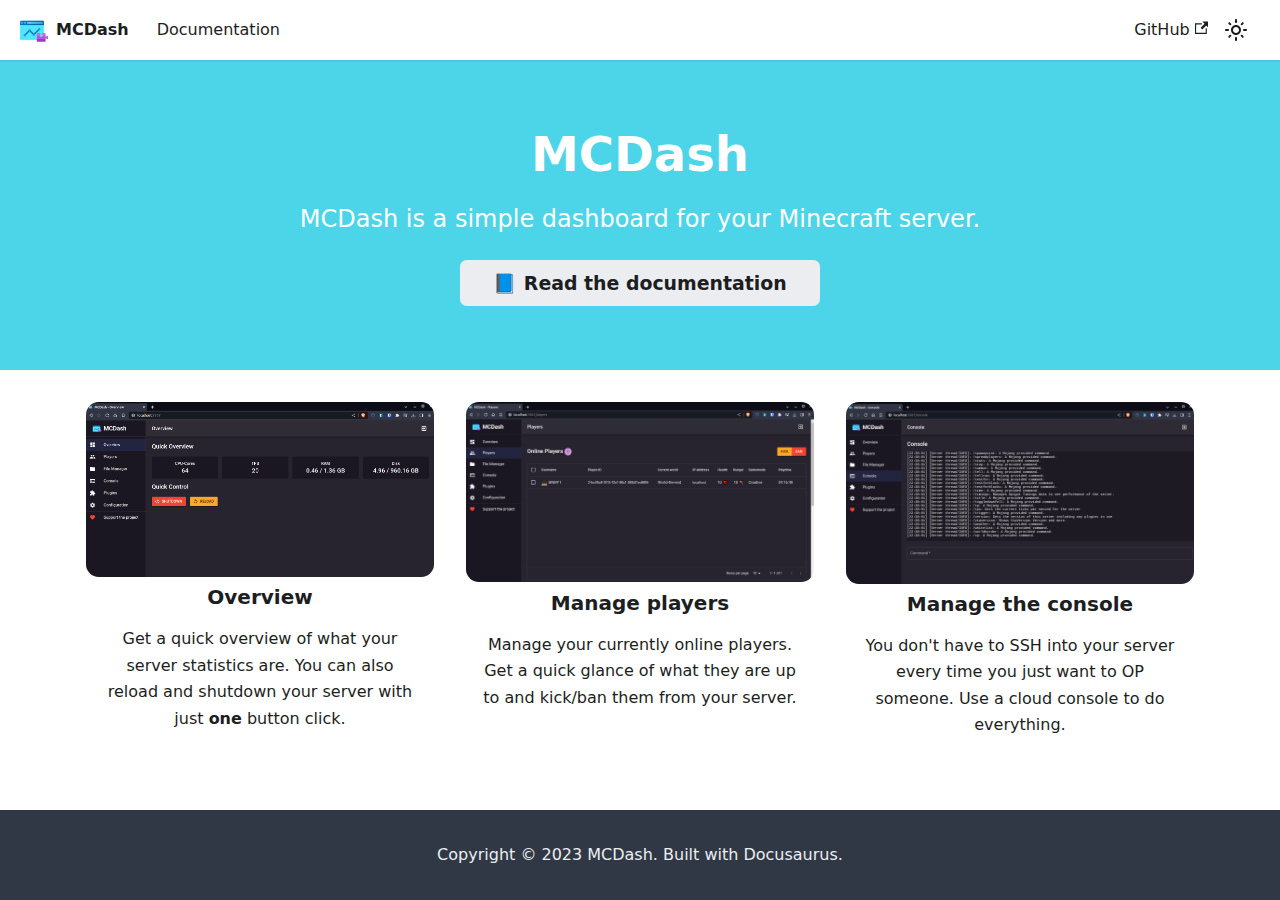
<file: index.html>
<!doctype html>
<html lang="en" dir="ltr" class="plugin-pages plugin-id-default">
<head>
<meta charset="UTF-8">
<meta name="generator" content="Docusaurus v2.4.1">
<title data-rh="true">Home | MCDash</title><meta data-rh="true" name="viewport" content="width=device-width,initial-scale=1"><meta data-rh="true" name="twitter:card" content="summary_large_image"><meta data-rh="true" property="og:url" content="https://mcdash.gnmyt.dev/"><meta data-rh="true" name="docusaurus_locale" content="en"><meta data-rh="true" name="docusaurus_tag" content="default"><meta data-rh="true" name="docsearch:language" content="en"><meta data-rh="true" name="docsearch:docusaurus_tag" content="default"><meta data-rh="true" property="og:title" content="Home | MCDash"><meta data-rh="true" name="description" content="The home page of MCDash"><meta data-rh="true" property="og:description" content="The home page of MCDash"><link data-rh="true" rel="icon" href="/img/favicon.ico"><link data-rh="true" rel="canonical" href="https://mcdash.gnmyt.dev/"><link data-rh="true" rel="alternate" href="https://mcdash.gnmyt.dev/" hreflang="en"><link data-rh="true" rel="alternate" href="https://mcdash.gnmyt.dev/" hreflang="x-default"><script data-rh="true">function maybeInsertBanner(){window.__DOCUSAURUS_INSERT_BASEURL_BANNER&&insertBanner()}function insertBanner(){var n=document.getElementById("__docusaurus-base-url-issue-banner-container");if(n){n.innerHTML='\n<div id="__docusaurus-base-url-issue-banner" style="border: thick solid red; background-color: rgb(255, 230, 179); margin: 20px; padding: 20px; font-size: 20px;">\n   <p style="font-weight: bold; font-size: 30px;">Your Docusaurus site did not load properly.</p>\n   <p>A very common reason is a wrong site <a href="https://docusaurus.io/docs/docusaurus.config.js/#baseUrl" style="font-weight: bold;">baseUrl configuration</a>.</p>\n   <p>Current configured baseUrl = <span style="font-weight: bold; color: red;">/</span>  (default value)</p>\n   <p>We suggest trying baseUrl = <span id="__docusaurus-base-url-issue-banner-suggestion-container" style="font-weight: bold; color: green;"></span></p>\n</div>\n';var e=document.getElementById("__docusaurus-base-url-issue-banner-suggestion-container"),s=window.location.pathname,r="/"===s.substr(-1)?s:s+"/";e.innerHTML=r}}window.__DOCUSAURUS_INSERT_BASEURL_BANNER=!0,document.addEventListener("DOMContentLoaded",maybeInsertBanner)</script><link rel="stylesheet" href="/assets/css/styles.df838d4c.css">
<link rel="preload" href="/assets/js/runtime~main.3832889a.js" as="script">
<link rel="preload" href="/assets/js/main.c9412316.js" as="script">
</head>
<body class="navigation-with-keyboard">
<script>!function(){function t(t){document.documentElement.setAttribute("data-theme",t)}var e=function(){var t=null;try{t=new URLSearchParams(window.location.search).get("docusaurus-theme")}catch(t){}return t}()||function(){var t=null;try{t=localStorage.getItem("theme")}catch(t){}return t}();t(null!==e?e:"light")}()</script><div id="__docusaurus">
<div id="__docusaurus-base-url-issue-banner-container"></div><div role="region" aria-label="Skip to main content"><a class="skipToContent_fXgn" href="#__docusaurus_skipToContent_fallback">Skip to main content</a></div><nav aria-label="Main" class="navbar navbar--fixed-top"><div class="navbar__inner"><div class="navbar__items"><button aria-label="Toggle navigation bar" aria-expanded="false" class="navbar__toggle clean-btn" type="button"><svg width="30" height="30" viewBox="0 0 30 30" aria-hidden="true"><path stroke="currentColor" stroke-linecap="round" stroke-miterlimit="10" stroke-width="2" d="M4 7h22M4 15h22M4 23h22"></path></svg></button><a class="navbar__brand" href="/"><div class="navbar__logo"><img src="/img/favicon.png" alt="MCDash" class="themedImage_ToTc themedImage--light_HNdA"><img src="/img/favicon.png" alt="MCDash" class="themedImage_ToTc themedImage--dark_i4oU"></div><b class="navbar__title text--truncate">MCDash</b></a><a class="navbar__item navbar__link" href="/docs/intro">Documentation</a></div><div class="navbar__items navbar__items--right"><a href="https://github.com/gnmyt/MCDash" target="_blank" rel="noopener noreferrer" class="navbar__item navbar__link">GitHub<svg width="13.5" height="13.5" aria-hidden="true" viewBox="0 0 24 24" class="iconExternalLink_nPIU"><path fill="currentColor" d="M21 13v10h-21v-19h12v2h-10v15h17v-8h2zm3-12h-10.988l4.035 4-6.977 7.07 2.828 2.828 6.977-7.07 4.125 4.172v-11z"></path></svg></a><div class="toggle_vylO colorModeToggle_DEke"><button class="clean-btn toggleButton_gllP toggleButtonDisabled_aARS" type="button" disabled="" title="Switch between dark and light mode (currently light mode)" aria-label="Switch between dark and light mode (currently light mode)" aria-live="polite"><svg viewBox="0 0 24 24" width="24" height="24" class="lightToggleIcon_pyhR"><path fill="currentColor" d="M12,9c1.65,0,3,1.35,3,3s-1.35,3-3,3s-3-1.35-3-3S10.35,9,12,9 M12,7c-2.76,0-5,2.24-5,5s2.24,5,5,5s5-2.24,5-5 S14.76,7,12,7L12,7z M2,13l2,0c0.55,0,1-0.45,1-1s-0.45-1-1-1l-2,0c-0.55,0-1,0.45-1,1S1.45,13,2,13z M20,13l2,0c0.55,0,1-0.45,1-1 s-0.45-1-1-1l-2,0c-0.55,0-1,0.45-1,1S19.45,13,20,13z M11,2v2c0,0.55,0.45,1,1,1s1-0.45,1-1V2c0-0.55-0.45-1-1-1S11,1.45,11,2z M11,20v2c0,0.55,0.45,1,1,1s1-0.45,1-1v-2c0-0.55-0.45-1-1-1C11.45,19,11,19.45,11,20z M5.99,4.58c-0.39-0.39-1.03-0.39-1.41,0 c-0.39,0.39-0.39,1.03,0,1.41l1.06,1.06c0.39,0.39,1.03,0.39,1.41,0s0.39-1.03,0-1.41L5.99,4.58z M18.36,16.95 c-0.39-0.39-1.03-0.39-1.41,0c-0.39,0.39-0.39,1.03,0,1.41l1.06,1.06c0.39,0.39,1.03,0.39,1.41,0c0.39-0.39,0.39-1.03,0-1.41 L18.36,16.95z M19.42,5.99c0.39-0.39,0.39-1.03,0-1.41c-0.39-0.39-1.03-0.39-1.41,0l-1.06,1.06c-0.39,0.39-0.39,1.03,0,1.41 s1.03,0.39,1.41,0L19.42,5.99z M7.05,18.36c0.39-0.39,0.39-1.03,0-1.41c-0.39-0.39-1.03-0.39-1.41,0l-1.06,1.06 c-0.39,0.39-0.39,1.03,0,1.41s1.03,0.39,1.41,0L7.05,18.36z"></path></svg><svg viewBox="0 0 24 24" width="24" height="24" class="darkToggleIcon_wfgR"><path fill="currentColor" d="M9.37,5.51C9.19,6.15,9.1,6.82,9.1,7.5c0,4.08,3.32,7.4,7.4,7.4c0.68,0,1.35-0.09,1.99-0.27C17.45,17.19,14.93,19,12,19 c-3.86,0-7-3.14-7-7C5,9.07,6.81,6.55,9.37,5.51z M12,3c-4.97,0-9,4.03-9,9s4.03,9,9,9s9-4.03,9-9c0-0.46-0.04-0.92-0.1-1.36 c-0.98,1.37-2.58,2.26-4.4,2.26c-2.98,0-5.4-2.42-5.4-5.4c0-1.81,0.89-3.42,2.26-4.4C12.92,3.04,12.46,3,12,3L12,3z"></path></svg></button></div><div class="searchBox_ZlJk"></div></div></div><div role="presentation" class="navbar-sidebar__backdrop"></div></nav><div id="__docusaurus_skipToContent_fallback" class="main-wrapper mainWrapper_z2l0"><header class="hero hero--primary heroBanner_qdFl"><div class="container"><h1 class="hero__title">MCDash</h1><p class="hero__subtitle">MCDash is a simple dashboard for your Minecraft server.</p><div class="buttons_AeoN"><a class="button button--secondary button--lg" href="/docs/intro">📘 Read the documentation</a></div></div></header><main><section class="features_t9lD"><div class="container"><div class="row"><div class="col col--4"><div class="text--center"><img src="/assets/images/overview-d461741e64ed68f543fb5ab52dfacbd3.png" class="feature-img" alt="Overview" style="border-radius:0.8rem"></div><div class="text--center padding-horiz--md"><h3>Overview</h3><p>Get a quick overview of what your server statistics are. You can also reload and shutdown your server with just <b>one</b> button click.</p></div></div><div class="col col--4"><div class="text--center"><img src="/assets/images/players-36f06511b30ddedacfc8c1952ea4ef9d.png" class="feature-img" alt="Manage players" style="border-radius:0.8rem"></div><div class="text--center padding-horiz--md"><h3>Manage players</h3><p>Manage your currently online players. Get a quick glance of what they are up to and kick/ban them from your server.</p></div></div><div class="col col--4"><div class="text--center"><img src="/assets/images/console-b0e30b46f250a20b455c5b227a8d7804.png" class="feature-img" alt="Manage the console" style="border-radius:0.8rem"></div><div class="text--center padding-horiz--md"><h3>Manage the console</h3><p>You don&#x27;t have to SSH into your server every time you just want to OP someone. Use a cloud console to do everything.</p></div></div></div></div></section></main></div><footer class="footer footer--dark"><div class="container container-fluid"><div class="footer__bottom text--center"><div class="footer__copyright">Copyright © 2023 MCDash. Built with Docusaurus.</div></div></div></footer></div>
<script src="/assets/js/runtime~main.3832889a.js"></script>
<script src="/assets/js/main.c9412316.js"></script>
</body>
</html>
</file>
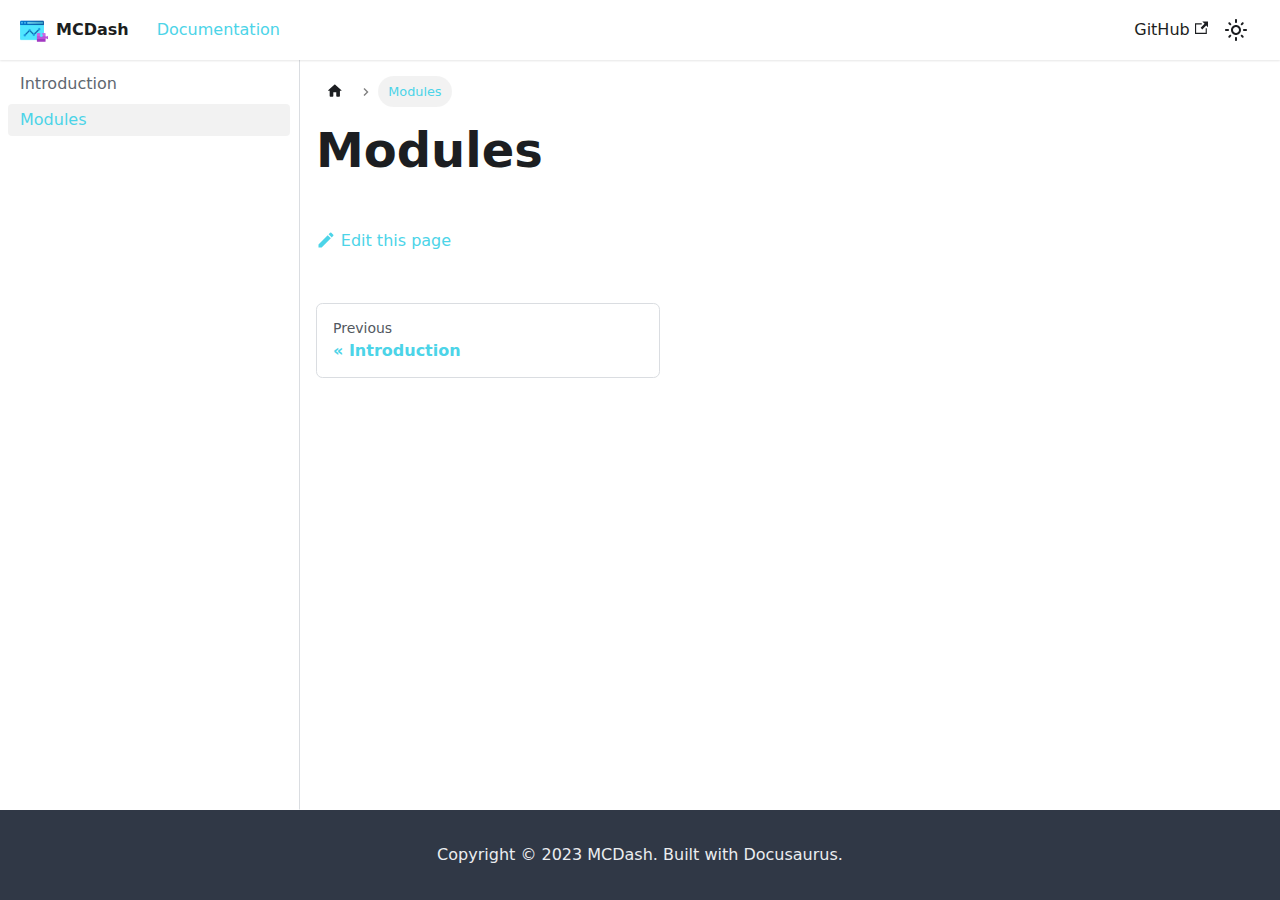
<file: docs/modules/index.html>
<!doctype html>
<html lang="en" dir="ltr" class="docs-wrapper docs-doc-page docs-version-current plugin-docs plugin-id-default docs-doc-id-modules/modules">
<head>
<meta charset="UTF-8">
<meta name="generator" content="Docusaurus v2.4.1">
<title data-rh="true">Modules | MCDash</title><meta data-rh="true" name="viewport" content="width=device-width,initial-scale=1"><meta data-rh="true" name="twitter:card" content="summary_large_image"><meta data-rh="true" property="og:url" content="https://mcdash.gnmyt.dev/docs/modules/"><meta data-rh="true" name="docusaurus_locale" content="en"><meta data-rh="true" name="docsearch:language" content="en"><meta data-rh="true" name="docusaurus_version" content="current"><meta data-rh="true" name="docusaurus_tag" content="docs-default-current"><meta data-rh="true" name="docsearch:version" content="current"><meta data-rh="true" name="docsearch:docusaurus_tag" content="docs-default-current"><meta data-rh="true" property="og:title" content="Modules | MCDash"><link data-rh="true" rel="icon" href="/img/favicon.ico"><link data-rh="true" rel="canonical" href="https://mcdash.gnmyt.dev/docs/modules/"><link data-rh="true" rel="alternate" href="https://mcdash.gnmyt.dev/docs/modules/" hreflang="en"><link data-rh="true" rel="alternate" href="https://mcdash.gnmyt.dev/docs/modules/" hreflang="x-default"><link rel="stylesheet" href="/assets/css/styles.df838d4c.css">
<link rel="preload" href="/assets/js/runtime~main.3832889a.js" as="script">
<link rel="preload" href="/assets/js/main.c9412316.js" as="script">
</head>
<body class="navigation-with-keyboard">
<script>!function(){function t(t){document.documentElement.setAttribute("data-theme",t)}var e=function(){var t=null;try{t=new URLSearchParams(window.location.search).get("docusaurus-theme")}catch(t){}return t}()||function(){var t=null;try{t=localStorage.getItem("theme")}catch(t){}return t}();t(null!==e?e:"light")}()</script><div id="__docusaurus">
<div role="region" aria-label="Skip to main content"><a class="skipToContent_fXgn" href="#__docusaurus_skipToContent_fallback">Skip to main content</a></div><nav aria-label="Main" class="navbar navbar--fixed-top"><div class="navbar__inner"><div class="navbar__items"><button aria-label="Toggle navigation bar" aria-expanded="false" class="navbar__toggle clean-btn" type="button"><svg width="30" height="30" viewBox="0 0 30 30" aria-hidden="true"><path stroke="currentColor" stroke-linecap="round" stroke-miterlimit="10" stroke-width="2" d="M4 7h22M4 15h22M4 23h22"></path></svg></button><a class="navbar__brand" href="/"><div class="navbar__logo"><img src="/img/favicon.png" alt="MCDash" class="themedImage_ToTc themedImage--light_HNdA"><img src="/img/favicon.png" alt="MCDash" class="themedImage_ToTc themedImage--dark_i4oU"></div><b class="navbar__title text--truncate">MCDash</b></a><a aria-current="page" class="navbar__item navbar__link navbar__link--active" href="/docs/intro">Documentation</a></div><div class="navbar__items navbar__items--right"><a href="https://github.com/gnmyt/MCDash" target="_blank" rel="noopener noreferrer" class="navbar__item navbar__link">GitHub<svg width="13.5" height="13.5" aria-hidden="true" viewBox="0 0 24 24" class="iconExternalLink_nPIU"><path fill="currentColor" d="M21 13v10h-21v-19h12v2h-10v15h17v-8h2zm3-12h-10.988l4.035 4-6.977 7.07 2.828 2.828 6.977-7.07 4.125 4.172v-11z"></path></svg></a><div class="toggle_vylO colorModeToggle_DEke"><button class="clean-btn toggleButton_gllP toggleButtonDisabled_aARS" type="button" disabled="" title="Switch between dark and light mode (currently light mode)" aria-label="Switch between dark and light mode (currently light mode)" aria-live="polite"><svg viewBox="0 0 24 24" width="24" height="24" class="lightToggleIcon_pyhR"><path fill="currentColor" d="M12,9c1.65,0,3,1.35,3,3s-1.35,3-3,3s-3-1.35-3-3S10.35,9,12,9 M12,7c-2.76,0-5,2.24-5,5s2.24,5,5,5s5-2.24,5-5 S14.76,7,12,7L12,7z M2,13l2,0c0.55,0,1-0.45,1-1s-0.45-1-1-1l-2,0c-0.55,0-1,0.45-1,1S1.45,13,2,13z M20,13l2,0c0.55,0,1-0.45,1-1 s-0.45-1-1-1l-2,0c-0.55,0-1,0.45-1,1S19.45,13,20,13z M11,2v2c0,0.55,0.45,1,1,1s1-0.45,1-1V2c0-0.55-0.45-1-1-1S11,1.45,11,2z M11,20v2c0,0.55,0.45,1,1,1s1-0.45,1-1v-2c0-0.55-0.45-1-1-1C11.45,19,11,19.45,11,20z M5.99,4.58c-0.39-0.39-1.03-0.39-1.41,0 c-0.39,0.39-0.39,1.03,0,1.41l1.06,1.06c0.39,0.39,1.03,0.39,1.41,0s0.39-1.03,0-1.41L5.99,4.58z M18.36,16.95 c-0.39-0.39-1.03-0.39-1.41,0c-0.39,0.39-0.39,1.03,0,1.41l1.06,1.06c0.39,0.39,1.03,0.39,1.41,0c0.39-0.39,0.39-1.03,0-1.41 L18.36,16.95z M19.42,5.99c0.39-0.39,0.39-1.03,0-1.41c-0.39-0.39-1.03-0.39-1.41,0l-1.06,1.06c-0.39,0.39-0.39,1.03,0,1.41 s1.03,0.39,1.41,0L19.42,5.99z M7.05,18.36c0.39-0.39,0.39-1.03,0-1.41c-0.39-0.39-1.03-0.39-1.41,0l-1.06,1.06 c-0.39,0.39-0.39,1.03,0,1.41s1.03,0.39,1.41,0L7.05,18.36z"></path></svg><svg viewBox="0 0 24 24" width="24" height="24" class="darkToggleIcon_wfgR"><path fill="currentColor" d="M9.37,5.51C9.19,6.15,9.1,6.82,9.1,7.5c0,4.08,3.32,7.4,7.4,7.4c0.68,0,1.35-0.09,1.99-0.27C17.45,17.19,14.93,19,12,19 c-3.86,0-7-3.14-7-7C5,9.07,6.81,6.55,9.37,5.51z M12,3c-4.97,0-9,4.03-9,9s4.03,9,9,9s9-4.03,9-9c0-0.46-0.04-0.92-0.1-1.36 c-0.98,1.37-2.58,2.26-4.4,2.26c-2.98,0-5.4-2.42-5.4-5.4c0-1.81,0.89-3.42,2.26-4.4C12.92,3.04,12.46,3,12,3L12,3z"></path></svg></button></div><div class="searchBox_ZlJk"></div></div></div><div role="presentation" class="navbar-sidebar__backdrop"></div></nav><div id="__docusaurus_skipToContent_fallback" class="main-wrapper mainWrapper_z2l0 docsWrapper_BCFX"><button aria-label="Scroll back to top" class="clean-btn theme-back-to-top-button backToTopButton_sjWU" type="button"></button><div class="docPage__5DB"><aside class="theme-doc-sidebar-container docSidebarContainer_b6E3"><div class="sidebarViewport_Xe31"><div class="sidebar_njMd"><nav aria-label="Docs sidebar" class="menu thin-scrollbar menu_SIkG"><ul class="theme-doc-sidebar-menu menu__list"><li class="theme-doc-sidebar-item-link theme-doc-sidebar-item-link-level-1 menu__list-item"><a class="menu__link" href="/docs/intro">Introduction</a></li><li class="theme-doc-sidebar-item-link theme-doc-sidebar-item-link-level-1 menu__list-item"><a class="menu__link menu__link--active" aria-current="page" href="/docs/modules/">Modules</a></li></ul></nav></div></div></aside><main class="docMainContainer_gTbr"><div class="container padding-top--md padding-bottom--lg"><div class="row"><div class="col docItemCol_VOVn"><div class="docItemContainer_Djhp"><article><nav class="theme-doc-breadcrumbs breadcrumbsContainer_Z_bl" aria-label="Breadcrumbs"><ul class="breadcrumbs" itemscope="" itemtype="https://schema.org/BreadcrumbList"><li class="breadcrumbs__item"><a aria-label="Home page" class="breadcrumbs__link" href="/"><svg viewBox="0 0 24 24" class="breadcrumbHomeIcon_YNFT"><path d="M10 19v-5h4v5c0 .55.45 1 1 1h3c.55 0 1-.45 1-1v-7h1.7c.46 0 .68-.57.33-.87L12.67 3.6c-.38-.34-.96-.34-1.34 0l-8.36 7.53c-.34.3-.13.87.33.87H5v7c0 .55.45 1 1 1h3c.55 0 1-.45 1-1z" fill="currentColor"></path></svg></a></li><li itemscope="" itemprop="itemListElement" itemtype="https://schema.org/ListItem" class="breadcrumbs__item breadcrumbs__item--active"><span class="breadcrumbs__link" itemprop="name">Modules</span><meta itemprop="position" content="1"></li></ul></nav><div class="theme-doc-markdown markdown"><h1>Modules</h1></div><footer class="theme-doc-footer docusaurus-mt-lg"><div class="theme-doc-footer-edit-meta-row row"><div class="col"><a href="https://github.com/gnmyt/MCDash/tree/master/docs/docs/docs/modules/modules.md" target="_blank" rel="noreferrer noopener" class="theme-edit-this-page"><svg fill="currentColor" height="20" width="20" viewBox="0 0 40 40" class="iconEdit_Z9Sw" aria-hidden="true"><g><path d="m34.5 11.7l-3 3.1-6.3-6.3 3.1-3q0.5-0.5 1.2-0.5t1.1 0.5l3.9 3.9q0.5 0.4 0.5 1.1t-0.5 1.2z m-29.5 17.1l18.4-18.5 6.3 6.3-18.4 18.4h-6.3v-6.2z"></path></g></svg>Edit this page</a></div><div class="col lastUpdated_vwxv"></div></div></footer></article><nav class="pagination-nav docusaurus-mt-lg" aria-label="Docs pages"><a class="pagination-nav__link pagination-nav__link--prev" href="/docs/intro"><div class="pagination-nav__sublabel">Previous</div><div class="pagination-nav__label">Introduction</div></a></nav></div></div></div></div></main></div></div><footer class="footer footer--dark"><div class="container container-fluid"><div class="footer__bottom text--center"><div class="footer__copyright">Copyright © 2023 MCDash. Built with Docusaurus.</div></div></div></footer></div>
<script src="/assets/js/runtime~main.3832889a.js"></script>
<script src="/assets/js/main.c9412316.js"></script>
</body>
</html>
</file>
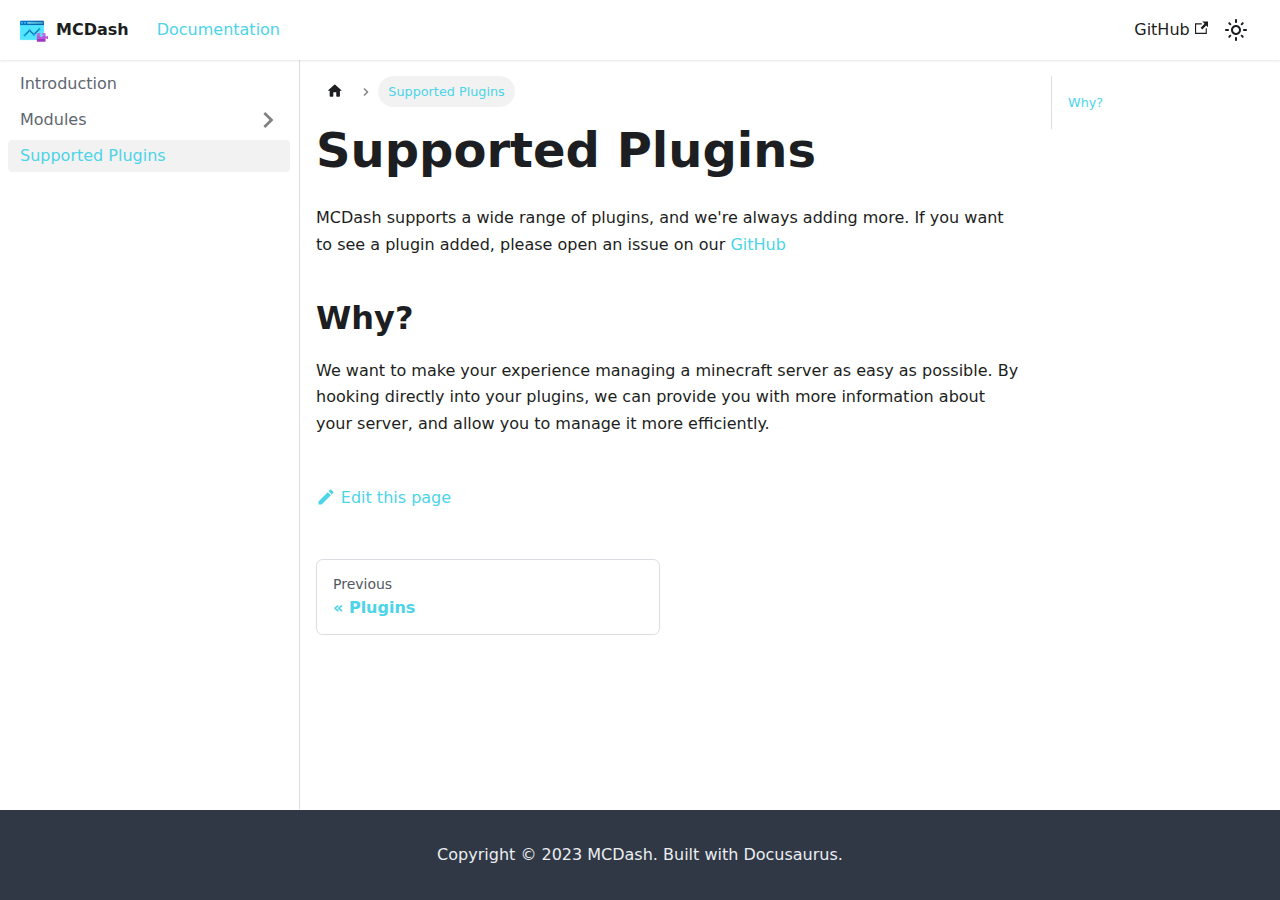
<file: docs/plugins/index.html>
<!doctype html>
<html lang="en" dir="ltr" class="docs-wrapper docs-doc-page docs-version-current plugin-docs plugin-id-default docs-doc-id-plugins/plugins">
<head>
<meta charset="UTF-8">
<meta name="generator" content="Docusaurus v2.4.1">
<title data-rh="true">Supported Plugins | MCDash</title><meta data-rh="true" name="viewport" content="width=device-width,initial-scale=1"><meta data-rh="true" name="twitter:card" content="summary_large_image"><meta data-rh="true" property="og:url" content="https://mcdash.gnmyt.dev/docs/plugins/"><meta data-rh="true" name="docusaurus_locale" content="en"><meta data-rh="true" name="docsearch:language" content="en"><meta data-rh="true" name="docusaurus_version" content="current"><meta data-rh="true" name="docusaurus_tag" content="docs-default-current"><meta data-rh="true" name="docsearch:version" content="current"><meta data-rh="true" name="docsearch:docusaurus_tag" content="docs-default-current"><meta data-rh="true" property="og:title" content="Supported Plugins | MCDash"><meta data-rh="true" name="description" content="MCDash supports a wide range of plugins, and we&#x27;re always adding more. If you want to see a plugin added, please open an issue on our GitHub"><meta data-rh="true" property="og:description" content="MCDash supports a wide range of plugins, and we&#x27;re always adding more. If you want to see a plugin added, please open an issue on our GitHub"><link data-rh="true" rel="icon" href="/img/favicon.ico"><link data-rh="true" rel="canonical" href="https://mcdash.gnmyt.dev/docs/plugins/"><link data-rh="true" rel="alternate" href="https://mcdash.gnmyt.dev/docs/plugins/" hreflang="en"><link data-rh="true" rel="alternate" href="https://mcdash.gnmyt.dev/docs/plugins/" hreflang="x-default"><link rel="stylesheet" href="/assets/css/styles.df838d4c.css">
<link rel="preload" href="/assets/js/runtime~main.894a4918.js" as="script">
<link rel="preload" href="/assets/js/main.c4381c8a.js" as="script">
</head>
<body class="navigation-with-keyboard">
<script>!function(){function t(t){document.documentElement.setAttribute("data-theme",t)}var e=function(){var t=null;try{t=new URLSearchParams(window.location.search).get("docusaurus-theme")}catch(t){}return t}()||function(){var t=null;try{t=localStorage.getItem("theme")}catch(t){}return t}();t(null!==e?e:"light")}()</script><div id="__docusaurus">
<div role="region" aria-label="Skip to main content"><a class="skipToContent_fXgn" href="#__docusaurus_skipToContent_fallback">Skip to main content</a></div><nav aria-label="Main" class="navbar navbar--fixed-top"><div class="navbar__inner"><div class="navbar__items"><button aria-label="Toggle navigation bar" aria-expanded="false" class="navbar__toggle clean-btn" type="button"><svg width="30" height="30" viewBox="0 0 30 30" aria-hidden="true"><path stroke="currentColor" stroke-linecap="round" stroke-miterlimit="10" stroke-width="2" d="M4 7h22M4 15h22M4 23h22"></path></svg></button><a class="navbar__brand" href="/"><div class="navbar__logo"><img src="/img/favicon.png" alt="MCDash" class="themedImage_ToTc themedImage--light_HNdA"><img src="/img/favicon.png" alt="MCDash" class="themedImage_ToTc themedImage--dark_i4oU"></div><b class="navbar__title text--truncate">MCDash</b></a><a aria-current="page" class="navbar__item navbar__link navbar__link--active" href="/docs/intro">Documentation</a></div><div class="navbar__items navbar__items--right"><a href="https://github.com/gnmyt/MCDash" target="_blank" rel="noopener noreferrer" class="navbar__item navbar__link">GitHub<svg width="13.5" height="13.5" aria-hidden="true" viewBox="0 0 24 24" class="iconExternalLink_nPIU"><path fill="currentColor" d="M21 13v10h-21v-19h12v2h-10v15h17v-8h2zm3-12h-10.988l4.035 4-6.977 7.07 2.828 2.828 6.977-7.07 4.125 4.172v-11z"></path></svg></a><div class="toggle_vylO colorModeToggle_DEke"><button class="clean-btn toggleButton_gllP toggleButtonDisabled_aARS" type="button" disabled="" title="Switch between dark and light mode (currently light mode)" aria-label="Switch between dark and light mode (currently light mode)" aria-live="polite"><svg viewBox="0 0 24 24" width="24" height="24" class="lightToggleIcon_pyhR"><path fill="currentColor" d="M12,9c1.65,0,3,1.35,3,3s-1.35,3-3,3s-3-1.35-3-3S10.35,9,12,9 M12,7c-2.76,0-5,2.24-5,5s2.24,5,5,5s5-2.24,5-5 S14.76,7,12,7L12,7z M2,13l2,0c0.55,0,1-0.45,1-1s-0.45-1-1-1l-2,0c-0.55,0-1,0.45-1,1S1.45,13,2,13z M20,13l2,0c0.55,0,1-0.45,1-1 s-0.45-1-1-1l-2,0c-0.55,0-1,0.45-1,1S19.45,13,20,13z M11,2v2c0,0.55,0.45,1,1,1s1-0.45,1-1V2c0-0.55-0.45-1-1-1S11,1.45,11,2z M11,20v2c0,0.55,0.45,1,1,1s1-0.45,1-1v-2c0-0.55-0.45-1-1-1C11.45,19,11,19.45,11,20z M5.99,4.58c-0.39-0.39-1.03-0.39-1.41,0 c-0.39,0.39-0.39,1.03,0,1.41l1.06,1.06c0.39,0.39,1.03,0.39,1.41,0s0.39-1.03,0-1.41L5.99,4.58z M18.36,16.95 c-0.39-0.39-1.03-0.39-1.41,0c-0.39,0.39-0.39,1.03,0,1.41l1.06,1.06c0.39,0.39,1.03,0.39,1.41,0c0.39-0.39,0.39-1.03,0-1.41 L18.36,16.95z M19.42,5.99c0.39-0.39,0.39-1.03,0-1.41c-0.39-0.39-1.03-0.39-1.41,0l-1.06,1.06c-0.39,0.39-0.39,1.03,0,1.41 s1.03,0.39,1.41,0L19.42,5.99z M7.05,18.36c0.39-0.39,0.39-1.03,0-1.41c-0.39-0.39-1.03-0.39-1.41,0l-1.06,1.06 c-0.39,0.39-0.39,1.03,0,1.41s1.03,0.39,1.41,0L7.05,18.36z"></path></svg><svg viewBox="0 0 24 24" width="24" height="24" class="darkToggleIcon_wfgR"><path fill="currentColor" d="M9.37,5.51C9.19,6.15,9.1,6.82,9.1,7.5c0,4.08,3.32,7.4,7.4,7.4c0.68,0,1.35-0.09,1.99-0.27C17.45,17.19,14.93,19,12,19 c-3.86,0-7-3.14-7-7C5,9.07,6.81,6.55,9.37,5.51z M12,3c-4.97,0-9,4.03-9,9s4.03,9,9,9s9-4.03,9-9c0-0.46-0.04-0.92-0.1-1.36 c-0.98,1.37-2.58,2.26-4.4,2.26c-2.98,0-5.4-2.42-5.4-5.4c0-1.81,0.89-3.42,2.26-4.4C12.92,3.04,12.46,3,12,3L12,3z"></path></svg></button></div><div class="searchBox_ZlJk"></div></div></div><div role="presentation" class="navbar-sidebar__backdrop"></div></nav><div id="__docusaurus_skipToContent_fallback" class="main-wrapper mainWrapper_z2l0 docsWrapper_BCFX"><button aria-label="Scroll back to top" class="clean-btn theme-back-to-top-button backToTopButton_sjWU" type="button"></button><div class="docPage__5DB"><aside class="theme-doc-sidebar-container docSidebarContainer_b6E3"><div class="sidebarViewport_Xe31"><div class="sidebar_njMd"><nav aria-label="Docs sidebar" class="menu thin-scrollbar menu_SIkG"><ul class="theme-doc-sidebar-menu menu__list"><li class="theme-doc-sidebar-item-link theme-doc-sidebar-item-link-level-1 menu__list-item"><a class="menu__link" href="/docs/intro">Introduction</a></li><li class="theme-doc-sidebar-item-category theme-doc-sidebar-item-category-level-1 menu__list-item menu__list-item--collapsed"><div class="menu__list-item-collapsible"><a class="menu__link menu__link--sublist" aria-expanded="false" href="/docs/modules/">Modules</a><button aria-label="Toggle the collapsible sidebar category &#x27;Modules&#x27;" type="button" class="clean-btn menu__caret"></button></div></li><li class="theme-doc-sidebar-item-link theme-doc-sidebar-item-link-level-1 menu__list-item"><a class="menu__link menu__link--active" aria-current="page" href="/docs/plugins/">Supported Plugins</a></li></ul></nav></div></div></aside><main class="docMainContainer_gTbr"><div class="container padding-top--md padding-bottom--lg"><div class="row"><div class="col docItemCol_VOVn"><div class="docItemContainer_Djhp"><article><nav class="theme-doc-breadcrumbs breadcrumbsContainer_Z_bl" aria-label="Breadcrumbs"><ul class="breadcrumbs" itemscope="" itemtype="https://schema.org/BreadcrumbList"><li class="breadcrumbs__item"><a aria-label="Home page" class="breadcrumbs__link" href="/"><svg viewBox="0 0 24 24" class="breadcrumbHomeIcon_YNFT"><path d="M10 19v-5h4v5c0 .55.45 1 1 1h3c.55 0 1-.45 1-1v-7h1.7c.46 0 .68-.57.33-.87L12.67 3.6c-.38-.34-.96-.34-1.34 0l-8.36 7.53c-.34.3-.13.87.33.87H5v7c0 .55.45 1 1 1h3c.55 0 1-.45 1-1z" fill="currentColor"></path></svg></a></li><li itemscope="" itemprop="itemListElement" itemtype="https://schema.org/ListItem" class="breadcrumbs__item breadcrumbs__item--active"><span class="breadcrumbs__link" itemprop="name">Supported Plugins</span><meta itemprop="position" content="1"></li></ul></nav><div class="tocCollapsible_ETCw theme-doc-toc-mobile tocMobile_ITEo"><button type="button" class="clean-btn tocCollapsibleButton_TO0P">On this page</button></div><div class="theme-doc-markdown markdown"><h1>Supported Plugins</h1><p>MCDash supports a wide range of plugins, and we&#x27;re always adding more. If you want to see a plugin added, please open an issue on our <a href="https://github.com/gnmyt/MCDash/issues/new" target="_blank" rel="noopener noreferrer">GitHub</a></p><h2 class="anchor anchorWithStickyNavbar_LWe7" id="why">Why?<a href="#why" class="hash-link" aria-label="Direct link to Why?" title="Direct link to Why?">​</a></h2><p>We want to make your experience managing a minecraft server as easy as possible. By hooking directly into your plugins, we can provide you with more information about your server, and allow you to manage it more efficiently.</p></div><footer class="theme-doc-footer docusaurus-mt-lg"><div class="theme-doc-footer-edit-meta-row row"><div class="col"><a href="https://github.com/gnmyt/MCDash/tree/master/docs/docs/plugins/plugins.md" target="_blank" rel="noreferrer noopener" class="theme-edit-this-page"><svg fill="currentColor" height="20" width="20" viewBox="0 0 40 40" class="iconEdit_Z9Sw" aria-hidden="true"><g><path d="m34.5 11.7l-3 3.1-6.3-6.3 3.1-3q0.5-0.5 1.2-0.5t1.1 0.5l3.9 3.9q0.5 0.4 0.5 1.1t-0.5 1.2z m-29.5 17.1l18.4-18.5 6.3 6.3-18.4 18.4h-6.3v-6.2z"></path></g></svg>Edit this page</a></div><div class="col lastUpdated_vwxv"></div></div></footer></article><nav class="pagination-nav docusaurus-mt-lg" aria-label="Docs pages"><a class="pagination-nav__link pagination-nav__link--prev" href="/docs/modules/plugins"><div class="pagination-nav__sublabel">Previous</div><div class="pagination-nav__label">Plugins</div></a></nav></div></div><div class="col col--3"><div class="tableOfContents_bqdL thin-scrollbar theme-doc-toc-desktop"><ul class="table-of-contents table-of-contents__left-border"><li><a href="#why" class="table-of-contents__link toc-highlight">Why?</a></li></ul></div></div></div></div></main></div></div><footer class="footer footer--dark"><div class="container container-fluid"><div class="footer__bottom text--center"><div class="footer__copyright">Copyright © 2023 MCDash. Built with Docusaurus.</div></div></div></footer></div>
<script src="/assets/js/runtime~main.894a4918.js"></script>
<script src="/assets/js/main.c4381c8a.js"></script>
</body>
</html>
</file>
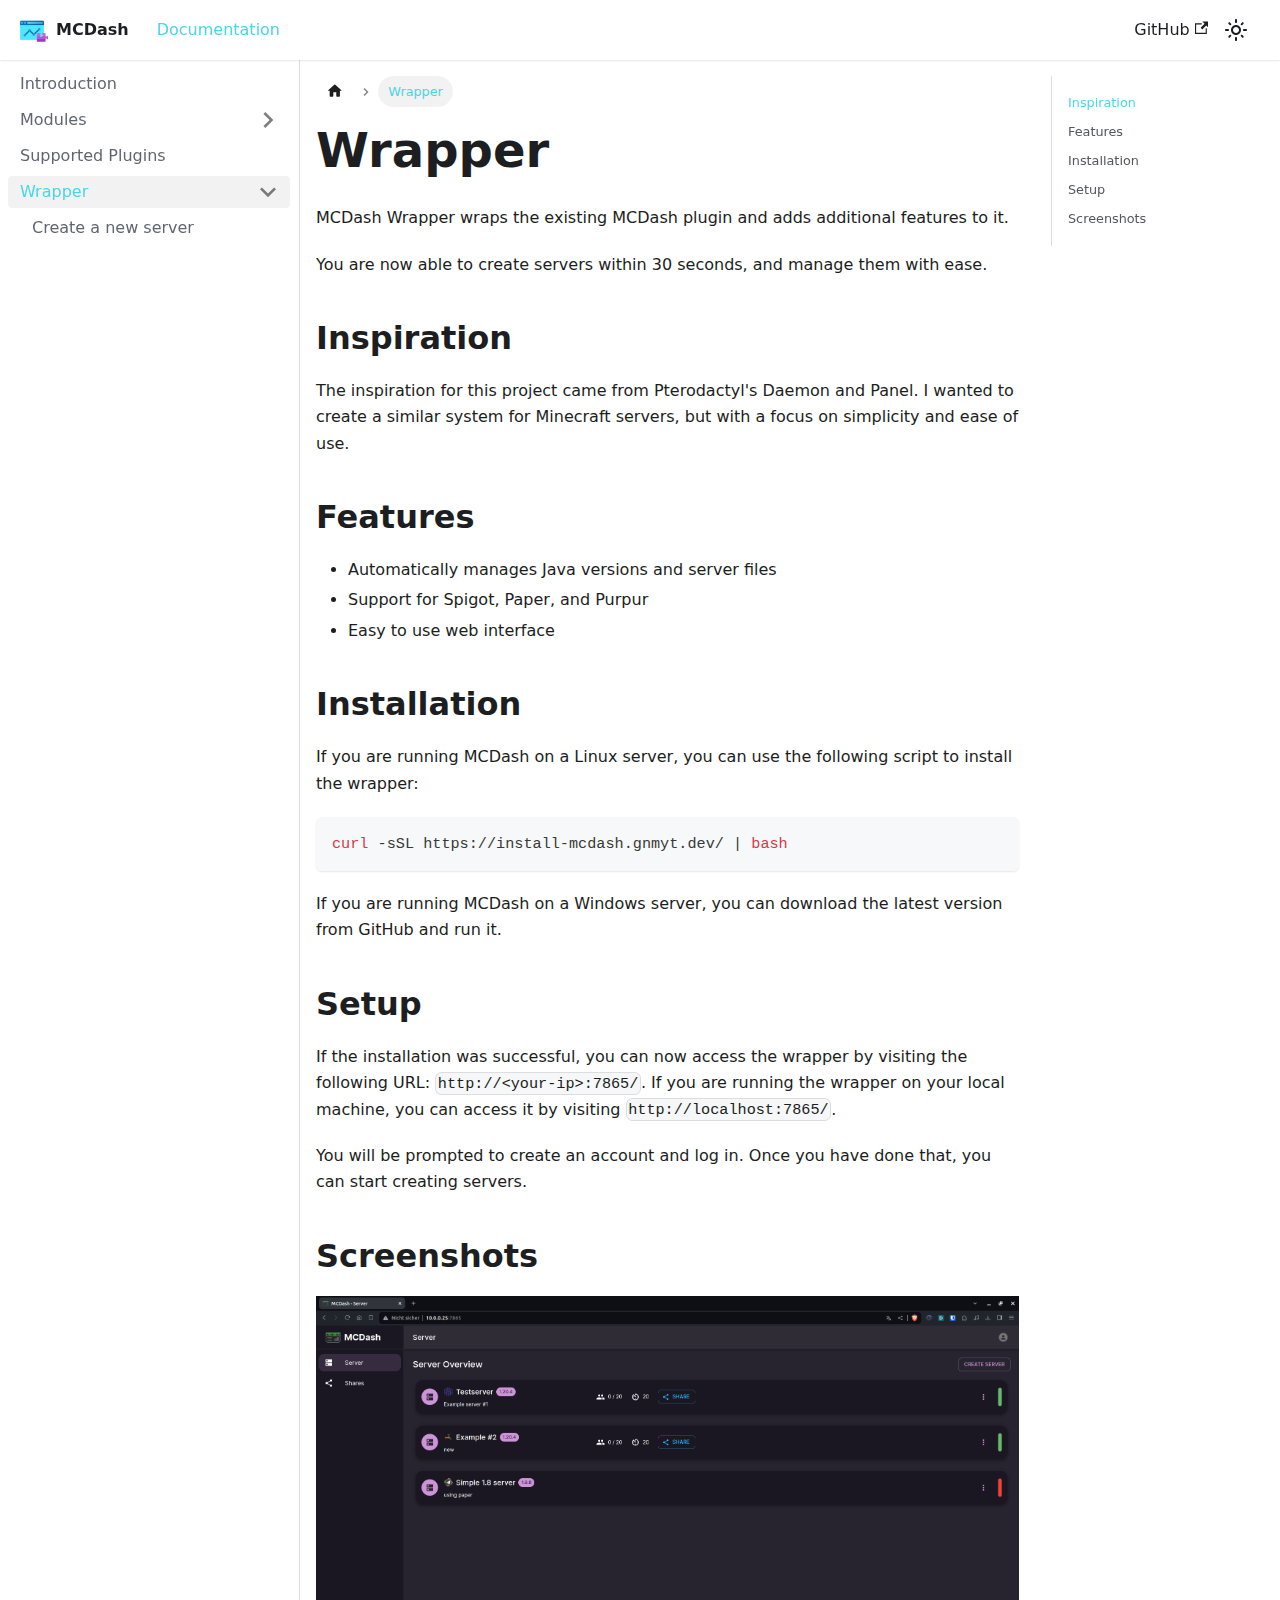
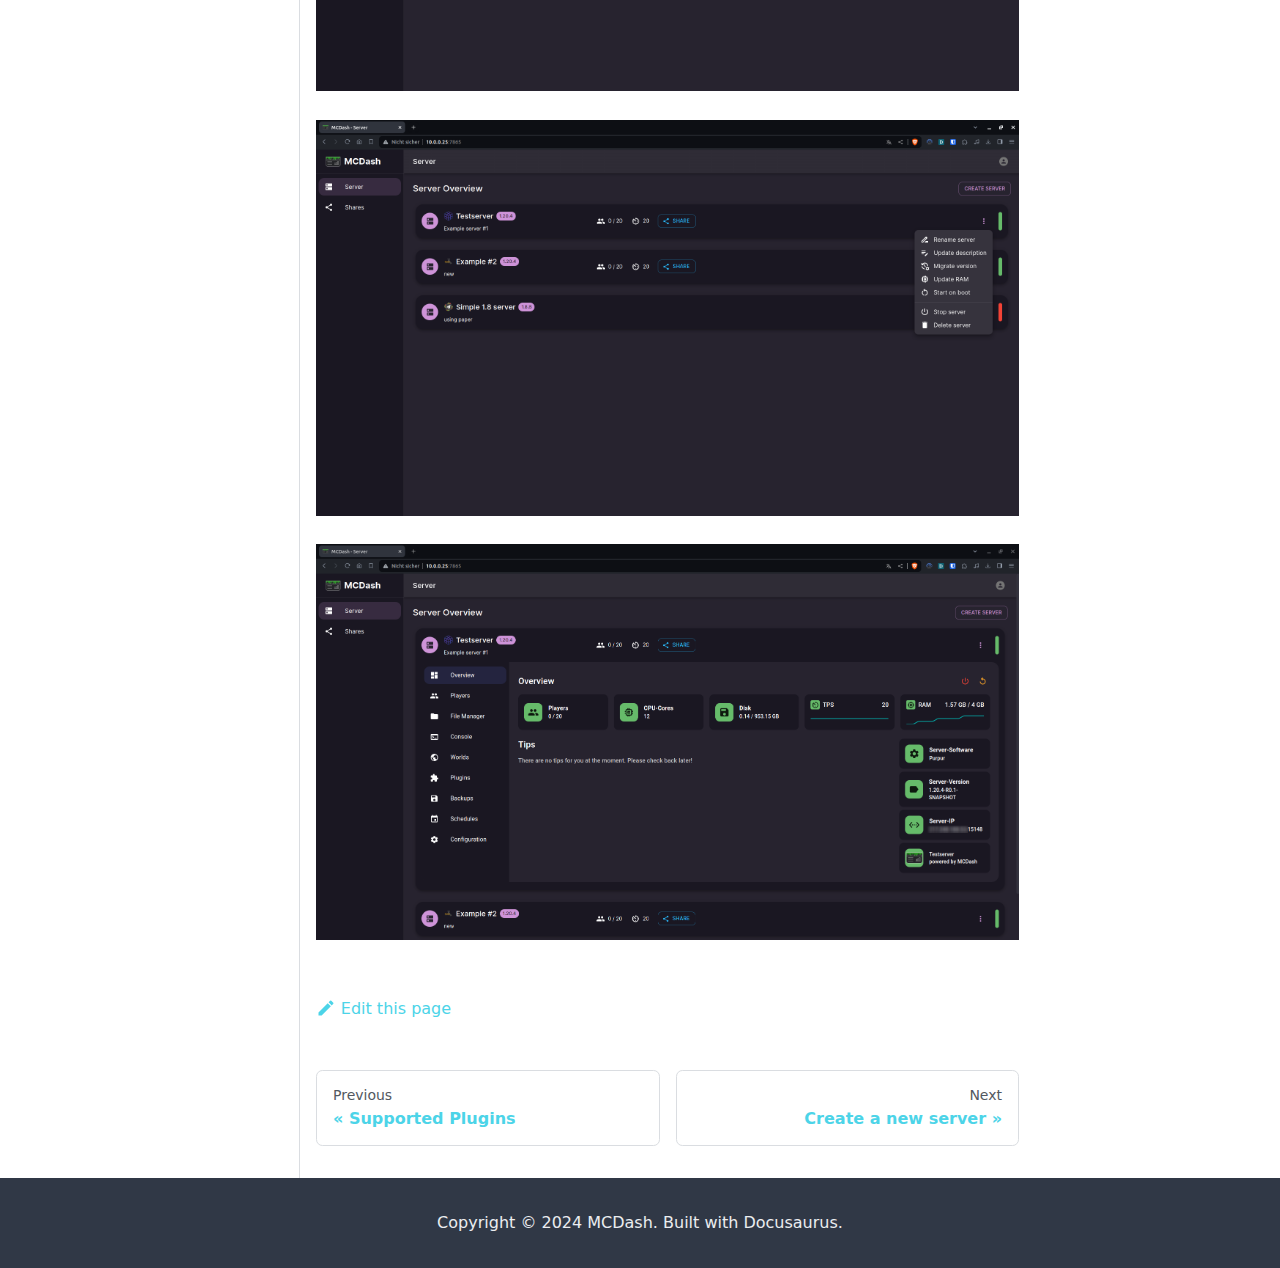
<file: docs/wrapper/index.html>
<!doctype html>
<html lang="en" dir="ltr" class="docs-wrapper docs-doc-page docs-version-current plugin-docs plugin-id-default docs-doc-id-wrapper/wrapper">
<head>
<meta charset="UTF-8">
<meta name="generator" content="Docusaurus v2.4.1">
<title data-rh="true">Wrapper | MCDash</title><meta data-rh="true" name="viewport" content="width=device-width,initial-scale=1"><meta data-rh="true" name="twitter:card" content="summary_large_image"><meta data-rh="true" property="og:url" content="https://mcdash.gnmyt.dev/docs/wrapper/"><meta data-rh="true" name="docusaurus_locale" content="en"><meta data-rh="true" name="docsearch:language" content="en"><meta data-rh="true" name="docusaurus_version" content="current"><meta data-rh="true" name="docusaurus_tag" content="docs-default-current"><meta data-rh="true" name="docsearch:version" content="current"><meta data-rh="true" name="docsearch:docusaurus_tag" content="docs-default-current"><meta data-rh="true" property="og:title" content="Wrapper | MCDash"><meta data-rh="true" name="description" content="MCDash Wrapper wraps the existing MCDash plugin and adds additional features to it."><meta data-rh="true" property="og:description" content="MCDash Wrapper wraps the existing MCDash plugin and adds additional features to it."><link data-rh="true" rel="icon" href="/img/favicon.ico"><link data-rh="true" rel="canonical" href="https://mcdash.gnmyt.dev/docs/wrapper/"><link data-rh="true" rel="alternate" href="https://mcdash.gnmyt.dev/docs/wrapper/" hreflang="en"><link data-rh="true" rel="alternate" href="https://mcdash.gnmyt.dev/docs/wrapper/" hreflang="x-default"><link rel="stylesheet" href="/assets/css/styles.e60cabf4.css">
<link rel="preload" href="/assets/js/runtime~main.63393218.js" as="script">
<link rel="preload" href="/assets/js/main.af91bdfd.js" as="script">
</head>
<body class="navigation-with-keyboard">
<script>!function(){function t(t){document.documentElement.setAttribute("data-theme",t)}var e=function(){var t=null;try{t=new URLSearchParams(window.location.search).get("docusaurus-theme")}catch(t){}return t}()||function(){var t=null;try{t=localStorage.getItem("theme")}catch(t){}return t}();t(null!==e?e:"light")}()</script><div id="__docusaurus">
<div role="region" aria-label="Skip to main content"><a class="skipToContent_fXgn" href="#__docusaurus_skipToContent_fallback">Skip to main content</a></div><nav aria-label="Main" class="navbar navbar--fixed-top"><div class="navbar__inner"><div class="navbar__items"><button aria-label="Toggle navigation bar" aria-expanded="false" class="navbar__toggle clean-btn" type="button"><svg width="30" height="30" viewBox="0 0 30 30" aria-hidden="true"><path stroke="currentColor" stroke-linecap="round" stroke-miterlimit="10" stroke-width="2" d="M4 7h22M4 15h22M4 23h22"></path></svg></button><a class="navbar__brand" href="/"><div class="navbar__logo"><img src="/img/favicon.png" alt="MCDash" class="themedImage_ToTc themedImage--light_HNdA"><img src="/img/favicon.png" alt="MCDash" class="themedImage_ToTc themedImage--dark_i4oU"></div><b class="navbar__title text--truncate">MCDash</b></a><a aria-current="page" class="navbar__item navbar__link navbar__link--active" href="/docs/intro">Documentation</a></div><div class="navbar__items navbar__items--right"><a href="https://github.com/gnmyt/MCDash" target="_blank" rel="noopener noreferrer" class="navbar__item navbar__link">GitHub<svg width="13.5" height="13.5" aria-hidden="true" viewBox="0 0 24 24" class="iconExternalLink_nPIU"><path fill="currentColor" d="M21 13v10h-21v-19h12v2h-10v15h17v-8h2zm3-12h-10.988l4.035 4-6.977 7.07 2.828 2.828 6.977-7.07 4.125 4.172v-11z"></path></svg></a><div class="toggle_vylO colorModeToggle_DEke"><button class="clean-btn toggleButton_gllP toggleButtonDisabled_aARS" type="button" disabled="" title="Switch between dark and light mode (currently light mode)" aria-label="Switch between dark and light mode (currently light mode)" aria-live="polite"><svg viewBox="0 0 24 24" width="24" height="24" class="lightToggleIcon_pyhR"><path fill="currentColor" d="M12,9c1.65,0,3,1.35,3,3s-1.35,3-3,3s-3-1.35-3-3S10.35,9,12,9 M12,7c-2.76,0-5,2.24-5,5s2.24,5,5,5s5-2.24,5-5 S14.76,7,12,7L12,7z M2,13l2,0c0.55,0,1-0.45,1-1s-0.45-1-1-1l-2,0c-0.55,0-1,0.45-1,1S1.45,13,2,13z M20,13l2,0c0.55,0,1-0.45,1-1 s-0.45-1-1-1l-2,0c-0.55,0-1,0.45-1,1S19.45,13,20,13z M11,2v2c0,0.55,0.45,1,1,1s1-0.45,1-1V2c0-0.55-0.45-1-1-1S11,1.45,11,2z M11,20v2c0,0.55,0.45,1,1,1s1-0.45,1-1v-2c0-0.55-0.45-1-1-1C11.45,19,11,19.45,11,20z M5.99,4.58c-0.39-0.39-1.03-0.39-1.41,0 c-0.39,0.39-0.39,1.03,0,1.41l1.06,1.06c0.39,0.39,1.03,0.39,1.41,0s0.39-1.03,0-1.41L5.99,4.58z M18.36,16.95 c-0.39-0.39-1.03-0.39-1.41,0c-0.39,0.39-0.39,1.03,0,1.41l1.06,1.06c0.39,0.39,1.03,0.39,1.41,0c0.39-0.39,0.39-1.03,0-1.41 L18.36,16.95z M19.42,5.99c0.39-0.39,0.39-1.03,0-1.41c-0.39-0.39-1.03-0.39-1.41,0l-1.06,1.06c-0.39,0.39-0.39,1.03,0,1.41 s1.03,0.39,1.41,0L19.42,5.99z M7.05,18.36c0.39-0.39,0.39-1.03,0-1.41c-0.39-0.39-1.03-0.39-1.41,0l-1.06,1.06 c-0.39,0.39-0.39,1.03,0,1.41s1.03,0.39,1.41,0L7.05,18.36z"></path></svg><svg viewBox="0 0 24 24" width="24" height="24" class="darkToggleIcon_wfgR"><path fill="currentColor" d="M9.37,5.51C9.19,6.15,9.1,6.82,9.1,7.5c0,4.08,3.32,7.4,7.4,7.4c0.68,0,1.35-0.09,1.99-0.27C17.45,17.19,14.93,19,12,19 c-3.86,0-7-3.14-7-7C5,9.07,6.81,6.55,9.37,5.51z M12,3c-4.97,0-9,4.03-9,9s4.03,9,9,9s9-4.03,9-9c0-0.46-0.04-0.92-0.1-1.36 c-0.98,1.37-2.58,2.26-4.4,2.26c-2.98,0-5.4-2.42-5.4-5.4c0-1.81,0.89-3.42,2.26-4.4C12.92,3.04,12.46,3,12,3L12,3z"></path></svg></button></div><div class="searchBox_ZlJk"></div></div></div><div role="presentation" class="navbar-sidebar__backdrop"></div></nav><div id="__docusaurus_skipToContent_fallback" class="main-wrapper mainWrapper_z2l0 docsWrapper_BCFX"><button aria-label="Scroll back to top" class="clean-btn theme-back-to-top-button backToTopButton_sjWU" type="button"></button><div class="docPage__5DB"><aside class="theme-doc-sidebar-container docSidebarContainer_b6E3"><div class="sidebarViewport_Xe31"><div class="sidebar_njMd"><nav aria-label="Docs sidebar" class="menu thin-scrollbar menu_SIkG"><ul class="theme-doc-sidebar-menu menu__list"><li class="theme-doc-sidebar-item-link theme-doc-sidebar-item-link-level-1 menu__list-item"><a class="menu__link" href="/docs/intro">Introduction</a></li><li class="theme-doc-sidebar-item-category theme-doc-sidebar-item-category-level-1 menu__list-item menu__list-item--collapsed"><div class="menu__list-item-collapsible"><a class="menu__link menu__link--sublist" aria-expanded="false" href="/docs/modules/">Modules</a><button aria-label="Toggle the collapsible sidebar category &#x27;Modules&#x27;" type="button" class="clean-btn menu__caret"></button></div></li><li class="theme-doc-sidebar-item-link theme-doc-sidebar-item-link-level-1 menu__list-item"><a class="menu__link" href="/docs/plugins/">Supported Plugins</a></li><li class="theme-doc-sidebar-item-category theme-doc-sidebar-item-category-level-1 menu__list-item"><div class="menu__list-item-collapsible menu__list-item-collapsible--active"><a class="menu__link menu__link--sublist menu__link--active" aria-current="page" aria-expanded="true" href="/docs/wrapper/">Wrapper</a><button aria-label="Toggle the collapsible sidebar category &#x27;Wrapper&#x27;" type="button" class="clean-btn menu__caret"></button></div><ul style="display:block;overflow:visible;height:auto" class="menu__list"><li class="theme-doc-sidebar-item-link theme-doc-sidebar-item-link-level-2 menu__list-item"><a class="menu__link" tabindex="0" href="/docs/wrapper/create">Create a new server</a></li></ul></li></ul></nav></div></div></aside><main class="docMainContainer_gTbr"><div class="container padding-top--md padding-bottom--lg"><div class="row"><div class="col docItemCol_VOVn"><div class="docItemContainer_Djhp"><article><nav class="theme-doc-breadcrumbs breadcrumbsContainer_Z_bl" aria-label="Breadcrumbs"><ul class="breadcrumbs" itemscope="" itemtype="https://schema.org/BreadcrumbList"><li class="breadcrumbs__item"><a aria-label="Home page" class="breadcrumbs__link" href="/"><svg viewBox="0 0 24 24" class="breadcrumbHomeIcon_YNFT"><path d="M10 19v-5h4v5c0 .55.45 1 1 1h3c.55 0 1-.45 1-1v-7h1.7c.46 0 .68-.57.33-.87L12.67 3.6c-.38-.34-.96-.34-1.34 0l-8.36 7.53c-.34.3-.13.87.33.87H5v7c0 .55.45 1 1 1h3c.55 0 1-.45 1-1z" fill="currentColor"></path></svg></a></li><li itemscope="" itemprop="itemListElement" itemtype="https://schema.org/ListItem" class="breadcrumbs__item breadcrumbs__item--active"><span class="breadcrumbs__link" itemprop="name">Wrapper</span><meta itemprop="position" content="1"></li></ul></nav><div class="tocCollapsible_ETCw theme-doc-toc-mobile tocMobile_ITEo"><button type="button" class="clean-btn tocCollapsibleButton_TO0P">On this page</button></div><div class="theme-doc-markdown markdown"><h1>Wrapper</h1><p>MCDash Wrapper wraps the existing MCDash plugin and adds additional features to it.</p><p>You are now able to create servers within 30 seconds, and manage them with ease.</p><h2 class="anchor anchorWithStickyNavbar_LWe7" id="inspiration">Inspiration<a href="#inspiration" class="hash-link" aria-label="Direct link to Inspiration" title="Direct link to Inspiration">​</a></h2><p>The inspiration for this project came from Pterodactyl&#x27;s Daemon and Panel. I wanted to create a similar system for
Minecraft servers, but with a focus on simplicity and ease of use.</p><h2 class="anchor anchorWithStickyNavbar_LWe7" id="features">Features<a href="#features" class="hash-link" aria-label="Direct link to Features" title="Direct link to Features">​</a></h2><ul><li>Automatically manages Java versions and server files</li><li>Support for Spigot, Paper, and Purpur</li><li>Easy to use web interface</li></ul><h2 class="anchor anchorWithStickyNavbar_LWe7" id="installation">Installation<a href="#installation" class="hash-link" aria-label="Direct link to Installation" title="Direct link to Installation">​</a></h2><p>If you are running MCDash on a Linux server, you can use the following script to install the wrapper:</p><div class="language-bash codeBlockContainer_Ckt0 theme-code-block" style="--prism-color:#393A34;--prism-background-color:#f6f8fa"><div class="codeBlockContent_biex"><pre tabindex="0" class="prism-code language-bash codeBlock_bY9V thin-scrollbar"><code class="codeBlockLines_e6Vv"><span class="token-line" style="color:#393A34"><span class="token function" style="color:#d73a49">curl</span><span class="token plain"> -sSL https://install-mcdash.gnmyt.dev/ </span><span class="token operator" style="color:#393A34">|</span><span class="token plain"> </span><span class="token function" style="color:#d73a49">bash</span><br></span></code></pre><div class="buttonGroup__atx"><button type="button" aria-label="Copy code to clipboard" title="Copy" class="clean-btn"><span class="copyButtonIcons_eSgA" aria-hidden="true"><svg viewBox="0 0 24 24" class="copyButtonIcon_y97N"><path fill="currentColor" d="M19,21H8V7H19M19,5H8A2,2 0 0,0 6,7V21A2,2 0 0,0 8,23H19A2,2 0 0,0 21,21V7A2,2 0 0,0 19,5M16,1H4A2,2 0 0,0 2,3V17H4V3H16V1Z"></path></svg><svg viewBox="0 0 24 24" class="copyButtonSuccessIcon_LjdS"><path fill="currentColor" d="M21,7L9,19L3.5,13.5L4.91,12.09L9,16.17L19.59,5.59L21,7Z"></path></svg></span></button></div></div></div><p>If you are running MCDash on a Windows server, you can download the latest version from GitHub and run it.</p><h2 class="anchor anchorWithStickyNavbar_LWe7" id="setup">Setup<a href="#setup" class="hash-link" aria-label="Direct link to Setup" title="Direct link to Setup">​</a></h2><p>If the installation was successful, you can now access the wrapper by visiting the following URL:
<code>http://&lt;your-ip&gt;:7865/</code>.
If you are running the wrapper on your local machine, you can access it by visiting <code>http://localhost:7865/</code>.</p><p>You will be prompted to create an account and log in. Once you have done that, you can start creating servers.</p><h2 class="anchor anchorWithStickyNavbar_LWe7" id="screenshots">Screenshots<a href="#screenshots" class="hash-link" aria-label="Direct link to Screenshots" title="Direct link to Screenshots">​</a></h2><p><img loading="lazy" alt="Dashboard" src="/assets/images/home-32188fcb09cc288476b3414345511961.png" width="1919" height="1080" class="img_ev3q"></p><p><img loading="lazy" alt="Menu Open" src="/assets/images/menu-9b4e897f6bde5fc624590475068d83bd.png" width="1918" height="1080" class="img_ev3q"></p><p><img loading="lazy" alt="Dashboard Open" src="/assets/images/open-1c9cb124b5c0b845939a10f68992199b.png" width="1919" height="1080" class="img_ev3q"></p></div><footer class="theme-doc-footer docusaurus-mt-lg"><div class="theme-doc-footer-edit-meta-row row"><div class="col"><a href="https://github.com/gnmyt/MCDash/tree/master/docs/docs/wrapper/wrapper.md" target="_blank" rel="noreferrer noopener" class="theme-edit-this-page"><svg fill="currentColor" height="20" width="20" viewBox="0 0 40 40" class="iconEdit_Z9Sw" aria-hidden="true"><g><path d="m34.5 11.7l-3 3.1-6.3-6.3 3.1-3q0.5-0.5 1.2-0.5t1.1 0.5l3.9 3.9q0.5 0.4 0.5 1.1t-0.5 1.2z m-29.5 17.1l18.4-18.5 6.3 6.3-18.4 18.4h-6.3v-6.2z"></path></g></svg>Edit this page</a></div><div class="col lastUpdated_vwxv"></div></div></footer></article><nav class="pagination-nav docusaurus-mt-lg" aria-label="Docs pages"><a class="pagination-nav__link pagination-nav__link--prev" href="/docs/plugins/"><div class="pagination-nav__sublabel">Previous</div><div class="pagination-nav__label">Supported Plugins</div></a><a class="pagination-nav__link pagination-nav__link--next" href="/docs/wrapper/create"><div class="pagination-nav__sublabel">Next</div><div class="pagination-nav__label">Create a new server</div></a></nav></div></div><div class="col col--3"><div class="tableOfContents_bqdL thin-scrollbar theme-doc-toc-desktop"><ul class="table-of-contents table-of-contents__left-border"><li><a href="#inspiration" class="table-of-contents__link toc-highlight">Inspiration</a></li><li><a href="#features" class="table-of-contents__link toc-highlight">Features</a></li><li><a href="#installation" class="table-of-contents__link toc-highlight">Installation</a></li><li><a href="#setup" class="table-of-contents__link toc-highlight">Setup</a></li><li><a href="#screenshots" class="table-of-contents__link toc-highlight">Screenshots</a></li></ul></div></div></div></div></main></div></div><footer class="footer footer--dark"><div class="container container-fluid"><div class="footer__bottom text--center"><div class="footer__copyright">Copyright © 2024 MCDash. Built with Docusaurus.</div></div></div></footer></div>
<script src="/assets/js/runtime~main.63393218.js"></script>
<script src="/assets/js/main.af91bdfd.js"></script>
</body>
</html>
</file>
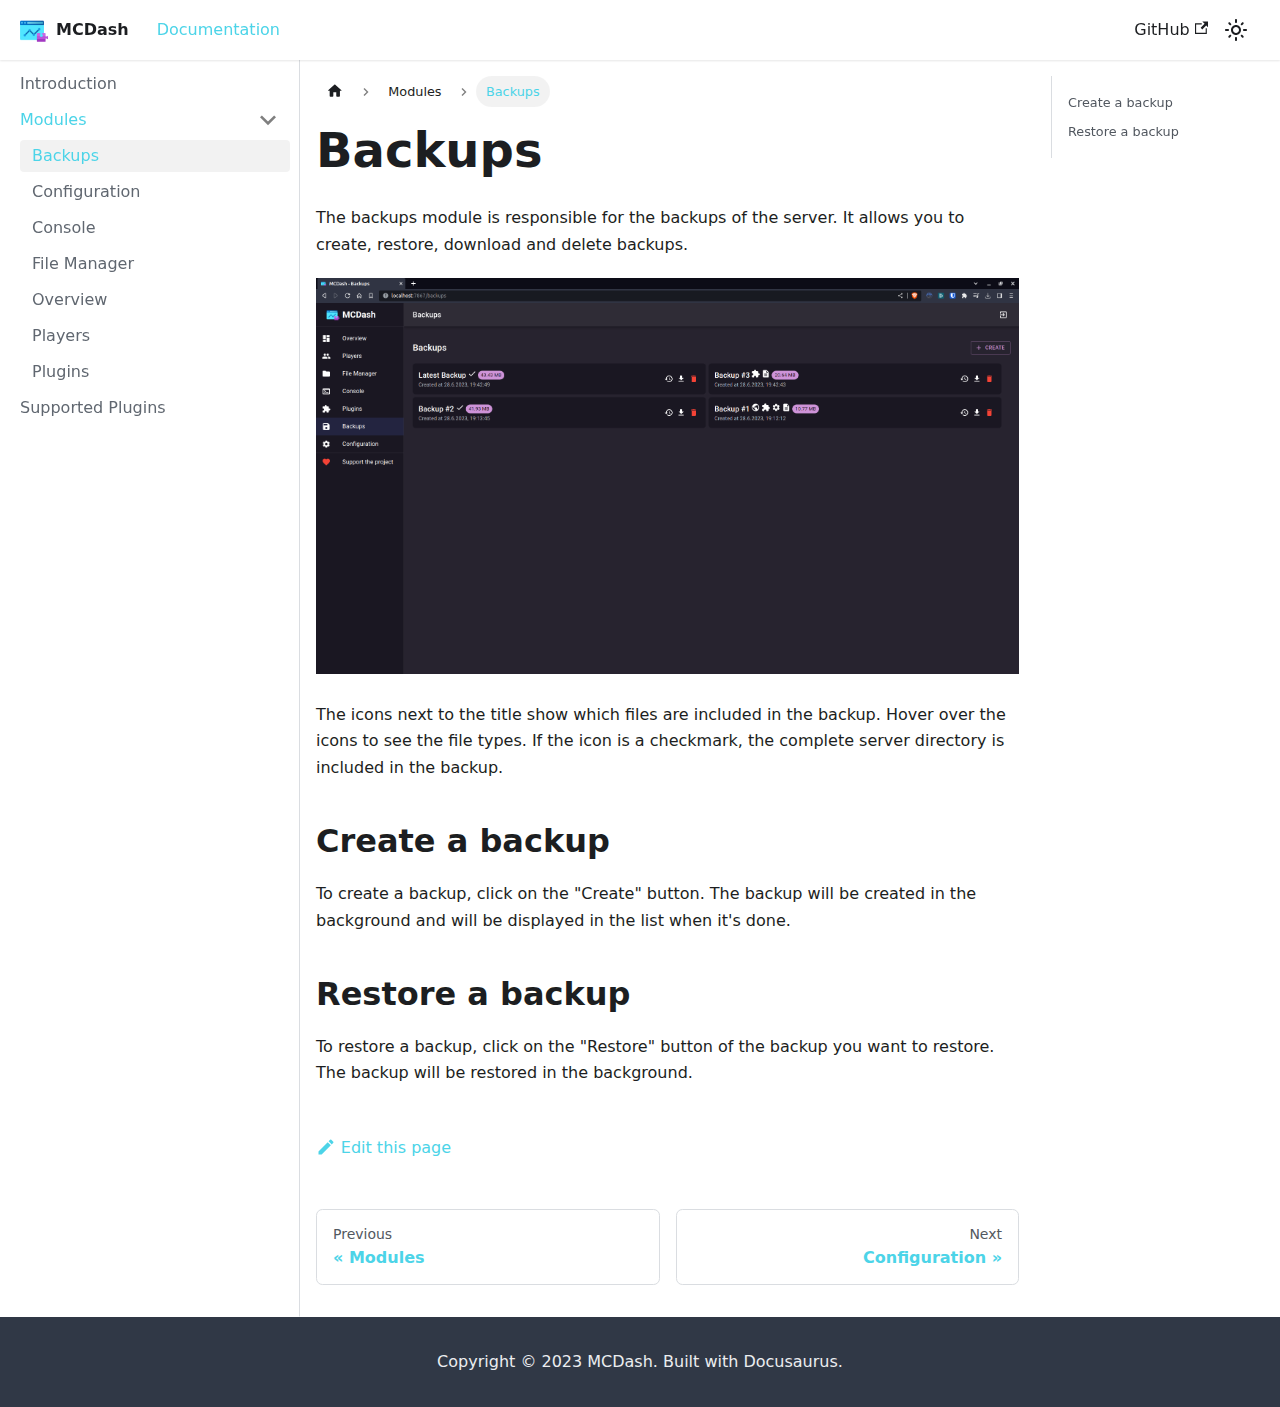
<file: docs/modules/backups/index.html>
<!doctype html>
<html lang="en" dir="ltr" class="docs-wrapper docs-doc-page docs-version-current plugin-docs plugin-id-default docs-doc-id-modules/backups">
<head>
<meta charset="UTF-8">
<meta name="generator" content="Docusaurus v2.4.1">
<title data-rh="true">Backups | MCDash</title><meta data-rh="true" name="viewport" content="width=device-width,initial-scale=1"><meta data-rh="true" name="twitter:card" content="summary_large_image"><meta data-rh="true" property="og:url" content="https://mcdash.gnmyt.dev/docs/modules/backups"><meta data-rh="true" name="docusaurus_locale" content="en"><meta data-rh="true" name="docsearch:language" content="en"><meta data-rh="true" name="docusaurus_version" content="current"><meta data-rh="true" name="docusaurus_tag" content="docs-default-current"><meta data-rh="true" name="docsearch:version" content="current"><meta data-rh="true" name="docsearch:docusaurus_tag" content="docs-default-current"><meta data-rh="true" property="og:title" content="Backups | MCDash"><meta data-rh="true" name="description" content="The backups module is responsible for the backups of the server. It allows you to create, restore, download and delete backups."><meta data-rh="true" property="og:description" content="The backups module is responsible for the backups of the server. It allows you to create, restore, download and delete backups."><link data-rh="true" rel="icon" href="/img/favicon.ico"><link data-rh="true" rel="canonical" href="https://mcdash.gnmyt.dev/docs/modules/backups"><link data-rh="true" rel="alternate" href="https://mcdash.gnmyt.dev/docs/modules/backups" hreflang="en"><link data-rh="true" rel="alternate" href="https://mcdash.gnmyt.dev/docs/modules/backups" hreflang="x-default"><link rel="stylesheet" href="/assets/css/styles.df838d4c.css">
<link rel="preload" href="/assets/js/runtime~main.bafc221f.js" as="script">
<link rel="preload" href="/assets/js/main.ce66e4b4.js" as="script">
</head>
<body class="navigation-with-keyboard">
<script>!function(){function t(t){document.documentElement.setAttribute("data-theme",t)}var e=function(){var t=null;try{t=new URLSearchParams(window.location.search).get("docusaurus-theme")}catch(t){}return t}()||function(){var t=null;try{t=localStorage.getItem("theme")}catch(t){}return t}();t(null!==e?e:"light")}()</script><div id="__docusaurus">
<div role="region" aria-label="Skip to main content"><a class="skipToContent_fXgn" href="#__docusaurus_skipToContent_fallback">Skip to main content</a></div><nav aria-label="Main" class="navbar navbar--fixed-top"><div class="navbar__inner"><div class="navbar__items"><button aria-label="Toggle navigation bar" aria-expanded="false" class="navbar__toggle clean-btn" type="button"><svg width="30" height="30" viewBox="0 0 30 30" aria-hidden="true"><path stroke="currentColor" stroke-linecap="round" stroke-miterlimit="10" stroke-width="2" d="M4 7h22M4 15h22M4 23h22"></path></svg></button><a class="navbar__brand" href="/"><div class="navbar__logo"><img src="/img/favicon.png" alt="MCDash" class="themedImage_ToTc themedImage--light_HNdA"><img src="/img/favicon.png" alt="MCDash" class="themedImage_ToTc themedImage--dark_i4oU"></div><b class="navbar__title text--truncate">MCDash</b></a><a aria-current="page" class="navbar__item navbar__link navbar__link--active" href="/docs/intro">Documentation</a></div><div class="navbar__items navbar__items--right"><a href="https://github.com/gnmyt/MCDash" target="_blank" rel="noopener noreferrer" class="navbar__item navbar__link">GitHub<svg width="13.5" height="13.5" aria-hidden="true" viewBox="0 0 24 24" class="iconExternalLink_nPIU"><path fill="currentColor" d="M21 13v10h-21v-19h12v2h-10v15h17v-8h2zm3-12h-10.988l4.035 4-6.977 7.07 2.828 2.828 6.977-7.07 4.125 4.172v-11z"></path></svg></a><div class="toggle_vylO colorModeToggle_DEke"><button class="clean-btn toggleButton_gllP toggleButtonDisabled_aARS" type="button" disabled="" title="Switch between dark and light mode (currently light mode)" aria-label="Switch between dark and light mode (currently light mode)" aria-live="polite"><svg viewBox="0 0 24 24" width="24" height="24" class="lightToggleIcon_pyhR"><path fill="currentColor" d="M12,9c1.65,0,3,1.35,3,3s-1.35,3-3,3s-3-1.35-3-3S10.35,9,12,9 M12,7c-2.76,0-5,2.24-5,5s2.24,5,5,5s5-2.24,5-5 S14.76,7,12,7L12,7z M2,13l2,0c0.55,0,1-0.45,1-1s-0.45-1-1-1l-2,0c-0.55,0-1,0.45-1,1S1.45,13,2,13z M20,13l2,0c0.55,0,1-0.45,1-1 s-0.45-1-1-1l-2,0c-0.55,0-1,0.45-1,1S19.45,13,20,13z M11,2v2c0,0.55,0.45,1,1,1s1-0.45,1-1V2c0-0.55-0.45-1-1-1S11,1.45,11,2z M11,20v2c0,0.55,0.45,1,1,1s1-0.45,1-1v-2c0-0.55-0.45-1-1-1C11.45,19,11,19.45,11,20z M5.99,4.58c-0.39-0.39-1.03-0.39-1.41,0 c-0.39,0.39-0.39,1.03,0,1.41l1.06,1.06c0.39,0.39,1.03,0.39,1.41,0s0.39-1.03,0-1.41L5.99,4.58z M18.36,16.95 c-0.39-0.39-1.03-0.39-1.41,0c-0.39,0.39-0.39,1.03,0,1.41l1.06,1.06c0.39,0.39,1.03,0.39,1.41,0c0.39-0.39,0.39-1.03,0-1.41 L18.36,16.95z M19.42,5.99c0.39-0.39,0.39-1.03,0-1.41c-0.39-0.39-1.03-0.39-1.41,0l-1.06,1.06c-0.39,0.39-0.39,1.03,0,1.41 s1.03,0.39,1.41,0L19.42,5.99z M7.05,18.36c0.39-0.39,0.39-1.03,0-1.41c-0.39-0.39-1.03-0.39-1.41,0l-1.06,1.06 c-0.39,0.39-0.39,1.03,0,1.41s1.03,0.39,1.41,0L7.05,18.36z"></path></svg><svg viewBox="0 0 24 24" width="24" height="24" class="darkToggleIcon_wfgR"><path fill="currentColor" d="M9.37,5.51C9.19,6.15,9.1,6.82,9.1,7.5c0,4.08,3.32,7.4,7.4,7.4c0.68,0,1.35-0.09,1.99-0.27C17.45,17.19,14.93,19,12,19 c-3.86,0-7-3.14-7-7C5,9.07,6.81,6.55,9.37,5.51z M12,3c-4.97,0-9,4.03-9,9s4.03,9,9,9s9-4.03,9-9c0-0.46-0.04-0.92-0.1-1.36 c-0.98,1.37-2.58,2.26-4.4,2.26c-2.98,0-5.4-2.42-5.4-5.4c0-1.81,0.89-3.42,2.26-4.4C12.92,3.04,12.46,3,12,3L12,3z"></path></svg></button></div><div class="searchBox_ZlJk"></div></div></div><div role="presentation" class="navbar-sidebar__backdrop"></div></nav><div id="__docusaurus_skipToContent_fallback" class="main-wrapper mainWrapper_z2l0 docsWrapper_BCFX"><button aria-label="Scroll back to top" class="clean-btn theme-back-to-top-button backToTopButton_sjWU" type="button"></button><div class="docPage__5DB"><aside class="theme-doc-sidebar-container docSidebarContainer_b6E3"><div class="sidebarViewport_Xe31"><div class="sidebar_njMd"><nav aria-label="Docs sidebar" class="menu thin-scrollbar menu_SIkG"><ul class="theme-doc-sidebar-menu menu__list"><li class="theme-doc-sidebar-item-link theme-doc-sidebar-item-link-level-1 menu__list-item"><a class="menu__link" href="/docs/intro">Introduction</a></li><li class="theme-doc-sidebar-item-category theme-doc-sidebar-item-category-level-1 menu__list-item"><div class="menu__list-item-collapsible"><a class="menu__link menu__link--sublist menu__link--active" aria-expanded="true" href="/docs/modules/">Modules</a><button aria-label="Toggle the collapsible sidebar category &#x27;Modules&#x27;" type="button" class="clean-btn menu__caret"></button></div><ul style="display:block;overflow:visible;height:auto" class="menu__list"><li class="theme-doc-sidebar-item-link theme-doc-sidebar-item-link-level-2 menu__list-item"><a class="menu__link menu__link--active" aria-current="page" tabindex="0" href="/docs/modules/backups">Backups</a></li><li class="theme-doc-sidebar-item-link theme-doc-sidebar-item-link-level-2 menu__list-item"><a class="menu__link" tabindex="0" href="/docs/modules/configuration">Configuration</a></li><li class="theme-doc-sidebar-item-link theme-doc-sidebar-item-link-level-2 menu__list-item"><a class="menu__link" tabindex="0" href="/docs/modules/console">Console</a></li><li class="theme-doc-sidebar-item-link theme-doc-sidebar-item-link-level-2 menu__list-item"><a class="menu__link" tabindex="0" href="/docs/modules/file_manager">File Manager</a></li><li class="theme-doc-sidebar-item-link theme-doc-sidebar-item-link-level-2 menu__list-item"><a class="menu__link" tabindex="0" href="/docs/modules/overview">Overview</a></li><li class="theme-doc-sidebar-item-link theme-doc-sidebar-item-link-level-2 menu__list-item"><a class="menu__link" tabindex="0" href="/docs/modules/players">Players</a></li><li class="theme-doc-sidebar-item-link theme-doc-sidebar-item-link-level-2 menu__list-item"><a class="menu__link" tabindex="0" href="/docs/modules/plugins">Plugins</a></li></ul></li><li class="theme-doc-sidebar-item-link theme-doc-sidebar-item-link-level-1 menu__list-item"><a class="menu__link" href="/docs/plugins/">Supported Plugins</a></li></ul></nav></div></div></aside><main class="docMainContainer_gTbr"><div class="container padding-top--md padding-bottom--lg"><div class="row"><div class="col docItemCol_VOVn"><div class="docItemContainer_Djhp"><article><nav class="theme-doc-breadcrumbs breadcrumbsContainer_Z_bl" aria-label="Breadcrumbs"><ul class="breadcrumbs" itemscope="" itemtype="https://schema.org/BreadcrumbList"><li class="breadcrumbs__item"><a aria-label="Home page" class="breadcrumbs__link" href="/"><svg viewBox="0 0 24 24" class="breadcrumbHomeIcon_YNFT"><path d="M10 19v-5h4v5c0 .55.45 1 1 1h3c.55 0 1-.45 1-1v-7h1.7c.46 0 .68-.57.33-.87L12.67 3.6c-.38-.34-.96-.34-1.34 0l-8.36 7.53c-.34.3-.13.87.33.87H5v7c0 .55.45 1 1 1h3c.55 0 1-.45 1-1z" fill="currentColor"></path></svg></a></li><li itemscope="" itemprop="itemListElement" itemtype="https://schema.org/ListItem" class="breadcrumbs__item"><a class="breadcrumbs__link" itemprop="item" href="/docs/modules/"><span itemprop="name">Modules</span></a><meta itemprop="position" content="1"></li><li itemscope="" itemprop="itemListElement" itemtype="https://schema.org/ListItem" class="breadcrumbs__item breadcrumbs__item--active"><span class="breadcrumbs__link" itemprop="name">Backups</span><meta itemprop="position" content="2"></li></ul></nav><div class="tocCollapsible_ETCw theme-doc-toc-mobile tocMobile_ITEo"><button type="button" class="clean-btn tocCollapsibleButton_TO0P">On this page</button></div><div class="theme-doc-markdown markdown"><h1>Backups</h1><p>The backups module is responsible for the backups of the server. It allows you to create, restore, download and delete backups.</p><p><img loading="lazy" alt="Configuration" src="/assets/images/backups-9c949ff7558e1ece1a82a434c581185b.png" width="1919" height="1080" class="img_ev3q"></p><p>The icons next to the title show which files are included in the backup. Hover over the icons to see the file types.
If the icon is a checkmark, the complete server directory is included in the backup.</p><h2 class="anchor anchorWithStickyNavbar_LWe7" id="create-a-backup">Create a backup<a href="#create-a-backup" class="hash-link" aria-label="Direct link to Create a backup" title="Direct link to Create a backup">​</a></h2><p>To create a backup, click on the &quot;Create&quot; button. The backup will be created in the background and will be displayed in the list when it&#x27;s done.</p><h2 class="anchor anchorWithStickyNavbar_LWe7" id="restore-a-backup">Restore a backup<a href="#restore-a-backup" class="hash-link" aria-label="Direct link to Restore a backup" title="Direct link to Restore a backup">​</a></h2><p>To restore a backup, click on the &quot;Restore&quot; button of the backup you want to restore. The backup will be restored in the background.</p></div><footer class="theme-doc-footer docusaurus-mt-lg"><div class="theme-doc-footer-edit-meta-row row"><div class="col"><a href="https://github.com/gnmyt/MCDash/tree/master/docs/docs/modules/backups.md" target="_blank" rel="noreferrer noopener" class="theme-edit-this-page"><svg fill="currentColor" height="20" width="20" viewBox="0 0 40 40" class="iconEdit_Z9Sw" aria-hidden="true"><g><path d="m34.5 11.7l-3 3.1-6.3-6.3 3.1-3q0.5-0.5 1.2-0.5t1.1 0.5l3.9 3.9q0.5 0.4 0.5 1.1t-0.5 1.2z m-29.5 17.1l18.4-18.5 6.3 6.3-18.4 18.4h-6.3v-6.2z"></path></g></svg>Edit this page</a></div><div class="col lastUpdated_vwxv"></div></div></footer></article><nav class="pagination-nav docusaurus-mt-lg" aria-label="Docs pages"><a class="pagination-nav__link pagination-nav__link--prev" href="/docs/modules/"><div class="pagination-nav__sublabel">Previous</div><div class="pagination-nav__label">Modules</div></a><a class="pagination-nav__link pagination-nav__link--next" href="/docs/modules/configuration"><div class="pagination-nav__sublabel">Next</div><div class="pagination-nav__label">Configuration</div></a></nav></div></div><div class="col col--3"><div class="tableOfContents_bqdL thin-scrollbar theme-doc-toc-desktop"><ul class="table-of-contents table-of-contents__left-border"><li><a href="#create-a-backup" class="table-of-contents__link toc-highlight">Create a backup</a></li><li><a href="#restore-a-backup" class="table-of-contents__link toc-highlight">Restore a backup</a></li></ul></div></div></div></div></main></div></div><footer class="footer footer--dark"><div class="container container-fluid"><div class="footer__bottom text--center"><div class="footer__copyright">Copyright © 2023 MCDash. Built with Docusaurus.</div></div></div></footer></div>
<script src="/assets/js/runtime~main.bafc221f.js"></script>
<script src="/assets/js/main.ce66e4b4.js"></script>
</body>
</html>
</file>
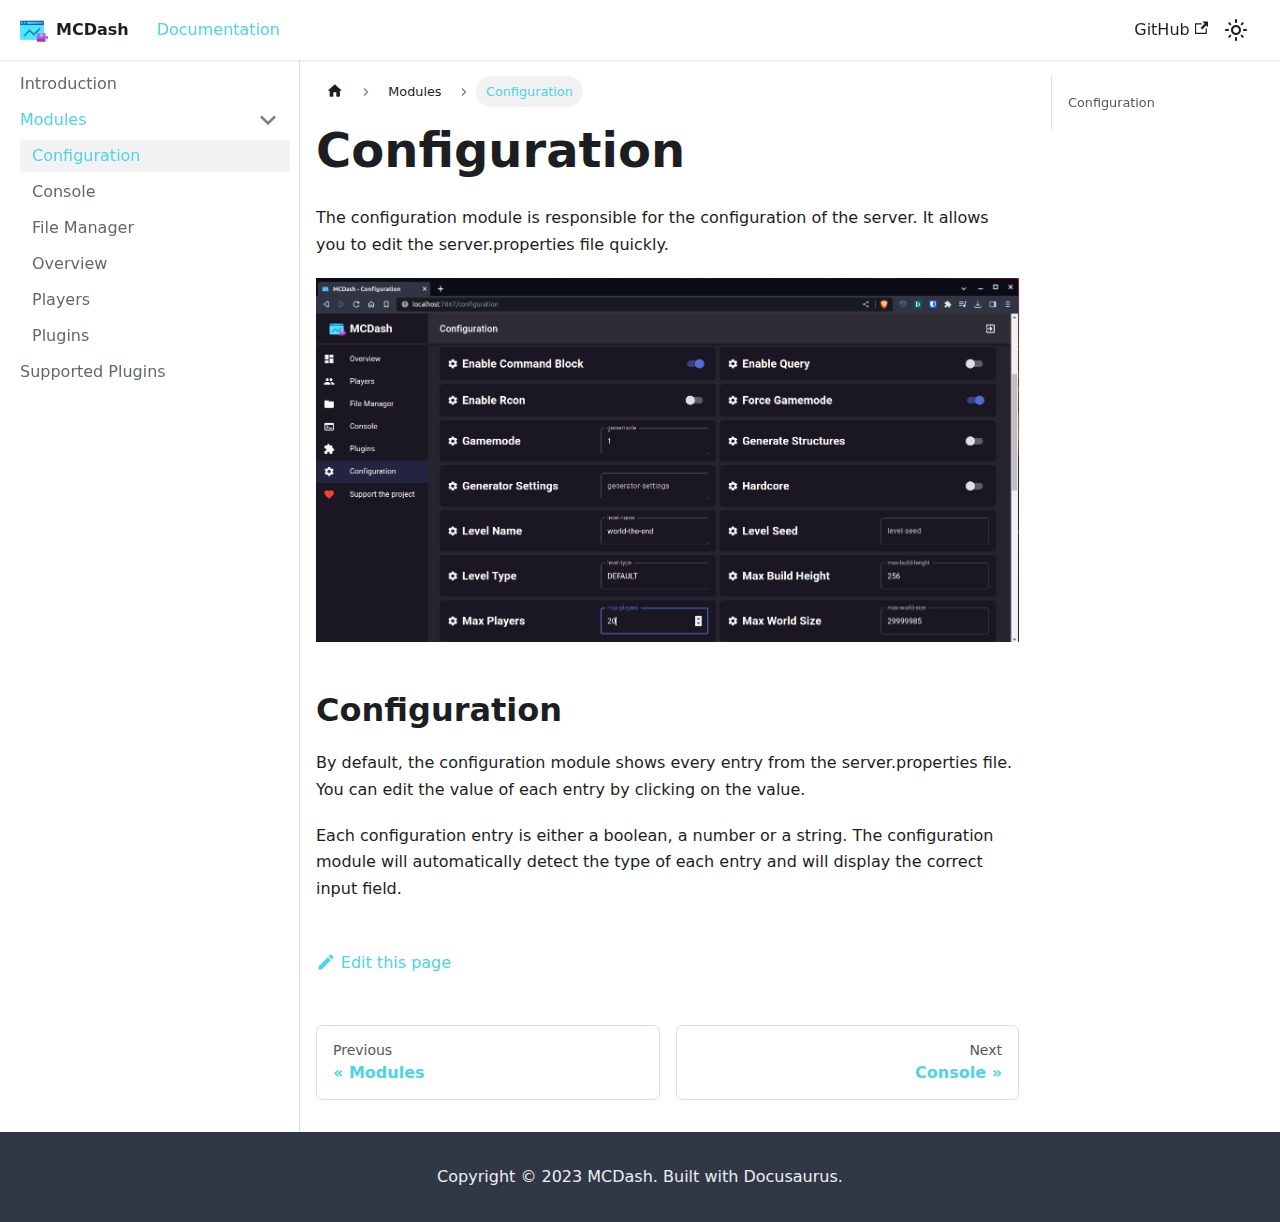
<file: docs/modules/configuration/index.html>
<!doctype html>
<html lang="en" dir="ltr" class="docs-wrapper docs-doc-page docs-version-current plugin-docs plugin-id-default docs-doc-id-modules/configuration">
<head>
<meta charset="UTF-8">
<meta name="generator" content="Docusaurus v2.4.1">
<title data-rh="true">Configuration | MCDash</title><meta data-rh="true" name="viewport" content="width=device-width,initial-scale=1"><meta data-rh="true" name="twitter:card" content="summary_large_image"><meta data-rh="true" property="og:url" content="https://mcdash.gnmyt.dev/docs/modules/configuration"><meta data-rh="true" name="docusaurus_locale" content="en"><meta data-rh="true" name="docsearch:language" content="en"><meta data-rh="true" name="docusaurus_version" content="current"><meta data-rh="true" name="docusaurus_tag" content="docs-default-current"><meta data-rh="true" name="docsearch:version" content="current"><meta data-rh="true" name="docsearch:docusaurus_tag" content="docs-default-current"><meta data-rh="true" property="og:title" content="Configuration | MCDash"><meta data-rh="true" name="description" content="The configuration module is responsible for the configuration of the server. It allows you to edit the server.properties file quickly."><meta data-rh="true" property="og:description" content="The configuration module is responsible for the configuration of the server. It allows you to edit the server.properties file quickly."><link data-rh="true" rel="icon" href="/img/favicon.ico"><link data-rh="true" rel="canonical" href="https://mcdash.gnmyt.dev/docs/modules/configuration"><link data-rh="true" rel="alternate" href="https://mcdash.gnmyt.dev/docs/modules/configuration" hreflang="en"><link data-rh="true" rel="alternate" href="https://mcdash.gnmyt.dev/docs/modules/configuration" hreflang="x-default"><link rel="stylesheet" href="/assets/css/styles.df838d4c.css">
<link rel="preload" href="/assets/js/runtime~main.894a4918.js" as="script">
<link rel="preload" href="/assets/js/main.c4381c8a.js" as="script">
</head>
<body class="navigation-with-keyboard">
<script>!function(){function t(t){document.documentElement.setAttribute("data-theme",t)}var e=function(){var t=null;try{t=new URLSearchParams(window.location.search).get("docusaurus-theme")}catch(t){}return t}()||function(){var t=null;try{t=localStorage.getItem("theme")}catch(t){}return t}();t(null!==e?e:"light")}()</script><div id="__docusaurus">
<div role="region" aria-label="Skip to main content"><a class="skipToContent_fXgn" href="#__docusaurus_skipToContent_fallback">Skip to main content</a></div><nav aria-label="Main" class="navbar navbar--fixed-top"><div class="navbar__inner"><div class="navbar__items"><button aria-label="Toggle navigation bar" aria-expanded="false" class="navbar__toggle clean-btn" type="button"><svg width="30" height="30" viewBox="0 0 30 30" aria-hidden="true"><path stroke="currentColor" stroke-linecap="round" stroke-miterlimit="10" stroke-width="2" d="M4 7h22M4 15h22M4 23h22"></path></svg></button><a class="navbar__brand" href="/"><div class="navbar__logo"><img src="/img/favicon.png" alt="MCDash" class="themedImage_ToTc themedImage--light_HNdA"><img src="/img/favicon.png" alt="MCDash" class="themedImage_ToTc themedImage--dark_i4oU"></div><b class="navbar__title text--truncate">MCDash</b></a><a aria-current="page" class="navbar__item navbar__link navbar__link--active" href="/docs/intro">Documentation</a></div><div class="navbar__items navbar__items--right"><a href="https://github.com/gnmyt/MCDash" target="_blank" rel="noopener noreferrer" class="navbar__item navbar__link">GitHub<svg width="13.5" height="13.5" aria-hidden="true" viewBox="0 0 24 24" class="iconExternalLink_nPIU"><path fill="currentColor" d="M21 13v10h-21v-19h12v2h-10v15h17v-8h2zm3-12h-10.988l4.035 4-6.977 7.07 2.828 2.828 6.977-7.07 4.125 4.172v-11z"></path></svg></a><div class="toggle_vylO colorModeToggle_DEke"><button class="clean-btn toggleButton_gllP toggleButtonDisabled_aARS" type="button" disabled="" title="Switch between dark and light mode (currently light mode)" aria-label="Switch between dark and light mode (currently light mode)" aria-live="polite"><svg viewBox="0 0 24 24" width="24" height="24" class="lightToggleIcon_pyhR"><path fill="currentColor" d="M12,9c1.65,0,3,1.35,3,3s-1.35,3-3,3s-3-1.35-3-3S10.35,9,12,9 M12,7c-2.76,0-5,2.24-5,5s2.24,5,5,5s5-2.24,5-5 S14.76,7,12,7L12,7z M2,13l2,0c0.55,0,1-0.45,1-1s-0.45-1-1-1l-2,0c-0.55,0-1,0.45-1,1S1.45,13,2,13z M20,13l2,0c0.55,0,1-0.45,1-1 s-0.45-1-1-1l-2,0c-0.55,0-1,0.45-1,1S19.45,13,20,13z M11,2v2c0,0.55,0.45,1,1,1s1-0.45,1-1V2c0-0.55-0.45-1-1-1S11,1.45,11,2z M11,20v2c0,0.55,0.45,1,1,1s1-0.45,1-1v-2c0-0.55-0.45-1-1-1C11.45,19,11,19.45,11,20z M5.99,4.58c-0.39-0.39-1.03-0.39-1.41,0 c-0.39,0.39-0.39,1.03,0,1.41l1.06,1.06c0.39,0.39,1.03,0.39,1.41,0s0.39-1.03,0-1.41L5.99,4.58z M18.36,16.95 c-0.39-0.39-1.03-0.39-1.41,0c-0.39,0.39-0.39,1.03,0,1.41l1.06,1.06c0.39,0.39,1.03,0.39,1.41,0c0.39-0.39,0.39-1.03,0-1.41 L18.36,16.95z M19.42,5.99c0.39-0.39,0.39-1.03,0-1.41c-0.39-0.39-1.03-0.39-1.41,0l-1.06,1.06c-0.39,0.39-0.39,1.03,0,1.41 s1.03,0.39,1.41,0L19.42,5.99z M7.05,18.36c0.39-0.39,0.39-1.03,0-1.41c-0.39-0.39-1.03-0.39-1.41,0l-1.06,1.06 c-0.39,0.39-0.39,1.03,0,1.41s1.03,0.39,1.41,0L7.05,18.36z"></path></svg><svg viewBox="0 0 24 24" width="24" height="24" class="darkToggleIcon_wfgR"><path fill="currentColor" d="M9.37,5.51C9.19,6.15,9.1,6.82,9.1,7.5c0,4.08,3.32,7.4,7.4,7.4c0.68,0,1.35-0.09,1.99-0.27C17.45,17.19,14.93,19,12,19 c-3.86,0-7-3.14-7-7C5,9.07,6.81,6.55,9.37,5.51z M12,3c-4.97,0-9,4.03-9,9s4.03,9,9,9s9-4.03,9-9c0-0.46-0.04-0.92-0.1-1.36 c-0.98,1.37-2.58,2.26-4.4,2.26c-2.98,0-5.4-2.42-5.4-5.4c0-1.81,0.89-3.42,2.26-4.4C12.92,3.04,12.46,3,12,3L12,3z"></path></svg></button></div><div class="searchBox_ZlJk"></div></div></div><div role="presentation" class="navbar-sidebar__backdrop"></div></nav><div id="__docusaurus_skipToContent_fallback" class="main-wrapper mainWrapper_z2l0 docsWrapper_BCFX"><button aria-label="Scroll back to top" class="clean-btn theme-back-to-top-button backToTopButton_sjWU" type="button"></button><div class="docPage__5DB"><aside class="theme-doc-sidebar-container docSidebarContainer_b6E3"><div class="sidebarViewport_Xe31"><div class="sidebar_njMd"><nav aria-label="Docs sidebar" class="menu thin-scrollbar menu_SIkG"><ul class="theme-doc-sidebar-menu menu__list"><li class="theme-doc-sidebar-item-link theme-doc-sidebar-item-link-level-1 menu__list-item"><a class="menu__link" href="/docs/intro">Introduction</a></li><li class="theme-doc-sidebar-item-category theme-doc-sidebar-item-category-level-1 menu__list-item"><div class="menu__list-item-collapsible"><a class="menu__link menu__link--sublist menu__link--active" aria-expanded="true" href="/docs/modules/">Modules</a><button aria-label="Toggle the collapsible sidebar category &#x27;Modules&#x27;" type="button" class="clean-btn menu__caret"></button></div><ul style="display:block;overflow:visible;height:auto" class="menu__list"><li class="theme-doc-sidebar-item-link theme-doc-sidebar-item-link-level-2 menu__list-item"><a class="menu__link menu__link--active" aria-current="page" tabindex="0" href="/docs/modules/configuration">Configuration</a></li><li class="theme-doc-sidebar-item-link theme-doc-sidebar-item-link-level-2 menu__list-item"><a class="menu__link" tabindex="0" href="/docs/modules/console">Console</a></li><li class="theme-doc-sidebar-item-link theme-doc-sidebar-item-link-level-2 menu__list-item"><a class="menu__link" tabindex="0" href="/docs/modules/file_manager">File Manager</a></li><li class="theme-doc-sidebar-item-link theme-doc-sidebar-item-link-level-2 menu__list-item"><a class="menu__link" tabindex="0" href="/docs/modules/overview">Overview</a></li><li class="theme-doc-sidebar-item-link theme-doc-sidebar-item-link-level-2 menu__list-item"><a class="menu__link" tabindex="0" href="/docs/modules/players">Players</a></li><li class="theme-doc-sidebar-item-link theme-doc-sidebar-item-link-level-2 menu__list-item"><a class="menu__link" tabindex="0" href="/docs/modules/plugins">Plugins</a></li></ul></li><li class="theme-doc-sidebar-item-link theme-doc-sidebar-item-link-level-1 menu__list-item"><a class="menu__link" href="/docs/plugins/">Supported Plugins</a></li></ul></nav></div></div></aside><main class="docMainContainer_gTbr"><div class="container padding-top--md padding-bottom--lg"><div class="row"><div class="col docItemCol_VOVn"><div class="docItemContainer_Djhp"><article><nav class="theme-doc-breadcrumbs breadcrumbsContainer_Z_bl" aria-label="Breadcrumbs"><ul class="breadcrumbs" itemscope="" itemtype="https://schema.org/BreadcrumbList"><li class="breadcrumbs__item"><a aria-label="Home page" class="breadcrumbs__link" href="/"><svg viewBox="0 0 24 24" class="breadcrumbHomeIcon_YNFT"><path d="M10 19v-5h4v5c0 .55.45 1 1 1h3c.55 0 1-.45 1-1v-7h1.7c.46 0 .68-.57.33-.87L12.67 3.6c-.38-.34-.96-.34-1.34 0l-8.36 7.53c-.34.3-.13.87.33.87H5v7c0 .55.45 1 1 1h3c.55 0 1-.45 1-1z" fill="currentColor"></path></svg></a></li><li itemscope="" itemprop="itemListElement" itemtype="https://schema.org/ListItem" class="breadcrumbs__item"><a class="breadcrumbs__link" itemprop="item" href="/docs/modules/"><span itemprop="name">Modules</span></a><meta itemprop="position" content="1"></li><li itemscope="" itemprop="itemListElement" itemtype="https://schema.org/ListItem" class="breadcrumbs__item breadcrumbs__item--active"><span class="breadcrumbs__link" itemprop="name">Configuration</span><meta itemprop="position" content="2"></li></ul></nav><div class="tocCollapsible_ETCw theme-doc-toc-mobile tocMobile_ITEo"><button type="button" class="clean-btn tocCollapsibleButton_TO0P">On this page</button></div><div class="theme-doc-markdown markdown"><h1>Configuration</h1><p>The configuration module is responsible for the configuration of the server. It allows you to edit the server.properties file quickly.</p><p><img loading="lazy" alt="Configuration" src="/assets/images/configuration-9fe4805198009199f34f70510f23bb6d.png" width="1501" height="777" class="img_ev3q"></p><h2 class="anchor anchorWithStickyNavbar_LWe7" id="configuration-1">Configuration<a href="#configuration-1" class="hash-link" aria-label="Direct link to Configuration" title="Direct link to Configuration">​</a></h2><p>By default, the configuration module shows every entry from the server.properties file. You can edit the value of each entry by clicking on the value.</p><p>Each configuration entry is either a boolean, a number or a string. The configuration module will automatically detect the type of each entry and will display the correct input field.</p></div><footer class="theme-doc-footer docusaurus-mt-lg"><div class="theme-doc-footer-edit-meta-row row"><div class="col"><a href="https://github.com/gnmyt/MCDash/tree/master/docs/docs/modules/configuration.md" target="_blank" rel="noreferrer noopener" class="theme-edit-this-page"><svg fill="currentColor" height="20" width="20" viewBox="0 0 40 40" class="iconEdit_Z9Sw" aria-hidden="true"><g><path d="m34.5 11.7l-3 3.1-6.3-6.3 3.1-3q0.5-0.5 1.2-0.5t1.1 0.5l3.9 3.9q0.5 0.4 0.5 1.1t-0.5 1.2z m-29.5 17.1l18.4-18.5 6.3 6.3-18.4 18.4h-6.3v-6.2z"></path></g></svg>Edit this page</a></div><div class="col lastUpdated_vwxv"></div></div></footer></article><nav class="pagination-nav docusaurus-mt-lg" aria-label="Docs pages"><a class="pagination-nav__link pagination-nav__link--prev" href="/docs/modules/"><div class="pagination-nav__sublabel">Previous</div><div class="pagination-nav__label">Modules</div></a><a class="pagination-nav__link pagination-nav__link--next" href="/docs/modules/console"><div class="pagination-nav__sublabel">Next</div><div class="pagination-nav__label">Console</div></a></nav></div></div><div class="col col--3"><div class="tableOfContents_bqdL thin-scrollbar theme-doc-toc-desktop"><ul class="table-of-contents table-of-contents__left-border"><li><a href="#configuration-1" class="table-of-contents__link toc-highlight">Configuration</a></li></ul></div></div></div></div></main></div></div><footer class="footer footer--dark"><div class="container container-fluid"><div class="footer__bottom text--center"><div class="footer__copyright">Copyright © 2023 MCDash. Built with Docusaurus.</div></div></div></footer></div>
<script src="/assets/js/runtime~main.894a4918.js"></script>
<script src="/assets/js/main.c4381c8a.js"></script>
</body>
</html>
</file>
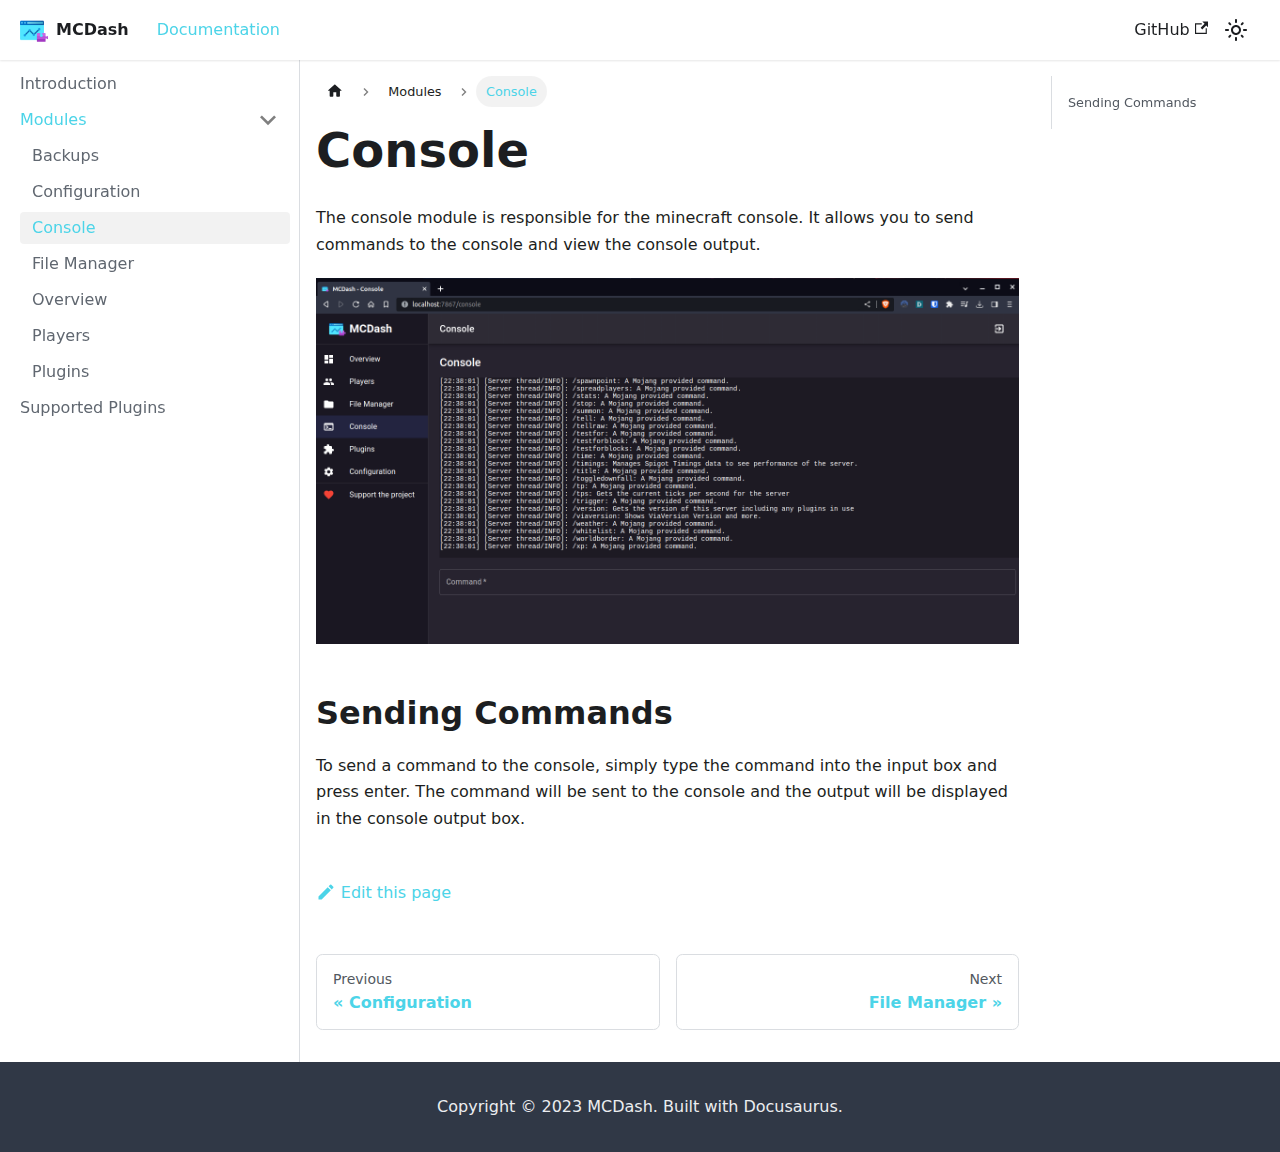
<file: docs/modules/console/index.html>
<!doctype html>
<html lang="en" dir="ltr" class="docs-wrapper docs-doc-page docs-version-current plugin-docs plugin-id-default docs-doc-id-modules/console">
<head>
<meta charset="UTF-8">
<meta name="generator" content="Docusaurus v2.4.1">
<title data-rh="true">Console | MCDash</title><meta data-rh="true" name="viewport" content="width=device-width,initial-scale=1"><meta data-rh="true" name="twitter:card" content="summary_large_image"><meta data-rh="true" property="og:url" content="https://mcdash.gnmyt.dev/docs/modules/console"><meta data-rh="true" name="docusaurus_locale" content="en"><meta data-rh="true" name="docsearch:language" content="en"><meta data-rh="true" name="docusaurus_version" content="current"><meta data-rh="true" name="docusaurus_tag" content="docs-default-current"><meta data-rh="true" name="docsearch:version" content="current"><meta data-rh="true" name="docsearch:docusaurus_tag" content="docs-default-current"><meta data-rh="true" property="og:title" content="Console | MCDash"><meta data-rh="true" name="description" content="The console module is responsible for the minecraft console. It allows you to send commands to the console and view the console output."><meta data-rh="true" property="og:description" content="The console module is responsible for the minecraft console. It allows you to send commands to the console and view the console output."><link data-rh="true" rel="icon" href="/img/favicon.ico"><link data-rh="true" rel="canonical" href="https://mcdash.gnmyt.dev/docs/modules/console"><link data-rh="true" rel="alternate" href="https://mcdash.gnmyt.dev/docs/modules/console" hreflang="en"><link data-rh="true" rel="alternate" href="https://mcdash.gnmyt.dev/docs/modules/console" hreflang="x-default"><link rel="stylesheet" href="/assets/css/styles.e60cabf4.css">
<link rel="preload" href="/assets/js/runtime~main.8ae90648.js" as="script">
<link rel="preload" href="/assets/js/main.ce66e4b4.js" as="script">
</head>
<body class="navigation-with-keyboard">
<script>!function(){function t(t){document.documentElement.setAttribute("data-theme",t)}var e=function(){var t=null;try{t=new URLSearchParams(window.location.search).get("docusaurus-theme")}catch(t){}return t}()||function(){var t=null;try{t=localStorage.getItem("theme")}catch(t){}return t}();t(null!==e?e:"light")}()</script><div id="__docusaurus">
<div role="region" aria-label="Skip to main content"><a class="skipToContent_fXgn" href="#__docusaurus_skipToContent_fallback">Skip to main content</a></div><nav aria-label="Main" class="navbar navbar--fixed-top"><div class="navbar__inner"><div class="navbar__items"><button aria-label="Toggle navigation bar" aria-expanded="false" class="navbar__toggle clean-btn" type="button"><svg width="30" height="30" viewBox="0 0 30 30" aria-hidden="true"><path stroke="currentColor" stroke-linecap="round" stroke-miterlimit="10" stroke-width="2" d="M4 7h22M4 15h22M4 23h22"></path></svg></button><a class="navbar__brand" href="/"><div class="navbar__logo"><img src="/img/favicon.png" alt="MCDash" class="themedImage_ToTc themedImage--light_HNdA"><img src="/img/favicon.png" alt="MCDash" class="themedImage_ToTc themedImage--dark_i4oU"></div><b class="navbar__title text--truncate">MCDash</b></a><a aria-current="page" class="navbar__item navbar__link navbar__link--active" href="/docs/intro">Documentation</a></div><div class="navbar__items navbar__items--right"><a href="https://github.com/gnmyt/MCDash" target="_blank" rel="noopener noreferrer" class="navbar__item navbar__link">GitHub<svg width="13.5" height="13.5" aria-hidden="true" viewBox="0 0 24 24" class="iconExternalLink_nPIU"><path fill="currentColor" d="M21 13v10h-21v-19h12v2h-10v15h17v-8h2zm3-12h-10.988l4.035 4-6.977 7.07 2.828 2.828 6.977-7.07 4.125 4.172v-11z"></path></svg></a><div class="toggle_vylO colorModeToggle_DEke"><button class="clean-btn toggleButton_gllP toggleButtonDisabled_aARS" type="button" disabled="" title="Switch between dark and light mode (currently light mode)" aria-label="Switch between dark and light mode (currently light mode)" aria-live="polite"><svg viewBox="0 0 24 24" width="24" height="24" class="lightToggleIcon_pyhR"><path fill="currentColor" d="M12,9c1.65,0,3,1.35,3,3s-1.35,3-3,3s-3-1.35-3-3S10.35,9,12,9 M12,7c-2.76,0-5,2.24-5,5s2.24,5,5,5s5-2.24,5-5 S14.76,7,12,7L12,7z M2,13l2,0c0.55,0,1-0.45,1-1s-0.45-1-1-1l-2,0c-0.55,0-1,0.45-1,1S1.45,13,2,13z M20,13l2,0c0.55,0,1-0.45,1-1 s-0.45-1-1-1l-2,0c-0.55,0-1,0.45-1,1S19.45,13,20,13z M11,2v2c0,0.55,0.45,1,1,1s1-0.45,1-1V2c0-0.55-0.45-1-1-1S11,1.45,11,2z M11,20v2c0,0.55,0.45,1,1,1s1-0.45,1-1v-2c0-0.55-0.45-1-1-1C11.45,19,11,19.45,11,20z M5.99,4.58c-0.39-0.39-1.03-0.39-1.41,0 c-0.39,0.39-0.39,1.03,0,1.41l1.06,1.06c0.39,0.39,1.03,0.39,1.41,0s0.39-1.03,0-1.41L5.99,4.58z M18.36,16.95 c-0.39-0.39-1.03-0.39-1.41,0c-0.39,0.39-0.39,1.03,0,1.41l1.06,1.06c0.39,0.39,1.03,0.39,1.41,0c0.39-0.39,0.39-1.03,0-1.41 L18.36,16.95z M19.42,5.99c0.39-0.39,0.39-1.03,0-1.41c-0.39-0.39-1.03-0.39-1.41,0l-1.06,1.06c-0.39,0.39-0.39,1.03,0,1.41 s1.03,0.39,1.41,0L19.42,5.99z M7.05,18.36c0.39-0.39,0.39-1.03,0-1.41c-0.39-0.39-1.03-0.39-1.41,0l-1.06,1.06 c-0.39,0.39-0.39,1.03,0,1.41s1.03,0.39,1.41,0L7.05,18.36z"></path></svg><svg viewBox="0 0 24 24" width="24" height="24" class="darkToggleIcon_wfgR"><path fill="currentColor" d="M9.37,5.51C9.19,6.15,9.1,6.82,9.1,7.5c0,4.08,3.32,7.4,7.4,7.4c0.68,0,1.35-0.09,1.99-0.27C17.45,17.19,14.93,19,12,19 c-3.86,0-7-3.14-7-7C5,9.07,6.81,6.55,9.37,5.51z M12,3c-4.97,0-9,4.03-9,9s4.03,9,9,9s9-4.03,9-9c0-0.46-0.04-0.92-0.1-1.36 c-0.98,1.37-2.58,2.26-4.4,2.26c-2.98,0-5.4-2.42-5.4-5.4c0-1.81,0.89-3.42,2.26-4.4C12.92,3.04,12.46,3,12,3L12,3z"></path></svg></button></div><div class="searchBox_ZlJk"></div></div></div><div role="presentation" class="navbar-sidebar__backdrop"></div></nav><div id="__docusaurus_skipToContent_fallback" class="main-wrapper mainWrapper_z2l0 docsWrapper_BCFX"><button aria-label="Scroll back to top" class="clean-btn theme-back-to-top-button backToTopButton_sjWU" type="button"></button><div class="docPage__5DB"><aside class="theme-doc-sidebar-container docSidebarContainer_b6E3"><div class="sidebarViewport_Xe31"><div class="sidebar_njMd"><nav aria-label="Docs sidebar" class="menu thin-scrollbar menu_SIkG"><ul class="theme-doc-sidebar-menu menu__list"><li class="theme-doc-sidebar-item-link theme-doc-sidebar-item-link-level-1 menu__list-item"><a class="menu__link" href="/docs/intro">Introduction</a></li><li class="theme-doc-sidebar-item-category theme-doc-sidebar-item-category-level-1 menu__list-item"><div class="menu__list-item-collapsible"><a class="menu__link menu__link--sublist menu__link--active" aria-expanded="true" href="/docs/modules/">Modules</a><button aria-label="Toggle the collapsible sidebar category &#x27;Modules&#x27;" type="button" class="clean-btn menu__caret"></button></div><ul style="display:block;overflow:visible;height:auto" class="menu__list"><li class="theme-doc-sidebar-item-link theme-doc-sidebar-item-link-level-2 menu__list-item"><a class="menu__link" tabindex="0" href="/docs/modules/backups">Backups</a></li><li class="theme-doc-sidebar-item-link theme-doc-sidebar-item-link-level-2 menu__list-item"><a class="menu__link" tabindex="0" href="/docs/modules/configuration">Configuration</a></li><li class="theme-doc-sidebar-item-link theme-doc-sidebar-item-link-level-2 menu__list-item"><a class="menu__link menu__link--active" aria-current="page" tabindex="0" href="/docs/modules/console">Console</a></li><li class="theme-doc-sidebar-item-link theme-doc-sidebar-item-link-level-2 menu__list-item"><a class="menu__link" tabindex="0" href="/docs/modules/file_manager">File Manager</a></li><li class="theme-doc-sidebar-item-link theme-doc-sidebar-item-link-level-2 menu__list-item"><a class="menu__link" tabindex="0" href="/docs/modules/overview">Overview</a></li><li class="theme-doc-sidebar-item-link theme-doc-sidebar-item-link-level-2 menu__list-item"><a class="menu__link" tabindex="0" href="/docs/modules/players">Players</a></li><li class="theme-doc-sidebar-item-link theme-doc-sidebar-item-link-level-2 menu__list-item"><a class="menu__link" tabindex="0" href="/docs/modules/plugins">Plugins</a></li></ul></li><li class="theme-doc-sidebar-item-link theme-doc-sidebar-item-link-level-1 menu__list-item"><a class="menu__link" href="/docs/plugins/">Supported Plugins</a></li></ul></nav></div></div></aside><main class="docMainContainer_gTbr"><div class="container padding-top--md padding-bottom--lg"><div class="row"><div class="col docItemCol_VOVn"><div class="docItemContainer_Djhp"><article><nav class="theme-doc-breadcrumbs breadcrumbsContainer_Z_bl" aria-label="Breadcrumbs"><ul class="breadcrumbs" itemscope="" itemtype="https://schema.org/BreadcrumbList"><li class="breadcrumbs__item"><a aria-label="Home page" class="breadcrumbs__link" href="/"><svg viewBox="0 0 24 24" class="breadcrumbHomeIcon_YNFT"><path d="M10 19v-5h4v5c0 .55.45 1 1 1h3c.55 0 1-.45 1-1v-7h1.7c.46 0 .68-.57.33-.87L12.67 3.6c-.38-.34-.96-.34-1.34 0l-8.36 7.53c-.34.3-.13.87.33.87H5v7c0 .55.45 1 1 1h3c.55 0 1-.45 1-1z" fill="currentColor"></path></svg></a></li><li itemscope="" itemprop="itemListElement" itemtype="https://schema.org/ListItem" class="breadcrumbs__item"><a class="breadcrumbs__link" itemprop="item" href="/docs/modules/"><span itemprop="name">Modules</span></a><meta itemprop="position" content="1"></li><li itemscope="" itemprop="itemListElement" itemtype="https://schema.org/ListItem" class="breadcrumbs__item breadcrumbs__item--active"><span class="breadcrumbs__link" itemprop="name">Console</span><meta itemprop="position" content="2"></li></ul></nav><div class="tocCollapsible_ETCw theme-doc-toc-mobile tocMobile_ITEo"><button type="button" class="clean-btn tocCollapsibleButton_TO0P">On this page</button></div><div class="theme-doc-markdown markdown"><h1>Console</h1><p>The console module is responsible for the minecraft console. It allows you to send commands to the console and view the console output.</p><p><img loading="lazy" alt="Console" src="/assets/images/console-b0e30b46f250a20b455c5b227a8d7804.png" width="1496" height="780" class="img_ev3q"></p><h2 class="anchor anchorWithStickyNavbar_LWe7" id="sending-commands">Sending Commands<a href="#sending-commands" class="hash-link" aria-label="Direct link to Sending Commands" title="Direct link to Sending Commands">​</a></h2><p>To send a command to the console, simply type the command into the input box and press enter. The command will be sent to the console and the output will be displayed in the console output box.</p></div><footer class="theme-doc-footer docusaurus-mt-lg"><div class="theme-doc-footer-edit-meta-row row"><div class="col"><a href="https://github.com/gnmyt/MCDash/tree/master/docs/docs/modules/console.md" target="_blank" rel="noreferrer noopener" class="theme-edit-this-page"><svg fill="currentColor" height="20" width="20" viewBox="0 0 40 40" class="iconEdit_Z9Sw" aria-hidden="true"><g><path d="m34.5 11.7l-3 3.1-6.3-6.3 3.1-3q0.5-0.5 1.2-0.5t1.1 0.5l3.9 3.9q0.5 0.4 0.5 1.1t-0.5 1.2z m-29.5 17.1l18.4-18.5 6.3 6.3-18.4 18.4h-6.3v-6.2z"></path></g></svg>Edit this page</a></div><div class="col lastUpdated_vwxv"></div></div></footer></article><nav class="pagination-nav docusaurus-mt-lg" aria-label="Docs pages"><a class="pagination-nav__link pagination-nav__link--prev" href="/docs/modules/configuration"><div class="pagination-nav__sublabel">Previous</div><div class="pagination-nav__label">Configuration</div></a><a class="pagination-nav__link pagination-nav__link--next" href="/docs/modules/file_manager"><div class="pagination-nav__sublabel">Next</div><div class="pagination-nav__label">File Manager</div></a></nav></div></div><div class="col col--3"><div class="tableOfContents_bqdL thin-scrollbar theme-doc-toc-desktop"><ul class="table-of-contents table-of-contents__left-border"><li><a href="#sending-commands" class="table-of-contents__link toc-highlight">Sending Commands</a></li></ul></div></div></div></div></main></div></div><footer class="footer footer--dark"><div class="container container-fluid"><div class="footer__bottom text--center"><div class="footer__copyright">Copyright © 2023 MCDash. Built with Docusaurus.</div></div></div></footer></div>
<script src="/assets/js/runtime~main.8ae90648.js"></script>
<script src="/assets/js/main.ce66e4b4.js"></script>
</body>
</html>
</file>
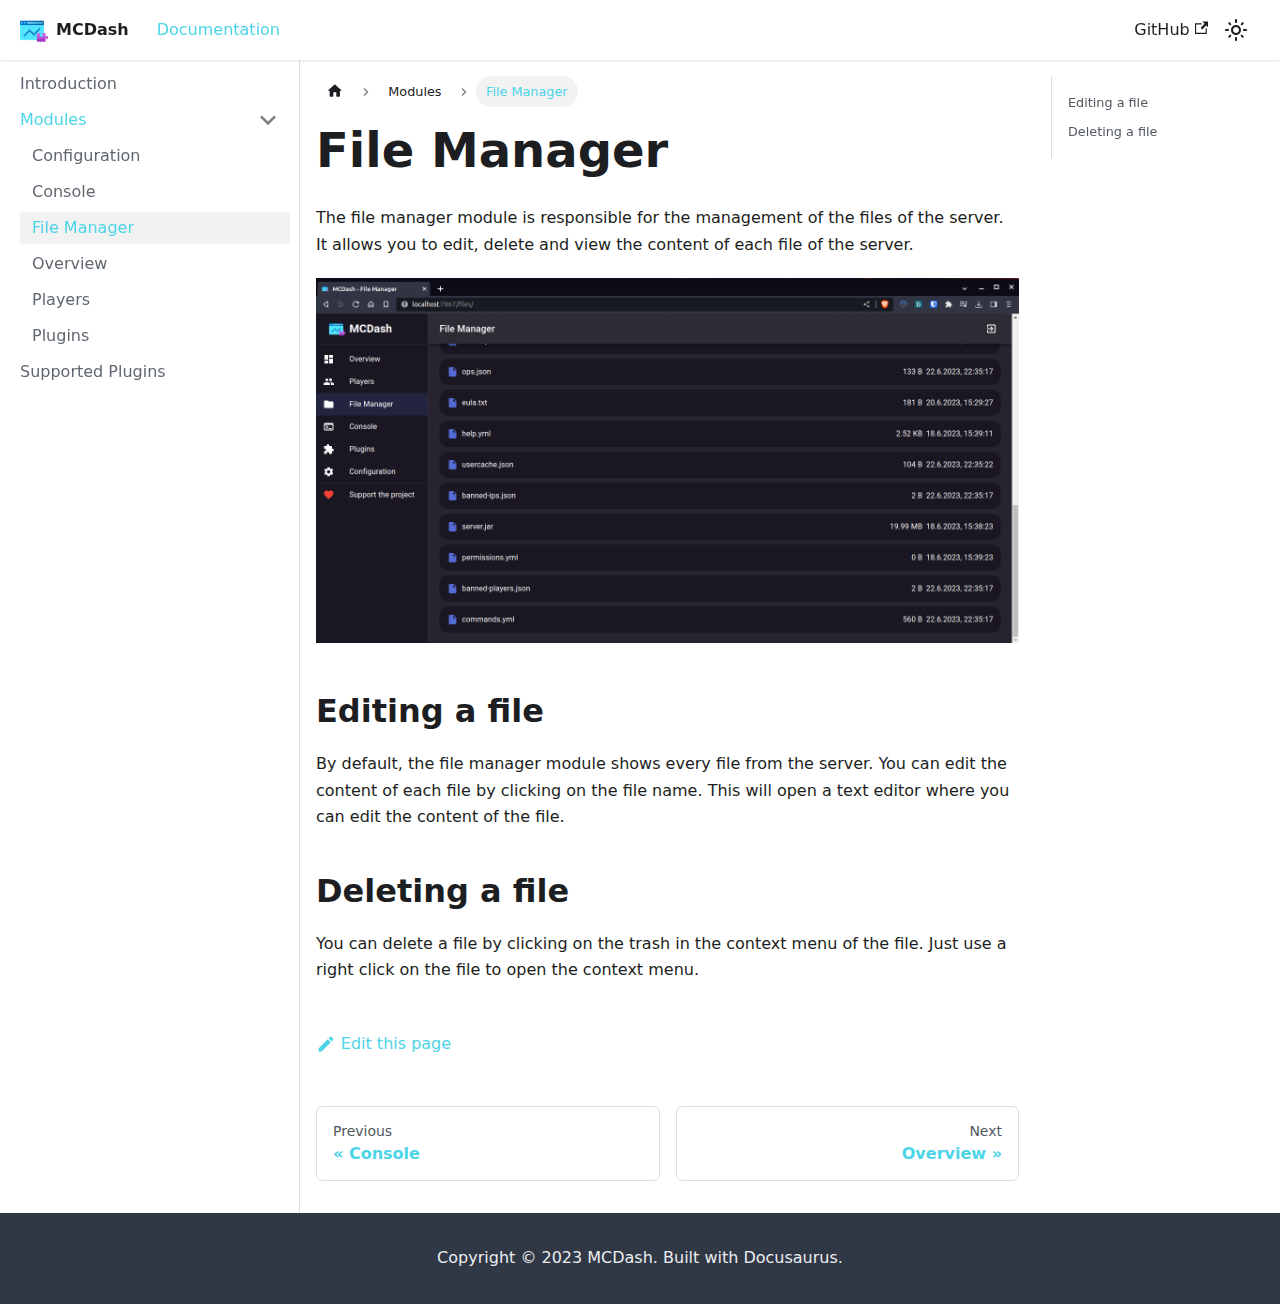
<file: docs/modules/file_manager/index.html>
<!doctype html>
<html lang="en" dir="ltr" class="docs-wrapper docs-doc-page docs-version-current plugin-docs plugin-id-default docs-doc-id-modules/file_manager">
<head>
<meta charset="UTF-8">
<meta name="generator" content="Docusaurus v2.4.1">
<title data-rh="true">File Manager | MCDash</title><meta data-rh="true" name="viewport" content="width=device-width,initial-scale=1"><meta data-rh="true" name="twitter:card" content="summary_large_image"><meta data-rh="true" property="og:url" content="https://mcdash.gnmyt.dev/docs/modules/file_manager"><meta data-rh="true" name="docusaurus_locale" content="en"><meta data-rh="true" name="docsearch:language" content="en"><meta data-rh="true" name="docusaurus_version" content="current"><meta data-rh="true" name="docusaurus_tag" content="docs-default-current"><meta data-rh="true" name="docsearch:version" content="current"><meta data-rh="true" name="docsearch:docusaurus_tag" content="docs-default-current"><meta data-rh="true" property="og:title" content="File Manager | MCDash"><meta data-rh="true" name="description" content="The file manager module is responsible for the management of the files of the server. It allows you to edit, delete and view the content of each file of the server."><meta data-rh="true" property="og:description" content="The file manager module is responsible for the management of the files of the server. It allows you to edit, delete and view the content of each file of the server."><link data-rh="true" rel="icon" href="/img/favicon.ico"><link data-rh="true" rel="canonical" href="https://mcdash.gnmyt.dev/docs/modules/file_manager"><link data-rh="true" rel="alternate" href="https://mcdash.gnmyt.dev/docs/modules/file_manager" hreflang="en"><link data-rh="true" rel="alternate" href="https://mcdash.gnmyt.dev/docs/modules/file_manager" hreflang="x-default"><link rel="stylesheet" href="/assets/css/styles.df838d4c.css">
<link rel="preload" href="/assets/js/runtime~main.894a4918.js" as="script">
<link rel="preload" href="/assets/js/main.c4381c8a.js" as="script">
</head>
<body class="navigation-with-keyboard">
<script>!function(){function t(t){document.documentElement.setAttribute("data-theme",t)}var e=function(){var t=null;try{t=new URLSearchParams(window.location.search).get("docusaurus-theme")}catch(t){}return t}()||function(){var t=null;try{t=localStorage.getItem("theme")}catch(t){}return t}();t(null!==e?e:"light")}()</script><div id="__docusaurus">
<div role="region" aria-label="Skip to main content"><a class="skipToContent_fXgn" href="#__docusaurus_skipToContent_fallback">Skip to main content</a></div><nav aria-label="Main" class="navbar navbar--fixed-top"><div class="navbar__inner"><div class="navbar__items"><button aria-label="Toggle navigation bar" aria-expanded="false" class="navbar__toggle clean-btn" type="button"><svg width="30" height="30" viewBox="0 0 30 30" aria-hidden="true"><path stroke="currentColor" stroke-linecap="round" stroke-miterlimit="10" stroke-width="2" d="M4 7h22M4 15h22M4 23h22"></path></svg></button><a class="navbar__brand" href="/"><div class="navbar__logo"><img src="/img/favicon.png" alt="MCDash" class="themedImage_ToTc themedImage--light_HNdA"><img src="/img/favicon.png" alt="MCDash" class="themedImage_ToTc themedImage--dark_i4oU"></div><b class="navbar__title text--truncate">MCDash</b></a><a aria-current="page" class="navbar__item navbar__link navbar__link--active" href="/docs/intro">Documentation</a></div><div class="navbar__items navbar__items--right"><a href="https://github.com/gnmyt/MCDash" target="_blank" rel="noopener noreferrer" class="navbar__item navbar__link">GitHub<svg width="13.5" height="13.5" aria-hidden="true" viewBox="0 0 24 24" class="iconExternalLink_nPIU"><path fill="currentColor" d="M21 13v10h-21v-19h12v2h-10v15h17v-8h2zm3-12h-10.988l4.035 4-6.977 7.07 2.828 2.828 6.977-7.07 4.125 4.172v-11z"></path></svg></a><div class="toggle_vylO colorModeToggle_DEke"><button class="clean-btn toggleButton_gllP toggleButtonDisabled_aARS" type="button" disabled="" title="Switch between dark and light mode (currently light mode)" aria-label="Switch between dark and light mode (currently light mode)" aria-live="polite"><svg viewBox="0 0 24 24" width="24" height="24" class="lightToggleIcon_pyhR"><path fill="currentColor" d="M12,9c1.65,0,3,1.35,3,3s-1.35,3-3,3s-3-1.35-3-3S10.35,9,12,9 M12,7c-2.76,0-5,2.24-5,5s2.24,5,5,5s5-2.24,5-5 S14.76,7,12,7L12,7z M2,13l2,0c0.55,0,1-0.45,1-1s-0.45-1-1-1l-2,0c-0.55,0-1,0.45-1,1S1.45,13,2,13z M20,13l2,0c0.55,0,1-0.45,1-1 s-0.45-1-1-1l-2,0c-0.55,0-1,0.45-1,1S19.45,13,20,13z M11,2v2c0,0.55,0.45,1,1,1s1-0.45,1-1V2c0-0.55-0.45-1-1-1S11,1.45,11,2z M11,20v2c0,0.55,0.45,1,1,1s1-0.45,1-1v-2c0-0.55-0.45-1-1-1C11.45,19,11,19.45,11,20z M5.99,4.58c-0.39-0.39-1.03-0.39-1.41,0 c-0.39,0.39-0.39,1.03,0,1.41l1.06,1.06c0.39,0.39,1.03,0.39,1.41,0s0.39-1.03,0-1.41L5.99,4.58z M18.36,16.95 c-0.39-0.39-1.03-0.39-1.41,0c-0.39,0.39-0.39,1.03,0,1.41l1.06,1.06c0.39,0.39,1.03,0.39,1.41,0c0.39-0.39,0.39-1.03,0-1.41 L18.36,16.95z M19.42,5.99c0.39-0.39,0.39-1.03,0-1.41c-0.39-0.39-1.03-0.39-1.41,0l-1.06,1.06c-0.39,0.39-0.39,1.03,0,1.41 s1.03,0.39,1.41,0L19.42,5.99z M7.05,18.36c0.39-0.39,0.39-1.03,0-1.41c-0.39-0.39-1.03-0.39-1.41,0l-1.06,1.06 c-0.39,0.39-0.39,1.03,0,1.41s1.03,0.39,1.41,0L7.05,18.36z"></path></svg><svg viewBox="0 0 24 24" width="24" height="24" class="darkToggleIcon_wfgR"><path fill="currentColor" d="M9.37,5.51C9.19,6.15,9.1,6.82,9.1,7.5c0,4.08,3.32,7.4,7.4,7.4c0.68,0,1.35-0.09,1.99-0.27C17.45,17.19,14.93,19,12,19 c-3.86,0-7-3.14-7-7C5,9.07,6.81,6.55,9.37,5.51z M12,3c-4.97,0-9,4.03-9,9s4.03,9,9,9s9-4.03,9-9c0-0.46-0.04-0.92-0.1-1.36 c-0.98,1.37-2.58,2.26-4.4,2.26c-2.98,0-5.4-2.42-5.4-5.4c0-1.81,0.89-3.42,2.26-4.4C12.92,3.04,12.46,3,12,3L12,3z"></path></svg></button></div><div class="searchBox_ZlJk"></div></div></div><div role="presentation" class="navbar-sidebar__backdrop"></div></nav><div id="__docusaurus_skipToContent_fallback" class="main-wrapper mainWrapper_z2l0 docsWrapper_BCFX"><button aria-label="Scroll back to top" class="clean-btn theme-back-to-top-button backToTopButton_sjWU" type="button"></button><div class="docPage__5DB"><aside class="theme-doc-sidebar-container docSidebarContainer_b6E3"><div class="sidebarViewport_Xe31"><div class="sidebar_njMd"><nav aria-label="Docs sidebar" class="menu thin-scrollbar menu_SIkG"><ul class="theme-doc-sidebar-menu menu__list"><li class="theme-doc-sidebar-item-link theme-doc-sidebar-item-link-level-1 menu__list-item"><a class="menu__link" href="/docs/intro">Introduction</a></li><li class="theme-doc-sidebar-item-category theme-doc-sidebar-item-category-level-1 menu__list-item"><div class="menu__list-item-collapsible"><a class="menu__link menu__link--sublist menu__link--active" aria-expanded="true" href="/docs/modules/">Modules</a><button aria-label="Toggle the collapsible sidebar category &#x27;Modules&#x27;" type="button" class="clean-btn menu__caret"></button></div><ul style="display:block;overflow:visible;height:auto" class="menu__list"><li class="theme-doc-sidebar-item-link theme-doc-sidebar-item-link-level-2 menu__list-item"><a class="menu__link" tabindex="0" href="/docs/modules/configuration">Configuration</a></li><li class="theme-doc-sidebar-item-link theme-doc-sidebar-item-link-level-2 menu__list-item"><a class="menu__link" tabindex="0" href="/docs/modules/console">Console</a></li><li class="theme-doc-sidebar-item-link theme-doc-sidebar-item-link-level-2 menu__list-item"><a class="menu__link menu__link--active" aria-current="page" tabindex="0" href="/docs/modules/file_manager">File Manager</a></li><li class="theme-doc-sidebar-item-link theme-doc-sidebar-item-link-level-2 menu__list-item"><a class="menu__link" tabindex="0" href="/docs/modules/overview">Overview</a></li><li class="theme-doc-sidebar-item-link theme-doc-sidebar-item-link-level-2 menu__list-item"><a class="menu__link" tabindex="0" href="/docs/modules/players">Players</a></li><li class="theme-doc-sidebar-item-link theme-doc-sidebar-item-link-level-2 menu__list-item"><a class="menu__link" tabindex="0" href="/docs/modules/plugins">Plugins</a></li></ul></li><li class="theme-doc-sidebar-item-link theme-doc-sidebar-item-link-level-1 menu__list-item"><a class="menu__link" href="/docs/plugins/">Supported Plugins</a></li></ul></nav></div></div></aside><main class="docMainContainer_gTbr"><div class="container padding-top--md padding-bottom--lg"><div class="row"><div class="col docItemCol_VOVn"><div class="docItemContainer_Djhp"><article><nav class="theme-doc-breadcrumbs breadcrumbsContainer_Z_bl" aria-label="Breadcrumbs"><ul class="breadcrumbs" itemscope="" itemtype="https://schema.org/BreadcrumbList"><li class="breadcrumbs__item"><a aria-label="Home page" class="breadcrumbs__link" href="/"><svg viewBox="0 0 24 24" class="breadcrumbHomeIcon_YNFT"><path d="M10 19v-5h4v5c0 .55.45 1 1 1h3c.55 0 1-.45 1-1v-7h1.7c.46 0 .68-.57.33-.87L12.67 3.6c-.38-.34-.96-.34-1.34 0l-8.36 7.53c-.34.3-.13.87.33.87H5v7c0 .55.45 1 1 1h3c.55 0 1-.45 1-1z" fill="currentColor"></path></svg></a></li><li itemscope="" itemprop="itemListElement" itemtype="https://schema.org/ListItem" class="breadcrumbs__item"><a class="breadcrumbs__link" itemprop="item" href="/docs/modules/"><span itemprop="name">Modules</span></a><meta itemprop="position" content="1"></li><li itemscope="" itemprop="itemListElement" itemtype="https://schema.org/ListItem" class="breadcrumbs__item breadcrumbs__item--active"><span class="breadcrumbs__link" itemprop="name">File Manager</span><meta itemprop="position" content="2"></li></ul></nav><div class="tocCollapsible_ETCw theme-doc-toc-mobile tocMobile_ITEo"><button type="button" class="clean-btn tocCollapsibleButton_TO0P">On this page</button></div><div class="theme-doc-markdown markdown"><h1>File Manager</h1><p>The file manager module is responsible for the management of the files of the server. It allows you to edit, delete and view the content of each file of the server.</p><p><img loading="lazy" alt="File Manager" src="/assets/images/file_manager-a9d5177413a3c0ee8c2a498d983bf3be.png" width="1498" height="778" class="img_ev3q"></p><h2 class="anchor anchorWithStickyNavbar_LWe7" id="editing-a-file">Editing a file<a href="#editing-a-file" class="hash-link" aria-label="Direct link to Editing a file" title="Direct link to Editing a file">​</a></h2><p>By default, the file manager module shows every file from the server. You can edit the content of each file by clicking on the file name.
This will open a text editor where you can edit the content of the file.</p><h2 class="anchor anchorWithStickyNavbar_LWe7" id="deleting-a-file">Deleting a file<a href="#deleting-a-file" class="hash-link" aria-label="Direct link to Deleting a file" title="Direct link to Deleting a file">​</a></h2><p>You can delete a file by clicking on the trash in the context menu of the file.
Just use a right click on the file to open the context menu.</p></div><footer class="theme-doc-footer docusaurus-mt-lg"><div class="theme-doc-footer-edit-meta-row row"><div class="col"><a href="https://github.com/gnmyt/MCDash/tree/master/docs/docs/modules/file_manager.md" target="_blank" rel="noreferrer noopener" class="theme-edit-this-page"><svg fill="currentColor" height="20" width="20" viewBox="0 0 40 40" class="iconEdit_Z9Sw" aria-hidden="true"><g><path d="m34.5 11.7l-3 3.1-6.3-6.3 3.1-3q0.5-0.5 1.2-0.5t1.1 0.5l3.9 3.9q0.5 0.4 0.5 1.1t-0.5 1.2z m-29.5 17.1l18.4-18.5 6.3 6.3-18.4 18.4h-6.3v-6.2z"></path></g></svg>Edit this page</a></div><div class="col lastUpdated_vwxv"></div></div></footer></article><nav class="pagination-nav docusaurus-mt-lg" aria-label="Docs pages"><a class="pagination-nav__link pagination-nav__link--prev" href="/docs/modules/console"><div class="pagination-nav__sublabel">Previous</div><div class="pagination-nav__label">Console</div></a><a class="pagination-nav__link pagination-nav__link--next" href="/docs/modules/overview"><div class="pagination-nav__sublabel">Next</div><div class="pagination-nav__label">Overview</div></a></nav></div></div><div class="col col--3"><div class="tableOfContents_bqdL thin-scrollbar theme-doc-toc-desktop"><ul class="table-of-contents table-of-contents__left-border"><li><a href="#editing-a-file" class="table-of-contents__link toc-highlight">Editing a file</a></li><li><a href="#deleting-a-file" class="table-of-contents__link toc-highlight">Deleting a file</a></li></ul></div></div></div></div></main></div></div><footer class="footer footer--dark"><div class="container container-fluid"><div class="footer__bottom text--center"><div class="footer__copyright">Copyright © 2023 MCDash. Built with Docusaurus.</div></div></div></footer></div>
<script src="/assets/js/runtime~main.894a4918.js"></script>
<script src="/assets/js/main.c4381c8a.js"></script>
</body>
</html>
</file>
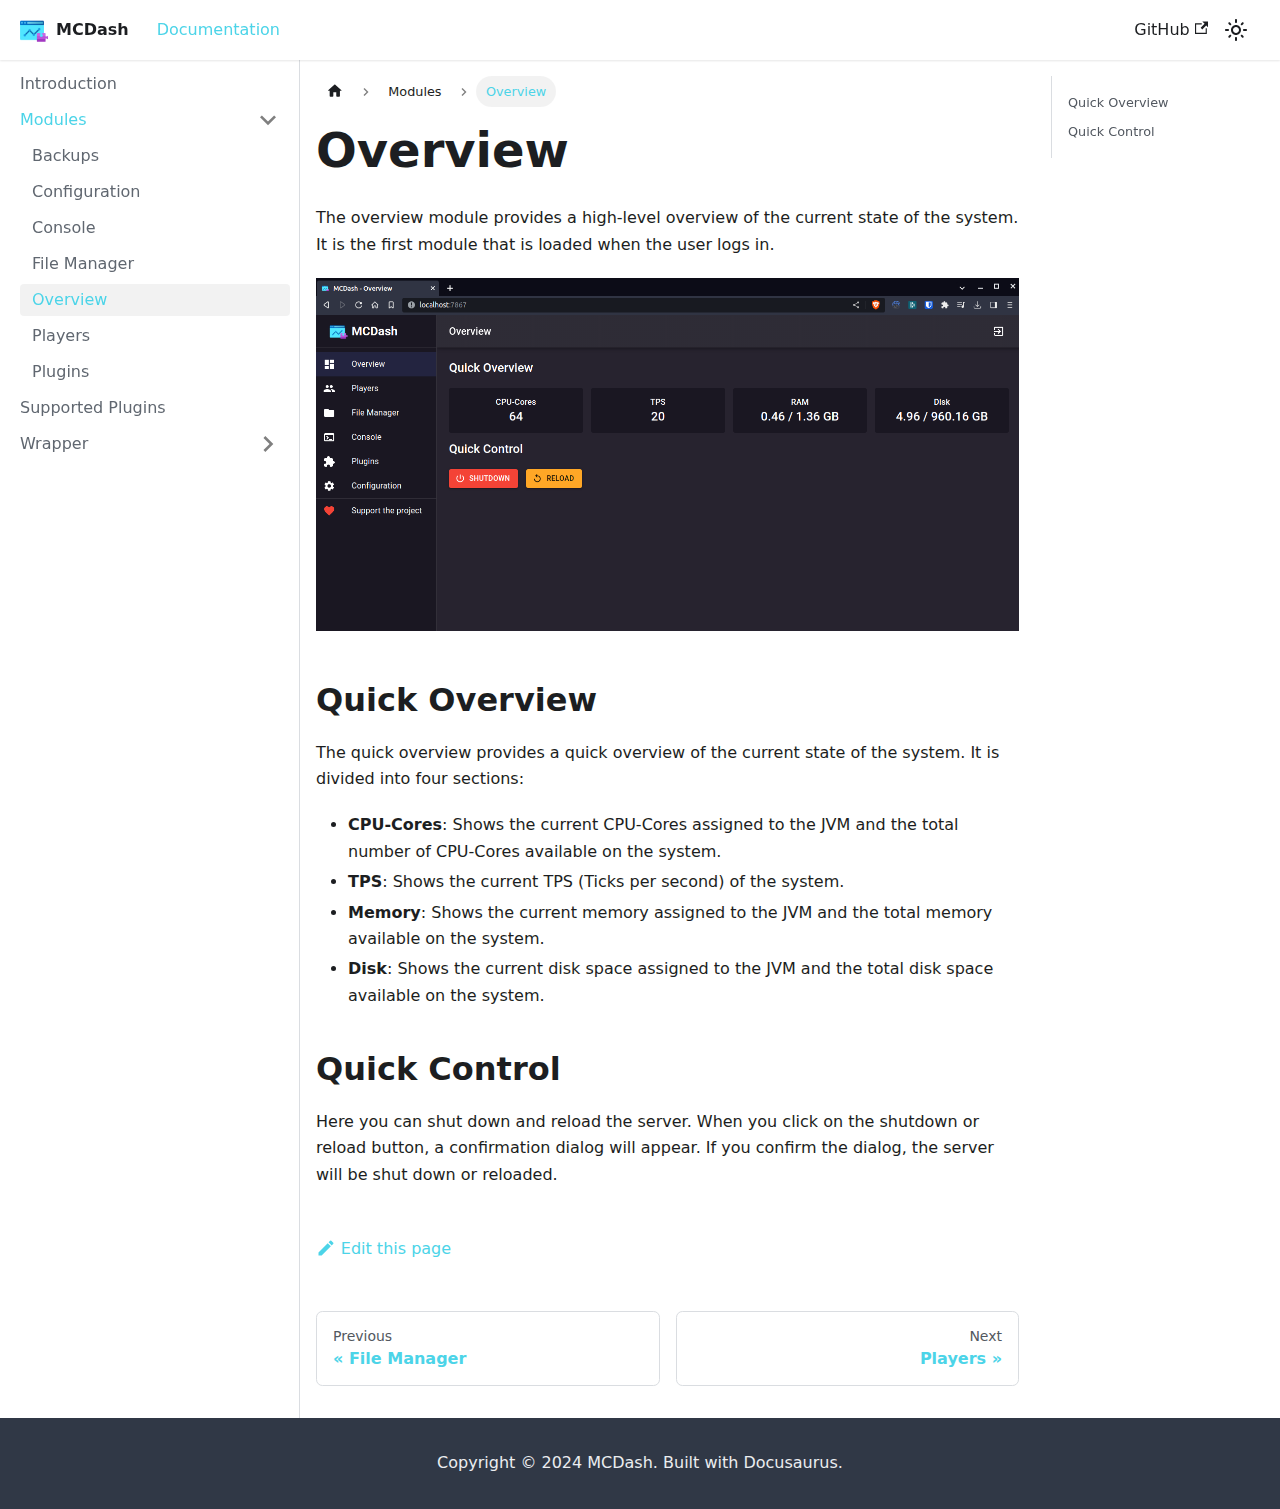
<file: docs/modules/overview/index.html>
<!doctype html>
<html lang="en" dir="ltr" class="docs-wrapper docs-doc-page docs-version-current plugin-docs plugin-id-default docs-doc-id-modules/overview">
<head>
<meta charset="UTF-8">
<meta name="generator" content="Docusaurus v2.4.1">
<title data-rh="true">Overview | MCDash</title><meta data-rh="true" name="viewport" content="width=device-width,initial-scale=1"><meta data-rh="true" name="twitter:card" content="summary_large_image"><meta data-rh="true" property="og:url" content="https://mcdash.gnmyt.dev/docs/modules/overview"><meta data-rh="true" name="docusaurus_locale" content="en"><meta data-rh="true" name="docsearch:language" content="en"><meta data-rh="true" name="docusaurus_version" content="current"><meta data-rh="true" name="docusaurus_tag" content="docs-default-current"><meta data-rh="true" name="docsearch:version" content="current"><meta data-rh="true" name="docsearch:docusaurus_tag" content="docs-default-current"><meta data-rh="true" property="og:title" content="Overview | MCDash"><meta data-rh="true" name="description" content="The overview module provides a high-level overview of the current state of the system. It is the first module that is loaded when the user logs in."><meta data-rh="true" property="og:description" content="The overview module provides a high-level overview of the current state of the system. It is the first module that is loaded when the user logs in."><link data-rh="true" rel="icon" href="/img/favicon.ico"><link data-rh="true" rel="canonical" href="https://mcdash.gnmyt.dev/docs/modules/overview"><link data-rh="true" rel="alternate" href="https://mcdash.gnmyt.dev/docs/modules/overview" hreflang="en"><link data-rh="true" rel="alternate" href="https://mcdash.gnmyt.dev/docs/modules/overview" hreflang="x-default"><link rel="stylesheet" href="/assets/css/styles.e60cabf4.css">
<link rel="preload" href="/assets/js/runtime~main.63393218.js" as="script">
<link rel="preload" href="/assets/js/main.af91bdfd.js" as="script">
</head>
<body class="navigation-with-keyboard">
<script>!function(){function t(t){document.documentElement.setAttribute("data-theme",t)}var e=function(){var t=null;try{t=new URLSearchParams(window.location.search).get("docusaurus-theme")}catch(t){}return t}()||function(){var t=null;try{t=localStorage.getItem("theme")}catch(t){}return t}();t(null!==e?e:"light")}()</script><div id="__docusaurus">
<div role="region" aria-label="Skip to main content"><a class="skipToContent_fXgn" href="#__docusaurus_skipToContent_fallback">Skip to main content</a></div><nav aria-label="Main" class="navbar navbar--fixed-top"><div class="navbar__inner"><div class="navbar__items"><button aria-label="Toggle navigation bar" aria-expanded="false" class="navbar__toggle clean-btn" type="button"><svg width="30" height="30" viewBox="0 0 30 30" aria-hidden="true"><path stroke="currentColor" stroke-linecap="round" stroke-miterlimit="10" stroke-width="2" d="M4 7h22M4 15h22M4 23h22"></path></svg></button><a class="navbar__brand" href="/"><div class="navbar__logo"><img src="/img/favicon.png" alt="MCDash" class="themedImage_ToTc themedImage--light_HNdA"><img src="/img/favicon.png" alt="MCDash" class="themedImage_ToTc themedImage--dark_i4oU"></div><b class="navbar__title text--truncate">MCDash</b></a><a aria-current="page" class="navbar__item navbar__link navbar__link--active" href="/docs/intro">Documentation</a></div><div class="navbar__items navbar__items--right"><a href="https://github.com/gnmyt/MCDash" target="_blank" rel="noopener noreferrer" class="navbar__item navbar__link">GitHub<svg width="13.5" height="13.5" aria-hidden="true" viewBox="0 0 24 24" class="iconExternalLink_nPIU"><path fill="currentColor" d="M21 13v10h-21v-19h12v2h-10v15h17v-8h2zm3-12h-10.988l4.035 4-6.977 7.07 2.828 2.828 6.977-7.07 4.125 4.172v-11z"></path></svg></a><div class="toggle_vylO colorModeToggle_DEke"><button class="clean-btn toggleButton_gllP toggleButtonDisabled_aARS" type="button" disabled="" title="Switch between dark and light mode (currently light mode)" aria-label="Switch between dark and light mode (currently light mode)" aria-live="polite"><svg viewBox="0 0 24 24" width="24" height="24" class="lightToggleIcon_pyhR"><path fill="currentColor" d="M12,9c1.65,0,3,1.35,3,3s-1.35,3-3,3s-3-1.35-3-3S10.35,9,12,9 M12,7c-2.76,0-5,2.24-5,5s2.24,5,5,5s5-2.24,5-5 S14.76,7,12,7L12,7z M2,13l2,0c0.55,0,1-0.45,1-1s-0.45-1-1-1l-2,0c-0.55,0-1,0.45-1,1S1.45,13,2,13z M20,13l2,0c0.55,0,1-0.45,1-1 s-0.45-1-1-1l-2,0c-0.55,0-1,0.45-1,1S19.45,13,20,13z M11,2v2c0,0.55,0.45,1,1,1s1-0.45,1-1V2c0-0.55-0.45-1-1-1S11,1.45,11,2z M11,20v2c0,0.55,0.45,1,1,1s1-0.45,1-1v-2c0-0.55-0.45-1-1-1C11.45,19,11,19.45,11,20z M5.99,4.58c-0.39-0.39-1.03-0.39-1.41,0 c-0.39,0.39-0.39,1.03,0,1.41l1.06,1.06c0.39,0.39,1.03,0.39,1.41,0s0.39-1.03,0-1.41L5.99,4.58z M18.36,16.95 c-0.39-0.39-1.03-0.39-1.41,0c-0.39,0.39-0.39,1.03,0,1.41l1.06,1.06c0.39,0.39,1.03,0.39,1.41,0c0.39-0.39,0.39-1.03,0-1.41 L18.36,16.95z M19.42,5.99c0.39-0.39,0.39-1.03,0-1.41c-0.39-0.39-1.03-0.39-1.41,0l-1.06,1.06c-0.39,0.39-0.39,1.03,0,1.41 s1.03,0.39,1.41,0L19.42,5.99z M7.05,18.36c0.39-0.39,0.39-1.03,0-1.41c-0.39-0.39-1.03-0.39-1.41,0l-1.06,1.06 c-0.39,0.39-0.39,1.03,0,1.41s1.03,0.39,1.41,0L7.05,18.36z"></path></svg><svg viewBox="0 0 24 24" width="24" height="24" class="darkToggleIcon_wfgR"><path fill="currentColor" d="M9.37,5.51C9.19,6.15,9.1,6.82,9.1,7.5c0,4.08,3.32,7.4,7.4,7.4c0.68,0,1.35-0.09,1.99-0.27C17.45,17.19,14.93,19,12,19 c-3.86,0-7-3.14-7-7C5,9.07,6.81,6.55,9.37,5.51z M12,3c-4.97,0-9,4.03-9,9s4.03,9,9,9s9-4.03,9-9c0-0.46-0.04-0.92-0.1-1.36 c-0.98,1.37-2.58,2.26-4.4,2.26c-2.98,0-5.4-2.42-5.4-5.4c0-1.81,0.89-3.42,2.26-4.4C12.92,3.04,12.46,3,12,3L12,3z"></path></svg></button></div><div class="searchBox_ZlJk"></div></div></div><div role="presentation" class="navbar-sidebar__backdrop"></div></nav><div id="__docusaurus_skipToContent_fallback" class="main-wrapper mainWrapper_z2l0 docsWrapper_BCFX"><button aria-label="Scroll back to top" class="clean-btn theme-back-to-top-button backToTopButton_sjWU" type="button"></button><div class="docPage__5DB"><aside class="theme-doc-sidebar-container docSidebarContainer_b6E3"><div class="sidebarViewport_Xe31"><div class="sidebar_njMd"><nav aria-label="Docs sidebar" class="menu thin-scrollbar menu_SIkG"><ul class="theme-doc-sidebar-menu menu__list"><li class="theme-doc-sidebar-item-link theme-doc-sidebar-item-link-level-1 menu__list-item"><a class="menu__link" href="/docs/intro">Introduction</a></li><li class="theme-doc-sidebar-item-category theme-doc-sidebar-item-category-level-1 menu__list-item"><div class="menu__list-item-collapsible"><a class="menu__link menu__link--sublist menu__link--active" aria-expanded="true" href="/docs/modules/">Modules</a><button aria-label="Toggle the collapsible sidebar category &#x27;Modules&#x27;" type="button" class="clean-btn menu__caret"></button></div><ul style="display:block;overflow:visible;height:auto" class="menu__list"><li class="theme-doc-sidebar-item-link theme-doc-sidebar-item-link-level-2 menu__list-item"><a class="menu__link" tabindex="0" href="/docs/modules/backups">Backups</a></li><li class="theme-doc-sidebar-item-link theme-doc-sidebar-item-link-level-2 menu__list-item"><a class="menu__link" tabindex="0" href="/docs/modules/configuration">Configuration</a></li><li class="theme-doc-sidebar-item-link theme-doc-sidebar-item-link-level-2 menu__list-item"><a class="menu__link" tabindex="0" href="/docs/modules/console">Console</a></li><li class="theme-doc-sidebar-item-link theme-doc-sidebar-item-link-level-2 menu__list-item"><a class="menu__link" tabindex="0" href="/docs/modules/file_manager">File Manager</a></li><li class="theme-doc-sidebar-item-link theme-doc-sidebar-item-link-level-2 menu__list-item"><a class="menu__link menu__link--active" aria-current="page" tabindex="0" href="/docs/modules/overview">Overview</a></li><li class="theme-doc-sidebar-item-link theme-doc-sidebar-item-link-level-2 menu__list-item"><a class="menu__link" tabindex="0" href="/docs/modules/players">Players</a></li><li class="theme-doc-sidebar-item-link theme-doc-sidebar-item-link-level-2 menu__list-item"><a class="menu__link" tabindex="0" href="/docs/modules/plugins">Plugins</a></li></ul></li><li class="theme-doc-sidebar-item-link theme-doc-sidebar-item-link-level-1 menu__list-item"><a class="menu__link" href="/docs/plugins/">Supported Plugins</a></li><li class="theme-doc-sidebar-item-category theme-doc-sidebar-item-category-level-1 menu__list-item menu__list-item--collapsed"><div class="menu__list-item-collapsible"><a class="menu__link menu__link--sublist" aria-expanded="false" href="/docs/wrapper/">Wrapper</a><button aria-label="Toggle the collapsible sidebar category &#x27;Wrapper&#x27;" type="button" class="clean-btn menu__caret"></button></div></li></ul></nav></div></div></aside><main class="docMainContainer_gTbr"><div class="container padding-top--md padding-bottom--lg"><div class="row"><div class="col docItemCol_VOVn"><div class="docItemContainer_Djhp"><article><nav class="theme-doc-breadcrumbs breadcrumbsContainer_Z_bl" aria-label="Breadcrumbs"><ul class="breadcrumbs" itemscope="" itemtype="https://schema.org/BreadcrumbList"><li class="breadcrumbs__item"><a aria-label="Home page" class="breadcrumbs__link" href="/"><svg viewBox="0 0 24 24" class="breadcrumbHomeIcon_YNFT"><path d="M10 19v-5h4v5c0 .55.45 1 1 1h3c.55 0 1-.45 1-1v-7h1.7c.46 0 .68-.57.33-.87L12.67 3.6c-.38-.34-.96-.34-1.34 0l-8.36 7.53c-.34.3-.13.87.33.87H5v7c0 .55.45 1 1 1h3c.55 0 1-.45 1-1z" fill="currentColor"></path></svg></a></li><li itemscope="" itemprop="itemListElement" itemtype="https://schema.org/ListItem" class="breadcrumbs__item"><a class="breadcrumbs__link" itemprop="item" href="/docs/modules/"><span itemprop="name">Modules</span></a><meta itemprop="position" content="1"></li><li itemscope="" itemprop="itemListElement" itemtype="https://schema.org/ListItem" class="breadcrumbs__item breadcrumbs__item--active"><span class="breadcrumbs__link" itemprop="name">Overview</span><meta itemprop="position" content="2"></li></ul></nav><div class="tocCollapsible_ETCw theme-doc-toc-mobile tocMobile_ITEo"><button type="button" class="clean-btn tocCollapsibleButton_TO0P">On this page</button></div><div class="theme-doc-markdown markdown"><h1>Overview</h1><p>The overview module provides a high-level overview of the current state of the system. It is the first module that is loaded when the user logs in.</p><p><img loading="lazy" alt="Configuration" src="/assets/images/overview-d461741e64ed68f543fb5ab52dfacbd3.png" width="1385" height="696" class="img_ev3q"></p><h2 class="anchor anchorWithStickyNavbar_LWe7" id="quick-overview">Quick Overview<a href="#quick-overview" class="hash-link" aria-label="Direct link to Quick Overview" title="Direct link to Quick Overview">​</a></h2><p>The quick overview provides a quick overview of the current state of the system. It is divided into four sections:</p><ul><li><strong>CPU-Cores</strong>: Shows the current CPU-Cores assigned to the JVM and the total number of CPU-Cores available on the system.</li><li><strong>TPS</strong>: Shows the current TPS (Ticks per second) of the system.</li><li><strong>Memory</strong>: Shows the current memory assigned to the JVM and the total memory available on the system.</li><li><strong>Disk</strong>: Shows the current disk space assigned to the JVM and the total disk space available on the system.</li></ul><h2 class="anchor anchorWithStickyNavbar_LWe7" id="quick-control">Quick Control<a href="#quick-control" class="hash-link" aria-label="Direct link to Quick Control" title="Direct link to Quick Control">​</a></h2><p>Here you can shut down and reload the server. When you click on the shutdown or reload button, a confirmation dialog will appear. If you confirm the dialog, the server will be shut down or reloaded.</p></div><footer class="theme-doc-footer docusaurus-mt-lg"><div class="theme-doc-footer-edit-meta-row row"><div class="col"><a href="https://github.com/gnmyt/MCDash/tree/master/docs/docs/modules/overview.md" target="_blank" rel="noreferrer noopener" class="theme-edit-this-page"><svg fill="currentColor" height="20" width="20" viewBox="0 0 40 40" class="iconEdit_Z9Sw" aria-hidden="true"><g><path d="m34.5 11.7l-3 3.1-6.3-6.3 3.1-3q0.5-0.5 1.2-0.5t1.1 0.5l3.9 3.9q0.5 0.4 0.5 1.1t-0.5 1.2z m-29.5 17.1l18.4-18.5 6.3 6.3-18.4 18.4h-6.3v-6.2z"></path></g></svg>Edit this page</a></div><div class="col lastUpdated_vwxv"></div></div></footer></article><nav class="pagination-nav docusaurus-mt-lg" aria-label="Docs pages"><a class="pagination-nav__link pagination-nav__link--prev" href="/docs/modules/file_manager"><div class="pagination-nav__sublabel">Previous</div><div class="pagination-nav__label">File Manager</div></a><a class="pagination-nav__link pagination-nav__link--next" href="/docs/modules/players"><div class="pagination-nav__sublabel">Next</div><div class="pagination-nav__label">Players</div></a></nav></div></div><div class="col col--3"><div class="tableOfContents_bqdL thin-scrollbar theme-doc-toc-desktop"><ul class="table-of-contents table-of-contents__left-border"><li><a href="#quick-overview" class="table-of-contents__link toc-highlight">Quick Overview</a></li><li><a href="#quick-control" class="table-of-contents__link toc-highlight">Quick Control</a></li></ul></div></div></div></div></main></div></div><footer class="footer footer--dark"><div class="container container-fluid"><div class="footer__bottom text--center"><div class="footer__copyright">Copyright © 2024 MCDash. Built with Docusaurus.</div></div></div></footer></div>
<script src="/assets/js/runtime~main.63393218.js"></script>
<script src="/assets/js/main.af91bdfd.js"></script>
</body>
</html>
</file>
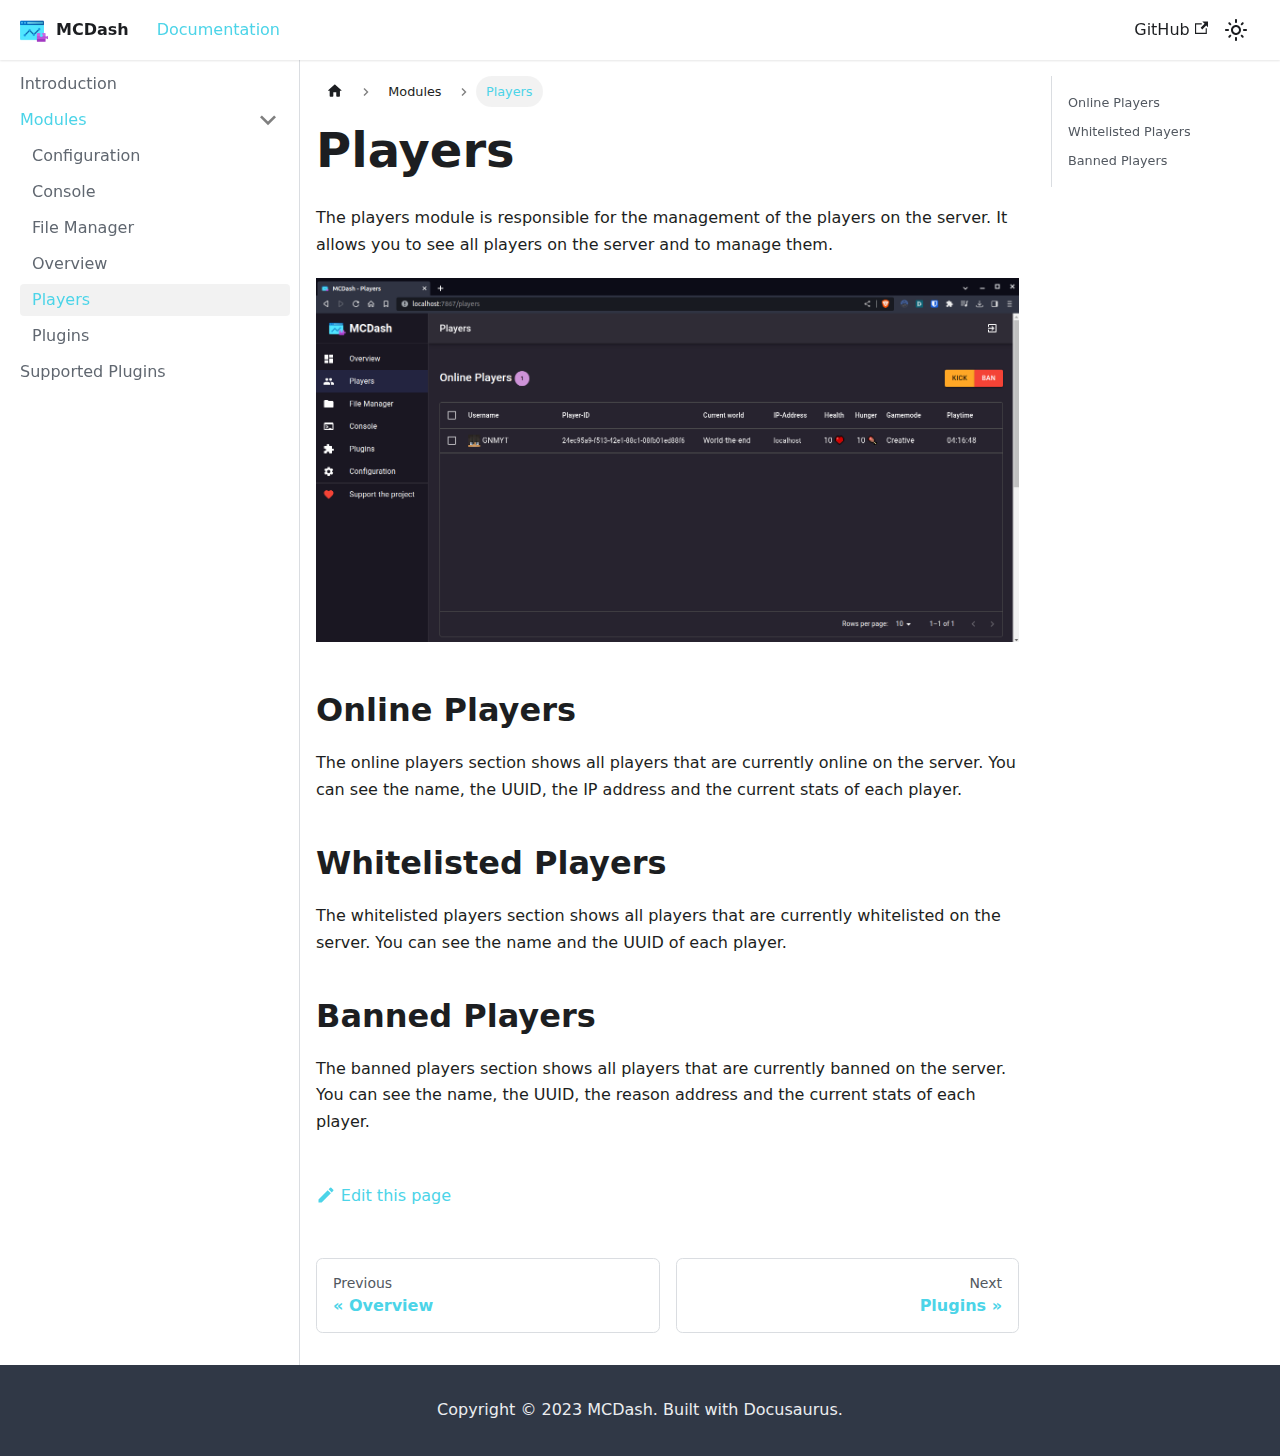
<file: docs/modules/players/index.html>
<!doctype html>
<html lang="en" dir="ltr" class="docs-wrapper docs-doc-page docs-version-current plugin-docs plugin-id-default docs-doc-id-modules/players">
<head>
<meta charset="UTF-8">
<meta name="generator" content="Docusaurus v2.4.1">
<title data-rh="true">Players | MCDash</title><meta data-rh="true" name="viewport" content="width=device-width,initial-scale=1"><meta data-rh="true" name="twitter:card" content="summary_large_image"><meta data-rh="true" property="og:url" content="https://mcdash.gnmyt.dev/docs/modules/players"><meta data-rh="true" name="docusaurus_locale" content="en"><meta data-rh="true" name="docsearch:language" content="en"><meta data-rh="true" name="docusaurus_version" content="current"><meta data-rh="true" name="docusaurus_tag" content="docs-default-current"><meta data-rh="true" name="docsearch:version" content="current"><meta data-rh="true" name="docsearch:docusaurus_tag" content="docs-default-current"><meta data-rh="true" property="og:title" content="Players | MCDash"><meta data-rh="true" name="description" content="The players module is responsible for the management of the players on the server. It allows you to see all players on the server and to manage them."><meta data-rh="true" property="og:description" content="The players module is responsible for the management of the players on the server. It allows you to see all players on the server and to manage them."><link data-rh="true" rel="icon" href="/img/favicon.ico"><link data-rh="true" rel="canonical" href="https://mcdash.gnmyt.dev/docs/modules/players"><link data-rh="true" rel="alternate" href="https://mcdash.gnmyt.dev/docs/modules/players" hreflang="en"><link data-rh="true" rel="alternate" href="https://mcdash.gnmyt.dev/docs/modules/players" hreflang="x-default"><link rel="stylesheet" href="/assets/css/styles.df838d4c.css">
<link rel="preload" href="/assets/js/runtime~main.894a4918.js" as="script">
<link rel="preload" href="/assets/js/main.c4381c8a.js" as="script">
</head>
<body class="navigation-with-keyboard">
<script>!function(){function t(t){document.documentElement.setAttribute("data-theme",t)}var e=function(){var t=null;try{t=new URLSearchParams(window.location.search).get("docusaurus-theme")}catch(t){}return t}()||function(){var t=null;try{t=localStorage.getItem("theme")}catch(t){}return t}();t(null!==e?e:"light")}()</script><div id="__docusaurus">
<div role="region" aria-label="Skip to main content"><a class="skipToContent_fXgn" href="#__docusaurus_skipToContent_fallback">Skip to main content</a></div><nav aria-label="Main" class="navbar navbar--fixed-top"><div class="navbar__inner"><div class="navbar__items"><button aria-label="Toggle navigation bar" aria-expanded="false" class="navbar__toggle clean-btn" type="button"><svg width="30" height="30" viewBox="0 0 30 30" aria-hidden="true"><path stroke="currentColor" stroke-linecap="round" stroke-miterlimit="10" stroke-width="2" d="M4 7h22M4 15h22M4 23h22"></path></svg></button><a class="navbar__brand" href="/"><div class="navbar__logo"><img src="/img/favicon.png" alt="MCDash" class="themedImage_ToTc themedImage--light_HNdA"><img src="/img/favicon.png" alt="MCDash" class="themedImage_ToTc themedImage--dark_i4oU"></div><b class="navbar__title text--truncate">MCDash</b></a><a aria-current="page" class="navbar__item navbar__link navbar__link--active" href="/docs/intro">Documentation</a></div><div class="navbar__items navbar__items--right"><a href="https://github.com/gnmyt/MCDash" target="_blank" rel="noopener noreferrer" class="navbar__item navbar__link">GitHub<svg width="13.5" height="13.5" aria-hidden="true" viewBox="0 0 24 24" class="iconExternalLink_nPIU"><path fill="currentColor" d="M21 13v10h-21v-19h12v2h-10v15h17v-8h2zm3-12h-10.988l4.035 4-6.977 7.07 2.828 2.828 6.977-7.07 4.125 4.172v-11z"></path></svg></a><div class="toggle_vylO colorModeToggle_DEke"><button class="clean-btn toggleButton_gllP toggleButtonDisabled_aARS" type="button" disabled="" title="Switch between dark and light mode (currently light mode)" aria-label="Switch between dark and light mode (currently light mode)" aria-live="polite"><svg viewBox="0 0 24 24" width="24" height="24" class="lightToggleIcon_pyhR"><path fill="currentColor" d="M12,9c1.65,0,3,1.35,3,3s-1.35,3-3,3s-3-1.35-3-3S10.35,9,12,9 M12,7c-2.76,0-5,2.24-5,5s2.24,5,5,5s5-2.24,5-5 S14.76,7,12,7L12,7z M2,13l2,0c0.55,0,1-0.45,1-1s-0.45-1-1-1l-2,0c-0.55,0-1,0.45-1,1S1.45,13,2,13z M20,13l2,0c0.55,0,1-0.45,1-1 s-0.45-1-1-1l-2,0c-0.55,0-1,0.45-1,1S19.45,13,20,13z M11,2v2c0,0.55,0.45,1,1,1s1-0.45,1-1V2c0-0.55-0.45-1-1-1S11,1.45,11,2z M11,20v2c0,0.55,0.45,1,1,1s1-0.45,1-1v-2c0-0.55-0.45-1-1-1C11.45,19,11,19.45,11,20z M5.99,4.58c-0.39-0.39-1.03-0.39-1.41,0 c-0.39,0.39-0.39,1.03,0,1.41l1.06,1.06c0.39,0.39,1.03,0.39,1.41,0s0.39-1.03,0-1.41L5.99,4.58z M18.36,16.95 c-0.39-0.39-1.03-0.39-1.41,0c-0.39,0.39-0.39,1.03,0,1.41l1.06,1.06c0.39,0.39,1.03,0.39,1.41,0c0.39-0.39,0.39-1.03,0-1.41 L18.36,16.95z M19.42,5.99c0.39-0.39,0.39-1.03,0-1.41c-0.39-0.39-1.03-0.39-1.41,0l-1.06,1.06c-0.39,0.39-0.39,1.03,0,1.41 s1.03,0.39,1.41,0L19.42,5.99z M7.05,18.36c0.39-0.39,0.39-1.03,0-1.41c-0.39-0.39-1.03-0.39-1.41,0l-1.06,1.06 c-0.39,0.39-0.39,1.03,0,1.41s1.03,0.39,1.41,0L7.05,18.36z"></path></svg><svg viewBox="0 0 24 24" width="24" height="24" class="darkToggleIcon_wfgR"><path fill="currentColor" d="M9.37,5.51C9.19,6.15,9.1,6.82,9.1,7.5c0,4.08,3.32,7.4,7.4,7.4c0.68,0,1.35-0.09,1.99-0.27C17.45,17.19,14.93,19,12,19 c-3.86,0-7-3.14-7-7C5,9.07,6.81,6.55,9.37,5.51z M12,3c-4.97,0-9,4.03-9,9s4.03,9,9,9s9-4.03,9-9c0-0.46-0.04-0.92-0.1-1.36 c-0.98,1.37-2.58,2.26-4.4,2.26c-2.98,0-5.4-2.42-5.4-5.4c0-1.81,0.89-3.42,2.26-4.4C12.92,3.04,12.46,3,12,3L12,3z"></path></svg></button></div><div class="searchBox_ZlJk"></div></div></div><div role="presentation" class="navbar-sidebar__backdrop"></div></nav><div id="__docusaurus_skipToContent_fallback" class="main-wrapper mainWrapper_z2l0 docsWrapper_BCFX"><button aria-label="Scroll back to top" class="clean-btn theme-back-to-top-button backToTopButton_sjWU" type="button"></button><div class="docPage__5DB"><aside class="theme-doc-sidebar-container docSidebarContainer_b6E3"><div class="sidebarViewport_Xe31"><div class="sidebar_njMd"><nav aria-label="Docs sidebar" class="menu thin-scrollbar menu_SIkG"><ul class="theme-doc-sidebar-menu menu__list"><li class="theme-doc-sidebar-item-link theme-doc-sidebar-item-link-level-1 menu__list-item"><a class="menu__link" href="/docs/intro">Introduction</a></li><li class="theme-doc-sidebar-item-category theme-doc-sidebar-item-category-level-1 menu__list-item"><div class="menu__list-item-collapsible"><a class="menu__link menu__link--sublist menu__link--active" aria-expanded="true" href="/docs/modules/">Modules</a><button aria-label="Toggle the collapsible sidebar category &#x27;Modules&#x27;" type="button" class="clean-btn menu__caret"></button></div><ul style="display:block;overflow:visible;height:auto" class="menu__list"><li class="theme-doc-sidebar-item-link theme-doc-sidebar-item-link-level-2 menu__list-item"><a class="menu__link" tabindex="0" href="/docs/modules/configuration">Configuration</a></li><li class="theme-doc-sidebar-item-link theme-doc-sidebar-item-link-level-2 menu__list-item"><a class="menu__link" tabindex="0" href="/docs/modules/console">Console</a></li><li class="theme-doc-sidebar-item-link theme-doc-sidebar-item-link-level-2 menu__list-item"><a class="menu__link" tabindex="0" href="/docs/modules/file_manager">File Manager</a></li><li class="theme-doc-sidebar-item-link theme-doc-sidebar-item-link-level-2 menu__list-item"><a class="menu__link" tabindex="0" href="/docs/modules/overview">Overview</a></li><li class="theme-doc-sidebar-item-link theme-doc-sidebar-item-link-level-2 menu__list-item"><a class="menu__link menu__link--active" aria-current="page" tabindex="0" href="/docs/modules/players">Players</a></li><li class="theme-doc-sidebar-item-link theme-doc-sidebar-item-link-level-2 menu__list-item"><a class="menu__link" tabindex="0" href="/docs/modules/plugins">Plugins</a></li></ul></li><li class="theme-doc-sidebar-item-link theme-doc-sidebar-item-link-level-1 menu__list-item"><a class="menu__link" href="/docs/plugins/">Supported Plugins</a></li></ul></nav></div></div></aside><main class="docMainContainer_gTbr"><div class="container padding-top--md padding-bottom--lg"><div class="row"><div class="col docItemCol_VOVn"><div class="docItemContainer_Djhp"><article><nav class="theme-doc-breadcrumbs breadcrumbsContainer_Z_bl" aria-label="Breadcrumbs"><ul class="breadcrumbs" itemscope="" itemtype="https://schema.org/BreadcrumbList"><li class="breadcrumbs__item"><a aria-label="Home page" class="breadcrumbs__link" href="/"><svg viewBox="0 0 24 24" class="breadcrumbHomeIcon_YNFT"><path d="M10 19v-5h4v5c0 .55.45 1 1 1h3c.55 0 1-.45 1-1v-7h1.7c.46 0 .68-.57.33-.87L12.67 3.6c-.38-.34-.96-.34-1.34 0l-8.36 7.53c-.34.3-.13.87.33.87H5v7c0 .55.45 1 1 1h3c.55 0 1-.45 1-1z" fill="currentColor"></path></svg></a></li><li itemscope="" itemprop="itemListElement" itemtype="https://schema.org/ListItem" class="breadcrumbs__item"><a class="breadcrumbs__link" itemprop="item" href="/docs/modules/"><span itemprop="name">Modules</span></a><meta itemprop="position" content="1"></li><li itemscope="" itemprop="itemListElement" itemtype="https://schema.org/ListItem" class="breadcrumbs__item breadcrumbs__item--active"><span class="breadcrumbs__link" itemprop="name">Players</span><meta itemprop="position" content="2"></li></ul></nav><div class="tocCollapsible_ETCw theme-doc-toc-mobile tocMobile_ITEo"><button type="button" class="clean-btn tocCollapsibleButton_TO0P">On this page</button></div><div class="theme-doc-markdown markdown"><h1>Players</h1><p>The players module is responsible for the management of the players on the server. It allows you to see all players on the server and to manage them.</p><p><img loading="lazy" alt="Players" src="/assets/images/players-36f06511b30ddedacfc8c1952ea4ef9d.png" width="1496" height="775" class="img_ev3q"></p><h2 class="anchor anchorWithStickyNavbar_LWe7" id="online-players">Online Players<a href="#online-players" class="hash-link" aria-label="Direct link to Online Players" title="Direct link to Online Players">​</a></h2><p>The online players section shows all players that are currently online on the server. You can see the name, the UUID, the IP address and the current stats of each player.</p><h2 class="anchor anchorWithStickyNavbar_LWe7" id="whitelisted-players">Whitelisted Players<a href="#whitelisted-players" class="hash-link" aria-label="Direct link to Whitelisted Players" title="Direct link to Whitelisted Players">​</a></h2><p>The whitelisted players section shows all players that are currently whitelisted on the server. You can see the name and the UUID of each player.</p><h2 class="anchor anchorWithStickyNavbar_LWe7" id="banned-players">Banned Players<a href="#banned-players" class="hash-link" aria-label="Direct link to Banned Players" title="Direct link to Banned Players">​</a></h2><p>The banned players section shows all players that are currently banned on the server. You can see the name, the UUID, the reason address and the current stats of each player.</p></div><footer class="theme-doc-footer docusaurus-mt-lg"><div class="theme-doc-footer-edit-meta-row row"><div class="col"><a href="https://github.com/gnmyt/MCDash/tree/master/docs/docs/modules/players.md" target="_blank" rel="noreferrer noopener" class="theme-edit-this-page"><svg fill="currentColor" height="20" width="20" viewBox="0 0 40 40" class="iconEdit_Z9Sw" aria-hidden="true"><g><path d="m34.5 11.7l-3 3.1-6.3-6.3 3.1-3q0.5-0.5 1.2-0.5t1.1 0.5l3.9 3.9q0.5 0.4 0.5 1.1t-0.5 1.2z m-29.5 17.1l18.4-18.5 6.3 6.3-18.4 18.4h-6.3v-6.2z"></path></g></svg>Edit this page</a></div><div class="col lastUpdated_vwxv"></div></div></footer></article><nav class="pagination-nav docusaurus-mt-lg" aria-label="Docs pages"><a class="pagination-nav__link pagination-nav__link--prev" href="/docs/modules/overview"><div class="pagination-nav__sublabel">Previous</div><div class="pagination-nav__label">Overview</div></a><a class="pagination-nav__link pagination-nav__link--next" href="/docs/modules/plugins"><div class="pagination-nav__sublabel">Next</div><div class="pagination-nav__label">Plugins</div></a></nav></div></div><div class="col col--3"><div class="tableOfContents_bqdL thin-scrollbar theme-doc-toc-desktop"><ul class="table-of-contents table-of-contents__left-border"><li><a href="#online-players" class="table-of-contents__link toc-highlight">Online Players</a></li><li><a href="#whitelisted-players" class="table-of-contents__link toc-highlight">Whitelisted Players</a></li><li><a href="#banned-players" class="table-of-contents__link toc-highlight">Banned Players</a></li></ul></div></div></div></div></main></div></div><footer class="footer footer--dark"><div class="container container-fluid"><div class="footer__bottom text--center"><div class="footer__copyright">Copyright © 2023 MCDash. Built with Docusaurus.</div></div></div></footer></div>
<script src="/assets/js/runtime~main.894a4918.js"></script>
<script src="/assets/js/main.c4381c8a.js"></script>
</body>
</html>
</file>
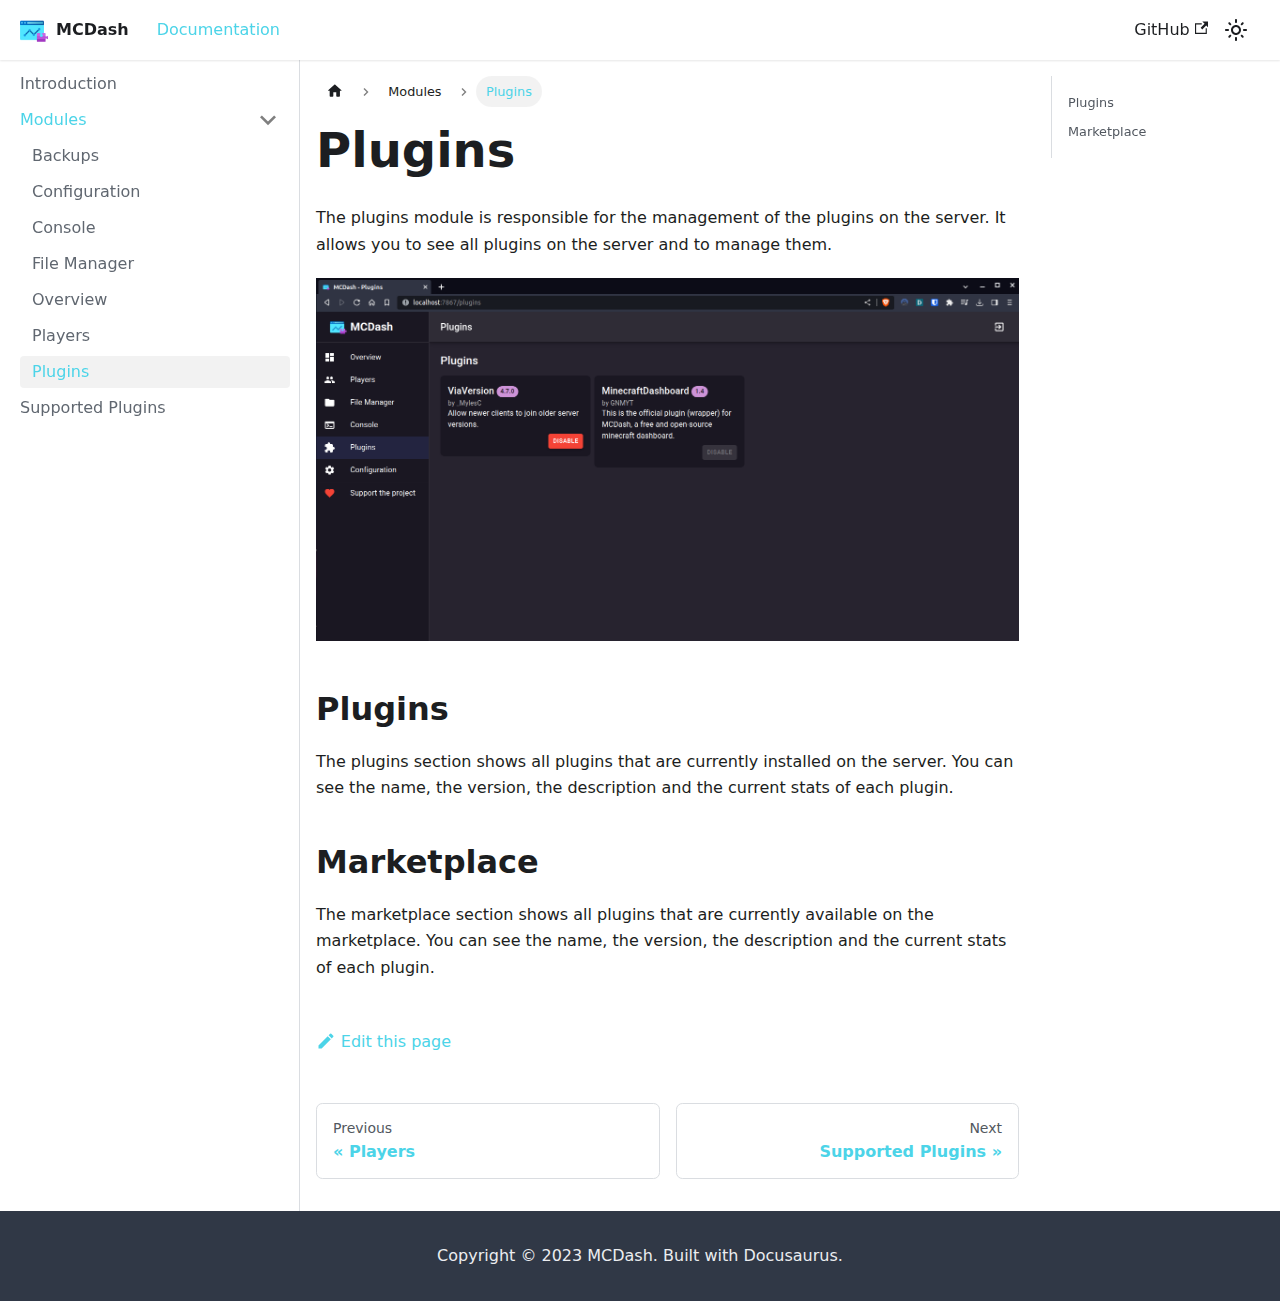
<file: docs/modules/plugins/index.html>
<!doctype html>
<html lang="en" dir="ltr" class="docs-wrapper docs-doc-page docs-version-current plugin-docs plugin-id-default docs-doc-id-modules/plugins">
<head>
<meta charset="UTF-8">
<meta name="generator" content="Docusaurus v2.4.1">
<title data-rh="true">Plugins | MCDash</title><meta data-rh="true" name="viewport" content="width=device-width,initial-scale=1"><meta data-rh="true" name="twitter:card" content="summary_large_image"><meta data-rh="true" property="og:url" content="https://mcdash.gnmyt.dev/docs/modules/plugins"><meta data-rh="true" name="docusaurus_locale" content="en"><meta data-rh="true" name="docsearch:language" content="en"><meta data-rh="true" name="docusaurus_version" content="current"><meta data-rh="true" name="docusaurus_tag" content="docs-default-current"><meta data-rh="true" name="docsearch:version" content="current"><meta data-rh="true" name="docsearch:docusaurus_tag" content="docs-default-current"><meta data-rh="true" property="og:title" content="Plugins | MCDash"><meta data-rh="true" name="description" content="The plugins module is responsible for the management of the plugins on the server. It allows you to see all plugins on the server and to manage them."><meta data-rh="true" property="og:description" content="The plugins module is responsible for the management of the plugins on the server. It allows you to see all plugins on the server and to manage them."><link data-rh="true" rel="icon" href="/img/favicon.ico"><link data-rh="true" rel="canonical" href="https://mcdash.gnmyt.dev/docs/modules/plugins"><link data-rh="true" rel="alternate" href="https://mcdash.gnmyt.dev/docs/modules/plugins" hreflang="en"><link data-rh="true" rel="alternate" href="https://mcdash.gnmyt.dev/docs/modules/plugins" hreflang="x-default"><link rel="stylesheet" href="/assets/css/styles.e60cabf4.css">
<link rel="preload" href="/assets/js/runtime~main.8ae90648.js" as="script">
<link rel="preload" href="/assets/js/main.ce66e4b4.js" as="script">
</head>
<body class="navigation-with-keyboard">
<script>!function(){function t(t){document.documentElement.setAttribute("data-theme",t)}var e=function(){var t=null;try{t=new URLSearchParams(window.location.search).get("docusaurus-theme")}catch(t){}return t}()||function(){var t=null;try{t=localStorage.getItem("theme")}catch(t){}return t}();t(null!==e?e:"light")}()</script><div id="__docusaurus">
<div role="region" aria-label="Skip to main content"><a class="skipToContent_fXgn" href="#__docusaurus_skipToContent_fallback">Skip to main content</a></div><nav aria-label="Main" class="navbar navbar--fixed-top"><div class="navbar__inner"><div class="navbar__items"><button aria-label="Toggle navigation bar" aria-expanded="false" class="navbar__toggle clean-btn" type="button"><svg width="30" height="30" viewBox="0 0 30 30" aria-hidden="true"><path stroke="currentColor" stroke-linecap="round" stroke-miterlimit="10" stroke-width="2" d="M4 7h22M4 15h22M4 23h22"></path></svg></button><a class="navbar__brand" href="/"><div class="navbar__logo"><img src="/img/favicon.png" alt="MCDash" class="themedImage_ToTc themedImage--light_HNdA"><img src="/img/favicon.png" alt="MCDash" class="themedImage_ToTc themedImage--dark_i4oU"></div><b class="navbar__title text--truncate">MCDash</b></a><a aria-current="page" class="navbar__item navbar__link navbar__link--active" href="/docs/intro">Documentation</a></div><div class="navbar__items navbar__items--right"><a href="https://github.com/gnmyt/MCDash" target="_blank" rel="noopener noreferrer" class="navbar__item navbar__link">GitHub<svg width="13.5" height="13.5" aria-hidden="true" viewBox="0 0 24 24" class="iconExternalLink_nPIU"><path fill="currentColor" d="M21 13v10h-21v-19h12v2h-10v15h17v-8h2zm3-12h-10.988l4.035 4-6.977 7.07 2.828 2.828 6.977-7.07 4.125 4.172v-11z"></path></svg></a><div class="toggle_vylO colorModeToggle_DEke"><button class="clean-btn toggleButton_gllP toggleButtonDisabled_aARS" type="button" disabled="" title="Switch between dark and light mode (currently light mode)" aria-label="Switch between dark and light mode (currently light mode)" aria-live="polite"><svg viewBox="0 0 24 24" width="24" height="24" class="lightToggleIcon_pyhR"><path fill="currentColor" d="M12,9c1.65,0,3,1.35,3,3s-1.35,3-3,3s-3-1.35-3-3S10.35,9,12,9 M12,7c-2.76,0-5,2.24-5,5s2.24,5,5,5s5-2.24,5-5 S14.76,7,12,7L12,7z M2,13l2,0c0.55,0,1-0.45,1-1s-0.45-1-1-1l-2,0c-0.55,0-1,0.45-1,1S1.45,13,2,13z M20,13l2,0c0.55,0,1-0.45,1-1 s-0.45-1-1-1l-2,0c-0.55,0-1,0.45-1,1S19.45,13,20,13z M11,2v2c0,0.55,0.45,1,1,1s1-0.45,1-1V2c0-0.55-0.45-1-1-1S11,1.45,11,2z M11,20v2c0,0.55,0.45,1,1,1s1-0.45,1-1v-2c0-0.55-0.45-1-1-1C11.45,19,11,19.45,11,20z M5.99,4.58c-0.39-0.39-1.03-0.39-1.41,0 c-0.39,0.39-0.39,1.03,0,1.41l1.06,1.06c0.39,0.39,1.03,0.39,1.41,0s0.39-1.03,0-1.41L5.99,4.58z M18.36,16.95 c-0.39-0.39-1.03-0.39-1.41,0c-0.39,0.39-0.39,1.03,0,1.41l1.06,1.06c0.39,0.39,1.03,0.39,1.41,0c0.39-0.39,0.39-1.03,0-1.41 L18.36,16.95z M19.42,5.99c0.39-0.39,0.39-1.03,0-1.41c-0.39-0.39-1.03-0.39-1.41,0l-1.06,1.06c-0.39,0.39-0.39,1.03,0,1.41 s1.03,0.39,1.41,0L19.42,5.99z M7.05,18.36c0.39-0.39,0.39-1.03,0-1.41c-0.39-0.39-1.03-0.39-1.41,0l-1.06,1.06 c-0.39,0.39-0.39,1.03,0,1.41s1.03,0.39,1.41,0L7.05,18.36z"></path></svg><svg viewBox="0 0 24 24" width="24" height="24" class="darkToggleIcon_wfgR"><path fill="currentColor" d="M9.37,5.51C9.19,6.15,9.1,6.82,9.1,7.5c0,4.08,3.32,7.4,7.4,7.4c0.68,0,1.35-0.09,1.99-0.27C17.45,17.19,14.93,19,12,19 c-3.86,0-7-3.14-7-7C5,9.07,6.81,6.55,9.37,5.51z M12,3c-4.97,0-9,4.03-9,9s4.03,9,9,9s9-4.03,9-9c0-0.46-0.04-0.92-0.1-1.36 c-0.98,1.37-2.58,2.26-4.4,2.26c-2.98,0-5.4-2.42-5.4-5.4c0-1.81,0.89-3.42,2.26-4.4C12.92,3.04,12.46,3,12,3L12,3z"></path></svg></button></div><div class="searchBox_ZlJk"></div></div></div><div role="presentation" class="navbar-sidebar__backdrop"></div></nav><div id="__docusaurus_skipToContent_fallback" class="main-wrapper mainWrapper_z2l0 docsWrapper_BCFX"><button aria-label="Scroll back to top" class="clean-btn theme-back-to-top-button backToTopButton_sjWU" type="button"></button><div class="docPage__5DB"><aside class="theme-doc-sidebar-container docSidebarContainer_b6E3"><div class="sidebarViewport_Xe31"><div class="sidebar_njMd"><nav aria-label="Docs sidebar" class="menu thin-scrollbar menu_SIkG"><ul class="theme-doc-sidebar-menu menu__list"><li class="theme-doc-sidebar-item-link theme-doc-sidebar-item-link-level-1 menu__list-item"><a class="menu__link" href="/docs/intro">Introduction</a></li><li class="theme-doc-sidebar-item-category theme-doc-sidebar-item-category-level-1 menu__list-item"><div class="menu__list-item-collapsible"><a class="menu__link menu__link--sublist menu__link--active" aria-expanded="true" href="/docs/modules/">Modules</a><button aria-label="Toggle the collapsible sidebar category &#x27;Modules&#x27;" type="button" class="clean-btn menu__caret"></button></div><ul style="display:block;overflow:visible;height:auto" class="menu__list"><li class="theme-doc-sidebar-item-link theme-doc-sidebar-item-link-level-2 menu__list-item"><a class="menu__link" tabindex="0" href="/docs/modules/backups">Backups</a></li><li class="theme-doc-sidebar-item-link theme-doc-sidebar-item-link-level-2 menu__list-item"><a class="menu__link" tabindex="0" href="/docs/modules/configuration">Configuration</a></li><li class="theme-doc-sidebar-item-link theme-doc-sidebar-item-link-level-2 menu__list-item"><a class="menu__link" tabindex="0" href="/docs/modules/console">Console</a></li><li class="theme-doc-sidebar-item-link theme-doc-sidebar-item-link-level-2 menu__list-item"><a class="menu__link" tabindex="0" href="/docs/modules/file_manager">File Manager</a></li><li class="theme-doc-sidebar-item-link theme-doc-sidebar-item-link-level-2 menu__list-item"><a class="menu__link" tabindex="0" href="/docs/modules/overview">Overview</a></li><li class="theme-doc-sidebar-item-link theme-doc-sidebar-item-link-level-2 menu__list-item"><a class="menu__link" tabindex="0" href="/docs/modules/players">Players</a></li><li class="theme-doc-sidebar-item-link theme-doc-sidebar-item-link-level-2 menu__list-item"><a class="menu__link menu__link--active" aria-current="page" tabindex="0" href="/docs/modules/plugins">Plugins</a></li></ul></li><li class="theme-doc-sidebar-item-link theme-doc-sidebar-item-link-level-1 menu__list-item"><a class="menu__link" href="/docs/plugins/">Supported Plugins</a></li></ul></nav></div></div></aside><main class="docMainContainer_gTbr"><div class="container padding-top--md padding-bottom--lg"><div class="row"><div class="col docItemCol_VOVn"><div class="docItemContainer_Djhp"><article><nav class="theme-doc-breadcrumbs breadcrumbsContainer_Z_bl" aria-label="Breadcrumbs"><ul class="breadcrumbs" itemscope="" itemtype="https://schema.org/BreadcrumbList"><li class="breadcrumbs__item"><a aria-label="Home page" class="breadcrumbs__link" href="/"><svg viewBox="0 0 24 24" class="breadcrumbHomeIcon_YNFT"><path d="M10 19v-5h4v5c0 .55.45 1 1 1h3c.55 0 1-.45 1-1v-7h1.7c.46 0 .68-.57.33-.87L12.67 3.6c-.38-.34-.96-.34-1.34 0l-8.36 7.53c-.34.3-.13.87.33.87H5v7c0 .55.45 1 1 1h3c.55 0 1-.45 1-1z" fill="currentColor"></path></svg></a></li><li itemscope="" itemprop="itemListElement" itemtype="https://schema.org/ListItem" class="breadcrumbs__item"><a class="breadcrumbs__link" itemprop="item" href="/docs/modules/"><span itemprop="name">Modules</span></a><meta itemprop="position" content="1"></li><li itemscope="" itemprop="itemListElement" itemtype="https://schema.org/ListItem" class="breadcrumbs__item breadcrumbs__item--active"><span class="breadcrumbs__link" itemprop="name">Plugins</span><meta itemprop="position" content="2"></li></ul></nav><div class="tocCollapsible_ETCw theme-doc-toc-mobile tocMobile_ITEo"><button type="button" class="clean-btn tocCollapsibleButton_TO0P">On this page</button></div><div class="theme-doc-markdown markdown"><h1>Plugins</h1><p>The plugins module is responsible for the management of the plugins on the server. It allows you to see all plugins on the server and to manage them.</p><p><img loading="lazy" alt="Plugins" src="/assets/images/plugins-1eac467321684c9506baf517b285761c.png" width="1498" height="773" class="img_ev3q"></p><h2 class="anchor anchorWithStickyNavbar_LWe7" id="plugins-1">Plugins<a href="#plugins-1" class="hash-link" aria-label="Direct link to Plugins" title="Direct link to Plugins">​</a></h2><p>The plugins section shows all plugins that are currently installed on the server. You can see the name, the version, the description and the current stats of each plugin.</p><h2 class="anchor anchorWithStickyNavbar_LWe7" id="marketplace">Marketplace<a href="#marketplace" class="hash-link" aria-label="Direct link to Marketplace" title="Direct link to Marketplace">​</a></h2><p>The marketplace section shows all plugins that are currently available on the marketplace. You can see the name, the version, the description and the current stats of each plugin.</p></div><footer class="theme-doc-footer docusaurus-mt-lg"><div class="theme-doc-footer-edit-meta-row row"><div class="col"><a href="https://github.com/gnmyt/MCDash/tree/master/docs/docs/modules/plugins.md" target="_blank" rel="noreferrer noopener" class="theme-edit-this-page"><svg fill="currentColor" height="20" width="20" viewBox="0 0 40 40" class="iconEdit_Z9Sw" aria-hidden="true"><g><path d="m34.5 11.7l-3 3.1-6.3-6.3 3.1-3q0.5-0.5 1.2-0.5t1.1 0.5l3.9 3.9q0.5 0.4 0.5 1.1t-0.5 1.2z m-29.5 17.1l18.4-18.5 6.3 6.3-18.4 18.4h-6.3v-6.2z"></path></g></svg>Edit this page</a></div><div class="col lastUpdated_vwxv"></div></div></footer></article><nav class="pagination-nav docusaurus-mt-lg" aria-label="Docs pages"><a class="pagination-nav__link pagination-nav__link--prev" href="/docs/modules/players"><div class="pagination-nav__sublabel">Previous</div><div class="pagination-nav__label">Players</div></a><a class="pagination-nav__link pagination-nav__link--next" href="/docs/plugins/"><div class="pagination-nav__sublabel">Next</div><div class="pagination-nav__label">Supported Plugins</div></a></nav></div></div><div class="col col--3"><div class="tableOfContents_bqdL thin-scrollbar theme-doc-toc-desktop"><ul class="table-of-contents table-of-contents__left-border"><li><a href="#plugins-1" class="table-of-contents__link toc-highlight">Plugins</a></li><li><a href="#marketplace" class="table-of-contents__link toc-highlight">Marketplace</a></li></ul></div></div></div></div></main></div></div><footer class="footer footer--dark"><div class="container container-fluid"><div class="footer__bottom text--center"><div class="footer__copyright">Copyright © 2023 MCDash. Built with Docusaurus.</div></div></div></footer></div>
<script src="/assets/js/runtime~main.8ae90648.js"></script>
<script src="/assets/js/main.ce66e4b4.js"></script>
</body>
</html>
</file>
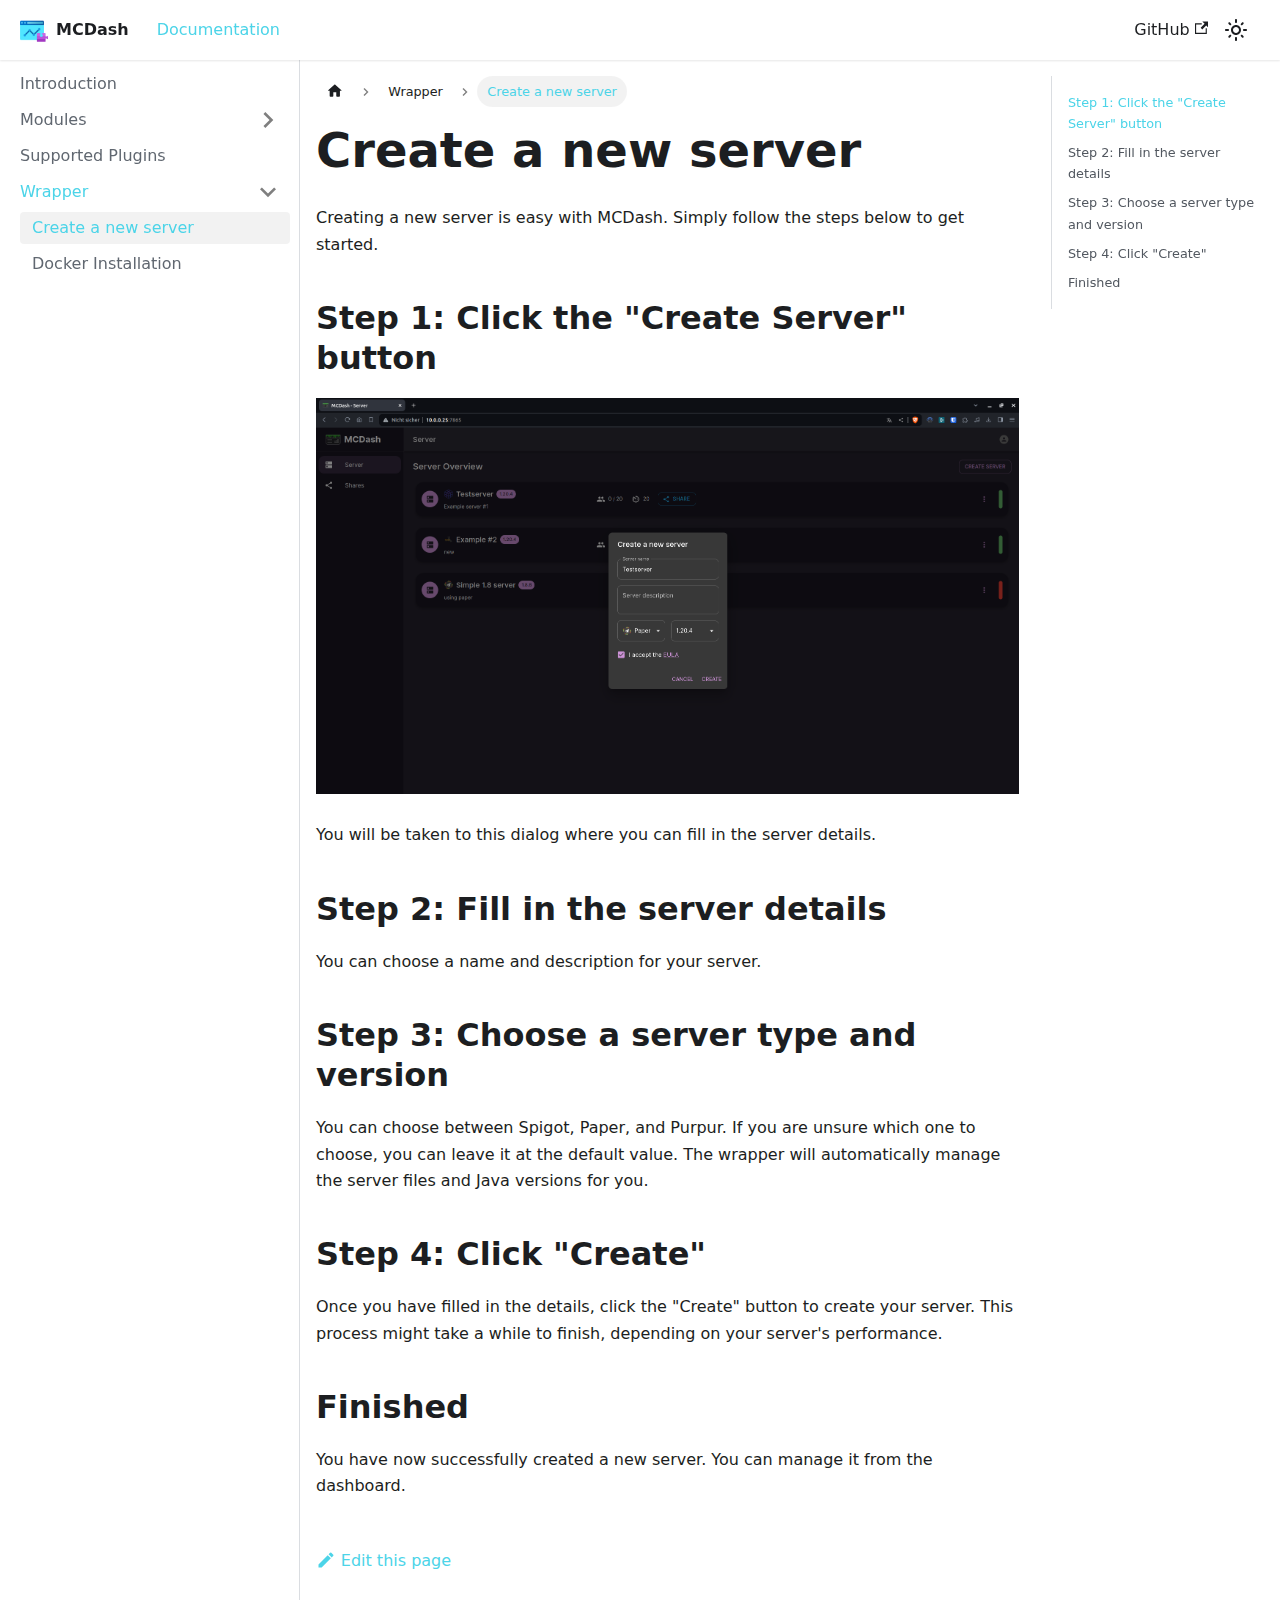
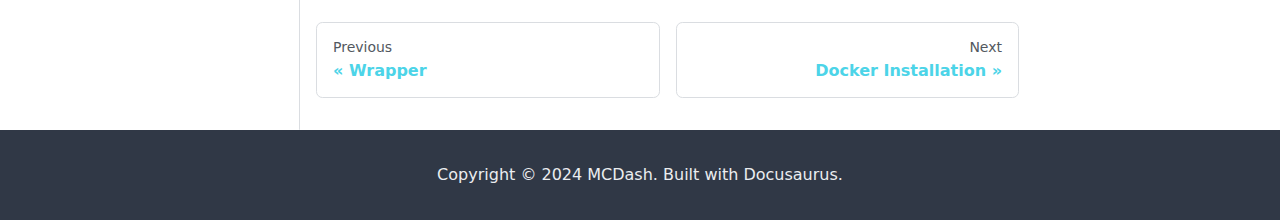
<file: docs/wrapper/create/index.html>
<!doctype html>
<html lang="en" dir="ltr" class="docs-wrapper docs-doc-page docs-version-current plugin-docs plugin-id-default docs-doc-id-wrapper/create">
<head>
<meta charset="UTF-8">
<meta name="generator" content="Docusaurus v2.4.1">
<title data-rh="true">Create a new server | MCDash</title><meta data-rh="true" name="viewport" content="width=device-width,initial-scale=1"><meta data-rh="true" name="twitter:card" content="summary_large_image"><meta data-rh="true" property="og:url" content="https://mcdash.gnmyt.dev/docs/wrapper/create"><meta data-rh="true" name="docusaurus_locale" content="en"><meta data-rh="true" name="docsearch:language" content="en"><meta data-rh="true" name="docusaurus_version" content="current"><meta data-rh="true" name="docusaurus_tag" content="docs-default-current"><meta data-rh="true" name="docsearch:version" content="current"><meta data-rh="true" name="docsearch:docusaurus_tag" content="docs-default-current"><meta data-rh="true" property="og:title" content="Create a new server | MCDash"><meta data-rh="true" name="description" content="Creating a new server is easy with MCDash. Simply follow the steps below to get started."><meta data-rh="true" property="og:description" content="Creating a new server is easy with MCDash. Simply follow the steps below to get started."><link data-rh="true" rel="icon" href="/img/favicon.ico"><link data-rh="true" rel="canonical" href="https://mcdash.gnmyt.dev/docs/wrapper/create"><link data-rh="true" rel="alternate" href="https://mcdash.gnmyt.dev/docs/wrapper/create" hreflang="en"><link data-rh="true" rel="alternate" href="https://mcdash.gnmyt.dev/docs/wrapper/create" hreflang="x-default"><link rel="stylesheet" href="/assets/css/styles.e60cabf4.css">
<link rel="preload" href="/assets/js/runtime~main.7895d6b3.js" as="script">
<link rel="preload" href="/assets/js/main.304e74c4.js" as="script">
</head>
<body class="navigation-with-keyboard">
<script>!function(){function t(t){document.documentElement.setAttribute("data-theme",t)}var e=function(){var t=null;try{t=new URLSearchParams(window.location.search).get("docusaurus-theme")}catch(t){}return t}()||function(){var t=null;try{t=localStorage.getItem("theme")}catch(t){}return t}();t(null!==e?e:"light")}()</script><div id="__docusaurus">
<div role="region" aria-label="Skip to main content"><a class="skipToContent_fXgn" href="#__docusaurus_skipToContent_fallback">Skip to main content</a></div><nav aria-label="Main" class="navbar navbar--fixed-top"><div class="navbar__inner"><div class="navbar__items"><button aria-label="Toggle navigation bar" aria-expanded="false" class="navbar__toggle clean-btn" type="button"><svg width="30" height="30" viewBox="0 0 30 30" aria-hidden="true"><path stroke="currentColor" stroke-linecap="round" stroke-miterlimit="10" stroke-width="2" d="M4 7h22M4 15h22M4 23h22"></path></svg></button><a class="navbar__brand" href="/"><div class="navbar__logo"><img src="/img/favicon.png" alt="MCDash" class="themedImage_ToTc themedImage--light_HNdA"><img src="/img/favicon.png" alt="MCDash" class="themedImage_ToTc themedImage--dark_i4oU"></div><b class="navbar__title text--truncate">MCDash</b></a><a aria-current="page" class="navbar__item navbar__link navbar__link--active" href="/docs/intro">Documentation</a></div><div class="navbar__items navbar__items--right"><a href="https://github.com/gnmyt/MCDash" target="_blank" rel="noopener noreferrer" class="navbar__item navbar__link">GitHub<svg width="13.5" height="13.5" aria-hidden="true" viewBox="0 0 24 24" class="iconExternalLink_nPIU"><path fill="currentColor" d="M21 13v10h-21v-19h12v2h-10v15h17v-8h2zm3-12h-10.988l4.035 4-6.977 7.07 2.828 2.828 6.977-7.07 4.125 4.172v-11z"></path></svg></a><div class="toggle_vylO colorModeToggle_DEke"><button class="clean-btn toggleButton_gllP toggleButtonDisabled_aARS" type="button" disabled="" title="Switch between dark and light mode (currently light mode)" aria-label="Switch between dark and light mode (currently light mode)" aria-live="polite"><svg viewBox="0 0 24 24" width="24" height="24" class="lightToggleIcon_pyhR"><path fill="currentColor" d="M12,9c1.65,0,3,1.35,3,3s-1.35,3-3,3s-3-1.35-3-3S10.35,9,12,9 M12,7c-2.76,0-5,2.24-5,5s2.24,5,5,5s5-2.24,5-5 S14.76,7,12,7L12,7z M2,13l2,0c0.55,0,1-0.45,1-1s-0.45-1-1-1l-2,0c-0.55,0-1,0.45-1,1S1.45,13,2,13z M20,13l2,0c0.55,0,1-0.45,1-1 s-0.45-1-1-1l-2,0c-0.55,0-1,0.45-1,1S19.45,13,20,13z M11,2v2c0,0.55,0.45,1,1,1s1-0.45,1-1V2c0-0.55-0.45-1-1-1S11,1.45,11,2z M11,20v2c0,0.55,0.45,1,1,1s1-0.45,1-1v-2c0-0.55-0.45-1-1-1C11.45,19,11,19.45,11,20z M5.99,4.58c-0.39-0.39-1.03-0.39-1.41,0 c-0.39,0.39-0.39,1.03,0,1.41l1.06,1.06c0.39,0.39,1.03,0.39,1.41,0s0.39-1.03,0-1.41L5.99,4.58z M18.36,16.95 c-0.39-0.39-1.03-0.39-1.41,0c-0.39,0.39-0.39,1.03,0,1.41l1.06,1.06c0.39,0.39,1.03,0.39,1.41,0c0.39-0.39,0.39-1.03,0-1.41 L18.36,16.95z M19.42,5.99c0.39-0.39,0.39-1.03,0-1.41c-0.39-0.39-1.03-0.39-1.41,0l-1.06,1.06c-0.39,0.39-0.39,1.03,0,1.41 s1.03,0.39,1.41,0L19.42,5.99z M7.05,18.36c0.39-0.39,0.39-1.03,0-1.41c-0.39-0.39-1.03-0.39-1.41,0l-1.06,1.06 c-0.39,0.39-0.39,1.03,0,1.41s1.03,0.39,1.41,0L7.05,18.36z"></path></svg><svg viewBox="0 0 24 24" width="24" height="24" class="darkToggleIcon_wfgR"><path fill="currentColor" d="M9.37,5.51C9.19,6.15,9.1,6.82,9.1,7.5c0,4.08,3.32,7.4,7.4,7.4c0.68,0,1.35-0.09,1.99-0.27C17.45,17.19,14.93,19,12,19 c-3.86,0-7-3.14-7-7C5,9.07,6.81,6.55,9.37,5.51z M12,3c-4.97,0-9,4.03-9,9s4.03,9,9,9s9-4.03,9-9c0-0.46-0.04-0.92-0.1-1.36 c-0.98,1.37-2.58,2.26-4.4,2.26c-2.98,0-5.4-2.42-5.4-5.4c0-1.81,0.89-3.42,2.26-4.4C12.92,3.04,12.46,3,12,3L12,3z"></path></svg></button></div><div class="searchBox_ZlJk"></div></div></div><div role="presentation" class="navbar-sidebar__backdrop"></div></nav><div id="__docusaurus_skipToContent_fallback" class="main-wrapper mainWrapper_z2l0 docsWrapper_BCFX"><button aria-label="Scroll back to top" class="clean-btn theme-back-to-top-button backToTopButton_sjWU" type="button"></button><div class="docPage__5DB"><aside class="theme-doc-sidebar-container docSidebarContainer_b6E3"><div class="sidebarViewport_Xe31"><div class="sidebar_njMd"><nav aria-label="Docs sidebar" class="menu thin-scrollbar menu_SIkG"><ul class="theme-doc-sidebar-menu menu__list"><li class="theme-doc-sidebar-item-link theme-doc-sidebar-item-link-level-1 menu__list-item"><a class="menu__link" href="/docs/intro">Introduction</a></li><li class="theme-doc-sidebar-item-category theme-doc-sidebar-item-category-level-1 menu__list-item menu__list-item--collapsed"><div class="menu__list-item-collapsible"><a class="menu__link menu__link--sublist" aria-expanded="false" href="/docs/modules/">Modules</a><button aria-label="Toggle the collapsible sidebar category &#x27;Modules&#x27;" type="button" class="clean-btn menu__caret"></button></div></li><li class="theme-doc-sidebar-item-link theme-doc-sidebar-item-link-level-1 menu__list-item"><a class="menu__link" href="/docs/plugins/">Supported Plugins</a></li><li class="theme-doc-sidebar-item-category theme-doc-sidebar-item-category-level-1 menu__list-item"><div class="menu__list-item-collapsible"><a class="menu__link menu__link--sublist menu__link--active" aria-expanded="true" href="/docs/wrapper/">Wrapper</a><button aria-label="Toggle the collapsible sidebar category &#x27;Wrapper&#x27;" type="button" class="clean-btn menu__caret"></button></div><ul style="display:block;overflow:visible;height:auto" class="menu__list"><li class="theme-doc-sidebar-item-link theme-doc-sidebar-item-link-level-2 menu__list-item"><a class="menu__link menu__link--active" aria-current="page" tabindex="0" href="/docs/wrapper/create">Create a new server</a></li><li class="theme-doc-sidebar-item-link theme-doc-sidebar-item-link-level-2 menu__list-item"><a class="menu__link" tabindex="0" href="/docs/wrapper/docker">Docker Installation</a></li></ul></li></ul></nav></div></div></aside><main class="docMainContainer_gTbr"><div class="container padding-top--md padding-bottom--lg"><div class="row"><div class="col docItemCol_VOVn"><div class="docItemContainer_Djhp"><article><nav class="theme-doc-breadcrumbs breadcrumbsContainer_Z_bl" aria-label="Breadcrumbs"><ul class="breadcrumbs" itemscope="" itemtype="https://schema.org/BreadcrumbList"><li class="breadcrumbs__item"><a aria-label="Home page" class="breadcrumbs__link" href="/"><svg viewBox="0 0 24 24" class="breadcrumbHomeIcon_YNFT"><path d="M10 19v-5h4v5c0 .55.45 1 1 1h3c.55 0 1-.45 1-1v-7h1.7c.46 0 .68-.57.33-.87L12.67 3.6c-.38-.34-.96-.34-1.34 0l-8.36 7.53c-.34.3-.13.87.33.87H5v7c0 .55.45 1 1 1h3c.55 0 1-.45 1-1z" fill="currentColor"></path></svg></a></li><li itemscope="" itemprop="itemListElement" itemtype="https://schema.org/ListItem" class="breadcrumbs__item"><a class="breadcrumbs__link" itemprop="item" href="/docs/wrapper/"><span itemprop="name">Wrapper</span></a><meta itemprop="position" content="1"></li><li itemscope="" itemprop="itemListElement" itemtype="https://schema.org/ListItem" class="breadcrumbs__item breadcrumbs__item--active"><span class="breadcrumbs__link" itemprop="name">Create a new server</span><meta itemprop="position" content="2"></li></ul></nav><div class="tocCollapsible_ETCw theme-doc-toc-mobile tocMobile_ITEo"><button type="button" class="clean-btn tocCollapsibleButton_TO0P">On this page</button></div><div class="theme-doc-markdown markdown"><h1>Create a new server</h1><p>Creating a new server is easy with MCDash. Simply follow the steps below to get started.</p><h2 class="anchor anchorWithStickyNavbar_LWe7" id="step-1-click-the-create-server-button">Step 1: Click the &quot;Create Server&quot; button<a href="#step-1-click-the-create-server-button" class="hash-link" aria-label="Direct link to Step 1: Click the &quot;Create Server&quot; button" title="Direct link to Step 1: Click the &quot;Create Server&quot; button">​</a></h2><p><img loading="lazy" alt="Create Server" src="/assets/images/create-9707ec3c9b61090f98df34657ee09211.png" width="1917" height="1080" class="img_ev3q"></p><p>You will be taken to this dialog where you can fill in the server details.</p><h2 class="anchor anchorWithStickyNavbar_LWe7" id="step-2-fill-in-the-server-details">Step 2: Fill in the server details<a href="#step-2-fill-in-the-server-details" class="hash-link" aria-label="Direct link to Step 2: Fill in the server details" title="Direct link to Step 2: Fill in the server details">​</a></h2><p>You can choose a name and description for your server.</p><h2 class="anchor anchorWithStickyNavbar_LWe7" id="step-3-choose-a-server-type-and-version">Step 3: Choose a server type and version<a href="#step-3-choose-a-server-type-and-version" class="hash-link" aria-label="Direct link to Step 3: Choose a server type and version" title="Direct link to Step 3: Choose a server type and version">​</a></h2><p>You can choose between Spigot, Paper, and Purpur. If you are unsure which one to choose, you can leave it at the default value.
The wrapper will automatically manage the server files and Java versions for you.</p><h2 class="anchor anchorWithStickyNavbar_LWe7" id="step-4-click-create">Step 4: Click &quot;Create&quot;<a href="#step-4-click-create" class="hash-link" aria-label="Direct link to Step 4: Click &quot;Create&quot;" title="Direct link to Step 4: Click &quot;Create&quot;">​</a></h2><p>Once you have filled in the details, click the &quot;Create&quot; button to create your server.
This process might take a while to finish, depending on your server&#x27;s performance.</p><h2 class="anchor anchorWithStickyNavbar_LWe7" id="finished">Finished<a href="#finished" class="hash-link" aria-label="Direct link to Finished" title="Direct link to Finished">​</a></h2><p>You have now successfully created a new server. You can manage it from the dashboard.</p></div><footer class="theme-doc-footer docusaurus-mt-lg"><div class="theme-doc-footer-edit-meta-row row"><div class="col"><a href="https://github.com/gnmyt/MCDash/tree/master/docs/docs/wrapper/create.md" target="_blank" rel="noreferrer noopener" class="theme-edit-this-page"><svg fill="currentColor" height="20" width="20" viewBox="0 0 40 40" class="iconEdit_Z9Sw" aria-hidden="true"><g><path d="m34.5 11.7l-3 3.1-6.3-6.3 3.1-3q0.5-0.5 1.2-0.5t1.1 0.5l3.9 3.9q0.5 0.4 0.5 1.1t-0.5 1.2z m-29.5 17.1l18.4-18.5 6.3 6.3-18.4 18.4h-6.3v-6.2z"></path></g></svg>Edit this page</a></div><div class="col lastUpdated_vwxv"></div></div></footer></article><nav class="pagination-nav docusaurus-mt-lg" aria-label="Docs pages"><a class="pagination-nav__link pagination-nav__link--prev" href="/docs/wrapper/"><div class="pagination-nav__sublabel">Previous</div><div class="pagination-nav__label">Wrapper</div></a><a class="pagination-nav__link pagination-nav__link--next" href="/docs/wrapper/docker"><div class="pagination-nav__sublabel">Next</div><div class="pagination-nav__label">Docker Installation</div></a></nav></div></div><div class="col col--3"><div class="tableOfContents_bqdL thin-scrollbar theme-doc-toc-desktop"><ul class="table-of-contents table-of-contents__left-border"><li><a href="#step-1-click-the-create-server-button" class="table-of-contents__link toc-highlight">Step 1: Click the &quot;Create Server&quot; button</a></li><li><a href="#step-2-fill-in-the-server-details" class="table-of-contents__link toc-highlight">Step 2: Fill in the server details</a></li><li><a href="#step-3-choose-a-server-type-and-version" class="table-of-contents__link toc-highlight">Step 3: Choose a server type and version</a></li><li><a href="#step-4-click-create" class="table-of-contents__link toc-highlight">Step 4: Click &quot;Create&quot;</a></li><li><a href="#finished" class="table-of-contents__link toc-highlight">Finished</a></li></ul></div></div></div></div></main></div></div><footer class="footer footer--dark"><div class="container container-fluid"><div class="footer__bottom text--center"><div class="footer__copyright">Copyright © 2024 MCDash. Built with Docusaurus.</div></div></div></footer></div>
<script src="/assets/js/runtime~main.7895d6b3.js"></script>
<script src="/assets/js/main.304e74c4.js"></script>
</body>
</html>
</file>
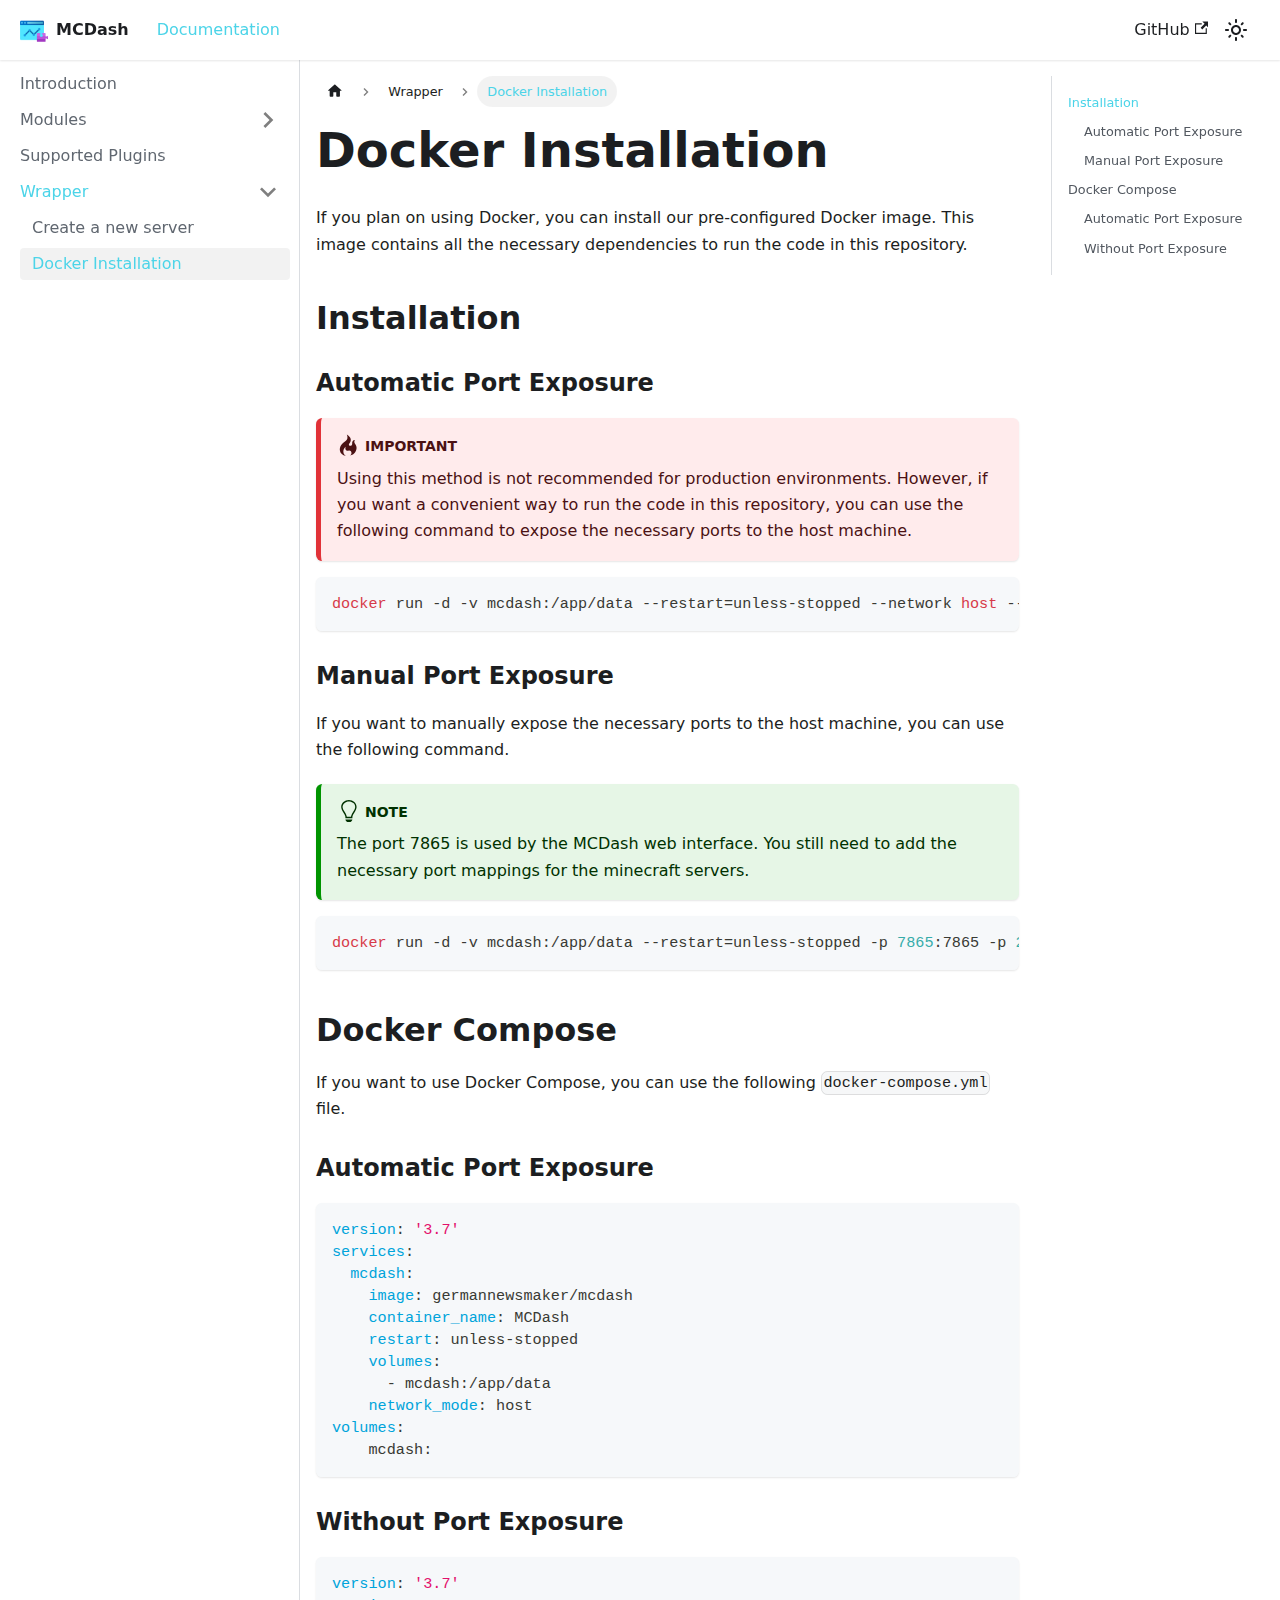
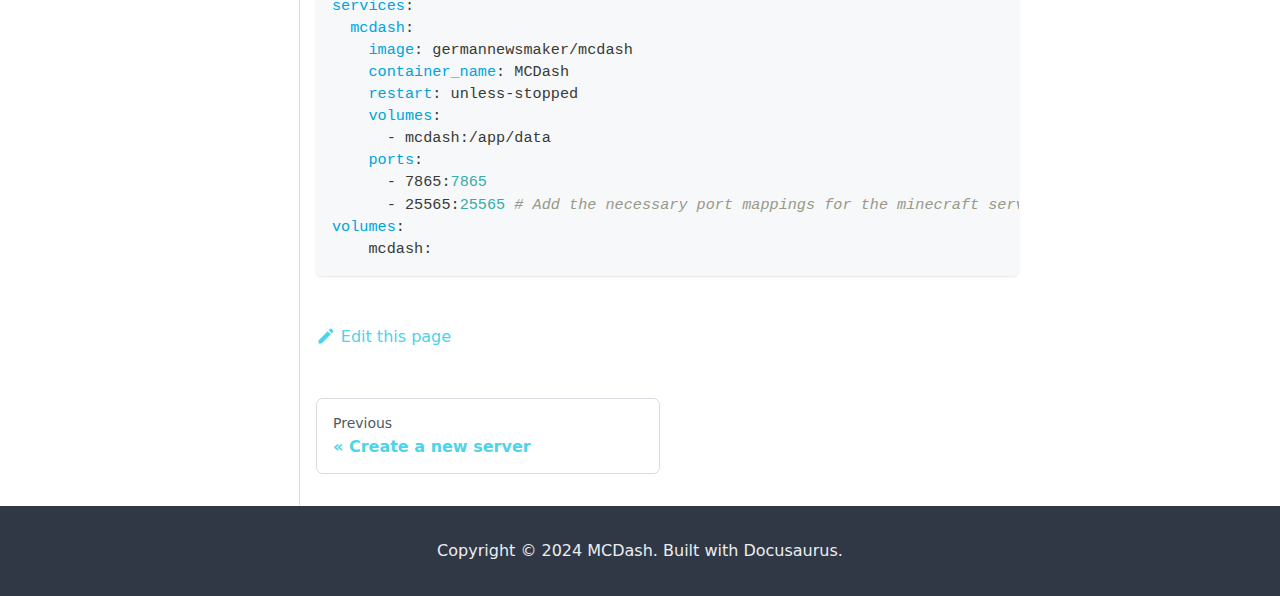
<file: docs/wrapper/docker/index.html>
<!doctype html>
<html lang="en" dir="ltr" class="docs-wrapper docs-doc-page docs-version-current plugin-docs plugin-id-default docs-doc-id-wrapper/docker">
<head>
<meta charset="UTF-8">
<meta name="generator" content="Docusaurus v2.4.1">
<title data-rh="true">Docker Installation | MCDash</title><meta data-rh="true" name="viewport" content="width=device-width,initial-scale=1"><meta data-rh="true" name="twitter:card" content="summary_large_image"><meta data-rh="true" property="og:url" content="https://mcdash.gnmyt.dev/docs/wrapper/docker"><meta data-rh="true" name="docusaurus_locale" content="en"><meta data-rh="true" name="docsearch:language" content="en"><meta data-rh="true" name="docusaurus_version" content="current"><meta data-rh="true" name="docusaurus_tag" content="docs-default-current"><meta data-rh="true" name="docsearch:version" content="current"><meta data-rh="true" name="docsearch:docusaurus_tag" content="docs-default-current"><meta data-rh="true" property="og:title" content="Docker Installation | MCDash"><meta data-rh="true" name="description" content="If you plan on using Docker, you can install our pre-configured Docker image. This image contains all the necessary"><meta data-rh="true" property="og:description" content="If you plan on using Docker, you can install our pre-configured Docker image. This image contains all the necessary"><link data-rh="true" rel="icon" href="/img/favicon.ico"><link data-rh="true" rel="canonical" href="https://mcdash.gnmyt.dev/docs/wrapper/docker"><link data-rh="true" rel="alternate" href="https://mcdash.gnmyt.dev/docs/wrapper/docker" hreflang="en"><link data-rh="true" rel="alternate" href="https://mcdash.gnmyt.dev/docs/wrapper/docker" hreflang="x-default"><link rel="stylesheet" href="/assets/css/styles.e60cabf4.css">
<link rel="preload" href="/assets/js/runtime~main.7895d6b3.js" as="script">
<link rel="preload" href="/assets/js/main.304e74c4.js" as="script">
</head>
<body class="navigation-with-keyboard">
<script>!function(){function t(t){document.documentElement.setAttribute("data-theme",t)}var e=function(){var t=null;try{t=new URLSearchParams(window.location.search).get("docusaurus-theme")}catch(t){}return t}()||function(){var t=null;try{t=localStorage.getItem("theme")}catch(t){}return t}();t(null!==e?e:"light")}()</script><div id="__docusaurus">
<div role="region" aria-label="Skip to main content"><a class="skipToContent_fXgn" href="#__docusaurus_skipToContent_fallback">Skip to main content</a></div><nav aria-label="Main" class="navbar navbar--fixed-top"><div class="navbar__inner"><div class="navbar__items"><button aria-label="Toggle navigation bar" aria-expanded="false" class="navbar__toggle clean-btn" type="button"><svg width="30" height="30" viewBox="0 0 30 30" aria-hidden="true"><path stroke="currentColor" stroke-linecap="round" stroke-miterlimit="10" stroke-width="2" d="M4 7h22M4 15h22M4 23h22"></path></svg></button><a class="navbar__brand" href="/"><div class="navbar__logo"><img src="/img/favicon.png" alt="MCDash" class="themedImage_ToTc themedImage--light_HNdA"><img src="/img/favicon.png" alt="MCDash" class="themedImage_ToTc themedImage--dark_i4oU"></div><b class="navbar__title text--truncate">MCDash</b></a><a aria-current="page" class="navbar__item navbar__link navbar__link--active" href="/docs/intro">Documentation</a></div><div class="navbar__items navbar__items--right"><a href="https://github.com/gnmyt/MCDash" target="_blank" rel="noopener noreferrer" class="navbar__item navbar__link">GitHub<svg width="13.5" height="13.5" aria-hidden="true" viewBox="0 0 24 24" class="iconExternalLink_nPIU"><path fill="currentColor" d="M21 13v10h-21v-19h12v2h-10v15h17v-8h2zm3-12h-10.988l4.035 4-6.977 7.07 2.828 2.828 6.977-7.07 4.125 4.172v-11z"></path></svg></a><div class="toggle_vylO colorModeToggle_DEke"><button class="clean-btn toggleButton_gllP toggleButtonDisabled_aARS" type="button" disabled="" title="Switch between dark and light mode (currently light mode)" aria-label="Switch between dark and light mode (currently light mode)" aria-live="polite"><svg viewBox="0 0 24 24" width="24" height="24" class="lightToggleIcon_pyhR"><path fill="currentColor" d="M12,9c1.65,0,3,1.35,3,3s-1.35,3-3,3s-3-1.35-3-3S10.35,9,12,9 M12,7c-2.76,0-5,2.24-5,5s2.24,5,5,5s5-2.24,5-5 S14.76,7,12,7L12,7z M2,13l2,0c0.55,0,1-0.45,1-1s-0.45-1-1-1l-2,0c-0.55,0-1,0.45-1,1S1.45,13,2,13z M20,13l2,0c0.55,0,1-0.45,1-1 s-0.45-1-1-1l-2,0c-0.55,0-1,0.45-1,1S19.45,13,20,13z M11,2v2c0,0.55,0.45,1,1,1s1-0.45,1-1V2c0-0.55-0.45-1-1-1S11,1.45,11,2z M11,20v2c0,0.55,0.45,1,1,1s1-0.45,1-1v-2c0-0.55-0.45-1-1-1C11.45,19,11,19.45,11,20z M5.99,4.58c-0.39-0.39-1.03-0.39-1.41,0 c-0.39,0.39-0.39,1.03,0,1.41l1.06,1.06c0.39,0.39,1.03,0.39,1.41,0s0.39-1.03,0-1.41L5.99,4.58z M18.36,16.95 c-0.39-0.39-1.03-0.39-1.41,0c-0.39,0.39-0.39,1.03,0,1.41l1.06,1.06c0.39,0.39,1.03,0.39,1.41,0c0.39-0.39,0.39-1.03,0-1.41 L18.36,16.95z M19.42,5.99c0.39-0.39,0.39-1.03,0-1.41c-0.39-0.39-1.03-0.39-1.41,0l-1.06,1.06c-0.39,0.39-0.39,1.03,0,1.41 s1.03,0.39,1.41,0L19.42,5.99z M7.05,18.36c0.39-0.39,0.39-1.03,0-1.41c-0.39-0.39-1.03-0.39-1.41,0l-1.06,1.06 c-0.39,0.39-0.39,1.03,0,1.41s1.03,0.39,1.41,0L7.05,18.36z"></path></svg><svg viewBox="0 0 24 24" width="24" height="24" class="darkToggleIcon_wfgR"><path fill="currentColor" d="M9.37,5.51C9.19,6.15,9.1,6.82,9.1,7.5c0,4.08,3.32,7.4,7.4,7.4c0.68,0,1.35-0.09,1.99-0.27C17.45,17.19,14.93,19,12,19 c-3.86,0-7-3.14-7-7C5,9.07,6.81,6.55,9.37,5.51z M12,3c-4.97,0-9,4.03-9,9s4.03,9,9,9s9-4.03,9-9c0-0.46-0.04-0.92-0.1-1.36 c-0.98,1.37-2.58,2.26-4.4,2.26c-2.98,0-5.4-2.42-5.4-5.4c0-1.81,0.89-3.42,2.26-4.4C12.92,3.04,12.46,3,12,3L12,3z"></path></svg></button></div><div class="searchBox_ZlJk"></div></div></div><div role="presentation" class="navbar-sidebar__backdrop"></div></nav><div id="__docusaurus_skipToContent_fallback" class="main-wrapper mainWrapper_z2l0 docsWrapper_BCFX"><button aria-label="Scroll back to top" class="clean-btn theme-back-to-top-button backToTopButton_sjWU" type="button"></button><div class="docPage__5DB"><aside class="theme-doc-sidebar-container docSidebarContainer_b6E3"><div class="sidebarViewport_Xe31"><div class="sidebar_njMd"><nav aria-label="Docs sidebar" class="menu thin-scrollbar menu_SIkG"><ul class="theme-doc-sidebar-menu menu__list"><li class="theme-doc-sidebar-item-link theme-doc-sidebar-item-link-level-1 menu__list-item"><a class="menu__link" href="/docs/intro">Introduction</a></li><li class="theme-doc-sidebar-item-category theme-doc-sidebar-item-category-level-1 menu__list-item menu__list-item--collapsed"><div class="menu__list-item-collapsible"><a class="menu__link menu__link--sublist" aria-expanded="false" href="/docs/modules/">Modules</a><button aria-label="Toggle the collapsible sidebar category &#x27;Modules&#x27;" type="button" class="clean-btn menu__caret"></button></div></li><li class="theme-doc-sidebar-item-link theme-doc-sidebar-item-link-level-1 menu__list-item"><a class="menu__link" href="/docs/plugins/">Supported Plugins</a></li><li class="theme-doc-sidebar-item-category theme-doc-sidebar-item-category-level-1 menu__list-item"><div class="menu__list-item-collapsible"><a class="menu__link menu__link--sublist menu__link--active" aria-expanded="true" href="/docs/wrapper/">Wrapper</a><button aria-label="Toggle the collapsible sidebar category &#x27;Wrapper&#x27;" type="button" class="clean-btn menu__caret"></button></div><ul style="display:block;overflow:visible;height:auto" class="menu__list"><li class="theme-doc-sidebar-item-link theme-doc-sidebar-item-link-level-2 menu__list-item"><a class="menu__link" tabindex="0" href="/docs/wrapper/create">Create a new server</a></li><li class="theme-doc-sidebar-item-link theme-doc-sidebar-item-link-level-2 menu__list-item"><a class="menu__link menu__link--active" aria-current="page" tabindex="0" href="/docs/wrapper/docker">Docker Installation</a></li></ul></li></ul></nav></div></div></aside><main class="docMainContainer_gTbr"><div class="container padding-top--md padding-bottom--lg"><div class="row"><div class="col docItemCol_VOVn"><div class="docItemContainer_Djhp"><article><nav class="theme-doc-breadcrumbs breadcrumbsContainer_Z_bl" aria-label="Breadcrumbs"><ul class="breadcrumbs" itemscope="" itemtype="https://schema.org/BreadcrumbList"><li class="breadcrumbs__item"><a aria-label="Home page" class="breadcrumbs__link" href="/"><svg viewBox="0 0 24 24" class="breadcrumbHomeIcon_YNFT"><path d="M10 19v-5h4v5c0 .55.45 1 1 1h3c.55 0 1-.45 1-1v-7h1.7c.46 0 .68-.57.33-.87L12.67 3.6c-.38-.34-.96-.34-1.34 0l-8.36 7.53c-.34.3-.13.87.33.87H5v7c0 .55.45 1 1 1h3c.55 0 1-.45 1-1z" fill="currentColor"></path></svg></a></li><li itemscope="" itemprop="itemListElement" itemtype="https://schema.org/ListItem" class="breadcrumbs__item"><a class="breadcrumbs__link" itemprop="item" href="/docs/wrapper/"><span itemprop="name">Wrapper</span></a><meta itemprop="position" content="1"></li><li itemscope="" itemprop="itemListElement" itemtype="https://schema.org/ListItem" class="breadcrumbs__item breadcrumbs__item--active"><span class="breadcrumbs__link" itemprop="name">Docker Installation</span><meta itemprop="position" content="2"></li></ul></nav><div class="tocCollapsible_ETCw theme-doc-toc-mobile tocMobile_ITEo"><button type="button" class="clean-btn tocCollapsibleButton_TO0P">On this page</button></div><div class="theme-doc-markdown markdown"><h1>Docker Installation</h1><p>If you plan on using Docker, you can install our pre-configured Docker image. This image contains all the necessary
dependencies to run the code in this repository.</p><h2 class="anchor anchorWithStickyNavbar_LWe7" id="installation">Installation<a href="#installation" class="hash-link" aria-label="Direct link to Installation" title="Direct link to Installation">​</a></h2><h3 class="anchor anchorWithStickyNavbar_LWe7" id="automatic-port-exposure">Automatic Port Exposure<a href="#automatic-port-exposure" class="hash-link" aria-label="Direct link to Automatic Port Exposure" title="Direct link to Automatic Port Exposure">​</a></h3><div class="theme-admonition theme-admonition-warning alert alert--danger admonition_LlT9"><div class="admonitionHeading_tbUL"><span class="admonitionIcon_kALy"><svg viewBox="0 0 12 16"><path fill-rule="evenodd" d="M5.05.31c.81 2.17.41 3.38-.52 4.31C3.55 5.67 1.98 6.45.9 7.98c-1.45 2.05-1.7 6.53 3.53 7.7-2.2-1.16-2.67-4.52-.3-6.61-.61 2.03.53 3.33 1.94 2.86 1.39-.47 2.3.53 2.27 1.67-.02.78-.31 1.44-1.13 1.81 3.42-.59 4.78-3.42 4.78-5.56 0-2.84-2.53-3.22-1.25-5.61-1.52.13-2.03 1.13-1.89 2.75.09 1.08-1.02 1.8-1.86 1.33-.67-.41-.66-1.19-.06-1.78C8.18 5.31 8.68 2.45 5.05.32L5.03.3l.02.01z"></path></svg></span>Important</div><div class="admonitionContent_S0QG"><p>Using this method is not recommended for production environments. However, if you want a convenient way to run the
code in this repository, you can use the following command to expose the necessary ports to the host machine.</p></div></div><div class="language-bash codeBlockContainer_Ckt0 theme-code-block" style="--prism-color:#393A34;--prism-background-color:#f6f8fa"><div class="codeBlockContent_biex"><pre tabindex="0" class="prism-code language-bash codeBlock_bY9V thin-scrollbar"><code class="codeBlockLines_e6Vv"><span class="token-line" style="color:#393A34"><span class="token function" style="color:#d73a49">docker</span><span class="token plain"> run -d -v mcdash:/app/data --restart</span><span class="token operator" style="color:#393A34">=</span><span class="token plain">unless-stopped --network </span><span class="token function" style="color:#d73a49">host</span><span class="token plain"> --name MCDash germannewsmaker/mcdash</span><br></span></code></pre><div class="buttonGroup__atx"><button type="button" aria-label="Copy code to clipboard" title="Copy" class="clean-btn"><span class="copyButtonIcons_eSgA" aria-hidden="true"><svg viewBox="0 0 24 24" class="copyButtonIcon_y97N"><path fill="currentColor" d="M19,21H8V7H19M19,5H8A2,2 0 0,0 6,7V21A2,2 0 0,0 8,23H19A2,2 0 0,0 21,21V7A2,2 0 0,0 19,5M16,1H4A2,2 0 0,0 2,3V17H4V3H16V1Z"></path></svg><svg viewBox="0 0 24 24" class="copyButtonSuccessIcon_LjdS"><path fill="currentColor" d="M21,7L9,19L3.5,13.5L4.91,12.09L9,16.17L19.59,5.59L21,7Z"></path></svg></span></button></div></div></div><h3 class="anchor anchorWithStickyNavbar_LWe7" id="manual-port-exposure">Manual Port Exposure<a href="#manual-port-exposure" class="hash-link" aria-label="Direct link to Manual Port Exposure" title="Direct link to Manual Port Exposure">​</a></h3><p>If you want to manually expose the necessary ports to the host machine, you can use the following command.</p><div class="theme-admonition theme-admonition-tip alert alert--success admonition_LlT9"><div class="admonitionHeading_tbUL"><span class="admonitionIcon_kALy"><svg viewBox="0 0 12 16"><path fill-rule="evenodd" d="M6.5 0C3.48 0 1 2.19 1 5c0 .92.55 2.25 1 3 1.34 2.25 1.78 2.78 2 4v1h5v-1c.22-1.22.66-1.75 2-4 .45-.75 1-2.08 1-3 0-2.81-2.48-5-5.5-5zm3.64 7.48c-.25.44-.47.8-.67 1.11-.86 1.41-1.25 2.06-1.45 3.23-.02.05-.02.11-.02.17H5c0-.06 0-.13-.02-.17-.2-1.17-.59-1.83-1.45-3.23-.2-.31-.42-.67-.67-1.11C2.44 6.78 2 5.65 2 5c0-2.2 2.02-4 4.5-4 1.22 0 2.36.42 3.22 1.19C10.55 2.94 11 3.94 11 5c0 .66-.44 1.78-.86 2.48zM4 14h5c-.23 1.14-1.3 2-2.5 2s-2.27-.86-2.5-2z"></path></svg></span>Note</div><div class="admonitionContent_S0QG"><p>The port 7865 is used by the MCDash web interface. You still need to add the necessary port mappings for the
minecraft servers.</p></div></div><div class="language-bash codeBlockContainer_Ckt0 theme-code-block" style="--prism-color:#393A34;--prism-background-color:#f6f8fa"><div class="codeBlockContent_biex"><pre tabindex="0" class="prism-code language-bash codeBlock_bY9V thin-scrollbar"><code class="codeBlockLines_e6Vv"><span class="token-line" style="color:#393A34"><span class="token function" style="color:#d73a49">docker</span><span class="token plain"> run -d -v mcdash:/app/data --restart</span><span class="token operator" style="color:#393A34">=</span><span class="token plain">unless-stopped -p </span><span class="token number" style="color:#36acaa">7865</span><span class="token plain">:7865 -p </span><span class="token number" style="color:#36acaa">25565</span><span class="token plain">:25565 --name MCDash germannewsmaker/mcdash</span><br></span></code></pre><div class="buttonGroup__atx"><button type="button" aria-label="Copy code to clipboard" title="Copy" class="clean-btn"><span class="copyButtonIcons_eSgA" aria-hidden="true"><svg viewBox="0 0 24 24" class="copyButtonIcon_y97N"><path fill="currentColor" d="M19,21H8V7H19M19,5H8A2,2 0 0,0 6,7V21A2,2 0 0,0 8,23H19A2,2 0 0,0 21,21V7A2,2 0 0,0 19,5M16,1H4A2,2 0 0,0 2,3V17H4V3H16V1Z"></path></svg><svg viewBox="0 0 24 24" class="copyButtonSuccessIcon_LjdS"><path fill="currentColor" d="M21,7L9,19L3.5,13.5L4.91,12.09L9,16.17L19.59,5.59L21,7Z"></path></svg></span></button></div></div></div><h2 class="anchor anchorWithStickyNavbar_LWe7" id="docker-compose">Docker Compose<a href="#docker-compose" class="hash-link" aria-label="Direct link to Docker Compose" title="Direct link to Docker Compose">​</a></h2><p>If you want to use Docker Compose, you can use the following <code>docker-compose.yml</code> file.</p><h3 class="anchor anchorWithStickyNavbar_LWe7" id="automatic-port-exposure-1">Automatic Port Exposure<a href="#automatic-port-exposure-1" class="hash-link" aria-label="Direct link to Automatic Port Exposure" title="Direct link to Automatic Port Exposure">​</a></h3><div class="language-yaml codeBlockContainer_Ckt0 theme-code-block" style="--prism-color:#393A34;--prism-background-color:#f6f8fa"><div class="codeBlockContent_biex"><pre tabindex="0" class="prism-code language-yaml codeBlock_bY9V thin-scrollbar"><code class="codeBlockLines_e6Vv"><span class="token-line" style="color:#393A34"><span class="token key atrule" style="color:#00a4db">version</span><span class="token punctuation" style="color:#393A34">:</span><span class="token plain"> </span><span class="token string" style="color:#e3116c">&#x27;3.7&#x27;</span><span class="token plain"></span><br></span><span class="token-line" style="color:#393A34"><span class="token plain"></span><span class="token key atrule" style="color:#00a4db">services</span><span class="token punctuation" style="color:#393A34">:</span><span class="token plain"></span><br></span><span class="token-line" style="color:#393A34"><span class="token plain">  </span><span class="token key atrule" style="color:#00a4db">mcdash</span><span class="token punctuation" style="color:#393A34">:</span><span class="token plain"></span><br></span><span class="token-line" style="color:#393A34"><span class="token plain">    </span><span class="token key atrule" style="color:#00a4db">image</span><span class="token punctuation" style="color:#393A34">:</span><span class="token plain"> germannewsmaker/mcdash</span><br></span><span class="token-line" style="color:#393A34"><span class="token plain">    </span><span class="token key atrule" style="color:#00a4db">container_name</span><span class="token punctuation" style="color:#393A34">:</span><span class="token plain"> MCDash</span><br></span><span class="token-line" style="color:#393A34"><span class="token plain">    </span><span class="token key atrule" style="color:#00a4db">restart</span><span class="token punctuation" style="color:#393A34">:</span><span class="token plain"> unless</span><span class="token punctuation" style="color:#393A34">-</span><span class="token plain">stopped</span><br></span><span class="token-line" style="color:#393A34"><span class="token plain">    </span><span class="token key atrule" style="color:#00a4db">volumes</span><span class="token punctuation" style="color:#393A34">:</span><span class="token plain"></span><br></span><span class="token-line" style="color:#393A34"><span class="token plain">      </span><span class="token punctuation" style="color:#393A34">-</span><span class="token plain"> mcdash</span><span class="token punctuation" style="color:#393A34">:</span><span class="token plain">/app/data</span><br></span><span class="token-line" style="color:#393A34"><span class="token plain">    </span><span class="token key atrule" style="color:#00a4db">network_mode</span><span class="token punctuation" style="color:#393A34">:</span><span class="token plain"> host</span><br></span><span class="token-line" style="color:#393A34"><span class="token plain"></span><span class="token key atrule" style="color:#00a4db">volumes</span><span class="token punctuation" style="color:#393A34">:</span><span class="token plain"></span><br></span><span class="token-line" style="color:#393A34"><span class="token plain">    mcdash</span><span class="token punctuation" style="color:#393A34">:</span><br></span></code></pre><div class="buttonGroup__atx"><button type="button" aria-label="Copy code to clipboard" title="Copy" class="clean-btn"><span class="copyButtonIcons_eSgA" aria-hidden="true"><svg viewBox="0 0 24 24" class="copyButtonIcon_y97N"><path fill="currentColor" d="M19,21H8V7H19M19,5H8A2,2 0 0,0 6,7V21A2,2 0 0,0 8,23H19A2,2 0 0,0 21,21V7A2,2 0 0,0 19,5M16,1H4A2,2 0 0,0 2,3V17H4V3H16V1Z"></path></svg><svg viewBox="0 0 24 24" class="copyButtonSuccessIcon_LjdS"><path fill="currentColor" d="M21,7L9,19L3.5,13.5L4.91,12.09L9,16.17L19.59,5.59L21,7Z"></path></svg></span></button></div></div></div><h3 class="anchor anchorWithStickyNavbar_LWe7" id="without-port-exposure">Without Port Exposure<a href="#without-port-exposure" class="hash-link" aria-label="Direct link to Without Port Exposure" title="Direct link to Without Port Exposure">​</a></h3><div class="language-yaml codeBlockContainer_Ckt0 theme-code-block" style="--prism-color:#393A34;--prism-background-color:#f6f8fa"><div class="codeBlockContent_biex"><pre tabindex="0" class="prism-code language-yaml codeBlock_bY9V thin-scrollbar"><code class="codeBlockLines_e6Vv"><span class="token-line" style="color:#393A34"><span class="token key atrule" style="color:#00a4db">version</span><span class="token punctuation" style="color:#393A34">:</span><span class="token plain"> </span><span class="token string" style="color:#e3116c">&#x27;3.7&#x27;</span><span class="token plain"></span><br></span><span class="token-line" style="color:#393A34"><span class="token plain"></span><span class="token key atrule" style="color:#00a4db">services</span><span class="token punctuation" style="color:#393A34">:</span><span class="token plain"></span><br></span><span class="token-line" style="color:#393A34"><span class="token plain">  </span><span class="token key atrule" style="color:#00a4db">mcdash</span><span class="token punctuation" style="color:#393A34">:</span><span class="token plain"></span><br></span><span class="token-line" style="color:#393A34"><span class="token plain">    </span><span class="token key atrule" style="color:#00a4db">image</span><span class="token punctuation" style="color:#393A34">:</span><span class="token plain"> germannewsmaker/mcdash</span><br></span><span class="token-line" style="color:#393A34"><span class="token plain">    </span><span class="token key atrule" style="color:#00a4db">container_name</span><span class="token punctuation" style="color:#393A34">:</span><span class="token plain"> MCDash</span><br></span><span class="token-line" style="color:#393A34"><span class="token plain">    </span><span class="token key atrule" style="color:#00a4db">restart</span><span class="token punctuation" style="color:#393A34">:</span><span class="token plain"> unless</span><span class="token punctuation" style="color:#393A34">-</span><span class="token plain">stopped</span><br></span><span class="token-line" style="color:#393A34"><span class="token plain">    </span><span class="token key atrule" style="color:#00a4db">volumes</span><span class="token punctuation" style="color:#393A34">:</span><span class="token plain"></span><br></span><span class="token-line" style="color:#393A34"><span class="token plain">      </span><span class="token punctuation" style="color:#393A34">-</span><span class="token plain"> mcdash</span><span class="token punctuation" style="color:#393A34">:</span><span class="token plain">/app/data</span><br></span><span class="token-line" style="color:#393A34"><span class="token plain">    </span><span class="token key atrule" style="color:#00a4db">ports</span><span class="token punctuation" style="color:#393A34">:</span><span class="token plain"></span><br></span><span class="token-line" style="color:#393A34"><span class="token plain">      </span><span class="token punctuation" style="color:#393A34">-</span><span class="token plain"> 7865</span><span class="token punctuation" style="color:#393A34">:</span><span class="token number" style="color:#36acaa">7865</span><span class="token plain"></span><br></span><span class="token-line" style="color:#393A34"><span class="token plain">      </span><span class="token punctuation" style="color:#393A34">-</span><span class="token plain"> 25565</span><span class="token punctuation" style="color:#393A34">:</span><span class="token number" style="color:#36acaa">25565</span><span class="token plain"> </span><span class="token comment" style="color:#999988;font-style:italic"># Add the necessary port mappings for the minecraft servers</span><span class="token plain"></span><br></span><span class="token-line" style="color:#393A34"><span class="token plain"></span><span class="token key atrule" style="color:#00a4db">volumes</span><span class="token punctuation" style="color:#393A34">:</span><span class="token plain"></span><br></span><span class="token-line" style="color:#393A34"><span class="token plain">    mcdash</span><span class="token punctuation" style="color:#393A34">:</span><br></span></code></pre><div class="buttonGroup__atx"><button type="button" aria-label="Copy code to clipboard" title="Copy" class="clean-btn"><span class="copyButtonIcons_eSgA" aria-hidden="true"><svg viewBox="0 0 24 24" class="copyButtonIcon_y97N"><path fill="currentColor" d="M19,21H8V7H19M19,5H8A2,2 0 0,0 6,7V21A2,2 0 0,0 8,23H19A2,2 0 0,0 21,21V7A2,2 0 0,0 19,5M16,1H4A2,2 0 0,0 2,3V17H4V3H16V1Z"></path></svg><svg viewBox="0 0 24 24" class="copyButtonSuccessIcon_LjdS"><path fill="currentColor" d="M21,7L9,19L3.5,13.5L4.91,12.09L9,16.17L19.59,5.59L21,7Z"></path></svg></span></button></div></div></div></div><footer class="theme-doc-footer docusaurus-mt-lg"><div class="theme-doc-footer-edit-meta-row row"><div class="col"><a href="https://github.com/gnmyt/MCDash/tree/master/docs/docs/wrapper/docker.md" target="_blank" rel="noreferrer noopener" class="theme-edit-this-page"><svg fill="currentColor" height="20" width="20" viewBox="0 0 40 40" class="iconEdit_Z9Sw" aria-hidden="true"><g><path d="m34.5 11.7l-3 3.1-6.3-6.3 3.1-3q0.5-0.5 1.2-0.5t1.1 0.5l3.9 3.9q0.5 0.4 0.5 1.1t-0.5 1.2z m-29.5 17.1l18.4-18.5 6.3 6.3-18.4 18.4h-6.3v-6.2z"></path></g></svg>Edit this page</a></div><div class="col lastUpdated_vwxv"></div></div></footer></article><nav class="pagination-nav docusaurus-mt-lg" aria-label="Docs pages"><a class="pagination-nav__link pagination-nav__link--prev" href="/docs/wrapper/create"><div class="pagination-nav__sublabel">Previous</div><div class="pagination-nav__label">Create a new server</div></a></nav></div></div><div class="col col--3"><div class="tableOfContents_bqdL thin-scrollbar theme-doc-toc-desktop"><ul class="table-of-contents table-of-contents__left-border"><li><a href="#installation" class="table-of-contents__link toc-highlight">Installation</a><ul><li><a href="#automatic-port-exposure" class="table-of-contents__link toc-highlight">Automatic Port Exposure</a></li><li><a href="#manual-port-exposure" class="table-of-contents__link toc-highlight">Manual Port Exposure</a></li></ul></li><li><a href="#docker-compose" class="table-of-contents__link toc-highlight">Docker Compose</a><ul><li><a href="#automatic-port-exposure-1" class="table-of-contents__link toc-highlight">Automatic Port Exposure</a></li><li><a href="#without-port-exposure" class="table-of-contents__link toc-highlight">Without Port Exposure</a></li></ul></li></ul></div></div></div></div></main></div></div><footer class="footer footer--dark"><div class="container container-fluid"><div class="footer__bottom text--center"><div class="footer__copyright">Copyright © 2024 MCDash. Built with Docusaurus.</div></div></div></footer></div>
<script src="/assets/js/runtime~main.7895d6b3.js"></script>
<script src="/assets/js/main.304e74c4.js"></script>
</body>
</html>
</file>
<file: assets/css/styles.df838d4c.css>
.col,.container{padding:0 var(--ifm-spacing-horizontal);width:100%}.markdown>h2,.markdown>h3,.markdown>h4,.markdown>h5,.markdown>h6{margin-bottom:calc(var(--ifm-heading-vertical-rhythm-bottom)*var(--ifm-leading))}.markdown li,body{word-wrap:break-word}body,ol ol,ol ul,ul ol,ul ul{margin:0}pre,table{overflow:auto}blockquote,pre{margin:0 0 var(--ifm-spacing-vertical)}.breadcrumbs__link,.button{transition-timing-function:var(--ifm-transition-timing-default)}.button,code{vertical-align:middle}.button--outline.button--active,.button--outline:active,.button--outline:hover,:root{--ifm-button-color:var(--ifm-font-color-base-inverse)}.menu__link:hover,a{transition:color var(--ifm-transition-fast) var(--ifm-transition-timing-default)}.navbar--dark,:root{--ifm-navbar-link-hover-color:var(--ifm-color-primary)}.menu,.navbar-sidebar{overflow-x:hidden}:root,html[data-theme=dark]{--ifm-color-emphasis-500:var(--ifm-color-gray-500)}.toggleButton_gllP,html{-webkit-tap-highlight-color:transparent}.clean-list,.containsTaskList_mC6p,.details_lb9f>summary,.dropdown__menu,.menu__list{list-style:none}:root{--ifm-color-scheme:light;--ifm-dark-value:10%;--ifm-darker-value:15%;--ifm-darkest-value:30%;--ifm-light-value:15%;--ifm-lighter-value:30%;--ifm-lightest-value:50%;--ifm-contrast-background-value:90%;--ifm-contrast-foreground-value:70%;--ifm-contrast-background-dark-value:70%;--ifm-contrast-foreground-dark-value:90%;--ifm-color-primary:#3578e5;--ifm-color-secondary:#ebedf0;--ifm-color-success:#00a400;--ifm-color-info:#54c7ec;--ifm-color-warning:#ffba00;--ifm-color-danger:#fa383e;--ifm-color-primary-dark:#306cce;--ifm-color-primary-darker:#2d66c3;--ifm-color-primary-darkest:#2554a0;--ifm-color-primary-light:#538ce9;--ifm-color-primary-lighter:#72a1ed;--ifm-color-primary-lightest:#9abcf2;--ifm-color-primary-contrast-background:#ebf2fc;--ifm-color-primary-contrast-foreground:#102445;--ifm-color-secondary-dark:#d4d5d8;--ifm-color-secondary-darker:#c8c9cc;--ifm-color-secondary-darkest:#a4a6a8;--ifm-color-secondary-light:#eef0f2;--ifm-color-secondary-lighter:#f1f2f5;--ifm-color-secondary-lightest:#f5f6f8;--ifm-color-secondary-contrast-background:#fdfdfe;--ifm-color-secondary-contrast-foreground:#474748;--ifm-color-success-dark:#009400;--ifm-color-success-darker:#008b00;--ifm-color-success-darkest:#007300;--ifm-color-success-light:#26b226;--ifm-color-success-lighter:#4dbf4d;--ifm-color-success-lightest:#80d280;--ifm-color-success-contrast-background:#e6f6e6;--ifm-color-success-contrast-foreground:#003100;--ifm-color-info-dark:#4cb3d4;--ifm-color-info-darker:#47a9c9;--ifm-color-info-darkest:#3b8ba5;--ifm-color-info-light:#6ecfef;--ifm-color-info-lighter:#87d8f2;--ifm-color-info-lightest:#aae3f6;--ifm-color-info-contrast-background:#eef9fd;--ifm-color-info-contrast-foreground:#193c47;--ifm-color-warning-dark:#e6a700;--ifm-color-warning-darker:#d99e00;--ifm-color-warning-darkest:#b38200;--ifm-color-warning-light:#ffc426;--ifm-color-warning-lighter:#ffcf4d;--ifm-color-warning-lightest:#ffdd80;--ifm-color-warning-contrast-background:#fff8e6;--ifm-color-warning-contrast-foreground:#4d3800;--ifm-color-danger-dark:#e13238;--ifm-color-danger-darker:#d53035;--ifm-color-danger-darkest:#af272b;--ifm-color-danger-light:#fb565b;--ifm-color-danger-lighter:#fb7478;--ifm-color-danger-lightest:#fd9c9f;--ifm-color-danger-contrast-background:#ffebec;--ifm-color-danger-contrast-foreground:#4b1113;--ifm-color-white:#fff;--ifm-color-black:#000;--ifm-color-gray-0:var(--ifm-color-white);--ifm-color-gray-100:#f5f6f7;--ifm-color-gray-200:#ebedf0;--ifm-color-gray-300:#dadde1;--ifm-color-gray-400:#ccd0d5;--ifm-color-gray-500:#bec3c9;--ifm-color-gray-600:#8d949e;--ifm-color-gray-700:#606770;--ifm-color-gray-800:#444950;--ifm-color-gray-900:#1c1e21;--ifm-color-gray-1000:var(--ifm-color-black);--ifm-color-emphasis-0:var(--ifm-color-gray-0);--ifm-color-emphasis-100:var(--ifm-color-gray-100);--ifm-color-emphasis-200:var(--ifm-color-gray-200);--ifm-color-emphasis-300:var(--ifm-color-gray-300);--ifm-color-emphasis-400:var(--ifm-color-gray-400);--ifm-color-emphasis-600:var(--ifm-color-gray-600);--ifm-color-emphasis-700:var(--ifm-color-gray-700);--ifm-color-emphasis-800:var(--ifm-color-gray-800);--ifm-color-emphasis-900:var(--ifm-color-gray-900);--ifm-color-emphasis-1000:var(--ifm-color-gray-1000);--ifm-color-content:var(--ifm-color-emphasis-900);--ifm-color-content-inverse:var(--ifm-color-emphasis-0);--ifm-color-content-secondary:#525860;--ifm-background-color:#0000;--ifm-background-surface-color:var(--ifm-color-content-inverse);--ifm-global-border-width:1px;--ifm-global-radius:0.4rem;--ifm-hover-overlay:#0000000d;--ifm-font-color-base:var(--ifm-color-content);--ifm-font-color-base-inverse:var(--ifm-color-content-inverse);--ifm-font-color-secondary:var(--ifm-color-content-secondary);--ifm-font-family-base:system-ui,-apple-system,Segoe UI,Roboto,Ubuntu,Cantarell,Noto Sans,sans-serif,BlinkMacSystemFont,"Segoe UI",Helvetica,Arial,sans-serif,"Apple Color Emoji","Segoe UI Emoji","Segoe UI Symbol";--ifm-font-family-monospace:SFMono-Regular,Menlo,Monaco,Consolas,"Liberation Mono","Courier New",monospace;--ifm-font-size-base:100%;--ifm-font-weight-light:300;--ifm-font-weight-normal:400;--ifm-font-weight-semibold:500;--ifm-font-weight-bold:700;--ifm-font-weight-base:var(--ifm-font-weight-normal);--ifm-line-height-base:1.65;--ifm-global-spacing:1rem;--ifm-spacing-vertical:var(--ifm-global-spacing);--ifm-spacing-horizontal:var(--ifm-global-spacing);--ifm-transition-fast:200ms;--ifm-transition-slow:400ms;--ifm-transition-timing-default:cubic-bezier(0.08,0.52,0.52,1);--ifm-global-shadow-lw:0 1px 2px 0 #0000001a;--ifm-global-shadow-md:0 5px 40px #0003;--ifm-global-shadow-tl:0 12px 28px 0 #0003,0 2px 4px 0 #0000001a;--ifm-z-index-dropdown:100;--ifm-z-index-fixed:200;--ifm-z-index-overlay:400;--ifm-container-width:1140px;--ifm-container-width-xl:1320px;--ifm-code-background:#f6f7f8;--ifm-code-border-radius:var(--ifm-global-radius);--ifm-code-font-size:90%;--ifm-code-padding-horizontal:0.1rem;--ifm-code-padding-vertical:0.1rem;--ifm-pre-background:var(--ifm-code-background);--ifm-pre-border-radius:var(--ifm-code-border-radius);--ifm-pre-color:inherit;--ifm-pre-line-height:1.45;--ifm-pre-padding:1rem;--ifm-heading-color:inherit;--ifm-heading-margin-top:0;--ifm-heading-margin-bottom:var(--ifm-spacing-vertical);--ifm-heading-font-family:var(--ifm-font-family-base);--ifm-heading-font-weight:var(--ifm-font-weight-bold);--ifm-heading-line-height:1.25;--ifm-h1-font-size:2rem;--ifm-h2-font-size:1.5rem;--ifm-h3-font-size:1.25rem;--ifm-h4-font-size:1rem;--ifm-h5-font-size:0.875rem;--ifm-h6-font-size:0.85rem;--ifm-image-alignment-padding:1.25rem;--ifm-leading-desktop:1.25;--ifm-leading:calc(var(--ifm-leading-desktop)*1rem);--ifm-list-left-padding:2rem;--ifm-list-margin:1rem;--ifm-list-item-margin:0.25rem;--ifm-list-paragraph-margin:1rem;--ifm-table-cell-padding:0.75rem;--ifm-table-background:#0000;--ifm-table-stripe-background:#00000008;--ifm-table-border-width:1px;--ifm-table-border-color:var(--ifm-color-emphasis-300);--ifm-table-head-background:inherit;--ifm-table-head-color:inherit;--ifm-table-head-font-weight:var(--ifm-font-weight-bold);--ifm-table-cell-color:inherit;--ifm-link-color:var(--ifm-color-primary);--ifm-link-decoration:none;--ifm-link-hover-color:var(--ifm-link-color);--ifm-link-hover-decoration:underline;--ifm-paragraph-margin-bottom:var(--ifm-leading);--ifm-blockquote-font-size:var(--ifm-font-size-base);--ifm-blockquote-border-left-width:2px;--ifm-blockquote-padding-horizontal:var(--ifm-spacing-horizontal);--ifm-blockquote-padding-vertical:0;--ifm-blockquote-shadow:none;--ifm-blockquote-color:var(--ifm-color-emphasis-800);--ifm-blockquote-border-color:var(--ifm-color-emphasis-300);--ifm-hr-background-color:var(--ifm-color-emphasis-500);--ifm-hr-height:1px;--ifm-hr-margin-vertical:1.5rem;--ifm-scrollbar-size:7px;--ifm-scrollbar-track-background-color:#f1f1f1;--ifm-scrollbar-thumb-background-color:silver;--ifm-scrollbar-thumb-hover-background-color:#a7a7a7;--ifm-alert-background-color:inherit;--ifm-alert-border-color:inherit;--ifm-alert-border-radius:var(--ifm-global-radius);--ifm-alert-border-width:0px;--ifm-alert-border-left-width:5px;--ifm-alert-color:var(--ifm-font-color-base);--ifm-alert-padding-horizontal:var(--ifm-spacing-horizontal);--ifm-alert-padding-vertical:var(--ifm-spacing-vertical);--ifm-alert-shadow:var(--ifm-global-shadow-lw);--ifm-avatar-intro-margin:1rem;--ifm-avatar-intro-alignment:inherit;--ifm-avatar-photo-size:3rem;--ifm-badge-background-color:inherit;--ifm-badge-border-color:inherit;--ifm-badge-border-radius:var(--ifm-global-radius);--ifm-badge-border-width:var(--ifm-global-border-width);--ifm-badge-color:var(--ifm-color-white);--ifm-badge-padding-horizontal:calc(var(--ifm-spacing-horizontal)*0.5);--ifm-badge-padding-vertical:calc(var(--ifm-spacing-vertical)*0.25);--ifm-breadcrumb-border-radius:1.5rem;--ifm-breadcrumb-spacing:0.5rem;--ifm-breadcrumb-color-active:var(--ifm-color-primary);--ifm-breadcrumb-item-background-active:var(--ifm-hover-overlay);--ifm-breadcrumb-padding-horizontal:0.8rem;--ifm-breadcrumb-padding-vertical:0.4rem;--ifm-breadcrumb-size-multiplier:1;--ifm-breadcrumb-separator:url('data:image/svg+xml;utf8,<svg xmlns="http://www.w3.org/2000/svg" x="0px" y="0px" viewBox="0 0 256 256"><g><g><polygon points="79.093,0 48.907,30.187 146.72,128 48.907,225.813 79.093,256 207.093,128"/></g></g><g></g><g></g><g></g><g></g><g></g><g></g><g></g><g></g><g></g><g></g><g></g><g></g><g></g><g></g><g></g></svg>');--ifm-breadcrumb-separator-filter:none;--ifm-breadcrumb-separator-size:0.5rem;--ifm-breadcrumb-separator-size-multiplier:1.25;--ifm-button-background-color:inherit;--ifm-button-border-color:var(--ifm-button-background-color);--ifm-button-border-width:var(--ifm-global-border-width);--ifm-button-font-weight:var(--ifm-font-weight-bold);--ifm-button-padding-horizontal:1.5rem;--ifm-button-padding-vertical:0.375rem;--ifm-button-size-multiplier:1;--ifm-button-transition-duration:var(--ifm-transition-fast);--ifm-button-border-radius:calc(var(--ifm-global-radius)*var(--ifm-button-size-multiplier));--ifm-button-group-spacing:2px;--ifm-card-background-color:var(--ifm-background-surface-color);--ifm-card-border-radius:calc(var(--ifm-global-radius)*2);--ifm-card-horizontal-spacing:var(--ifm-global-spacing);--ifm-card-vertical-spacing:var(--ifm-global-spacing);--ifm-toc-border-color:var(--ifm-color-emphasis-300);--ifm-toc-link-color:var(--ifm-color-content-secondary);--ifm-toc-padding-vertical:0.5rem;--ifm-toc-padding-horizontal:0.5rem;--ifm-dropdown-background-color:var(--ifm-background-surface-color);--ifm-dropdown-font-weight:var(--ifm-font-weight-semibold);--ifm-dropdown-link-color:var(--ifm-font-color-base);--ifm-dropdown-hover-background-color:var(--ifm-hover-overlay);--ifm-footer-background-color:var(--ifm-color-emphasis-100);--ifm-footer-color:inherit;--ifm-footer-link-color:var(--ifm-color-emphasis-700);--ifm-footer-link-hover-color:var(--ifm-color-primary);--ifm-footer-link-horizontal-spacing:0.5rem;--ifm-footer-padding-horizontal:calc(var(--ifm-spacing-horizontal)*2);--ifm-footer-padding-vertical:calc(var(--ifm-spacing-vertical)*2);--ifm-footer-title-color:inherit;--ifm-footer-logo-max-width:min(30rem,90vw);--ifm-hero-background-color:var(--ifm-background-surface-color);--ifm-hero-text-color:var(--ifm-color-emphasis-800);--ifm-menu-color:var(--ifm-color-emphasis-700);--ifm-menu-color-active:var(--ifm-color-primary);--ifm-menu-color-background-active:var(--ifm-hover-overlay);--ifm-menu-color-background-hover:var(--ifm-hover-overlay);--ifm-menu-link-padding-horizontal:0.75rem;--ifm-menu-link-padding-vertical:0.375rem;--ifm-menu-link-sublist-icon:url('data:image/svg+xml;utf8,<svg xmlns="http://www.w3.org/2000/svg" width="16px" height="16px" viewBox="0 0 24 24"><path fill="rgba(0,0,0,0.5)" d="M7.41 15.41L12 10.83l4.59 4.58L18 14l-6-6-6 6z"></path></svg>');--ifm-menu-link-sublist-icon-filter:none;--ifm-navbar-background-color:var(--ifm-background-surface-color);--ifm-navbar-height:3.75rem;--ifm-navbar-item-padding-horizontal:0.75rem;--ifm-navbar-item-padding-vertical:0.25rem;--ifm-navbar-link-color:var(--ifm-font-color-base);--ifm-navbar-link-active-color:var(--ifm-link-color);--ifm-navbar-padding-horizontal:var(--ifm-spacing-horizontal);--ifm-navbar-padding-vertical:calc(var(--ifm-spacing-vertical)*0.5);--ifm-navbar-shadow:var(--ifm-global-shadow-lw);--ifm-navbar-search-input-background-color:var(--ifm-color-emphasis-200);--ifm-navbar-search-input-color:var(--ifm-color-emphasis-800);--ifm-navbar-search-input-placeholder-color:var(--ifm-color-emphasis-500);--ifm-navbar-search-input-icon:url('data:image/svg+xml;utf8,<svg fill="currentColor" xmlns="http://www.w3.org/2000/svg" viewBox="0 0 16 16" height="16px" width="16px"><path d="M6.02945,10.20327a4.17382,4.17382,0,1,1,4.17382-4.17382A4.15609,4.15609,0,0,1,6.02945,10.20327Zm9.69195,4.2199L10.8989,9.59979A5.88021,5.88021,0,0,0,12.058,6.02856,6.00467,6.00467,0,1,0,9.59979,10.8989l4.82338,4.82338a.89729.89729,0,0,0,1.29912,0,.89749.89749,0,0,0-.00087-1.29909Z" /></svg>');--ifm-navbar-sidebar-width:83vw;--ifm-pagination-border-radius:var(--ifm-global-radius);--ifm-pagination-color-active:var(--ifm-color-primary);--ifm-pagination-font-size:1rem;--ifm-pagination-item-active-background:var(--ifm-hover-overlay);--ifm-pagination-page-spacing:0.2em;--ifm-pagination-padding-horizontal:calc(var(--ifm-spacing-horizontal)*1);--ifm-pagination-padding-vertical:calc(var(--ifm-spacing-vertical)*0.25);--ifm-pagination-nav-border-radius:var(--ifm-global-radius);--ifm-pagination-nav-color-hover:var(--ifm-color-primary);--ifm-pills-color-active:var(--ifm-color-primary);--ifm-pills-color-background-active:var(--ifm-hover-overlay);--ifm-pills-spacing:0.125rem;--ifm-tabs-color:var(--ifm-font-color-secondary);--ifm-tabs-color-active:var(--ifm-color-primary);--ifm-tabs-color-active-border:var(--ifm-tabs-color-active);--ifm-tabs-padding-horizontal:1rem;--ifm-tabs-padding-vertical:1rem;--docusaurus-progress-bar-color:var(--ifm-color-primary);--ifm-color-primary:#4cd4e8;--ifm-color-primary-dark:#3ea9bc;--ifm-color-primary-darker:#399aab;--ifm-color-primary-darkest:#256e7b;--ifm-color-primary-light:#4ee9ff;--ifm-color-primary-lighter:#2be7ff;--ifm-color-primary-lightest:#00dfff;--ifm-code-font-size:95%;--docusaurus-highlighted-code-line-bg:#0000001a;--docusaurus-announcement-bar-height:auto;--docusaurus-tag-list-border:var(--ifm-color-emphasis-300);--docusaurus-collapse-button-bg:#0000;--docusaurus-collapse-button-bg-hover:#0000001a;--doc-sidebar-width:300px;--doc-sidebar-hidden-width:30px}.badge--danger,.badge--info,.badge--primary,.badge--secondary,.badge--success,.badge--warning{--ifm-badge-border-color:var(--ifm-badge-background-color)}.button--link,.button--outline{--ifm-button-background-color:#0000}*{box-sizing:border-box}html{-webkit-font-smoothing:antialiased;-webkit-text-size-adjust:100%;text-size-adjust:100%;background-color:var(--ifm-background-color);color:var(--ifm-font-color-base);color-scheme:var(--ifm-color-scheme);font:var(--ifm-font-size-base)/var(--ifm-line-height-base) var(--ifm-font-family-base);text-rendering:optimizelegibility}iframe{border:0;color-scheme:auto}.container{margin:0 auto;max-width:var(--ifm-container-width)}.container--fluid{max-width:inherit}.row{display:flex;flex-wrap:wrap;margin:0 calc(var(--ifm-spacing-horizontal)*-1)}.margin-bottom--none,.margin-vert--none,.markdown>:last-child{margin-bottom:0!important}.margin-top--none,.margin-vert--none{margin-top:0!important}.row--no-gutters{margin-left:0;margin-right:0}.margin-horiz--none,.margin-right--none{margin-right:0!important}.row--no-gutters>.col{padding-left:0;padding-right:0}.row--align-top{align-items:flex-start}.row--align-bottom{align-items:flex-end}.menuExternalLink_NmtK,.row--align-center{align-items:center}.row--align-stretch{align-items:stretch}.row--align-baseline{align-items:baseline}.col{--ifm-col-width:100%;flex:1 0;margin-left:0;max-width:var(--ifm-col-width)}.padding-bottom--none,.padding-vert--none{padding-bottom:0!important}.padding-top--none,.padding-vert--none{padding-top:0!important}.padding-horiz--none,.padding-left--none{padding-left:0!important}.padding-horiz--none,.padding-right--none{padding-right:0!important}.col[class*=col--]{flex:0 0 var(--ifm-col-width)}.col--1{--ifm-col-width:8.33333%}.col--offset-1{margin-left:8.33333%}.col--2{--ifm-col-width:16.66667%}.col--offset-2{margin-left:16.66667%}.col--3{--ifm-col-width:25%}.col--offset-3{margin-left:25%}.col--4{--ifm-col-width:33.33333%}.col--offset-4{margin-left:33.33333%}.col--5{--ifm-col-width:41.66667%}.col--offset-5{margin-left:41.66667%}.col--6{--ifm-col-width:50%}.col--offset-6{margin-left:50%}.col--7{--ifm-col-width:58.33333%}.col--offset-7{margin-left:58.33333%}.col--8{--ifm-col-width:66.66667%}.col--offset-8{margin-left:66.66667%}.col--9{--ifm-col-width:75%}.col--offset-9{margin-left:75%}.col--10{--ifm-col-width:83.33333%}.col--offset-10{margin-left:83.33333%}.col--11{--ifm-col-width:91.66667%}.col--offset-11{margin-left:91.66667%}.col--12{--ifm-col-width:100%}.col--offset-12{margin-left:100%}.margin-horiz--none,.margin-left--none{margin-left:0!important}.margin--none{margin:0!important}.margin-bottom--xs,.margin-vert--xs{margin-bottom:.25rem!important}.margin-top--xs,.margin-vert--xs{margin-top:.25rem!important}.margin-horiz--xs,.margin-left--xs{margin-left:.25rem!important}.margin-horiz--xs,.margin-right--xs{margin-right:.25rem!important}.margin--xs{margin:.25rem!important}.margin-bottom--sm,.margin-vert--sm{margin-bottom:.5rem!important}.margin-top--sm,.margin-vert--sm{margin-top:.5rem!important}.margin-horiz--sm,.margin-left--sm{margin-left:.5rem!important}.margin-horiz--sm,.margin-right--sm{margin-right:.5rem!important}.margin--sm{margin:.5rem!important}.margin-bottom--md,.margin-vert--md{margin-bottom:1rem!important}.margin-top--md,.margin-vert--md{margin-top:1rem!important}.margin-horiz--md,.margin-left--md{margin-left:1rem!important}.margin-horiz--md,.margin-right--md{margin-right:1rem!important}.margin--md{margin:1rem!important}.margin-bottom--lg,.margin-vert--lg{margin-bottom:2rem!important}.margin-top--lg,.margin-vert--lg{margin-top:2rem!important}.margin-horiz--lg,.margin-left--lg{margin-left:2rem!important}.margin-horiz--lg,.margin-right--lg{margin-right:2rem!important}.margin--lg{margin:2rem!important}.margin-bottom--xl,.margin-vert--xl{margin-bottom:5rem!important}.margin-top--xl,.margin-vert--xl{margin-top:5rem!important}.margin-horiz--xl,.margin-left--xl{margin-left:5rem!important}.margin-horiz--xl,.margin-right--xl{margin-right:5rem!important}.margin--xl{margin:5rem!important}.padding--none{padding:0!important}.padding-bottom--xs,.padding-vert--xs{padding-bottom:.25rem!important}.padding-top--xs,.padding-vert--xs{padding-top:.25rem!important}.padding-horiz--xs,.padding-left--xs{padding-left:.25rem!important}.padding-horiz--xs,.padding-right--xs{padding-right:.25rem!important}.padding--xs{padding:.25rem!important}.padding-bottom--sm,.padding-vert--sm{padding-bottom:.5rem!important}.padding-top--sm,.padding-vert--sm{padding-top:.5rem!important}.padding-horiz--sm,.padding-left--sm{padding-left:.5rem!important}.padding-horiz--sm,.padding-right--sm{padding-right:.5rem!important}.padding--sm{padding:.5rem!important}.padding-bottom--md,.padding-vert--md{padding-bottom:1rem!important}.padding-top--md,.padding-vert--md{padding-top:1rem!important}.padding-horiz--md,.padding-left--md{padding-left:1rem!important}.padding-horiz--md,.padding-right--md{padding-right:1rem!important}.padding--md{padding:1rem!important}.padding-bottom--lg,.padding-vert--lg{padding-bottom:2rem!important}.padding-top--lg,.padding-vert--lg{padding-top:2rem!important}.padding-horiz--lg,.padding-left--lg{padding-left:2rem!important}.padding-horiz--lg,.padding-right--lg{padding-right:2rem!important}.padding--lg{padding:2rem!important}.padding-bottom--xl,.padding-vert--xl{padding-bottom:5rem!important}.padding-top--xl,.padding-vert--xl{padding-top:5rem!important}.padding-horiz--xl,.padding-left--xl{padding-left:5rem!important}.padding-horiz--xl,.padding-right--xl{padding-right:5rem!important}.padding--xl{padding:5rem!important}code{background-color:var(--ifm-code-background);border:.1rem solid #0000001a;border-radius:var(--ifm-code-border-radius);font-family:var(--ifm-font-family-monospace);font-size:var(--ifm-code-font-size);padding:var(--ifm-code-padding-vertical) var(--ifm-code-padding-horizontal)}a code{color:inherit}pre{background-color:var(--ifm-pre-background);border-radius:var(--ifm-pre-border-radius);color:var(--ifm-pre-color);font:var(--ifm-code-font-size)/var(--ifm-pre-line-height) var(--ifm-font-family-monospace);padding:var(--ifm-pre-padding)}pre code{background-color:initial;border:none;font-size:100%;line-height:inherit;padding:0}kbd{background-color:var(--ifm-color-emphasis-0);border:1px solid var(--ifm-color-emphasis-400);border-radius:.2rem;box-shadow:inset 0 -1px 0 var(--ifm-color-emphasis-400);color:var(--ifm-color-emphasis-800);font:80% var(--ifm-font-family-monospace);padding:.15rem .3rem}h1,h2,h3,h4,h5,h6{color:var(--ifm-heading-color);font-family:var(--ifm-heading-font-family);font-weight:var(--ifm-heading-font-weight);line-height:var(--ifm-heading-line-height);margin:var(--ifm-heading-margin-top) 0 var(--ifm-heading-margin-bottom) 0}h1{font-size:var(--ifm-h1-font-size)}h2{font-size:var(--ifm-h2-font-size)}h3{font-size:var(--ifm-h3-font-size)}h4{font-size:var(--ifm-h4-font-size)}h5{font-size:var(--ifm-h5-font-size)}h6{font-size:var(--ifm-h6-font-size)}img{max-width:100%}img[align=right]{padding-left:var(--image-alignment-padding)}img[align=left]{padding-right:var(--image-alignment-padding)}.markdown{--ifm-h1-vertical-rhythm-top:3;--ifm-h2-vertical-rhythm-top:2;--ifm-h3-vertical-rhythm-top:1.5;--ifm-heading-vertical-rhythm-top:1.25;--ifm-h1-vertical-rhythm-bottom:1.25;--ifm-heading-vertical-rhythm-bottom:1}.markdown:after,.markdown:before{content:"";display:table}.markdown:after{clear:both}.markdown h1:first-child{--ifm-h1-font-size:3rem;margin-bottom:calc(var(--ifm-h1-vertical-rhythm-bottom)*var(--ifm-leading))}.markdown>h2{--ifm-h2-font-size:2rem;margin-top:calc(var(--ifm-h2-vertical-rhythm-top)*var(--ifm-leading))}.markdown>h3{--ifm-h3-font-size:1.5rem;margin-top:calc(var(--ifm-h3-vertical-rhythm-top)*var(--ifm-leading))}.markdown>h4,.markdown>h5,.markdown>h6{margin-top:calc(var(--ifm-heading-vertical-rhythm-top)*var(--ifm-leading))}.markdown>p,.markdown>pre,.markdown>ul{margin-bottom:var(--ifm-leading)}.markdown li>p{margin-top:var(--ifm-list-paragraph-margin)}.markdown li+li{margin-top:var(--ifm-list-item-margin)}ol,ul{margin:0 0 var(--ifm-list-margin);padding-left:var(--ifm-list-left-padding)}ol ol,ul ol{list-style-type:lower-roman}ol ol ol,ol ul ol,ul ol ol,ul ul ol{list-style-type:lower-alpha}table{border-collapse:collapse;display:block;margin-bottom:var(--ifm-spacing-vertical)}table thead tr{border-bottom:2px solid var(--ifm-table-border-color)}table thead,table tr:nth-child(2n){background-color:var(--ifm-table-stripe-background)}table tr{background-color:var(--ifm-table-background);border-top:var(--ifm-table-border-width) solid var(--ifm-table-border-color)}table td,table th{border:var(--ifm-table-border-width) solid var(--ifm-table-border-color);padding:var(--ifm-table-cell-padding)}table th{background-color:var(--ifm-table-head-background);color:var(--ifm-table-head-color);font-weight:var(--ifm-table-head-font-weight)}table td{color:var(--ifm-table-cell-color)}strong{font-weight:var(--ifm-font-weight-bold)}a{color:var(--ifm-link-color);text-decoration:var(--ifm-link-decoration)}a:hover{color:var(--ifm-link-hover-color);text-decoration:var(--ifm-link-hover-decoration)}.button:hover,.text--no-decoration,.text--no-decoration:hover,a:not([href]){text-decoration:none}p{margin:0 0 var(--ifm-paragraph-margin-bottom)}blockquote{border-left:var(--ifm-blockquote-border-left-width) solid var(--ifm-blockquote-border-color);box-shadow:var(--ifm-blockquote-shadow);color:var(--ifm-blockquote-color);font-size:var(--ifm-blockquote-font-size);padding:var(--ifm-blockquote-padding-vertical) var(--ifm-blockquote-padding-horizontal)}blockquote>:first-child{margin-top:0}blockquote>:last-child{margin-bottom:0}hr{background-color:var(--ifm-hr-background-color);border:0;height:var(--ifm-hr-height);margin:var(--ifm-hr-margin-vertical) 0}.shadow--lw{box-shadow:var(--ifm-global-shadow-lw)!important}.shadow--md{box-shadow:var(--ifm-global-shadow-md)!important}.shadow--tl{box-shadow:var(--ifm-global-shadow-tl)!important}.text--primary,.wordWrapButtonEnabled_EoeP .wordWrapButtonIcon_Bwma{color:var(--ifm-color-primary)}.text--secondary{color:var(--ifm-color-secondary)}.text--success{color:var(--ifm-color-success)}.text--info{color:var(--ifm-color-info)}.text--warning{color:var(--ifm-color-warning)}.text--danger{color:var(--ifm-color-danger)}.text--center{text-align:center}.text--left{text-align:left}.text--justify{text-align:justify}.text--right{text-align:right}.text--capitalize{text-transform:capitalize}.text--lowercase{text-transform:lowercase}.admonitionHeading_tbUL,.alert__heading,.text--uppercase{text-transform:uppercase}.text--light{font-weight:var(--ifm-font-weight-light)}.text--normal{font-weight:var(--ifm-font-weight-normal)}.text--semibold{font-weight:var(--ifm-font-weight-semibold)}.text--bold{font-weight:var(--ifm-font-weight-bold)}.text--italic{font-style:italic}.text--truncate{overflow:hidden;text-overflow:ellipsis;white-space:nowrap}.text--break{word-wrap:break-word!important;word-break:break-word!important}.clean-btn{background:none;border:none;color:inherit;cursor:pointer;font-family:inherit;padding:0}.alert,.alert .close{color:var(--ifm-alert-foreground-color)}.clean-list{padding-left:0}.alert--primary{--ifm-alert-background-color:var(--ifm-color-primary-contrast-background);--ifm-alert-background-color-highlight:#3578e526;--ifm-alert-foreground-color:var(--ifm-color-primary-contrast-foreground);--ifm-alert-border-color:var(--ifm-color-primary-dark)}.alert--secondary{--ifm-alert-background-color:var(--ifm-color-secondary-contrast-background);--ifm-alert-background-color-highlight:#ebedf026;--ifm-alert-foreground-color:var(--ifm-color-secondary-contrast-foreground);--ifm-alert-border-color:var(--ifm-color-secondary-dark)}.alert--success{--ifm-alert-background-color:var(--ifm-color-success-contrast-background);--ifm-alert-background-color-highlight:#00a40026;--ifm-alert-foreground-color:var(--ifm-color-success-contrast-foreground);--ifm-alert-border-color:var(--ifm-color-success-dark)}.alert--info{--ifm-alert-background-color:var(--ifm-color-info-contrast-background);--ifm-alert-background-color-highlight:#54c7ec26;--ifm-alert-foreground-color:var(--ifm-color-info-contrast-foreground);--ifm-alert-border-color:var(--ifm-color-info-dark)}.alert--warning{--ifm-alert-background-color:var(--ifm-color-warning-contrast-background);--ifm-alert-background-color-highlight:#ffba0026;--ifm-alert-foreground-color:var(--ifm-color-warning-contrast-foreground);--ifm-alert-border-color:var(--ifm-color-warning-dark)}.alert--danger{--ifm-alert-background-color:var(--ifm-color-danger-contrast-background);--ifm-alert-background-color-highlight:#fa383e26;--ifm-alert-foreground-color:var(--ifm-color-danger-contrast-foreground);--ifm-alert-border-color:var(--ifm-color-danger-dark)}.alert{--ifm-code-background:var(--ifm-alert-background-color-highlight);--ifm-link-color:var(--ifm-alert-foreground-color);--ifm-link-hover-color:var(--ifm-alert-foreground-color);--ifm-link-decoration:underline;--ifm-tabs-color:var(--ifm-alert-foreground-color);--ifm-tabs-color-active:var(--ifm-alert-foreground-color);--ifm-tabs-color-active-border:var(--ifm-alert-border-color);background-color:var(--ifm-alert-background-color);border:var(--ifm-alert-border-width) solid var(--ifm-alert-border-color);border-left-width:var(--ifm-alert-border-left-width);border-radius:var(--ifm-alert-border-radius);box-shadow:var(--ifm-alert-shadow);padding:var(--ifm-alert-padding-vertical) var(--ifm-alert-padding-horizontal)}.alert__heading{align-items:center;display:flex;font:700 var(--ifm-h5-font-size)/var(--ifm-heading-line-height) var(--ifm-heading-font-family);margin-bottom:.5rem}.alert__icon{display:inline-flex;margin-right:.4em}.alert__icon svg{fill:var(--ifm-alert-foreground-color);stroke:var(--ifm-alert-foreground-color);stroke-width:0}.alert .close{margin:calc(var(--ifm-alert-padding-vertical)*-1) calc(var(--ifm-alert-padding-horizontal)*-1) 0 0;opacity:.75}.alert .close:focus,.alert .close:hover{opacity:1}.alert a{text-decoration-color:var(--ifm-alert-border-color)}.alert a:hover{text-decoration-thickness:2px}.avatar{column-gap:var(--ifm-avatar-intro-margin);display:flex}.avatar__photo{border-radius:50%;display:block;height:var(--ifm-avatar-photo-size);overflow:hidden;width:var(--ifm-avatar-photo-size)}.card--full-height,.navbar__logo img,body,html{height:100%}.avatar__photo--sm{--ifm-avatar-photo-size:2rem}.avatar__photo--lg{--ifm-avatar-photo-size:4rem}.avatar__photo--xl{--ifm-avatar-photo-size:6rem}.avatar__intro{display:flex;flex:1 1;flex-direction:column;justify-content:center;text-align:var(--ifm-avatar-intro-alignment)}.badge,.breadcrumbs__item,.breadcrumbs__link,.button,.dropdown>.navbar__link:after{display:inline-block}.avatar__name{font:700 var(--ifm-h4-font-size)/var(--ifm-heading-line-height) var(--ifm-font-family-base)}.avatar__subtitle{margin-top:.25rem}.avatar--vertical{--ifm-avatar-intro-alignment:center;--ifm-avatar-intro-margin:0.5rem;align-items:center;flex-direction:column}.badge{background-color:var(--ifm-badge-background-color);border:var(--ifm-badge-border-width) solid var(--ifm-badge-border-color);border-radius:var(--ifm-badge-border-radius);color:var(--ifm-badge-color);font-size:75%;font-weight:var(--ifm-font-weight-bold);line-height:1;padding:var(--ifm-badge-padding-vertical) var(--ifm-badge-padding-horizontal)}.badge--primary{--ifm-badge-background-color:var(--ifm-color-primary)}.badge--secondary{--ifm-badge-background-color:var(--ifm-color-secondary);color:var(--ifm-color-black)}.breadcrumbs__link,.button.button--secondary.button--outline:not(.button--active):not(:hover){color:var(--ifm-font-color-base)}.badge--success{--ifm-badge-background-color:var(--ifm-color-success)}.badge--info{--ifm-badge-background-color:var(--ifm-color-info)}.badge--warning{--ifm-badge-background-color:var(--ifm-color-warning)}.badge--danger{--ifm-badge-background-color:var(--ifm-color-danger)}.breadcrumbs{margin-bottom:0;padding-left:0}.breadcrumbs__item:not(:last-child):after{background:var(--ifm-breadcrumb-separator) center;content:" ";display:inline-block;filter:var(--ifm-breadcrumb-separator-filter);height:calc(var(--ifm-breadcrumb-separator-size)*var(--ifm-breadcrumb-size-multiplier)*var(--ifm-breadcrumb-separator-size-multiplier));margin:0 var(--ifm-breadcrumb-spacing);opacity:.5;width:calc(var(--ifm-breadcrumb-separator-size)*var(--ifm-breadcrumb-size-multiplier)*var(--ifm-breadcrumb-separator-size-multiplier))}.breadcrumbs__item--active .breadcrumbs__link{background:var(--ifm-breadcrumb-item-background-active);color:var(--ifm-breadcrumb-color-active)}.breadcrumbs__link{border-radius:var(--ifm-breadcrumb-border-radius);font-size:calc(1rem*var(--ifm-breadcrumb-size-multiplier));padding:calc(var(--ifm-breadcrumb-padding-vertical)*var(--ifm-breadcrumb-size-multiplier)) calc(var(--ifm-breadcrumb-padding-horizontal)*var(--ifm-breadcrumb-size-multiplier));transition-duration:var(--ifm-transition-fast);transition-property:background,color}.breadcrumbs__link:any-link:hover,.breadcrumbs__link:link:hover,.breadcrumbs__link:visited:hover,area[href].breadcrumbs__link:hover{background:var(--ifm-breadcrumb-item-background-active);text-decoration:none}.breadcrumbs--sm{--ifm-breadcrumb-size-multiplier:0.8}.breadcrumbs--lg{--ifm-breadcrumb-size-multiplier:1.2}.button{background-color:var(--ifm-button-background-color);border:var(--ifm-button-border-width) solid var(--ifm-button-border-color);border-radius:var(--ifm-button-border-radius);cursor:pointer;font-size:calc(.875rem*var(--ifm-button-size-multiplier));font-weight:var(--ifm-button-font-weight);line-height:1.5;padding:calc(var(--ifm-button-padding-vertical)*var(--ifm-button-size-multiplier)) calc(var(--ifm-button-padding-horizontal)*var(--ifm-button-size-multiplier));text-align:center;transition-duration:var(--ifm-button-transition-duration);transition-property:color,background,border-color;-webkit-user-select:none;user-select:none;white-space:nowrap}.button,.button:hover{color:var(--ifm-button-color)}.button--outline{--ifm-button-color:var(--ifm-button-border-color)}.button--outline:hover{--ifm-button-background-color:var(--ifm-button-border-color)}.button--link{--ifm-button-border-color:#0000;color:var(--ifm-link-color);text-decoration:var(--ifm-link-decoration)}.button--link.button--active,.button--link:active,.button--link:hover{color:var(--ifm-link-hover-color);text-decoration:var(--ifm-link-hover-decoration)}.button.disabled,.button:disabled,.button[disabled]{opacity:.65;pointer-events:none}.button--sm{--ifm-button-size-multiplier:0.8}.button--lg{--ifm-button-size-multiplier:1.35}.button--block{display:block;width:100%}.button.button--secondary{color:var(--ifm-color-gray-900)}:where(.button--primary){--ifm-button-background-color:var(--ifm-color-primary);--ifm-button-border-color:var(--ifm-color-primary)}:where(.button--primary):not(.button--outline):hover{--ifm-button-background-color:var(--ifm-color-primary-dark);--ifm-button-border-color:var(--ifm-color-primary-dark)}.button--primary.button--active,.button--primary:active{--ifm-button-background-color:var(--ifm-color-primary-darker);--ifm-button-border-color:var(--ifm-color-primary-darker)}:where(.button--secondary){--ifm-button-background-color:var(--ifm-color-secondary);--ifm-button-border-color:var(--ifm-color-secondary)}:where(.button--secondary):not(.button--outline):hover{--ifm-button-background-color:var(--ifm-color-secondary-dark);--ifm-button-border-color:var(--ifm-color-secondary-dark)}.button--secondary.button--active,.button--secondary:active{--ifm-button-background-color:var(--ifm-color-secondary-darker);--ifm-button-border-color:var(--ifm-color-secondary-darker)}:where(.button--success){--ifm-button-background-color:var(--ifm-color-success);--ifm-button-border-color:var(--ifm-color-success)}:where(.button--success):not(.button--outline):hover{--ifm-button-background-color:var(--ifm-color-success-dark);--ifm-button-border-color:var(--ifm-color-success-dark)}.button--success.button--active,.button--success:active{--ifm-button-background-color:var(--ifm-color-success-darker);--ifm-button-border-color:var(--ifm-color-success-darker)}:where(.button--info){--ifm-button-background-color:var(--ifm-color-info);--ifm-button-border-color:var(--ifm-color-info)}:where(.button--info):not(.button--outline):hover{--ifm-button-background-color:var(--ifm-color-info-dark);--ifm-button-border-color:var(--ifm-color-info-dark)}.button--info.button--active,.button--info:active{--ifm-button-background-color:var(--ifm-color-info-darker);--ifm-button-border-color:var(--ifm-color-info-darker)}:where(.button--warning){--ifm-button-background-color:var(--ifm-color-warning);--ifm-button-border-color:var(--ifm-color-warning)}:where(.button--warning):not(.button--outline):hover{--ifm-button-background-color:var(--ifm-color-warning-dark);--ifm-button-border-color:var(--ifm-color-warning-dark)}.button--warning.button--active,.button--warning:active{--ifm-button-background-color:var(--ifm-color-warning-darker);--ifm-button-border-color:var(--ifm-color-warning-darker)}:where(.button--danger){--ifm-button-background-color:var(--ifm-color-danger);--ifm-button-border-color:var(--ifm-color-danger)}:where(.button--danger):not(.button--outline):hover{--ifm-button-background-color:var(--ifm-color-danger-dark);--ifm-button-border-color:var(--ifm-color-danger-dark)}.button--danger.button--active,.button--danger:active{--ifm-button-background-color:var(--ifm-color-danger-darker);--ifm-button-border-color:var(--ifm-color-danger-darker)}.button-group{display:inline-flex;gap:var(--ifm-button-group-spacing)}.button-group>.button:not(:first-child){border-bottom-left-radius:0;border-top-left-radius:0}.button-group>.button:not(:last-child){border-bottom-right-radius:0;border-top-right-radius:0}.button-group--block{display:flex;justify-content:stretch}.button-group--block>.button{flex-grow:1}.card{background-color:var(--ifm-card-background-color);border-radius:var(--ifm-card-border-radius);box-shadow:var(--ifm-global-shadow-lw);display:flex;flex-direction:column;overflow:hidden}.card__image{padding-top:var(--ifm-card-vertical-spacing)}.card__image:first-child{padding-top:0}.card__body,.card__footer,.card__header{padding:var(--ifm-card-vertical-spacing) var(--ifm-card-horizontal-spacing)}.card__body:not(:last-child),.card__footer:not(:last-child),.card__header:not(:last-child){padding-bottom:0}.card__body>:last-child,.card__footer>:last-child,.card__header>:last-child{margin-bottom:0}.card__footer{margin-top:auto}.table-of-contents{font-size:.8rem;margin-bottom:0;padding:var(--ifm-toc-padding-vertical) 0}.table-of-contents,.table-of-contents ul{list-style:none;padding-left:var(--ifm-toc-padding-horizontal)}.table-of-contents li{margin:var(--ifm-toc-padding-vertical) var(--ifm-toc-padding-horizontal)}.table-of-contents__left-border{border-left:1px solid var(--ifm-toc-border-color)}.table-of-contents__link{color:var(--ifm-toc-link-color);display:block}.table-of-contents__link--active,.table-of-contents__link--active code,.table-of-contents__link:hover,.table-of-contents__link:hover code{color:var(--ifm-color-primary);text-decoration:none}.close{color:var(--ifm-color-black);float:right;font-size:1.5rem;font-weight:var(--ifm-font-weight-bold);line-height:1;opacity:.5;padding:1rem;transition:opacity var(--ifm-transition-fast) var(--ifm-transition-timing-default)}.close:hover{opacity:.7}.close:focus,.theme-code-block-highlighted-line .codeLineNumber_Tfdd:before{opacity:.8}.dropdown{display:inline-flex;font-weight:var(--ifm-dropdown-font-weight);position:relative;vertical-align:top}.dropdown--hoverable:hover .dropdown__menu,.dropdown--show .dropdown__menu{opacity:1;pointer-events:all;transform:translateY(-1px);visibility:visible}#nprogress,.dropdown__menu,.navbar__item.dropdown .navbar__link:not([href]){pointer-events:none}.dropdown--right .dropdown__menu{left:inherit;right:0}.dropdown--nocaret .navbar__link:after{content:none!important}.dropdown__menu{background-color:var(--ifm-dropdown-background-color);border-radius:var(--ifm-global-radius);box-shadow:var(--ifm-global-shadow-md);left:0;max-height:80vh;min-width:10rem;opacity:0;overflow-y:auto;padding:.5rem;position:absolute;top:calc(100% - var(--ifm-navbar-item-padding-vertical) + .3rem);transform:translateY(-.625rem);transition-duration:var(--ifm-transition-fast);transition-property:opacity,transform,visibility;transition-timing-function:var(--ifm-transition-timing-default);visibility:hidden;z-index:var(--ifm-z-index-dropdown)}.menu__caret,.menu__link,.menu__list-item-collapsible{border-radius:.25rem;transition:background var(--ifm-transition-fast) var(--ifm-transition-timing-default)}.dropdown__link{border-radius:.25rem;color:var(--ifm-dropdown-link-color);display:block;font-size:.875rem;margin-top:.2rem;padding:.25rem .5rem;white-space:nowrap}.dropdown__link--active,.dropdown__link:hover{background-color:var(--ifm-dropdown-hover-background-color);color:var(--ifm-dropdown-link-color);text-decoration:none}.dropdown__link--active,.dropdown__link--active:hover{--ifm-dropdown-link-color:var(--ifm-link-color)}.dropdown>.navbar__link:after{border-color:currentcolor #0000;border-style:solid;border-width:.4em .4em 0;content:"";margin-left:.3em;position:relative;top:2px;transform:translateY(-50%)}.footer{background-color:var(--ifm-footer-background-color);color:var(--ifm-footer-color);padding:var(--ifm-footer-padding-vertical) var(--ifm-footer-padding-horizontal)}.footer--dark{--ifm-footer-background-color:#303846;--ifm-footer-color:var(--ifm-footer-link-color);--ifm-footer-link-color:var(--ifm-color-secondary);--ifm-footer-title-color:var(--ifm-color-white)}.footer__links{margin-bottom:1rem}.footer__link-item{color:var(--ifm-footer-link-color);line-height:2}.footer__link-item:hover{color:var(--ifm-footer-link-hover-color)}.footer__link-separator{margin:0 var(--ifm-footer-link-horizontal-spacing)}.footer__logo{margin-top:1rem;max-width:var(--ifm-footer-logo-max-width)}.footer__title{color:var(--ifm-footer-title-color);font:700 var(--ifm-h4-font-size)/var(--ifm-heading-line-height) var(--ifm-font-family-base);margin-bottom:var(--ifm-heading-margin-bottom)}.menu,.navbar__link{font-weight:var(--ifm-font-weight-semibold)}.docItemContainer_Djhp article>:first-child,.docItemContainer_Djhp header+*,.footer__item{margin-top:0}.admonitionContent_S0QG>:last-child,.collapsibleContent_i85q>:last-child,.footer__items{margin-bottom:0}.codeBlockStandalone_MEMb,[type=checkbox]{padding:0}.hero{align-items:center;background-color:var(--ifm-hero-background-color);color:var(--ifm-hero-text-color);display:flex;padding:4rem 2rem}.hero--primary{--ifm-hero-background-color:var(--ifm-color-primary);--ifm-hero-text-color:var(--ifm-font-color-base-inverse)}.hero--dark{--ifm-hero-background-color:#303846;--ifm-hero-text-color:var(--ifm-color-white)}.hero__title{font-size:3rem}.hero__subtitle{font-size:1.5rem}.menu__list{margin:0;padding-left:0}.menu__caret,.menu__link{padding:var(--ifm-menu-link-padding-vertical) var(--ifm-menu-link-padding-horizontal)}.menu__list .menu__list{flex:0 0 100%;margin-top:.25rem;padding-left:var(--ifm-menu-link-padding-horizontal)}.menu__list-item:not(:first-child){margin-top:.25rem}.menu__list-item--collapsed .menu__list{height:0;overflow:hidden}.details_lb9f[data-collapsed=false].isBrowser_bmU9>summary:before,.details_lb9f[open]:not(.isBrowser_bmU9)>summary:before,.menu__list-item--collapsed .menu__caret:before,.menu__list-item--collapsed .menu__link--sublist:after{transform:rotate(90deg)}.menu__list-item-collapsible{display:flex;flex-wrap:wrap;position:relative}.menu__caret:hover,.menu__link:hover,.menu__list-item-collapsible--active,.menu__list-item-collapsible:hover{background:var(--ifm-menu-color-background-hover)}.menu__list-item-collapsible .menu__link--active,.menu__list-item-collapsible .menu__link:hover{background:none!important}.menu__caret,.menu__link{align-items:center;display:flex}.menu__link{color:var(--ifm-menu-color);flex:1;line-height:1.25}.menu__link:hover{color:var(--ifm-menu-color);text-decoration:none}.menu__caret:before,.menu__link--sublist-caret:after{height:1.25rem;transform:rotate(180deg);transition:transform var(--ifm-transition-fast) linear;width:1.25rem;filter:var(--ifm-menu-link-sublist-icon-filter);content:""}.menu__link--sublist-caret:after{background:var(--ifm-menu-link-sublist-icon) 50%/2rem 2rem;margin-left:auto;min-width:1.25rem}.menu__link--active,.menu__link--active:hover{color:var(--ifm-menu-color-active)}.navbar__brand,.navbar__link{color:var(--ifm-navbar-link-color)}.menu__link--active:not(.menu__link--sublist){background-color:var(--ifm-menu-color-background-active)}.menu__caret:before{background:var(--ifm-menu-link-sublist-icon) 50%/2rem 2rem}.navbar--dark,html[data-theme=dark]{--ifm-menu-link-sublist-icon-filter:invert(100%) sepia(94%) saturate(17%) hue-rotate(223deg) brightness(104%) contrast(98%)}.navbar{background-color:var(--ifm-navbar-background-color);box-shadow:var(--ifm-navbar-shadow);height:var(--ifm-navbar-height);padding:var(--ifm-navbar-padding-vertical) var(--ifm-navbar-padding-horizontal)}.navbar,.navbar>.container,.navbar>.container-fluid{display:flex}.navbar--fixed-top{position:sticky;top:0;z-index:var(--ifm-z-index-fixed)}.navbar-sidebar,.navbar-sidebar__backdrop{bottom:0;opacity:0;position:fixed;transition-duration:var(--ifm-transition-fast);transition-timing-function:ease-in-out;left:0;top:0;visibility:hidden}.navbar__inner{display:flex;flex-wrap:wrap;justify-content:space-between;width:100%}.navbar__brand{align-items:center;display:flex;margin-right:1rem;min-width:0}.navbar__brand:hover{color:var(--ifm-navbar-link-hover-color);text-decoration:none}.announcementBarContent_xLdY,.navbar__title{flex:1 1 auto}.navbar__toggle{display:none;margin-right:.5rem}.navbar__logo{flex:0 0 auto;height:2rem;margin-right:.5rem}.navbar__items{align-items:center;display:flex;flex:1;min-width:0}.navbar__items--center{flex:0 0 auto}.navbar__items--center .navbar__brand{margin:0}.navbar__items--center+.navbar__items--right{flex:1}.navbar__items--right{flex:0 0 auto;justify-content:flex-end}.navbar__items--right>:last-child{padding-right:0}.navbar__item{display:inline-block;padding:var(--ifm-navbar-item-padding-vertical) var(--ifm-navbar-item-padding-horizontal)}.navbar__link--active,.navbar__link:hover{color:var(--ifm-navbar-link-hover-color);text-decoration:none}.navbar--dark,.navbar--primary{--ifm-menu-color:var(--ifm-color-gray-300);--ifm-navbar-link-color:var(--ifm-color-gray-100);--ifm-navbar-search-input-background-color:#ffffff1a;--ifm-navbar-search-input-placeholder-color:#ffffff80;color:var(--ifm-color-white)}.navbar--dark{--ifm-navbar-background-color:#242526;--ifm-menu-color-background-active:#ffffff0d;--ifm-navbar-search-input-color:var(--ifm-color-white)}.navbar--primary{--ifm-navbar-background-color:var(--ifm-color-primary);--ifm-navbar-link-hover-color:var(--ifm-color-white);--ifm-menu-color-active:var(--ifm-color-white);--ifm-navbar-search-input-color:var(--ifm-color-emphasis-500)}.navbar__search-input{-webkit-appearance:none;appearance:none;background:var(--ifm-navbar-search-input-background-color) var(--ifm-navbar-search-input-icon) no-repeat .75rem center/1rem 1rem;border:none;border-radius:2rem;color:var(--ifm-navbar-search-input-color);cursor:text;display:inline-block;font-size:.9rem;height:2rem;padding:0 .5rem 0 2.25rem;width:12.5rem}.navbar__search-input::placeholder{color:var(--ifm-navbar-search-input-placeholder-color)}.navbar-sidebar{background-color:var(--ifm-navbar-background-color);box-shadow:var(--ifm-global-shadow-md);transform:translate3d(-100%,0,0);transition-property:opacity,visibility,transform;width:var(--ifm-navbar-sidebar-width)}.navbar-sidebar--show .navbar-sidebar,.navbar-sidebar__items{transform:translateZ(0)}.navbar-sidebar--show .navbar-sidebar,.navbar-sidebar--show .navbar-sidebar__backdrop{opacity:1;visibility:visible}.navbar-sidebar__backdrop{background-color:#0009;right:0;transition-property:opacity,visibility}.navbar-sidebar__brand{align-items:center;box-shadow:var(--ifm-navbar-shadow);display:flex;flex:1;height:var(--ifm-navbar-height);padding:var(--ifm-navbar-padding-vertical) var(--ifm-navbar-padding-horizontal)}.navbar-sidebar__items{display:flex;height:calc(100% - var(--ifm-navbar-height));transition:transform var(--ifm-transition-fast) ease-in-out}.navbar-sidebar__items--show-secondary{transform:translate3d(calc((var(--ifm-navbar-sidebar-width))*-1),0,0)}.navbar-sidebar__item{flex-shrink:0;padding:.5rem;width:calc(var(--ifm-navbar-sidebar-width))}.navbar-sidebar__back{background:var(--ifm-menu-color-background-active);font-size:15px;font-weight:var(--ifm-button-font-weight);margin:0 0 .2rem -.5rem;padding:.6rem 1.5rem;position:relative;text-align:left;top:-.5rem;width:calc(100% + 1rem)}.navbar-sidebar__close{display:flex;margin-left:auto}.pagination{column-gap:var(--ifm-pagination-page-spacing);display:flex;font-size:var(--ifm-pagination-font-size);padding-left:0}.pagination--sm{--ifm-pagination-font-size:0.8rem;--ifm-pagination-padding-horizontal:0.8rem;--ifm-pagination-padding-vertical:0.2rem}.pagination--lg{--ifm-pagination-font-size:1.2rem;--ifm-pagination-padding-horizontal:1.2rem;--ifm-pagination-padding-vertical:0.3rem}.pagination__item{display:inline-flex}.pagination__item>span{padding:var(--ifm-pagination-padding-vertical)}.pagination__item--active .pagination__link{color:var(--ifm-pagination-color-active)}.pagination__item--active .pagination__link,.pagination__item:not(.pagination__item--active):hover .pagination__link{background:var(--ifm-pagination-item-active-background)}.pagination__item--disabled,.pagination__item[disabled]{opacity:.25;pointer-events:none}.pagination__link{border-radius:var(--ifm-pagination-border-radius);color:var(--ifm-font-color-base);display:inline-block;padding:var(--ifm-pagination-padding-vertical) var(--ifm-pagination-padding-horizontal);transition:background var(--ifm-transition-fast) var(--ifm-transition-timing-default)}.pagination__link:hover{text-decoration:none}.pagination-nav{grid-gap:var(--ifm-spacing-horizontal);display:grid;gap:var(--ifm-spacing-horizontal);grid-template-columns:repeat(2,1fr)}.pagination-nav__link{border:1px solid var(--ifm-color-emphasis-300);border-radius:var(--ifm-pagination-nav-border-radius);display:block;height:100%;line-height:var(--ifm-heading-line-height);padding:var(--ifm-global-spacing);transition:border-color var(--ifm-transition-fast) var(--ifm-transition-timing-default)}.pagination-nav__link:hover{border-color:var(--ifm-pagination-nav-color-hover);text-decoration:none}.pagination-nav__link--next{grid-column:2/3;text-align:right}.pagination-nav__label{font-size:var(--ifm-h4-font-size);font-weight:var(--ifm-heading-font-weight);word-break:break-word}.pagination-nav__link--prev .pagination-nav__label:before{content:"« "}.pagination-nav__link--next .pagination-nav__label:after{content:" »"}.pagination-nav__sublabel{color:var(--ifm-color-content-secondary);font-size:var(--ifm-h5-font-size);font-weight:var(--ifm-font-weight-semibold);margin-bottom:.25rem}.pills__item,.tabs{font-weight:var(--ifm-font-weight-bold)}.pills{display:flex;gap:var(--ifm-pills-spacing);padding-left:0}.pills__item{border-radius:.5rem;cursor:pointer;display:inline-block;padding:.25rem 1rem;transition:background var(--ifm-transition-fast) var(--ifm-transition-timing-default)}.tabs,:not(.containsTaskList_mC6p>li)>.containsTaskList_mC6p{padding-left:0}.pills__item--active{color:var(--ifm-pills-color-active)}.pills__item--active,.pills__item:not(.pills__item--active):hover{background:var(--ifm-pills-color-background-active)}.pills--block{justify-content:stretch}.pills--block .pills__item{flex-grow:1;text-align:center}.tabs{color:var(--ifm-tabs-color);display:flex;margin-bottom:0;overflow-x:auto}.tabs__item{border-bottom:3px solid #0000;border-radius:var(--ifm-global-radius);cursor:pointer;display:inline-flex;padding:var(--ifm-tabs-padding-vertical) var(--ifm-tabs-padding-horizontal);transition:background-color var(--ifm-transition-fast) var(--ifm-transition-timing-default)}.tabs__item--active{border-bottom-color:var(--ifm-tabs-color-active-border);border-bottom-left-radius:0;border-bottom-right-radius:0;color:var(--ifm-tabs-color-active)}.tabs__item:hover{background-color:var(--ifm-hover-overlay)}.tabs--block{justify-content:stretch}.tabs--block .tabs__item{flex-grow:1;justify-content:center}html[data-theme=dark]{--ifm-color-scheme:dark;--ifm-color-emphasis-0:var(--ifm-color-gray-1000);--ifm-color-emphasis-100:var(--ifm-color-gray-900);--ifm-color-emphasis-200:var(--ifm-color-gray-800);--ifm-color-emphasis-300:var(--ifm-color-gray-700);--ifm-color-emphasis-400:var(--ifm-color-gray-600);--ifm-color-emphasis-600:var(--ifm-color-gray-400);--ifm-color-emphasis-700:var(--ifm-color-gray-300);--ifm-color-emphasis-800:var(--ifm-color-gray-200);--ifm-color-emphasis-900:var(--ifm-color-gray-100);--ifm-color-emphasis-1000:var(--ifm-color-gray-0);--ifm-background-color:#1b1b1d;--ifm-background-surface-color:#242526;--ifm-hover-overlay:#ffffff0d;--ifm-color-content:#e3e3e3;--ifm-color-content-secondary:#fff;--ifm-breadcrumb-separator-filter:invert(64%) sepia(11%) saturate(0%) hue-rotate(149deg) brightness(99%) contrast(95%);--ifm-code-background:#ffffff1a;--ifm-scrollbar-track-background-color:#444;--ifm-scrollbar-thumb-background-color:#686868;--ifm-scrollbar-thumb-hover-background-color:#7a7a7a;--ifm-table-stripe-background:#ffffff12;--ifm-toc-border-color:var(--ifm-color-emphasis-200);--ifm-color-primary-contrast-background:#102445;--ifm-color-primary-contrast-foreground:#ebf2fc;--ifm-color-secondary-contrast-background:#474748;--ifm-color-secondary-contrast-foreground:#fdfdfe;--ifm-color-success-contrast-background:#003100;--ifm-color-success-contrast-foreground:#e6f6e6;--ifm-color-info-contrast-background:#193c47;--ifm-color-info-contrast-foreground:#eef9fd;--ifm-color-warning-contrast-background:#4d3800;--ifm-color-warning-contrast-foreground:#fff8e6;--ifm-color-danger-contrast-background:#4b1113;--ifm-color-danger-contrast-foreground:#ffebec}#nprogress .bar{background:var(--docusaurus-progress-bar-color);height:2px;left:0;position:fixed;top:0;width:100%;z-index:1031}#nprogress .peg{box-shadow:0 0 10px var(--docusaurus-progress-bar-color),0 0 5px var(--docusaurus-progress-bar-color);height:100%;opacity:1;position:absolute;right:0;transform:rotate(3deg) translateY(-4px);width:100px}[data-theme=dark]{--ifm-color-primary:#4cd4e8;--ifm-color-primary-dark:#3ea9bc;--ifm-color-primary-darker:#399aab;--ifm-color-primary-darkest:#256e7b;--ifm-color-primary-light:#4ee9ff;--ifm-color-primary-lighter:#2be7ff;--ifm-color-primary-lightest:#00dfff;--docusaurus-highlighted-code-line-bg:#0000004d}body:not(.navigation-with-keyboard) :not(input):focus{outline:0}#__docusaurus-base-url-issue-banner-container,.themedImage_ToTc,[data-theme=dark] .lightToggleIcon_pyhR,[data-theme=light] .darkToggleIcon_wfgR,html[data-announcement-bar-initially-dismissed=true] .announcementBar_mb4j{display:none}.skipToContent_fXgn{background-color:var(--ifm-background-surface-color);color:var(--ifm-color-emphasis-900);left:100%;padding:calc(var(--ifm-global-spacing)/2) var(--ifm-global-spacing);position:fixed;top:1rem;z-index:calc(var(--ifm-z-index-fixed) + 1)}.skipToContent_fXgn:focus{box-shadow:var(--ifm-global-shadow-md);left:1rem}.closeButton_CVFx{line-height:0;padding:0}.content_knG7{font-size:85%;padding:5px 0;text-align:center}.content_knG7 a{color:inherit;text-decoration:underline}.announcementBar_mb4j{align-items:center;background-color:var(--ifm-color-white);border-bottom:1px solid var(--ifm-color-emphasis-100);color:var(--ifm-color-black);display:flex;height:var(--docusaurus-announcement-bar-height)}.announcementBarPlaceholder_vyr4{flex:0 0 10px}.announcementBarClose_gvF7{align-self:stretch;flex:0 0 30px}.toggle_vylO{height:2rem;width:2rem}.toggleButton_gllP{align-items:center;border-radius:50%;display:flex;height:100%;justify-content:center;transition:background var(--ifm-transition-fast);width:100%}.toggleButton_gllP:hover{background:var(--ifm-color-emphasis-200)}.toggleButtonDisabled_aARS{cursor:not-allowed}.darkNavbarColorModeToggle_X3D1:hover{background:var(--ifm-color-gray-800)}[data-theme=dark] .themedImage--dark_i4oU,[data-theme=light] .themedImage--light_HNdA{display:initial}.iconExternalLink_nPIU{margin-left:.3rem}.iconLanguage_nlXk{margin-right:5px;vertical-align:text-bottom}.navbarHideable_m1mJ{transition:transform var(--ifm-transition-fast) ease}.navbarHidden_jGov{transform:translate3d(0,calc(-100% - 2px),0)}.errorBoundaryError_a6uf{color:red;white-space:pre-wrap}.footerLogoLink_BH7S{opacity:.5;transition:opacity var(--ifm-transition-fast) var(--ifm-transition-timing-default)}.footerLogoLink_BH7S:hover,.hash-link:focus,:hover>.hash-link{opacity:1}.mainWrapper_z2l0{display:flex;flex:1 0 auto;flex-direction:column}.docusaurus-mt-lg{margin-top:3rem}#__docusaurus{display:flex;flex-direction:column;min-height:100%}.iconEdit_Z9Sw{margin-right:.3em;vertical-align:sub}.tag_zVej{border:1px solid var(--docusaurus-tag-list-border);transition:border var(--ifm-transition-fast)}.tag_zVej:hover{--docusaurus-tag-list-border:var(--ifm-link-color);text-decoration:none}.tagRegular_sFm0{border-radius:var(--ifm-global-radius);font-size:90%;padding:.2rem .5rem .3rem}.tagWithCount_h2kH{align-items:center;border-left:0;display:flex;padding:0 .5rem 0 1rem;position:relative}.tagWithCount_h2kH:after,.tagWithCount_h2kH:before{border:1px solid var(--docusaurus-tag-list-border);content:"";position:absolute;top:50%;transition:inherit}.tagWithCount_h2kH:before{border-bottom:0;border-right:0;height:1.18rem;right:100%;transform:translate(50%,-50%) rotate(-45deg);width:1.18rem}.tagWithCount_h2kH:after{border-radius:50%;height:.5rem;left:0;transform:translateY(-50%);width:.5rem}.tagWithCount_h2kH span{background:var(--ifm-color-secondary);border-radius:var(--ifm-global-radius);color:var(--ifm-color-black);font-size:.7rem;line-height:1.2;margin-left:.3rem;padding:.1rem .4rem}.tags_jXut{display:inline}.tag_QGVx{display:inline-block;margin:0 .4rem .5rem 0}.lastUpdated_vwxv{font-size:smaller;font-style:italic;margin-top:.2rem}.tocCollapsibleButton_TO0P{align-items:center;display:flex;font-size:inherit;justify-content:space-between;padding:.4rem .8rem;width:100%}.tocCollapsibleButton_TO0P:after{background:var(--ifm-menu-link-sublist-icon) 50% 50%/2rem 2rem no-repeat;content:"";filter:var(--ifm-menu-link-sublist-icon-filter);height:1.25rem;transform:rotate(180deg);transition:transform var(--ifm-transition-fast);width:1.25rem}.tocCollapsibleButtonExpanded_MG3E:after,.tocCollapsibleExpanded_sAul{transform:none}.tocCollapsible_ETCw{background-color:var(--ifm-menu-color-background-active);border-radius:var(--ifm-global-radius);margin:1rem 0}.buttonGroup__atx button,.codeBlockContainer_Ckt0{background:var(--prism-background-color);color:var(--prism-color)}.tocCollapsibleContent_vkbj>ul{border-left:none;border-top:1px solid var(--ifm-color-emphasis-300);font-size:15px;padding:.2rem 0}.tocCollapsibleContent_vkbj ul li{margin:.4rem .8rem}.tocCollapsibleContent_vkbj a{display:block}.tableOfContents_bqdL{max-height:calc(100vh - var(--ifm-navbar-height) - 2rem);overflow-y:auto;position:sticky;top:calc(var(--ifm-navbar-height) + 1rem)}.anchorWithStickyNavbar_LWe7{scroll-margin-top:calc(var(--ifm-navbar-height) + .5rem)}.anchorWithHideOnScrollNavbar_WYt5{scroll-margin-top:.5rem}.hash-link{opacity:0;padding-left:.5rem;transition:opacity var(--ifm-transition-fast);-webkit-user-select:none;user-select:none}.hash-link:before{content:"#"}.codeBlockContainer_Ckt0{border-radius:var(--ifm-code-border-radius);box-shadow:var(--ifm-global-shadow-lw);margin-bottom:var(--ifm-leading)}.codeBlockContent_biex{border-radius:inherit;direction:ltr;position:relative}.codeBlockTitle_Ktv7{border-bottom:1px solid var(--ifm-color-emphasis-300);border-top-left-radius:inherit;border-top-right-radius:inherit;font-size:var(--ifm-code-font-size);font-weight:500;padding:.75rem var(--ifm-pre-padding)}.codeBlock_bY9V{--ifm-pre-background:var(--prism-background-color);margin:0;padding:0}.codeBlockTitle_Ktv7+.codeBlockContent_biex .codeBlock_bY9V{border-top-left-radius:0;border-top-right-radius:0}.codeBlockLines_e6Vv{float:left;font:inherit;min-width:100%;padding:var(--ifm-pre-padding)}.codeBlockLinesWithNumbering_o6Pm{display:table;padding:var(--ifm-pre-padding) 0}.buttonGroup__atx{column-gap:.2rem;display:flex;position:absolute;right:calc(var(--ifm-pre-padding)/2);top:calc(var(--ifm-pre-padding)/2)}.buttonGroup__atx button{align-items:center;border:1px solid var(--ifm-color-emphasis-300);border-radius:var(--ifm-global-radius);display:flex;line-height:0;opacity:0;padding:.4rem;transition:opacity var(--ifm-transition-fast) ease-in-out}.buttonGroup__atx button:focus-visible,.buttonGroup__atx button:hover{opacity:1!important}.theme-code-block:hover .buttonGroup__atx button{opacity:.4}:where(:root){--docusaurus-highlighted-code-line-bg:#484d5b}:where([data-theme=dark]){--docusaurus-highlighted-code-line-bg:#646464}.theme-code-block-highlighted-line{background-color:var(--docusaurus-highlighted-code-line-bg);display:block;margin:0 calc(var(--ifm-pre-padding)*-1);padding:0 var(--ifm-pre-padding)}.codeLine_lJS_{counter-increment:a;display:table-row}.codeLineNumber_Tfdd{background:var(--ifm-pre-background);display:table-cell;left:0;overflow-wrap:normal;padding:0 var(--ifm-pre-padding);position:sticky;text-align:right;width:1%}.codeLineNumber_Tfdd:before{content:counter(a);opacity:.4}.codeLineContent_feaV{padding-right:var(--ifm-pre-padding)}.theme-code-block:hover .copyButtonCopied_obH4{opacity:1!important}.copyButtonIcons_eSgA{height:1.125rem;position:relative;width:1.125rem}.copyButtonIcon_y97N,.copyButtonSuccessIcon_LjdS{fill:currentColor;height:inherit;left:0;opacity:inherit;position:absolute;top:0;transition:all var(--ifm-transition-fast) ease;width:inherit}.copyButtonSuccessIcon_LjdS{color:#00d600;left:50%;opacity:0;top:50%;transform:translate(-50%,-50%) scale(.33)}.copyButtonCopied_obH4 .copyButtonIcon_y97N{opacity:0;transform:scale(.33)}.copyButtonCopied_obH4 .copyButtonSuccessIcon_LjdS{opacity:1;transform:translate(-50%,-50%) scale(1);transition-delay:75ms}.wordWrapButtonIcon_Bwma{height:1.2rem;width:1.2rem}.details_lb9f{--docusaurus-details-summary-arrow-size:0.38rem;--docusaurus-details-transition:transform 200ms ease;--docusaurus-details-decoration-color:grey}.details_lb9f>summary{cursor:pointer;padding-left:1rem;position:relative}.details_lb9f>summary::-webkit-details-marker{display:none}.details_lb9f>summary:before{border-color:#0000 #0000 #0000 var(--docusaurus-details-decoration-color);border-style:solid;border-width:var(--docusaurus-details-summary-arrow-size);content:"";left:0;position:absolute;top:.45rem;transform:rotate(0);transform-origin:calc(var(--docusaurus-details-summary-arrow-size)/2) 50%;transition:var(--docusaurus-details-transition)}.collapsibleContent_i85q{border-top:1px solid var(--docusaurus-details-decoration-color);margin-top:1rem;padding-top:1rem}.details_b_Ee{--docusaurus-details-decoration-color:var(--ifm-alert-border-color);--docusaurus-details-transition:transform var(--ifm-transition-fast) ease;border:1px solid var(--ifm-alert-border-color);margin:0 0 var(--ifm-spacing-vertical)}.img_ev3q{height:auto}.admonition_LlT9{margin-bottom:1em}.admonitionHeading_tbUL{font:var(--ifm-heading-font-weight) var(--ifm-h5-font-size)/var(--ifm-heading-line-height) var(--ifm-heading-font-family);margin-bottom:.3rem}.admonitionHeading_tbUL code{text-transform:none}.admonitionIcon_kALy{display:inline-block;margin-right:.4em;vertical-align:middle}.admonitionIcon_kALy svg{fill:var(--ifm-alert-foreground-color);display:inline-block;height:1.6em;width:1.6em}.breadcrumbHomeIcon_YNFT{height:1.1rem;position:relative;top:1px;vertical-align:top;width:1.1rem}.breadcrumbsContainer_Z_bl{--ifm-breadcrumb-size-multiplier:0.8;margin-bottom:.8rem}.backToTopButton_sjWU{background-color:var(--ifm-color-emphasis-200);border-radius:50%;bottom:1.3rem;box-shadow:var(--ifm-global-shadow-lw);height:3rem;opacity:0;position:fixed;right:1.3rem;transform:scale(0);transition:all var(--ifm-transition-fast) var(--ifm-transition-timing-default);visibility:hidden;width:3rem;z-index:calc(var(--ifm-z-index-fixed) - 1)}.backToTopButton_sjWU:after{background-color:var(--ifm-color-emphasis-1000);content:" ";display:inline-block;height:100%;-webkit-mask:var(--ifm-menu-link-sublist-icon) 50%/2rem 2rem no-repeat;mask:var(--ifm-menu-link-sublist-icon) 50%/2rem 2rem no-repeat;width:100%}.backToTopButtonShow_xfvO{opacity:1;transform:scale(1);visibility:visible}[data-theme=dark]:root{--docusaurus-collapse-button-bg:#ffffff0d;--docusaurus-collapse-button-bg-hover:#ffffff1a}.collapseSidebarButton_PEFL{display:none;margin:0}.docSidebarContainer_b6E3,.sidebarLogo_isFc{display:none}.docMainContainer_gTbr,.docPage__5DB{display:flex;width:100%}.docPage__5DB{flex:1 0}.docsWrapper_BCFX{display:flex;flex:1 0 auto}.features_t9lD{align-items:center;display:flex;padding:2rem 0;width:100%}.heroBanner_qdFl{overflow:hidden;padding:4rem 0;position:relative;text-align:center}.buttons_AeoN{align-items:center;display:flex;justify-content:center}@media (min-width:997px){.collapseSidebarButton_PEFL,.expandButton_m80_{background-color:var(--docusaurus-collapse-button-bg)}:root{--docusaurus-announcement-bar-height:30px}.announcementBarClose_gvF7,.announcementBarPlaceholder_vyr4{flex-basis:50px}.searchBox_ZlJk{padding:var(--ifm-navbar-item-padding-vertical) var(--ifm-navbar-item-padding-horizontal)}.lastUpdated_vwxv{text-align:right}.tocMobile_ITEo{display:none}.docItemCol_VOVn{max-width:75%!important}.collapseSidebarButton_PEFL{border:1px solid var(--ifm-toc-border-color);border-radius:0;bottom:0;display:block!important;height:40px;position:sticky}.collapseSidebarButtonIcon_kv0_{margin-top:4px;transform:rotate(180deg)}.expandButtonIcon_BlDH,[dir=rtl] .collapseSidebarButtonIcon_kv0_{transform:rotate(0)}.collapseSidebarButton_PEFL:focus,.collapseSidebarButton_PEFL:hover,.expandButton_m80_:focus,.expandButton_m80_:hover{background-color:var(--docusaurus-collapse-button-bg-hover)}.menuHtmlItem_M9Kj{padding:var(--ifm-menu-link-padding-vertical) var(--ifm-menu-link-padding-horizontal)}.menu_SIkG{flex-grow:1;padding:.5rem}@supports (scrollbar-gutter:stable){.menu_SIkG{padding:.5rem 0 .5rem .5rem;scrollbar-gutter:stable}}.menuWithAnnouncementBar_GW3s{margin-bottom:var(--docusaurus-announcement-bar-height)}.sidebar_njMd{display:flex;flex-direction:column;height:100%;padding-top:var(--ifm-navbar-height);width:var(--doc-sidebar-width)}.sidebarWithHideableNavbar_wUlq{padding-top:0}.sidebarHidden_VK0M{opacity:0;visibility:hidden}.sidebarLogo_isFc{align-items:center;color:inherit!important;display:flex!important;margin:0 var(--ifm-navbar-padding-horizontal);max-height:var(--ifm-navbar-height);min-height:var(--ifm-navbar-height);text-decoration:none!important}.sidebarLogo_isFc img{height:2rem;margin-right:.5rem}.expandButton_m80_{align-items:center;display:flex;height:100%;justify-content:center;position:absolute;right:0;top:0;transition:background-color var(--ifm-transition-fast) ease;width:100%}[dir=rtl] .expandButtonIcon_BlDH{transform:rotate(180deg)}.docSidebarContainer_b6E3{border-right:1px solid var(--ifm-toc-border-color);-webkit-clip-path:inset(0);clip-path:inset(0);display:block;margin-top:calc(var(--ifm-navbar-height)*-1);transition:width var(--ifm-transition-fast) ease;width:var(--doc-sidebar-width);will-change:width}.docSidebarContainerHidden_b3ry{cursor:pointer;width:var(--doc-sidebar-hidden-width)}.sidebarViewport_Xe31{height:100%;max-height:100vh;position:sticky;top:0}.docMainContainer_gTbr{flex-grow:1;max-width:calc(100% - var(--doc-sidebar-width))}.docMainContainerEnhanced_Uz_u{max-width:calc(100% - var(--doc-sidebar-hidden-width))}.docItemWrapperEnhanced_czyv{max-width:calc(var(--ifm-container-width) + var(--doc-sidebar-width))!important}}@media (min-width:1440px){.container{max-width:var(--ifm-container-width-xl)}}@media (max-width:996px){.col{--ifm-col-width:100%;flex-basis:var(--ifm-col-width);margin-left:0}.footer{--ifm-footer-padding-horizontal:0}.colorModeToggle_DEke,.footer__link-separator,.navbar__item,.tableOfContents_bqdL{display:none}.footer__col{margin-bottom:calc(var(--ifm-spacing-vertical)*3)}.footer__link-item{display:block}.hero{padding-left:0;padding-right:0}.navbar>.container,.navbar>.container-fluid{padding:0}.navbar__toggle{display:inherit}.navbar__search-input{width:9rem}.pills--block,.tabs--block{flex-direction:column}.searchBox_ZlJk{position:absolute;right:var(--ifm-navbar-padding-horizontal)}.docItemContainer_F8PC{padding:0 .3rem}}@media screen and (max-width:996px){.heroBanner_qdFl{padding:2rem}}@media (max-width:576px){.markdown h1:first-child{--ifm-h1-font-size:2rem}.markdown>h2{--ifm-h2-font-size:1.5rem}.markdown>h3{--ifm-h3-font-size:1.25rem}}@media (hover:hover){.backToTopButton_sjWU:hover{background-color:var(--ifm-color-emphasis-300)}}@media (pointer:fine){.thin-scrollbar{scrollbar-width:thin}.thin-scrollbar::-webkit-scrollbar{height:var(--ifm-scrollbar-size);width:var(--ifm-scrollbar-size)}.thin-scrollbar::-webkit-scrollbar-track{background:var(--ifm-scrollbar-track-background-color);border-radius:10px}.thin-scrollbar::-webkit-scrollbar-thumb{background:var(--ifm-scrollbar-thumb-background-color);border-radius:10px}.thin-scrollbar::-webkit-scrollbar-thumb:hover{background:var(--ifm-scrollbar-thumb-hover-background-color)}}@media (prefers-reduced-motion:reduce){:root{--ifm-transition-fast:0ms;--ifm-transition-slow:0ms}}@media print{.announcementBar_mb4j,.footer,.menu,.navbar,.pagination-nav,.table-of-contents,.tocMobile_ITEo{display:none}.tabs{page-break-inside:avoid}.codeBlockLines_e6Vv{white-space:pre-wrap}}
</file>
<file: assets/css/styles.e60cabf4.css>
.col,.container{padding:0 var(--ifm-spacing-horizontal);width:100%}.markdown>h2,.markdown>h3,.markdown>h4,.markdown>h5,.markdown>h6{margin-bottom:calc(var(--ifm-heading-vertical-rhythm-bottom)*var(--ifm-leading))}.markdown li,body{word-wrap:break-word}body,ol ol,ol ul,ul ol,ul ul{margin:0}pre,table{overflow:auto}blockquote,pre{margin:0 0 var(--ifm-spacing-vertical)}.breadcrumbs__link,.button{transition-timing-function:var(--ifm-transition-timing-default)}.button,code{vertical-align:middle}.button--outline.button--active,.button--outline:active,.button--outline:hover,:root{--ifm-button-color:var(--ifm-font-color-base-inverse)}.menu__link:hover,a{transition:color var(--ifm-transition-fast) var(--ifm-transition-timing-default)}.navbar--dark,:root{--ifm-navbar-link-hover-color:var(--ifm-color-primary)}.menu,.navbar-sidebar{overflow-x:hidden}:root,html[data-theme=dark]{--ifm-color-emphasis-500:var(--ifm-color-gray-500)}.toggleButton_gllP,html{-webkit-tap-highlight-color:transparent}.clean-list,.containsTaskList_mC6p,.details_lb9f>summary,.dropdown__menu,.menu__list{list-style:none}:root{--ifm-color-scheme:light;--ifm-dark-value:10%;--ifm-darker-value:15%;--ifm-darkest-value:30%;--ifm-light-value:15%;--ifm-lighter-value:30%;--ifm-lightest-value:50%;--ifm-contrast-background-value:90%;--ifm-contrast-foreground-value:70%;--ifm-contrast-background-dark-value:70%;--ifm-contrast-foreground-dark-value:90%;--ifm-color-primary:#3578e5;--ifm-color-secondary:#ebedf0;--ifm-color-success:#00a400;--ifm-color-info:#54c7ec;--ifm-color-warning:#ffba00;--ifm-color-danger:#fa383e;--ifm-color-primary-dark:#306cce;--ifm-color-primary-darker:#2d66c3;--ifm-color-primary-darkest:#2554a0;--ifm-color-primary-light:#538ce9;--ifm-color-primary-lighter:#72a1ed;--ifm-color-primary-lightest:#9abcf2;--ifm-color-primary-contrast-background:#ebf2fc;--ifm-color-primary-contrast-foreground:#102445;--ifm-color-secondary-dark:#d4d5d8;--ifm-color-secondary-darker:#c8c9cc;--ifm-color-secondary-darkest:#a4a6a8;--ifm-color-secondary-light:#eef0f2;--ifm-color-secondary-lighter:#f1f2f5;--ifm-color-secondary-lightest:#f5f6f8;--ifm-color-secondary-contrast-background:#fdfdfe;--ifm-color-secondary-contrast-foreground:#474748;--ifm-color-success-dark:#009400;--ifm-color-success-darker:#008b00;--ifm-color-success-darkest:#007300;--ifm-color-success-light:#26b226;--ifm-color-success-lighter:#4dbf4d;--ifm-color-success-lightest:#80d280;--ifm-color-success-contrast-background:#e6f6e6;--ifm-color-success-contrast-foreground:#003100;--ifm-color-info-dark:#4cb3d4;--ifm-color-info-darker:#47a9c9;--ifm-color-info-darkest:#3b8ba5;--ifm-color-info-light:#6ecfef;--ifm-color-info-lighter:#87d8f2;--ifm-color-info-lightest:#aae3f6;--ifm-color-info-contrast-background:#eef9fd;--ifm-color-info-contrast-foreground:#193c47;--ifm-color-warning-dark:#e6a700;--ifm-color-warning-darker:#d99e00;--ifm-color-warning-darkest:#b38200;--ifm-color-warning-light:#ffc426;--ifm-color-warning-lighter:#ffcf4d;--ifm-color-warning-lightest:#ffdd80;--ifm-color-warning-contrast-background:#fff8e6;--ifm-color-warning-contrast-foreground:#4d3800;--ifm-color-danger-dark:#e13238;--ifm-color-danger-darker:#d53035;--ifm-color-danger-darkest:#af272b;--ifm-color-danger-light:#fb565b;--ifm-color-danger-lighter:#fb7478;--ifm-color-danger-lightest:#fd9c9f;--ifm-color-danger-contrast-background:#ffebec;--ifm-color-danger-contrast-foreground:#4b1113;--ifm-color-white:#fff;--ifm-color-black:#000;--ifm-color-gray-0:var(--ifm-color-white);--ifm-color-gray-100:#f5f6f7;--ifm-color-gray-200:#ebedf0;--ifm-color-gray-300:#dadde1;--ifm-color-gray-400:#ccd0d5;--ifm-color-gray-500:#bec3c9;--ifm-color-gray-600:#8d949e;--ifm-color-gray-700:#606770;--ifm-color-gray-800:#444950;--ifm-color-gray-900:#1c1e21;--ifm-color-gray-1000:var(--ifm-color-black);--ifm-color-emphasis-0:var(--ifm-color-gray-0);--ifm-color-emphasis-100:var(--ifm-color-gray-100);--ifm-color-emphasis-200:var(--ifm-color-gray-200);--ifm-color-emphasis-300:var(--ifm-color-gray-300);--ifm-color-emphasis-400:var(--ifm-color-gray-400);--ifm-color-emphasis-600:var(--ifm-color-gray-600);--ifm-color-emphasis-700:var(--ifm-color-gray-700);--ifm-color-emphasis-800:var(--ifm-color-gray-800);--ifm-color-emphasis-900:var(--ifm-color-gray-900);--ifm-color-emphasis-1000:var(--ifm-color-gray-1000);--ifm-color-content:var(--ifm-color-emphasis-900);--ifm-color-content-inverse:var(--ifm-color-emphasis-0);--ifm-color-content-secondary:#525860;--ifm-background-color:#0000;--ifm-background-surface-color:var(--ifm-color-content-inverse);--ifm-global-border-width:1px;--ifm-global-radius:0.4rem;--ifm-hover-overlay:#0000000d;--ifm-font-color-base:var(--ifm-color-content);--ifm-font-color-base-inverse:var(--ifm-color-content-inverse);--ifm-font-color-secondary:var(--ifm-color-content-secondary);--ifm-font-family-base:system-ui,-apple-system,Segoe UI,Roboto,Ubuntu,Cantarell,Noto Sans,sans-serif,BlinkMacSystemFont,"Segoe UI",Helvetica,Arial,sans-serif,"Apple Color Emoji","Segoe UI Emoji","Segoe UI Symbol";--ifm-font-family-monospace:SFMono-Regular,Menlo,Monaco,Consolas,"Liberation Mono","Courier New",monospace;--ifm-font-size-base:100%;--ifm-font-weight-light:300;--ifm-font-weight-normal:400;--ifm-font-weight-semibold:500;--ifm-font-weight-bold:700;--ifm-font-weight-base:var(--ifm-font-weight-normal);--ifm-line-height-base:1.65;--ifm-global-spacing:1rem;--ifm-spacing-vertical:var(--ifm-global-spacing);--ifm-spacing-horizontal:var(--ifm-global-spacing);--ifm-transition-fast:200ms;--ifm-transition-slow:400ms;--ifm-transition-timing-default:cubic-bezier(0.08,0.52,0.52,1);--ifm-global-shadow-lw:0 1px 2px 0 #0000001a;--ifm-global-shadow-md:0 5px 40px #0003;--ifm-global-shadow-tl:0 12px 28px 0 #0003,0 2px 4px 0 #0000001a;--ifm-z-index-dropdown:100;--ifm-z-index-fixed:200;--ifm-z-index-overlay:400;--ifm-container-width:1140px;--ifm-container-width-xl:1320px;--ifm-code-background:#f6f7f8;--ifm-code-border-radius:var(--ifm-global-radius);--ifm-code-font-size:90%;--ifm-code-padding-horizontal:0.1rem;--ifm-code-padding-vertical:0.1rem;--ifm-pre-background:var(--ifm-code-background);--ifm-pre-border-radius:var(--ifm-code-border-radius);--ifm-pre-color:inherit;--ifm-pre-line-height:1.45;--ifm-pre-padding:1rem;--ifm-heading-color:inherit;--ifm-heading-margin-top:0;--ifm-heading-margin-bottom:var(--ifm-spacing-vertical);--ifm-heading-font-family:var(--ifm-font-family-base);--ifm-heading-font-weight:var(--ifm-font-weight-bold);--ifm-heading-line-height:1.25;--ifm-h1-font-size:2rem;--ifm-h2-font-size:1.5rem;--ifm-h3-font-size:1.25rem;--ifm-h4-font-size:1rem;--ifm-h5-font-size:0.875rem;--ifm-h6-font-size:0.85rem;--ifm-image-alignment-padding:1.25rem;--ifm-leading-desktop:1.25;--ifm-leading:calc(var(--ifm-leading-desktop)*1rem);--ifm-list-left-padding:2rem;--ifm-list-margin:1rem;--ifm-list-item-margin:0.25rem;--ifm-list-paragraph-margin:1rem;--ifm-table-cell-padding:0.75rem;--ifm-table-background:#0000;--ifm-table-stripe-background:#00000008;--ifm-table-border-width:1px;--ifm-table-border-color:var(--ifm-color-emphasis-300);--ifm-table-head-background:inherit;--ifm-table-head-color:inherit;--ifm-table-head-font-weight:var(--ifm-font-weight-bold);--ifm-table-cell-color:inherit;--ifm-link-color:var(--ifm-color-primary);--ifm-link-decoration:none;--ifm-link-hover-color:var(--ifm-link-color);--ifm-link-hover-decoration:underline;--ifm-paragraph-margin-bottom:var(--ifm-leading);--ifm-blockquote-font-size:var(--ifm-font-size-base);--ifm-blockquote-border-left-width:2px;--ifm-blockquote-padding-horizontal:var(--ifm-spacing-horizontal);--ifm-blockquote-padding-vertical:0;--ifm-blockquote-shadow:none;--ifm-blockquote-color:var(--ifm-color-emphasis-800);--ifm-blockquote-border-color:var(--ifm-color-emphasis-300);--ifm-hr-background-color:var(--ifm-color-emphasis-500);--ifm-hr-height:1px;--ifm-hr-margin-vertical:1.5rem;--ifm-scrollbar-size:7px;--ifm-scrollbar-track-background-color:#f1f1f1;--ifm-scrollbar-thumb-background-color:silver;--ifm-scrollbar-thumb-hover-background-color:#a7a7a7;--ifm-alert-background-color:inherit;--ifm-alert-border-color:inherit;--ifm-alert-border-radius:var(--ifm-global-radius);--ifm-alert-border-width:0px;--ifm-alert-border-left-width:5px;--ifm-alert-color:var(--ifm-font-color-base);--ifm-alert-padding-horizontal:var(--ifm-spacing-horizontal);--ifm-alert-padding-vertical:var(--ifm-spacing-vertical);--ifm-alert-shadow:var(--ifm-global-shadow-lw);--ifm-avatar-intro-margin:1rem;--ifm-avatar-intro-alignment:inherit;--ifm-avatar-photo-size:3rem;--ifm-badge-background-color:inherit;--ifm-badge-border-color:inherit;--ifm-badge-border-radius:var(--ifm-global-radius);--ifm-badge-border-width:var(--ifm-global-border-width);--ifm-badge-color:var(--ifm-color-white);--ifm-badge-padding-horizontal:calc(var(--ifm-spacing-horizontal)*0.5);--ifm-badge-padding-vertical:calc(var(--ifm-spacing-vertical)*0.25);--ifm-breadcrumb-border-radius:1.5rem;--ifm-breadcrumb-spacing:0.5rem;--ifm-breadcrumb-color-active:var(--ifm-color-primary);--ifm-breadcrumb-item-background-active:var(--ifm-hover-overlay);--ifm-breadcrumb-padding-horizontal:0.8rem;--ifm-breadcrumb-padding-vertical:0.4rem;--ifm-breadcrumb-size-multiplier:1;--ifm-breadcrumb-separator:url('data:image/svg+xml;utf8,<svg xmlns="http://www.w3.org/2000/svg" x="0px" y="0px" viewBox="0 0 256 256"><g><g><polygon points="79.093,0 48.907,30.187 146.72,128 48.907,225.813 79.093,256 207.093,128"/></g></g><g></g><g></g><g></g><g></g><g></g><g></g><g></g><g></g><g></g><g></g><g></g><g></g><g></g><g></g><g></g></svg>');--ifm-breadcrumb-separator-filter:none;--ifm-breadcrumb-separator-size:0.5rem;--ifm-breadcrumb-separator-size-multiplier:1.25;--ifm-button-background-color:inherit;--ifm-button-border-color:var(--ifm-button-background-color);--ifm-button-border-width:var(--ifm-global-border-width);--ifm-button-font-weight:var(--ifm-font-weight-bold);--ifm-button-padding-horizontal:1.5rem;--ifm-button-padding-vertical:0.375rem;--ifm-button-size-multiplier:1;--ifm-button-transition-duration:var(--ifm-transition-fast);--ifm-button-border-radius:calc(var(--ifm-global-radius)*var(--ifm-button-size-multiplier));--ifm-button-group-spacing:2px;--ifm-card-background-color:var(--ifm-background-surface-color);--ifm-card-border-radius:calc(var(--ifm-global-radius)*2);--ifm-card-horizontal-spacing:var(--ifm-global-spacing);--ifm-card-vertical-spacing:var(--ifm-global-spacing);--ifm-toc-border-color:var(--ifm-color-emphasis-300);--ifm-toc-link-color:var(--ifm-color-content-secondary);--ifm-toc-padding-vertical:0.5rem;--ifm-toc-padding-horizontal:0.5rem;--ifm-dropdown-background-color:var(--ifm-background-surface-color);--ifm-dropdown-font-weight:var(--ifm-font-weight-semibold);--ifm-dropdown-link-color:var(--ifm-font-color-base);--ifm-dropdown-hover-background-color:var(--ifm-hover-overlay);--ifm-footer-background-color:var(--ifm-color-emphasis-100);--ifm-footer-color:inherit;--ifm-footer-link-color:var(--ifm-color-emphasis-700);--ifm-footer-link-hover-color:var(--ifm-color-primary);--ifm-footer-link-horizontal-spacing:0.5rem;--ifm-footer-padding-horizontal:calc(var(--ifm-spacing-horizontal)*2);--ifm-footer-padding-vertical:calc(var(--ifm-spacing-vertical)*2);--ifm-footer-title-color:inherit;--ifm-footer-logo-max-width:min(30rem,90vw);--ifm-hero-background-color:var(--ifm-background-surface-color);--ifm-hero-text-color:var(--ifm-color-emphasis-800);--ifm-menu-color:var(--ifm-color-emphasis-700);--ifm-menu-color-active:var(--ifm-color-primary);--ifm-menu-color-background-active:var(--ifm-hover-overlay);--ifm-menu-color-background-hover:var(--ifm-hover-overlay);--ifm-menu-link-padding-horizontal:0.75rem;--ifm-menu-link-padding-vertical:0.375rem;--ifm-menu-link-sublist-icon:url('data:image/svg+xml;utf8,<svg xmlns="http://www.w3.org/2000/svg" width="16px" height="16px" viewBox="0 0 24 24"><path fill="rgba(0,0,0,0.5)" d="M7.41 15.41L12 10.83l4.59 4.58L18 14l-6-6-6 6z"></path></svg>');--ifm-menu-link-sublist-icon-filter:none;--ifm-navbar-background-color:var(--ifm-background-surface-color);--ifm-navbar-height:3.75rem;--ifm-navbar-item-padding-horizontal:0.75rem;--ifm-navbar-item-padding-vertical:0.25rem;--ifm-navbar-link-color:var(--ifm-font-color-base);--ifm-navbar-link-active-color:var(--ifm-link-color);--ifm-navbar-padding-horizontal:var(--ifm-spacing-horizontal);--ifm-navbar-padding-vertical:calc(var(--ifm-spacing-vertical)*0.5);--ifm-navbar-shadow:var(--ifm-global-shadow-lw);--ifm-navbar-search-input-background-color:var(--ifm-color-emphasis-200);--ifm-navbar-search-input-color:var(--ifm-color-emphasis-800);--ifm-navbar-search-input-placeholder-color:var(--ifm-color-emphasis-500);--ifm-navbar-search-input-icon:url('data:image/svg+xml;utf8,<svg fill="currentColor" xmlns="http://www.w3.org/2000/svg" viewBox="0 0 16 16" height="16px" width="16px"><path d="M6.02945,10.20327a4.17382,4.17382,0,1,1,4.17382-4.17382A4.15609,4.15609,0,0,1,6.02945,10.20327Zm9.69195,4.2199L10.8989,9.59979A5.88021,5.88021,0,0,0,12.058,6.02856,6.00467,6.00467,0,1,0,9.59979,10.8989l4.82338,4.82338a.89729.89729,0,0,0,1.29912,0,.89749.89749,0,0,0-.00087-1.29909Z" /></svg>');--ifm-navbar-sidebar-width:83vw;--ifm-pagination-border-radius:var(--ifm-global-radius);--ifm-pagination-color-active:var(--ifm-color-primary);--ifm-pagination-font-size:1rem;--ifm-pagination-item-active-background:var(--ifm-hover-overlay);--ifm-pagination-page-spacing:0.2em;--ifm-pagination-padding-horizontal:calc(var(--ifm-spacing-horizontal)*1);--ifm-pagination-padding-vertical:calc(var(--ifm-spacing-vertical)*0.25);--ifm-pagination-nav-border-radius:var(--ifm-global-radius);--ifm-pagination-nav-color-hover:var(--ifm-color-primary);--ifm-pills-color-active:var(--ifm-color-primary);--ifm-pills-color-background-active:var(--ifm-hover-overlay);--ifm-pills-spacing:0.125rem;--ifm-tabs-color:var(--ifm-font-color-secondary);--ifm-tabs-color-active:var(--ifm-color-primary);--ifm-tabs-color-active-border:var(--ifm-tabs-color-active);--ifm-tabs-padding-horizontal:1rem;--ifm-tabs-padding-vertical:1rem;--docusaurus-progress-bar-color:var(--ifm-color-primary);--ifm-color-primary:#4cd4e8;--ifm-color-primary-dark:#3ea9bc;--ifm-color-primary-darker:#399aab;--ifm-color-primary-darkest:#256e7b;--ifm-color-primary-light:#4ee9ff;--ifm-color-primary-lighter:#2be7ff;--ifm-color-primary-lightest:#00dfff;--ifm-code-font-size:95%;--docusaurus-highlighted-code-line-bg:#0000001a;--docusaurus-announcement-bar-height:auto;--docusaurus-tag-list-border:var(--ifm-color-emphasis-300);--docusaurus-collapse-button-bg:#0000;--docusaurus-collapse-button-bg-hover:#0000001a;--doc-sidebar-width:300px;--doc-sidebar-hidden-width:30px}.badge--danger,.badge--info,.badge--primary,.badge--secondary,.badge--success,.badge--warning{--ifm-badge-border-color:var(--ifm-badge-background-color)}.button--link,.button--outline{--ifm-button-background-color:#0000}*{box-sizing:border-box}html{-webkit-font-smoothing:antialiased;-webkit-text-size-adjust:100%;text-size-adjust:100%;background-color:var(--ifm-background-color);color:var(--ifm-font-color-base);color-scheme:var(--ifm-color-scheme);font:var(--ifm-font-size-base)/var(--ifm-line-height-base) var(--ifm-font-family-base);text-rendering:optimizelegibility}iframe{border:0;color-scheme:auto}.container{margin:0 auto;max-width:var(--ifm-container-width)}.container--fluid{max-width:inherit}.row{display:flex;flex-wrap:wrap;margin:0 calc(var(--ifm-spacing-horizontal)*-1)}.margin-bottom--none,.margin-vert--none,.markdown>:last-child{margin-bottom:0!important}.margin-top--none,.margin-vert--none{margin-top:0!important}.row--no-gutters{margin-left:0;margin-right:0}.margin-horiz--none,.margin-right--none{margin-right:0!important}.row--no-gutters>.col{padding-left:0;padding-right:0}.row--align-top{align-items:flex-start}.row--align-bottom{align-items:flex-end}.menuExternalLink_NmtK,.row--align-center{align-items:center}.row--align-stretch{align-items:stretch}.row--align-baseline{align-items:baseline}.col{--ifm-col-width:100%;flex:1 0;margin-left:0;max-width:var(--ifm-col-width)}.padding-bottom--none,.padding-vert--none{padding-bottom:0!important}.padding-top--none,.padding-vert--none{padding-top:0!important}.padding-horiz--none,.padding-left--none{padding-left:0!important}.padding-horiz--none,.padding-right--none{padding-right:0!important}.col[class*=col--]{flex:0 0 var(--ifm-col-width)}.col--1{--ifm-col-width:8.33333%}.col--offset-1{margin-left:8.33333%}.col--2{--ifm-col-width:16.66667%}.col--offset-2{margin-left:16.66667%}.col--3{--ifm-col-width:25%}.col--offset-3{margin-left:25%}.col--4{--ifm-col-width:33.33333%}.col--offset-4{margin-left:33.33333%}.col--5{--ifm-col-width:41.66667%}.col--offset-5{margin-left:41.66667%}.col--6{--ifm-col-width:50%}.col--offset-6{margin-left:50%}.col--7{--ifm-col-width:58.33333%}.col--offset-7{margin-left:58.33333%}.col--8{--ifm-col-width:66.66667%}.col--offset-8{margin-left:66.66667%}.col--9{--ifm-col-width:75%}.col--offset-9{margin-left:75%}.col--10{--ifm-col-width:83.33333%}.col--offset-10{margin-left:83.33333%}.col--11{--ifm-col-width:91.66667%}.col--offset-11{margin-left:91.66667%}.col--12{--ifm-col-width:100%}.col--offset-12{margin-left:100%}.margin-horiz--none,.margin-left--none{margin-left:0!important}.margin--none{margin:0!important}.margin-bottom--xs,.margin-vert--xs{margin-bottom:.25rem!important}.margin-top--xs,.margin-vert--xs{margin-top:.25rem!important}.margin-horiz--xs,.margin-left--xs{margin-left:.25rem!important}.margin-horiz--xs,.margin-right--xs{margin-right:.25rem!important}.margin--xs{margin:.25rem!important}.margin-bottom--sm,.margin-vert--sm{margin-bottom:.5rem!important}.margin-top--sm,.margin-vert--sm{margin-top:.5rem!important}.margin-horiz--sm,.margin-left--sm{margin-left:.5rem!important}.margin-horiz--sm,.margin-right--sm{margin-right:.5rem!important}.margin--sm{margin:.5rem!important}.margin-bottom--md,.margin-vert--md{margin-bottom:1rem!important}.margin-top--md,.margin-vert--md{margin-top:1rem!important}.margin-horiz--md,.margin-left--md{margin-left:1rem!important}.margin-horiz--md,.margin-right--md{margin-right:1rem!important}.margin--md{margin:1rem!important}.margin-bottom--lg,.margin-vert--lg{margin-bottom:2rem!important}.margin-top--lg,.margin-vert--lg{margin-top:2rem!important}.margin-horiz--lg,.margin-left--lg{margin-left:2rem!important}.margin-horiz--lg,.margin-right--lg{margin-right:2rem!important}.margin--lg{margin:2rem!important}.margin-bottom--xl,.margin-vert--xl{margin-bottom:5rem!important}.margin-top--xl,.margin-vert--xl{margin-top:5rem!important}.margin-horiz--xl,.margin-left--xl{margin-left:5rem!important}.margin-horiz--xl,.margin-right--xl{margin-right:5rem!important}.margin--xl{margin:5rem!important}.padding--none{padding:0!important}.padding-bottom--xs,.padding-vert--xs{padding-bottom:.25rem!important}.padding-top--xs,.padding-vert--xs{padding-top:.25rem!important}.padding-horiz--xs,.padding-left--xs{padding-left:.25rem!important}.padding-horiz--xs,.padding-right--xs{padding-right:.25rem!important}.padding--xs{padding:.25rem!important}.padding-bottom--sm,.padding-vert--sm{padding-bottom:.5rem!important}.padding-top--sm,.padding-vert--sm{padding-top:.5rem!important}.padding-horiz--sm,.padding-left--sm{padding-left:.5rem!important}.padding-horiz--sm,.padding-right--sm{padding-right:.5rem!important}.padding--sm{padding:.5rem!important}.padding-bottom--md,.padding-vert--md{padding-bottom:1rem!important}.padding-top--md,.padding-vert--md{padding-top:1rem!important}.padding-horiz--md,.padding-left--md{padding-left:1rem!important}.padding-horiz--md,.padding-right--md{padding-right:1rem!important}.padding--md{padding:1rem!important}.padding-bottom--lg,.padding-vert--lg{padding-bottom:2rem!important}.padding-top--lg,.padding-vert--lg{padding-top:2rem!important}.padding-horiz--lg,.padding-left--lg{padding-left:2rem!important}.padding-horiz--lg,.padding-right--lg{padding-right:2rem!important}.padding--lg{padding:2rem!important}.padding-bottom--xl,.padding-vert--xl{padding-bottom:5rem!important}.padding-top--xl,.padding-vert--xl{padding-top:5rem!important}.padding-horiz--xl,.padding-left--xl{padding-left:5rem!important}.padding-horiz--xl,.padding-right--xl{padding-right:5rem!important}.padding--xl{padding:5rem!important}code{background-color:var(--ifm-code-background);border:.1rem solid #0000001a;border-radius:var(--ifm-code-border-radius);font-family:var(--ifm-font-family-monospace);font-size:var(--ifm-code-font-size);padding:var(--ifm-code-padding-vertical) var(--ifm-code-padding-horizontal)}a code{color:inherit}pre{background-color:var(--ifm-pre-background);border-radius:var(--ifm-pre-border-radius);color:var(--ifm-pre-color);font:var(--ifm-code-font-size)/var(--ifm-pre-line-height) var(--ifm-font-family-monospace);padding:var(--ifm-pre-padding)}pre code{background-color:initial;border:none;font-size:100%;line-height:inherit;padding:0}kbd{background-color:var(--ifm-color-emphasis-0);border:1px solid var(--ifm-color-emphasis-400);border-radius:.2rem;box-shadow:inset 0 -1px 0 var(--ifm-color-emphasis-400);color:var(--ifm-color-emphasis-800);font:80% var(--ifm-font-family-monospace);padding:.15rem .3rem}h1,h2,h3,h4,h5,h6{color:var(--ifm-heading-color);font-family:var(--ifm-heading-font-family);font-weight:var(--ifm-heading-font-weight);line-height:var(--ifm-heading-line-height);margin:var(--ifm-heading-margin-top) 0 var(--ifm-heading-margin-bottom) 0}h1{font-size:var(--ifm-h1-font-size)}h2{font-size:var(--ifm-h2-font-size)}h3{font-size:var(--ifm-h3-font-size)}h4{font-size:var(--ifm-h4-font-size)}h5{font-size:var(--ifm-h5-font-size)}h6{font-size:var(--ifm-h6-font-size)}img{max-width:100%}img[align=right]{padding-left:var(--image-alignment-padding)}img[align=left]{padding-right:var(--image-alignment-padding)}.markdown{--ifm-h1-vertical-rhythm-top:3;--ifm-h2-vertical-rhythm-top:2;--ifm-h3-vertical-rhythm-top:1.5;--ifm-heading-vertical-rhythm-top:1.25;--ifm-h1-vertical-rhythm-bottom:1.25;--ifm-heading-vertical-rhythm-bottom:1}.markdown:after,.markdown:before{content:"";display:table}.markdown:after{clear:both}.markdown h1:first-child{--ifm-h1-font-size:3rem;margin-bottom:calc(var(--ifm-h1-vertical-rhythm-bottom)*var(--ifm-leading))}.markdown>h2{--ifm-h2-font-size:2rem;margin-top:calc(var(--ifm-h2-vertical-rhythm-top)*var(--ifm-leading))}.markdown>h3{--ifm-h3-font-size:1.5rem;margin-top:calc(var(--ifm-h3-vertical-rhythm-top)*var(--ifm-leading))}.markdown>h4,.markdown>h5,.markdown>h6{margin-top:calc(var(--ifm-heading-vertical-rhythm-top)*var(--ifm-leading))}.markdown>p,.markdown>pre,.markdown>ul{margin-bottom:var(--ifm-leading)}.markdown li>p{margin-top:var(--ifm-list-paragraph-margin)}.markdown li+li{margin-top:var(--ifm-list-item-margin)}ol,ul{margin:0 0 var(--ifm-list-margin);padding-left:var(--ifm-list-left-padding)}ol ol,ul ol{list-style-type:lower-roman}ol ol ol,ol ul ol,ul ol ol,ul ul ol{list-style-type:lower-alpha}table{border-collapse:collapse;display:block;margin-bottom:var(--ifm-spacing-vertical)}table thead tr{border-bottom:2px solid var(--ifm-table-border-color)}table thead,table tr:nth-child(2n){background-color:var(--ifm-table-stripe-background)}table tr{background-color:var(--ifm-table-background);border-top:var(--ifm-table-border-width) solid var(--ifm-table-border-color)}table td,table th{border:var(--ifm-table-border-width) solid var(--ifm-table-border-color);padding:var(--ifm-table-cell-padding)}table th{background-color:var(--ifm-table-head-background);color:var(--ifm-table-head-color);font-weight:var(--ifm-table-head-font-weight)}table td{color:var(--ifm-table-cell-color)}strong{font-weight:var(--ifm-font-weight-bold)}a{color:var(--ifm-link-color);text-decoration:var(--ifm-link-decoration)}a:hover{color:var(--ifm-link-hover-color);text-decoration:var(--ifm-link-hover-decoration)}.button:hover,.text--no-decoration,.text--no-decoration:hover,a:not([href]){text-decoration:none}p{margin:0 0 var(--ifm-paragraph-margin-bottom)}blockquote{border-left:var(--ifm-blockquote-border-left-width) solid var(--ifm-blockquote-border-color);box-shadow:var(--ifm-blockquote-shadow);color:var(--ifm-blockquote-color);font-size:var(--ifm-blockquote-font-size);padding:var(--ifm-blockquote-padding-vertical) var(--ifm-blockquote-padding-horizontal)}blockquote>:first-child{margin-top:0}blockquote>:last-child{margin-bottom:0}hr{background-color:var(--ifm-hr-background-color);border:0;height:var(--ifm-hr-height);margin:var(--ifm-hr-margin-vertical) 0}.shadow--lw{box-shadow:var(--ifm-global-shadow-lw)!important}.shadow--md{box-shadow:var(--ifm-global-shadow-md)!important}.shadow--tl{box-shadow:var(--ifm-global-shadow-tl)!important}.text--primary,.wordWrapButtonEnabled_EoeP .wordWrapButtonIcon_Bwma{color:var(--ifm-color-primary)}.text--secondary{color:var(--ifm-color-secondary)}.text--success{color:var(--ifm-color-success)}.text--info{color:var(--ifm-color-info)}.text--warning{color:var(--ifm-color-warning)}.text--danger{color:var(--ifm-color-danger)}.text--center{text-align:center}.text--left{text-align:left}.text--justify{text-align:justify}.text--right{text-align:right}.text--capitalize{text-transform:capitalize}.text--lowercase{text-transform:lowercase}.admonitionHeading_tbUL,.alert__heading,.text--uppercase{text-transform:uppercase}.text--light{font-weight:var(--ifm-font-weight-light)}.text--normal{font-weight:var(--ifm-font-weight-normal)}.text--semibold{font-weight:var(--ifm-font-weight-semibold)}.text--bold{font-weight:var(--ifm-font-weight-bold)}.text--italic{font-style:italic}.text--truncate{overflow:hidden;text-overflow:ellipsis;white-space:nowrap}.text--break{word-wrap:break-word!important;word-break:break-word!important}.clean-btn{background:none;border:none;color:inherit;cursor:pointer;font-family:inherit;padding:0}.alert,.alert .close{color:var(--ifm-alert-foreground-color)}.clean-list{padding-left:0}.alert--primary{--ifm-alert-background-color:var(--ifm-color-primary-contrast-background);--ifm-alert-background-color-highlight:#3578e526;--ifm-alert-foreground-color:var(--ifm-color-primary-contrast-foreground);--ifm-alert-border-color:var(--ifm-color-primary-dark)}.alert--secondary{--ifm-alert-background-color:var(--ifm-color-secondary-contrast-background);--ifm-alert-background-color-highlight:#ebedf026;--ifm-alert-foreground-color:var(--ifm-color-secondary-contrast-foreground);--ifm-alert-border-color:var(--ifm-color-secondary-dark)}.alert--success{--ifm-alert-background-color:var(--ifm-color-success-contrast-background);--ifm-alert-background-color-highlight:#00a40026;--ifm-alert-foreground-color:var(--ifm-color-success-contrast-foreground);--ifm-alert-border-color:var(--ifm-color-success-dark)}.alert--info{--ifm-alert-background-color:var(--ifm-color-info-contrast-background);--ifm-alert-background-color-highlight:#54c7ec26;--ifm-alert-foreground-color:var(--ifm-color-info-contrast-foreground);--ifm-alert-border-color:var(--ifm-color-info-dark)}.alert--warning{--ifm-alert-background-color:var(--ifm-color-warning-contrast-background);--ifm-alert-background-color-highlight:#ffba0026;--ifm-alert-foreground-color:var(--ifm-color-warning-contrast-foreground);--ifm-alert-border-color:var(--ifm-color-warning-dark)}.alert--danger{--ifm-alert-background-color:var(--ifm-color-danger-contrast-background);--ifm-alert-background-color-highlight:#fa383e26;--ifm-alert-foreground-color:var(--ifm-color-danger-contrast-foreground);--ifm-alert-border-color:var(--ifm-color-danger-dark)}.alert{--ifm-code-background:var(--ifm-alert-background-color-highlight);--ifm-link-color:var(--ifm-alert-foreground-color);--ifm-link-hover-color:var(--ifm-alert-foreground-color);--ifm-link-decoration:underline;--ifm-tabs-color:var(--ifm-alert-foreground-color);--ifm-tabs-color-active:var(--ifm-alert-foreground-color);--ifm-tabs-color-active-border:var(--ifm-alert-border-color);background-color:var(--ifm-alert-background-color);border:var(--ifm-alert-border-width) solid var(--ifm-alert-border-color);border-left-width:var(--ifm-alert-border-left-width);border-radius:var(--ifm-alert-border-radius);box-shadow:var(--ifm-alert-shadow);padding:var(--ifm-alert-padding-vertical) var(--ifm-alert-padding-horizontal)}.alert__heading{align-items:center;display:flex;font:700 var(--ifm-h5-font-size)/var(--ifm-heading-line-height) var(--ifm-heading-font-family);margin-bottom:.5rem}.alert__icon{display:inline-flex;margin-right:.4em}.alert__icon svg{fill:var(--ifm-alert-foreground-color);stroke:var(--ifm-alert-foreground-color);stroke-width:0}.alert .close{margin:calc(var(--ifm-alert-padding-vertical)*-1) calc(var(--ifm-alert-padding-horizontal)*-1) 0 0;opacity:.75}.alert .close:focus,.alert .close:hover{opacity:1}.alert a{text-decoration-color:var(--ifm-alert-border-color)}.alert a:hover{text-decoration-thickness:2px}.avatar{column-gap:var(--ifm-avatar-intro-margin);display:flex}.avatar__photo{border-radius:50%;display:block;height:var(--ifm-avatar-photo-size);overflow:hidden;width:var(--ifm-avatar-photo-size)}.card--full-height,.navbar__logo img,body,html{height:100%}.avatar__photo--sm{--ifm-avatar-photo-size:2rem}.avatar__photo--lg{--ifm-avatar-photo-size:4rem}.avatar__photo--xl{--ifm-avatar-photo-size:6rem}.avatar__intro{display:flex;flex:1 1;flex-direction:column;justify-content:center;text-align:var(--ifm-avatar-intro-alignment)}.badge,.breadcrumbs__item,.breadcrumbs__link,.button,.dropdown>.navbar__link:after{display:inline-block}.avatar__name{font:700 var(--ifm-h4-font-size)/var(--ifm-heading-line-height) var(--ifm-font-family-base)}.avatar__subtitle{margin-top:.25rem}.avatar--vertical{--ifm-avatar-intro-alignment:center;--ifm-avatar-intro-margin:0.5rem;align-items:center;flex-direction:column}.badge{background-color:var(--ifm-badge-background-color);border:var(--ifm-badge-border-width) solid var(--ifm-badge-border-color);border-radius:var(--ifm-badge-border-radius);color:var(--ifm-badge-color);font-size:75%;font-weight:var(--ifm-font-weight-bold);line-height:1;padding:var(--ifm-badge-padding-vertical) var(--ifm-badge-padding-horizontal)}.badge--primary{--ifm-badge-background-color:var(--ifm-color-primary)}.badge--secondary{--ifm-badge-background-color:var(--ifm-color-secondary);color:var(--ifm-color-black)}.breadcrumbs__link,.button.button--secondary.button--outline:not(.button--active):not(:hover){color:var(--ifm-font-color-base)}.badge--success{--ifm-badge-background-color:var(--ifm-color-success)}.badge--info{--ifm-badge-background-color:var(--ifm-color-info)}.badge--warning{--ifm-badge-background-color:var(--ifm-color-warning)}.badge--danger{--ifm-badge-background-color:var(--ifm-color-danger)}.breadcrumbs{margin-bottom:0;padding-left:0}.breadcrumbs__item:not(:last-child):after{background:var(--ifm-breadcrumb-separator) center;content:" ";display:inline-block;filter:var(--ifm-breadcrumb-separator-filter);height:calc(var(--ifm-breadcrumb-separator-size)*var(--ifm-breadcrumb-size-multiplier)*var(--ifm-breadcrumb-separator-size-multiplier));margin:0 var(--ifm-breadcrumb-spacing);opacity:.5;width:calc(var(--ifm-breadcrumb-separator-size)*var(--ifm-breadcrumb-size-multiplier)*var(--ifm-breadcrumb-separator-size-multiplier))}.breadcrumbs__item--active .breadcrumbs__link{background:var(--ifm-breadcrumb-item-background-active);color:var(--ifm-breadcrumb-color-active)}.breadcrumbs__link{border-radius:var(--ifm-breadcrumb-border-radius);font-size:calc(1rem*var(--ifm-breadcrumb-size-multiplier));padding:calc(var(--ifm-breadcrumb-padding-vertical)*var(--ifm-breadcrumb-size-multiplier)) calc(var(--ifm-breadcrumb-padding-horizontal)*var(--ifm-breadcrumb-size-multiplier));transition-duration:var(--ifm-transition-fast);transition-property:background,color}.breadcrumbs__link:any-link:hover,.breadcrumbs__link:link:hover,.breadcrumbs__link:visited:hover,area[href].breadcrumbs__link:hover{background:var(--ifm-breadcrumb-item-background-active);text-decoration:none}.breadcrumbs--sm{--ifm-breadcrumb-size-multiplier:0.8}.breadcrumbs--lg{--ifm-breadcrumb-size-multiplier:1.2}.button{background-color:var(--ifm-button-background-color);border:var(--ifm-button-border-width) solid var(--ifm-button-border-color);border-radius:var(--ifm-button-border-radius);cursor:pointer;font-size:calc(.875rem*var(--ifm-button-size-multiplier));font-weight:var(--ifm-button-font-weight);line-height:1.5;padding:calc(var(--ifm-button-padding-vertical)*var(--ifm-button-size-multiplier)) calc(var(--ifm-button-padding-horizontal)*var(--ifm-button-size-multiplier));text-align:center;transition-duration:var(--ifm-button-transition-duration);transition-property:color,background,border-color;-webkit-user-select:none;user-select:none;white-space:nowrap}.button,.button:hover{color:var(--ifm-button-color)}.button--outline{--ifm-button-color:var(--ifm-button-border-color)}.button--outline:hover{--ifm-button-background-color:var(--ifm-button-border-color)}.button--link{--ifm-button-border-color:#0000;color:var(--ifm-link-color);text-decoration:var(--ifm-link-decoration)}.button--link.button--active,.button--link:active,.button--link:hover{color:var(--ifm-link-hover-color);text-decoration:var(--ifm-link-hover-decoration)}.button.disabled,.button:disabled,.button[disabled]{opacity:.65;pointer-events:none}.button--sm{--ifm-button-size-multiplier:0.8}.button--lg{--ifm-button-size-multiplier:1.35}.button--block{display:block;width:100%}.button.button--secondary{color:var(--ifm-color-gray-900)}:where(.button--primary){--ifm-button-background-color:var(--ifm-color-primary);--ifm-button-border-color:var(--ifm-color-primary)}:where(.button--primary):not(.button--outline):hover{--ifm-button-background-color:var(--ifm-color-primary-dark);--ifm-button-border-color:var(--ifm-color-primary-dark)}.button--primary.button--active,.button--primary:active{--ifm-button-background-color:var(--ifm-color-primary-darker);--ifm-button-border-color:var(--ifm-color-primary-darker)}:where(.button--secondary){--ifm-button-background-color:var(--ifm-color-secondary);--ifm-button-border-color:var(--ifm-color-secondary)}:where(.button--secondary):not(.button--outline):hover{--ifm-button-background-color:var(--ifm-color-secondary-dark);--ifm-button-border-color:var(--ifm-color-secondary-dark)}.button--secondary.button--active,.button--secondary:active{--ifm-button-background-color:var(--ifm-color-secondary-darker);--ifm-button-border-color:var(--ifm-color-secondary-darker)}:where(.button--success){--ifm-button-background-color:var(--ifm-color-success);--ifm-button-border-color:var(--ifm-color-success)}:where(.button--success):not(.button--outline):hover{--ifm-button-background-color:var(--ifm-color-success-dark);--ifm-button-border-color:var(--ifm-color-success-dark)}.button--success.button--active,.button--success:active{--ifm-button-background-color:var(--ifm-color-success-darker);--ifm-button-border-color:var(--ifm-color-success-darker)}:where(.button--info){--ifm-button-background-color:var(--ifm-color-info);--ifm-button-border-color:var(--ifm-color-info)}:where(.button--info):not(.button--outline):hover{--ifm-button-background-color:var(--ifm-color-info-dark);--ifm-button-border-color:var(--ifm-color-info-dark)}.button--info.button--active,.button--info:active{--ifm-button-background-color:var(--ifm-color-info-darker);--ifm-button-border-color:var(--ifm-color-info-darker)}:where(.button--warning){--ifm-button-background-color:var(--ifm-color-warning);--ifm-button-border-color:var(--ifm-color-warning)}:where(.button--warning):not(.button--outline):hover{--ifm-button-background-color:var(--ifm-color-warning-dark);--ifm-button-border-color:var(--ifm-color-warning-dark)}.button--warning.button--active,.button--warning:active{--ifm-button-background-color:var(--ifm-color-warning-darker);--ifm-button-border-color:var(--ifm-color-warning-darker)}:where(.button--danger){--ifm-button-background-color:var(--ifm-color-danger);--ifm-button-border-color:var(--ifm-color-danger)}:where(.button--danger):not(.button--outline):hover{--ifm-button-background-color:var(--ifm-color-danger-dark);--ifm-button-border-color:var(--ifm-color-danger-dark)}.button--danger.button--active,.button--danger:active{--ifm-button-background-color:var(--ifm-color-danger-darker);--ifm-button-border-color:var(--ifm-color-danger-darker)}.button-group{display:inline-flex;gap:var(--ifm-button-group-spacing)}.button-group>.button:not(:first-child){border-bottom-left-radius:0;border-top-left-radius:0}.button-group>.button:not(:last-child){border-bottom-right-radius:0;border-top-right-radius:0}.button-group--block{display:flex;justify-content:stretch}.button-group--block>.button{flex-grow:1}.card{background-color:var(--ifm-card-background-color);border-radius:var(--ifm-card-border-radius);box-shadow:var(--ifm-global-shadow-lw);display:flex;flex-direction:column;overflow:hidden}.card__image{padding-top:var(--ifm-card-vertical-spacing)}.card__image:first-child{padding-top:0}.card__body,.card__footer,.card__header{padding:var(--ifm-card-vertical-spacing) var(--ifm-card-horizontal-spacing)}.card__body:not(:last-child),.card__footer:not(:last-child),.card__header:not(:last-child){padding-bottom:0}.card__body>:last-child,.card__footer>:last-child,.card__header>:last-child{margin-bottom:0}.card__footer{margin-top:auto}.table-of-contents{font-size:.8rem;margin-bottom:0;padding:var(--ifm-toc-padding-vertical) 0}.table-of-contents,.table-of-contents ul{list-style:none;padding-left:var(--ifm-toc-padding-horizontal)}.table-of-contents li{margin:var(--ifm-toc-padding-vertical) var(--ifm-toc-padding-horizontal)}.table-of-contents__left-border{border-left:1px solid var(--ifm-toc-border-color)}.table-of-contents__link{color:var(--ifm-toc-link-color);display:block}.table-of-contents__link--active,.table-of-contents__link--active code,.table-of-contents__link:hover,.table-of-contents__link:hover code{color:var(--ifm-color-primary);text-decoration:none}.close{color:var(--ifm-color-black);float:right;font-size:1.5rem;font-weight:var(--ifm-font-weight-bold);line-height:1;opacity:.5;padding:1rem;transition:opacity var(--ifm-transition-fast) var(--ifm-transition-timing-default)}.close:hover{opacity:.7}.close:focus,.theme-code-block-highlighted-line .codeLineNumber_Tfdd:before{opacity:.8}.dropdown{display:inline-flex;font-weight:var(--ifm-dropdown-font-weight);position:relative;vertical-align:top}.dropdown--hoverable:hover .dropdown__menu,.dropdown--show .dropdown__menu{opacity:1;pointer-events:all;transform:translateY(-1px);visibility:visible}#nprogress,.dropdown__menu,.navbar__item.dropdown .navbar__link:not([href]){pointer-events:none}.dropdown--right .dropdown__menu{left:inherit;right:0}.dropdown--nocaret .navbar__link:after{content:none!important}.dropdown__menu{background-color:var(--ifm-dropdown-background-color);border-radius:var(--ifm-global-radius);box-shadow:var(--ifm-global-shadow-md);left:0;max-height:80vh;min-width:10rem;opacity:0;overflow-y:auto;padding:.5rem;position:absolute;top:calc(100% - var(--ifm-navbar-item-padding-vertical) + .3rem);transform:translateY(-.625rem);transition-duration:var(--ifm-transition-fast);transition-property:opacity,transform,visibility;transition-timing-function:var(--ifm-transition-timing-default);visibility:hidden;z-index:var(--ifm-z-index-dropdown)}.menu__caret,.menu__link,.menu__list-item-collapsible{border-radius:.25rem;transition:background var(--ifm-transition-fast) var(--ifm-transition-timing-default)}.dropdown__link{border-radius:.25rem;color:var(--ifm-dropdown-link-color);display:block;font-size:.875rem;margin-top:.2rem;padding:.25rem .5rem;white-space:nowrap}.dropdown__link--active,.dropdown__link:hover{background-color:var(--ifm-dropdown-hover-background-color);color:var(--ifm-dropdown-link-color);text-decoration:none}.dropdown__link--active,.dropdown__link--active:hover{--ifm-dropdown-link-color:var(--ifm-link-color)}.dropdown>.navbar__link:after{border-color:currentcolor #0000;border-style:solid;border-width:.4em .4em 0;content:"";margin-left:.3em;position:relative;top:2px;transform:translateY(-50%)}.footer{background-color:var(--ifm-footer-background-color);color:var(--ifm-footer-color);padding:var(--ifm-footer-padding-vertical) var(--ifm-footer-padding-horizontal)}.footer--dark{--ifm-footer-background-color:#303846;--ifm-footer-color:var(--ifm-footer-link-color);--ifm-footer-link-color:var(--ifm-color-secondary);--ifm-footer-title-color:var(--ifm-color-white)}.footer__links{margin-bottom:1rem}.footer__link-item{color:var(--ifm-footer-link-color);line-height:2}.footer__link-item:hover{color:var(--ifm-footer-link-hover-color)}.footer__link-separator{margin:0 var(--ifm-footer-link-horizontal-spacing)}.footer__logo{margin-top:1rem;max-width:var(--ifm-footer-logo-max-width)}.footer__title{color:var(--ifm-footer-title-color);font:700 var(--ifm-h4-font-size)/var(--ifm-heading-line-height) var(--ifm-font-family-base);margin-bottom:var(--ifm-heading-margin-bottom)}.menu,.navbar__link{font-weight:var(--ifm-font-weight-semibold)}.docItemContainer_Djhp article>:first-child,.docItemContainer_Djhp header+*,.footer__item{margin-top:0}.admonitionContent_S0QG>:last-child,.collapsibleContent_i85q>:last-child,.footer__items{margin-bottom:0}.codeBlockStandalone_MEMb,[type=checkbox]{padding:0}.hero{align-items:center;background-color:var(--ifm-hero-background-color);color:var(--ifm-hero-text-color);display:flex;padding:4rem 2rem}.hero--primary{--ifm-hero-background-color:var(--ifm-color-primary);--ifm-hero-text-color:var(--ifm-font-color-base-inverse)}.hero--dark{--ifm-hero-background-color:#303846;--ifm-hero-text-color:var(--ifm-color-white)}.hero__title{font-size:3rem}.hero__subtitle{font-size:1.5rem}.menu__list{margin:0;padding-left:0}.menu__caret,.menu__link{padding:var(--ifm-menu-link-padding-vertical) var(--ifm-menu-link-padding-horizontal)}.menu__list .menu__list{flex:0 0 100%;margin-top:.25rem;padding-left:var(--ifm-menu-link-padding-horizontal)}.menu__list-item:not(:first-child){margin-top:.25rem}.menu__list-item--collapsed .menu__list{height:0;overflow:hidden}.details_lb9f[data-collapsed=false].isBrowser_bmU9>summary:before,.details_lb9f[open]:not(.isBrowser_bmU9)>summary:before,.menu__list-item--collapsed .menu__caret:before,.menu__list-item--collapsed .menu__link--sublist:after{transform:rotate(90deg)}.menu__list-item-collapsible{display:flex;flex-wrap:wrap;position:relative}.menu__caret:hover,.menu__link:hover,.menu__list-item-collapsible--active,.menu__list-item-collapsible:hover{background:var(--ifm-menu-color-background-hover)}.menu__list-item-collapsible .menu__link--active,.menu__list-item-collapsible .menu__link:hover{background:none!important}.menu__caret,.menu__link{align-items:center;display:flex}.menu__link{color:var(--ifm-menu-color);flex:1;line-height:1.25}.menu__link:hover{color:var(--ifm-menu-color);text-decoration:none}.menu__caret:before,.menu__link--sublist-caret:after{height:1.25rem;transform:rotate(180deg);transition:transform var(--ifm-transition-fast) linear;width:1.25rem;filter:var(--ifm-menu-link-sublist-icon-filter);content:""}.menu__link--sublist-caret:after{background:var(--ifm-menu-link-sublist-icon) 50%/2rem 2rem;margin-left:auto;min-width:1.25rem}.menu__link--active,.menu__link--active:hover{color:var(--ifm-menu-color-active)}.navbar__brand,.navbar__link{color:var(--ifm-navbar-link-color)}.menu__link--active:not(.menu__link--sublist){background-color:var(--ifm-menu-color-background-active)}.menu__caret:before{background:var(--ifm-menu-link-sublist-icon) 50%/2rem 2rem}.navbar--dark,html[data-theme=dark]{--ifm-menu-link-sublist-icon-filter:invert(100%) sepia(94%) saturate(17%) hue-rotate(223deg) brightness(104%) contrast(98%)}.navbar{background-color:var(--ifm-navbar-background-color);box-shadow:var(--ifm-navbar-shadow);height:var(--ifm-navbar-height);padding:var(--ifm-navbar-padding-vertical) var(--ifm-navbar-padding-horizontal)}.navbar,.navbar>.container,.navbar>.container-fluid{display:flex}.navbar--fixed-top{position:sticky;top:0;z-index:var(--ifm-z-index-fixed)}.navbar-sidebar,.navbar-sidebar__backdrop{bottom:0;opacity:0;position:fixed;transition-duration:var(--ifm-transition-fast);transition-timing-function:ease-in-out;left:0;top:0;visibility:hidden}.navbar__inner{display:flex;flex-wrap:wrap;justify-content:space-between;width:100%}.navbar__brand{align-items:center;display:flex;margin-right:1rem;min-width:0}.navbar__brand:hover{color:var(--ifm-navbar-link-hover-color);text-decoration:none}.announcementBarContent_xLdY,.navbar__title{flex:1 1 auto}.navbar__toggle{display:none;margin-right:.5rem}.navbar__logo{flex:0 0 auto;height:2rem;margin-right:.5rem}.navbar__items{align-items:center;display:flex;flex:1;min-width:0}.navbar__items--center{flex:0 0 auto}.navbar__items--center .navbar__brand{margin:0}.navbar__items--center+.navbar__items--right{flex:1}.navbar__items--right{flex:0 0 auto;justify-content:flex-end}.navbar__items--right>:last-child{padding-right:0}.navbar__item{display:inline-block;padding:var(--ifm-navbar-item-padding-vertical) var(--ifm-navbar-item-padding-horizontal)}.navbar__link--active,.navbar__link:hover{color:var(--ifm-navbar-link-hover-color);text-decoration:none}.navbar--dark,.navbar--primary{--ifm-menu-color:var(--ifm-color-gray-300);--ifm-navbar-link-color:var(--ifm-color-gray-100);--ifm-navbar-search-input-background-color:#ffffff1a;--ifm-navbar-search-input-placeholder-color:#ffffff80;color:var(--ifm-color-white)}.navbar--dark{--ifm-navbar-background-color:#242526;--ifm-menu-color-background-active:#ffffff0d;--ifm-navbar-search-input-color:var(--ifm-color-white)}.navbar--primary{--ifm-navbar-background-color:var(--ifm-color-primary);--ifm-navbar-link-hover-color:var(--ifm-color-white);--ifm-menu-color-active:var(--ifm-color-white);--ifm-navbar-search-input-color:var(--ifm-color-emphasis-500)}.navbar__search-input{-webkit-appearance:none;appearance:none;background:var(--ifm-navbar-search-input-background-color) var(--ifm-navbar-search-input-icon) no-repeat .75rem center/1rem 1rem;border:none;border-radius:2rem;color:var(--ifm-navbar-search-input-color);cursor:text;display:inline-block;font-size:.9rem;height:2rem;padding:0 .5rem 0 2.25rem;width:12.5rem}.navbar__search-input::placeholder{color:var(--ifm-navbar-search-input-placeholder-color)}.navbar-sidebar{background-color:var(--ifm-navbar-background-color);box-shadow:var(--ifm-global-shadow-md);transform:translate3d(-100%,0,0);transition-property:opacity,visibility,transform;width:var(--ifm-navbar-sidebar-width)}.navbar-sidebar--show .navbar-sidebar,.navbar-sidebar__items{transform:translateZ(0)}.navbar-sidebar--show .navbar-sidebar,.navbar-sidebar--show .navbar-sidebar__backdrop{opacity:1;visibility:visible}.navbar-sidebar__backdrop{background-color:#0009;right:0;transition-property:opacity,visibility}.navbar-sidebar__brand{align-items:center;box-shadow:var(--ifm-navbar-shadow);display:flex;flex:1;height:var(--ifm-navbar-height);padding:var(--ifm-navbar-padding-vertical) var(--ifm-navbar-padding-horizontal)}.navbar-sidebar__items{display:flex;height:calc(100% - var(--ifm-navbar-height));transition:transform var(--ifm-transition-fast) ease-in-out}.navbar-sidebar__items--show-secondary{transform:translate3d(calc((var(--ifm-navbar-sidebar-width))*-1),0,0)}.navbar-sidebar__item{flex-shrink:0;padding:.5rem;width:calc(var(--ifm-navbar-sidebar-width))}.navbar-sidebar__back{background:var(--ifm-menu-color-background-active);font-size:15px;font-weight:var(--ifm-button-font-weight);margin:0 0 .2rem -.5rem;padding:.6rem 1.5rem;position:relative;text-align:left;top:-.5rem;width:calc(100% + 1rem)}.navbar-sidebar__close{display:flex;margin-left:auto}.pagination{column-gap:var(--ifm-pagination-page-spacing);display:flex;font-size:var(--ifm-pagination-font-size);padding-left:0}.pagination--sm{--ifm-pagination-font-size:0.8rem;--ifm-pagination-padding-horizontal:0.8rem;--ifm-pagination-padding-vertical:0.2rem}.pagination--lg{--ifm-pagination-font-size:1.2rem;--ifm-pagination-padding-horizontal:1.2rem;--ifm-pagination-padding-vertical:0.3rem}.pagination__item{display:inline-flex}.pagination__item>span{padding:var(--ifm-pagination-padding-vertical)}.pagination__item--active .pagination__link{color:var(--ifm-pagination-color-active)}.pagination__item--active .pagination__link,.pagination__item:not(.pagination__item--active):hover .pagination__link{background:var(--ifm-pagination-item-active-background)}.pagination__item--disabled,.pagination__item[disabled]{opacity:.25;pointer-events:none}.pagination__link{border-radius:var(--ifm-pagination-border-radius);color:var(--ifm-font-color-base);display:inline-block;padding:var(--ifm-pagination-padding-vertical) var(--ifm-pagination-padding-horizontal);transition:background var(--ifm-transition-fast) var(--ifm-transition-timing-default)}.pagination__link:hover{text-decoration:none}.pagination-nav{grid-gap:var(--ifm-spacing-horizontal);display:grid;gap:var(--ifm-spacing-horizontal);grid-template-columns:repeat(2,1fr)}.pagination-nav__link{border:1px solid var(--ifm-color-emphasis-300);border-radius:var(--ifm-pagination-nav-border-radius);display:block;height:100%;line-height:var(--ifm-heading-line-height);padding:var(--ifm-global-spacing);transition:border-color var(--ifm-transition-fast) var(--ifm-transition-timing-default)}.pagination-nav__link:hover{border-color:var(--ifm-pagination-nav-color-hover);text-decoration:none}.pagination-nav__link--next{grid-column:2/3;text-align:right}.pagination-nav__label{font-size:var(--ifm-h4-font-size);font-weight:var(--ifm-heading-font-weight);word-break:break-word}.pagination-nav__link--prev .pagination-nav__label:before{content:"« "}.pagination-nav__link--next .pagination-nav__label:after{content:" »"}.pagination-nav__sublabel{color:var(--ifm-color-content-secondary);font-size:var(--ifm-h5-font-size);font-weight:var(--ifm-font-weight-semibold);margin-bottom:.25rem}.pills__item,.tabs{font-weight:var(--ifm-font-weight-bold)}.pills{display:flex;gap:var(--ifm-pills-spacing);padding-left:0}.pills__item{border-radius:.5rem;cursor:pointer;display:inline-block;padding:.25rem 1rem;transition:background var(--ifm-transition-fast) var(--ifm-transition-timing-default)}.tabs,:not(.containsTaskList_mC6p>li)>.containsTaskList_mC6p{padding-left:0}.pills__item--active{color:var(--ifm-pills-color-active)}.pills__item--active,.pills__item:not(.pills__item--active):hover{background:var(--ifm-pills-color-background-active)}.pills--block{justify-content:stretch}.pills--block .pills__item{flex-grow:1;text-align:center}.tabs{color:var(--ifm-tabs-color);display:flex;margin-bottom:0;overflow-x:auto}.tabs__item{border-bottom:3px solid #0000;border-radius:var(--ifm-global-radius);cursor:pointer;display:inline-flex;padding:var(--ifm-tabs-padding-vertical) var(--ifm-tabs-padding-horizontal);transition:background-color var(--ifm-transition-fast) var(--ifm-transition-timing-default)}.tabs__item--active{border-bottom-color:var(--ifm-tabs-color-active-border);border-bottom-left-radius:0;border-bottom-right-radius:0;color:var(--ifm-tabs-color-active)}.tabs__item:hover{background-color:var(--ifm-hover-overlay)}.tabs--block{justify-content:stretch}.tabs--block .tabs__item{flex-grow:1;justify-content:center}html[data-theme=dark]{--ifm-color-scheme:dark;--ifm-color-emphasis-0:var(--ifm-color-gray-1000);--ifm-color-emphasis-100:var(--ifm-color-gray-900);--ifm-color-emphasis-200:var(--ifm-color-gray-800);--ifm-color-emphasis-300:var(--ifm-color-gray-700);--ifm-color-emphasis-400:var(--ifm-color-gray-600);--ifm-color-emphasis-600:var(--ifm-color-gray-400);--ifm-color-emphasis-700:var(--ifm-color-gray-300);--ifm-color-emphasis-800:var(--ifm-color-gray-200);--ifm-color-emphasis-900:var(--ifm-color-gray-100);--ifm-color-emphasis-1000:var(--ifm-color-gray-0);--ifm-background-color:#1b1b1d;--ifm-background-surface-color:#242526;--ifm-hover-overlay:#ffffff0d;--ifm-color-content:#e3e3e3;--ifm-color-content-secondary:#fff;--ifm-breadcrumb-separator-filter:invert(64%) sepia(11%) saturate(0%) hue-rotate(149deg) brightness(99%) contrast(95%);--ifm-code-background:#ffffff1a;--ifm-scrollbar-track-background-color:#444;--ifm-scrollbar-thumb-background-color:#686868;--ifm-scrollbar-thumb-hover-background-color:#7a7a7a;--ifm-table-stripe-background:#ffffff12;--ifm-toc-border-color:var(--ifm-color-emphasis-200);--ifm-color-primary-contrast-background:#102445;--ifm-color-primary-contrast-foreground:#ebf2fc;--ifm-color-secondary-contrast-background:#474748;--ifm-color-secondary-contrast-foreground:#fdfdfe;--ifm-color-success-contrast-background:#003100;--ifm-color-success-contrast-foreground:#e6f6e6;--ifm-color-info-contrast-background:#193c47;--ifm-color-info-contrast-foreground:#eef9fd;--ifm-color-warning-contrast-background:#4d3800;--ifm-color-warning-contrast-foreground:#fff8e6;--ifm-color-danger-contrast-background:#4b1113;--ifm-color-danger-contrast-foreground:#ffebec}#nprogress .bar{background:var(--docusaurus-progress-bar-color);height:2px;left:0;position:fixed;top:0;width:100%;z-index:1031}#nprogress .peg{box-shadow:0 0 10px var(--docusaurus-progress-bar-color),0 0 5px var(--docusaurus-progress-bar-color);height:100%;opacity:1;position:absolute;right:0;transform:rotate(3deg) translateY(-4px);width:100px}[data-theme=dark]{--ifm-color-primary:#4cd4e8;--ifm-color-primary-dark:#3ea9bc;--ifm-color-primary-darker:#399aab;--ifm-color-primary-darkest:#256e7b;--ifm-color-primary-light:#4ee9ff;--ifm-color-primary-lighter:#2be7ff;--ifm-color-primary-lightest:#00dfff;--docusaurus-highlighted-code-line-bg:#0000004d}body:not(.navigation-with-keyboard) :not(input):focus{outline:0}#__docusaurus-base-url-issue-banner-container,.themedImage_ToTc,[data-theme=dark] .lightToggleIcon_pyhR,[data-theme=light] .darkToggleIcon_wfgR,html[data-announcement-bar-initially-dismissed=true] .announcementBar_mb4j{display:none}.skipToContent_fXgn{background-color:var(--ifm-background-surface-color);color:var(--ifm-color-emphasis-900);left:100%;padding:calc(var(--ifm-global-spacing)/2) var(--ifm-global-spacing);position:fixed;top:1rem;z-index:calc(var(--ifm-z-index-fixed) + 1)}.skipToContent_fXgn:focus{box-shadow:var(--ifm-global-shadow-md);left:1rem}.closeButton_CVFx{line-height:0;padding:0}.content_knG7{font-size:85%;padding:5px 0;text-align:center}.content_knG7 a{color:inherit;text-decoration:underline}.announcementBar_mb4j{align-items:center;background-color:var(--ifm-color-white);border-bottom:1px solid var(--ifm-color-emphasis-100);color:var(--ifm-color-black);display:flex;height:var(--docusaurus-announcement-bar-height)}.announcementBarPlaceholder_vyr4{flex:0 0 10px}.announcementBarClose_gvF7{align-self:stretch;flex:0 0 30px}.toggle_vylO{height:2rem;width:2rem}.toggleButton_gllP{align-items:center;border-radius:50%;display:flex;height:100%;justify-content:center;transition:background var(--ifm-transition-fast);width:100%}.toggleButton_gllP:hover{background:var(--ifm-color-emphasis-200)}.toggleButtonDisabled_aARS{cursor:not-allowed}.darkNavbarColorModeToggle_X3D1:hover{background:var(--ifm-color-gray-800)}[data-theme=dark] .themedImage--dark_i4oU,[data-theme=light] .themedImage--light_HNdA{display:initial}.iconExternalLink_nPIU{margin-left:.3rem}.iconLanguage_nlXk{margin-right:5px;vertical-align:text-bottom}.navbarHideable_m1mJ{transition:transform var(--ifm-transition-fast) ease}.navbarHidden_jGov{transform:translate3d(0,calc(-100% - 2px),0)}.errorBoundaryError_a6uf{color:red;white-space:pre-wrap}.footerLogoLink_BH7S{opacity:.5;transition:opacity var(--ifm-transition-fast) var(--ifm-transition-timing-default)}.footerLogoLink_BH7S:hover,.hash-link:focus,:hover>.hash-link{opacity:1}.mainWrapper_z2l0{display:flex;flex:1 0 auto;flex-direction:column}.docusaurus-mt-lg{margin-top:3rem}#__docusaurus{display:flex;flex-direction:column;min-height:100%}.iconEdit_Z9Sw{margin-right:.3em;vertical-align:sub}.tag_zVej{border:1px solid var(--docusaurus-tag-list-border);transition:border var(--ifm-transition-fast)}.tag_zVej:hover{--docusaurus-tag-list-border:var(--ifm-link-color);text-decoration:none}.tagRegular_sFm0{border-radius:var(--ifm-global-radius);font-size:90%;padding:.2rem .5rem .3rem}.tagWithCount_h2kH{align-items:center;border-left:0;display:flex;padding:0 .5rem 0 1rem;position:relative}.tagWithCount_h2kH:after,.tagWithCount_h2kH:before{border:1px solid var(--docusaurus-tag-list-border);content:"";position:absolute;top:50%;transition:inherit}.tagWithCount_h2kH:before{border-bottom:0;border-right:0;height:1.18rem;right:100%;transform:translate(50%,-50%) rotate(-45deg);width:1.18rem}.tagWithCount_h2kH:after{border-radius:50%;height:.5rem;left:0;transform:translateY(-50%);width:.5rem}.tagWithCount_h2kH span{background:var(--ifm-color-secondary);border-radius:var(--ifm-global-radius);color:var(--ifm-color-black);font-size:.7rem;line-height:1.2;margin-left:.3rem;padding:.1rem .4rem}.tags_jXut{display:inline}.tag_QGVx{display:inline-block;margin:0 .4rem .5rem 0}.lastUpdated_vwxv{font-size:smaller;font-style:italic;margin-top:.2rem}.tocCollapsibleButton_TO0P{align-items:center;display:flex;font-size:inherit;justify-content:space-between;padding:.4rem .8rem;width:100%}.tocCollapsibleButton_TO0P:after{background:var(--ifm-menu-link-sublist-icon) 50% 50%/2rem 2rem no-repeat;content:"";filter:var(--ifm-menu-link-sublist-icon-filter);height:1.25rem;transform:rotate(180deg);transition:transform var(--ifm-transition-fast);width:1.25rem}.tocCollapsibleButtonExpanded_MG3E:after,.tocCollapsibleExpanded_sAul{transform:none}.tocCollapsible_ETCw{background-color:var(--ifm-menu-color-background-active);border-radius:var(--ifm-global-radius);margin:1rem 0}.buttonGroup__atx button,.codeBlockContainer_Ckt0{background:var(--prism-background-color);color:var(--prism-color)}.tocCollapsibleContent_vkbj>ul{border-left:none;border-top:1px solid var(--ifm-color-emphasis-300);font-size:15px;padding:.2rem 0}.tocCollapsibleContent_vkbj ul li{margin:.4rem .8rem}.tocCollapsibleContent_vkbj a{display:block}.tableOfContents_bqdL{max-height:calc(100vh - var(--ifm-navbar-height) - 2rem);overflow-y:auto;position:sticky;top:calc(var(--ifm-navbar-height) + 1rem)}.anchorWithStickyNavbar_LWe7{scroll-margin-top:calc(var(--ifm-navbar-height) + .5rem)}.anchorWithHideOnScrollNavbar_WYt5{scroll-margin-top:.5rem}.hash-link{opacity:0;padding-left:.5rem;transition:opacity var(--ifm-transition-fast);-webkit-user-select:none;user-select:none}.hash-link:before{content:"#"}.codeBlockContainer_Ckt0{border-radius:var(--ifm-code-border-radius);box-shadow:var(--ifm-global-shadow-lw);margin-bottom:var(--ifm-leading)}.codeBlockContent_biex{border-radius:inherit;direction:ltr;position:relative}.codeBlockTitle_Ktv7{border-bottom:1px solid var(--ifm-color-emphasis-300);border-top-left-radius:inherit;border-top-right-radius:inherit;font-size:var(--ifm-code-font-size);font-weight:500;padding:.75rem var(--ifm-pre-padding)}.codeBlock_bY9V{--ifm-pre-background:var(--prism-background-color);margin:0;padding:0}.codeBlockTitle_Ktv7+.codeBlockContent_biex .codeBlock_bY9V{border-top-left-radius:0;border-top-right-radius:0}.codeBlockLines_e6Vv{float:left;font:inherit;min-width:100%;padding:var(--ifm-pre-padding)}.codeBlockLinesWithNumbering_o6Pm{display:table;padding:var(--ifm-pre-padding) 0}.buttonGroup__atx{column-gap:.2rem;display:flex;position:absolute;right:calc(var(--ifm-pre-padding)/2);top:calc(var(--ifm-pre-padding)/2)}.buttonGroup__atx button{align-items:center;border:1px solid var(--ifm-color-emphasis-300);border-radius:var(--ifm-global-radius);display:flex;line-height:0;opacity:0;padding:.4rem;transition:opacity var(--ifm-transition-fast) ease-in-out}.buttonGroup__atx button:focus-visible,.buttonGroup__atx button:hover{opacity:1!important}.theme-code-block:hover .buttonGroup__atx button{opacity:.4}:where(:root){--docusaurus-highlighted-code-line-bg:#484d5b}:where([data-theme=dark]){--docusaurus-highlighted-code-line-bg:#646464}.theme-code-block-highlighted-line{background-color:var(--docusaurus-highlighted-code-line-bg);display:block;margin:0 calc(var(--ifm-pre-padding)*-1);padding:0 var(--ifm-pre-padding)}.codeLine_lJS_{counter-increment:a;display:table-row}.codeLineNumber_Tfdd{background:var(--ifm-pre-background);display:table-cell;left:0;overflow-wrap:normal;padding:0 var(--ifm-pre-padding);position:sticky;text-align:right;width:1%}.codeLineNumber_Tfdd:before{content:counter(a);opacity:.4}.codeLineContent_feaV{padding-right:var(--ifm-pre-padding)}.theme-code-block:hover .copyButtonCopied_obH4{opacity:1!important}.copyButtonIcons_eSgA{height:1.125rem;position:relative;width:1.125rem}.copyButtonIcon_y97N,.copyButtonSuccessIcon_LjdS{fill:currentColor;height:inherit;left:0;opacity:inherit;position:absolute;top:0;transition:all var(--ifm-transition-fast) ease;width:inherit}.copyButtonSuccessIcon_LjdS{color:#00d600;left:50%;opacity:0;top:50%;transform:translate(-50%,-50%) scale(.33)}.copyButtonCopied_obH4 .copyButtonIcon_y97N{opacity:0;transform:scale(.33)}.copyButtonCopied_obH4 .copyButtonSuccessIcon_LjdS{opacity:1;transform:translate(-50%,-50%) scale(1);transition-delay:75ms}.wordWrapButtonIcon_Bwma{height:1.2rem;width:1.2rem}.details_lb9f{--docusaurus-details-summary-arrow-size:0.38rem;--docusaurus-details-transition:transform 200ms ease;--docusaurus-details-decoration-color:grey}.details_lb9f>summary{cursor:pointer;padding-left:1rem;position:relative}.details_lb9f>summary::-webkit-details-marker{display:none}.details_lb9f>summary:before{border-color:#0000 #0000 #0000 var(--docusaurus-details-decoration-color);border-style:solid;border-width:var(--docusaurus-details-summary-arrow-size);content:"";left:0;position:absolute;top:.45rem;transform:rotate(0);transform-origin:calc(var(--docusaurus-details-summary-arrow-size)/2) 50%;transition:var(--docusaurus-details-transition)}.collapsibleContent_i85q{border-top:1px solid var(--docusaurus-details-decoration-color);margin-top:1rem;padding-top:1rem}.details_b_Ee{--docusaurus-details-decoration-color:var(--ifm-alert-border-color);--docusaurus-details-transition:transform var(--ifm-transition-fast) ease;border:1px solid var(--ifm-alert-border-color);margin:0 0 var(--ifm-spacing-vertical)}.img_ev3q{height:auto}.admonition_LlT9{margin-bottom:1em}.admonitionHeading_tbUL{font:var(--ifm-heading-font-weight) var(--ifm-h5-font-size)/var(--ifm-heading-line-height) var(--ifm-heading-font-family);margin-bottom:.3rem}.admonitionHeading_tbUL code{text-transform:none}.admonitionIcon_kALy{display:inline-block;margin-right:.4em;vertical-align:middle}.admonitionIcon_kALy svg{fill:var(--ifm-alert-foreground-color);display:inline-block;height:1.6em;width:1.6em}.breadcrumbHomeIcon_YNFT{height:1.1rem;position:relative;top:1px;vertical-align:top;width:1.1rem}.breadcrumbsContainer_Z_bl{--ifm-breadcrumb-size-multiplier:0.8;margin-bottom:.8rem}.backToTopButton_sjWU{background-color:var(--ifm-color-emphasis-200);border-radius:50%;bottom:1.3rem;box-shadow:var(--ifm-global-shadow-lw);height:3rem;opacity:0;position:fixed;right:1.3rem;transform:scale(0);transition:all var(--ifm-transition-fast) var(--ifm-transition-timing-default);visibility:hidden;width:3rem;z-index:calc(var(--ifm-z-index-fixed) - 1)}.backToTopButton_sjWU:after{background-color:var(--ifm-color-emphasis-1000);content:" ";display:inline-block;height:100%;-webkit-mask:var(--ifm-menu-link-sublist-icon) 50%/2rem 2rem no-repeat;mask:var(--ifm-menu-link-sublist-icon) 50%/2rem 2rem no-repeat;width:100%}.backToTopButtonShow_xfvO{opacity:1;transform:scale(1);visibility:visible}[data-theme=dark]:root{--docusaurus-collapse-button-bg:#ffffff0d;--docusaurus-collapse-button-bg-hover:#ffffff1a}.collapseSidebarButton_PEFL{display:none;margin:0}.docSidebarContainer_b6E3,.sidebarLogo_isFc{display:none}.docMainContainer_gTbr,.docPage__5DB{display:flex;width:100%}.docPage__5DB{flex:1 0}.docsWrapper_BCFX{display:flex;flex:1 0 auto}.features_t9lD{align-items:center;display:flex;padding:2rem 0;width:100%}.heroBanner_qdFl{overflow:hidden;padding:4rem 0;position:relative;text-align:center}.buttons_AeoN{align-items:center;display:flex;gap:1rem;justify-content:center}@media (min-width:997px){.collapseSidebarButton_PEFL,.expandButton_m80_{background-color:var(--docusaurus-collapse-button-bg)}:root{--docusaurus-announcement-bar-height:30px}.announcementBarClose_gvF7,.announcementBarPlaceholder_vyr4{flex-basis:50px}.searchBox_ZlJk{padding:var(--ifm-navbar-item-padding-vertical) var(--ifm-navbar-item-padding-horizontal)}.lastUpdated_vwxv{text-align:right}.tocMobile_ITEo{display:none}.docItemCol_VOVn{max-width:75%!important}.collapseSidebarButton_PEFL{border:1px solid var(--ifm-toc-border-color);border-radius:0;bottom:0;display:block!important;height:40px;position:sticky}.collapseSidebarButtonIcon_kv0_{margin-top:4px;transform:rotate(180deg)}.expandButtonIcon_BlDH,[dir=rtl] .collapseSidebarButtonIcon_kv0_{transform:rotate(0)}.collapseSidebarButton_PEFL:focus,.collapseSidebarButton_PEFL:hover,.expandButton_m80_:focus,.expandButton_m80_:hover{background-color:var(--docusaurus-collapse-button-bg-hover)}.menuHtmlItem_M9Kj{padding:var(--ifm-menu-link-padding-vertical) var(--ifm-menu-link-padding-horizontal)}.menu_SIkG{flex-grow:1;padding:.5rem}@supports (scrollbar-gutter:stable){.menu_SIkG{padding:.5rem 0 .5rem .5rem;scrollbar-gutter:stable}}.menuWithAnnouncementBar_GW3s{margin-bottom:var(--docusaurus-announcement-bar-height)}.sidebar_njMd{display:flex;flex-direction:column;height:100%;padding-top:var(--ifm-navbar-height);width:var(--doc-sidebar-width)}.sidebarWithHideableNavbar_wUlq{padding-top:0}.sidebarHidden_VK0M{opacity:0;visibility:hidden}.sidebarLogo_isFc{align-items:center;color:inherit!important;display:flex!important;margin:0 var(--ifm-navbar-padding-horizontal);max-height:var(--ifm-navbar-height);min-height:var(--ifm-navbar-height);text-decoration:none!important}.sidebarLogo_isFc img{height:2rem;margin-right:.5rem}.expandButton_m80_{align-items:center;display:flex;height:100%;justify-content:center;position:absolute;right:0;top:0;transition:background-color var(--ifm-transition-fast) ease;width:100%}[dir=rtl] .expandButtonIcon_BlDH{transform:rotate(180deg)}.docSidebarContainer_b6E3{border-right:1px solid var(--ifm-toc-border-color);-webkit-clip-path:inset(0);clip-path:inset(0);display:block;margin-top:calc(var(--ifm-navbar-height)*-1);transition:width var(--ifm-transition-fast) ease;width:var(--doc-sidebar-width);will-change:width}.docSidebarContainerHidden_b3ry{cursor:pointer;width:var(--doc-sidebar-hidden-width)}.sidebarViewport_Xe31{height:100%;max-height:100vh;position:sticky;top:0}.docMainContainer_gTbr{flex-grow:1;max-width:calc(100% - var(--doc-sidebar-width))}.docMainContainerEnhanced_Uz_u{max-width:calc(100% - var(--doc-sidebar-hidden-width))}.docItemWrapperEnhanced_czyv{max-width:calc(var(--ifm-container-width) + var(--doc-sidebar-width))!important}}@media (min-width:1440px){.container{max-width:var(--ifm-container-width-xl)}}@media (max-width:996px){.col{--ifm-col-width:100%;flex-basis:var(--ifm-col-width);margin-left:0}.footer{--ifm-footer-padding-horizontal:0}.colorModeToggle_DEke,.footer__link-separator,.navbar__item,.tableOfContents_bqdL{display:none}.footer__col{margin-bottom:calc(var(--ifm-spacing-vertical)*3)}.footer__link-item{display:block}.hero{padding-left:0;padding-right:0}.navbar>.container,.navbar>.container-fluid{padding:0}.navbar__toggle{display:inherit}.navbar__search-input{width:9rem}.pills--block,.tabs--block{flex-direction:column}.searchBox_ZlJk{position:absolute;right:var(--ifm-navbar-padding-horizontal)}.docItemContainer_F8PC{padding:0 .3rem}}@media screen and (max-width:996px){.heroBanner_qdFl{padding:2rem}.buttons_AeoN{flex-direction:column}}@media (max-width:576px){.markdown h1:first-child{--ifm-h1-font-size:2rem}.markdown>h2{--ifm-h2-font-size:1.5rem}.markdown>h3{--ifm-h3-font-size:1.25rem}}@media (hover:hover){.backToTopButton_sjWU:hover{background-color:var(--ifm-color-emphasis-300)}}@media (pointer:fine){.thin-scrollbar{scrollbar-width:thin}.thin-scrollbar::-webkit-scrollbar{height:var(--ifm-scrollbar-size);width:var(--ifm-scrollbar-size)}.thin-scrollbar::-webkit-scrollbar-track{background:var(--ifm-scrollbar-track-background-color);border-radius:10px}.thin-scrollbar::-webkit-scrollbar-thumb{background:var(--ifm-scrollbar-thumb-background-color);border-radius:10px}.thin-scrollbar::-webkit-scrollbar-thumb:hover{background:var(--ifm-scrollbar-thumb-hover-background-color)}}@media (prefers-reduced-motion:reduce){:root{--ifm-transition-fast:0ms;--ifm-transition-slow:0ms}}@media print{.announcementBar_mb4j,.footer,.menu,.navbar,.pagination-nav,.table-of-contents,.tocMobile_ITEo{display:none}.tabs{page-break-inside:avoid}.codeBlockLines_e6Vv{white-space:pre-wrap}}
</file>
